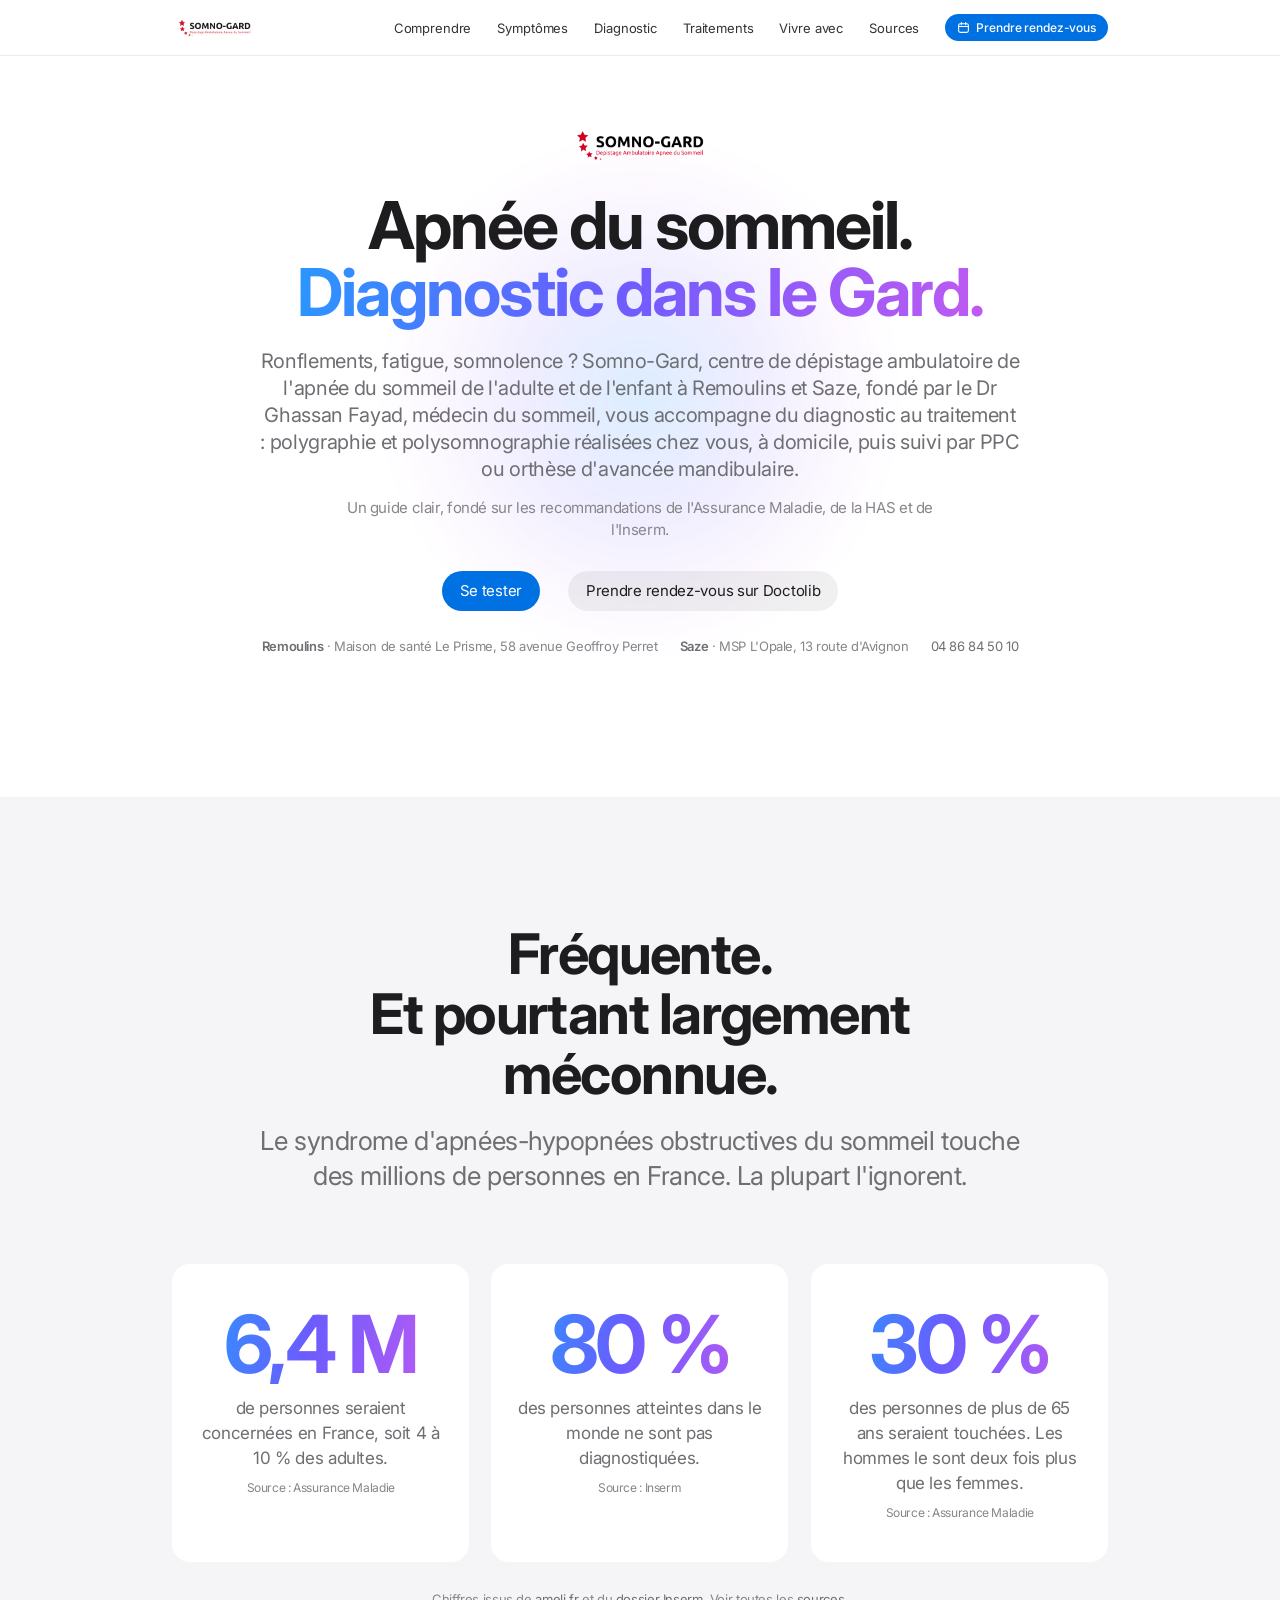
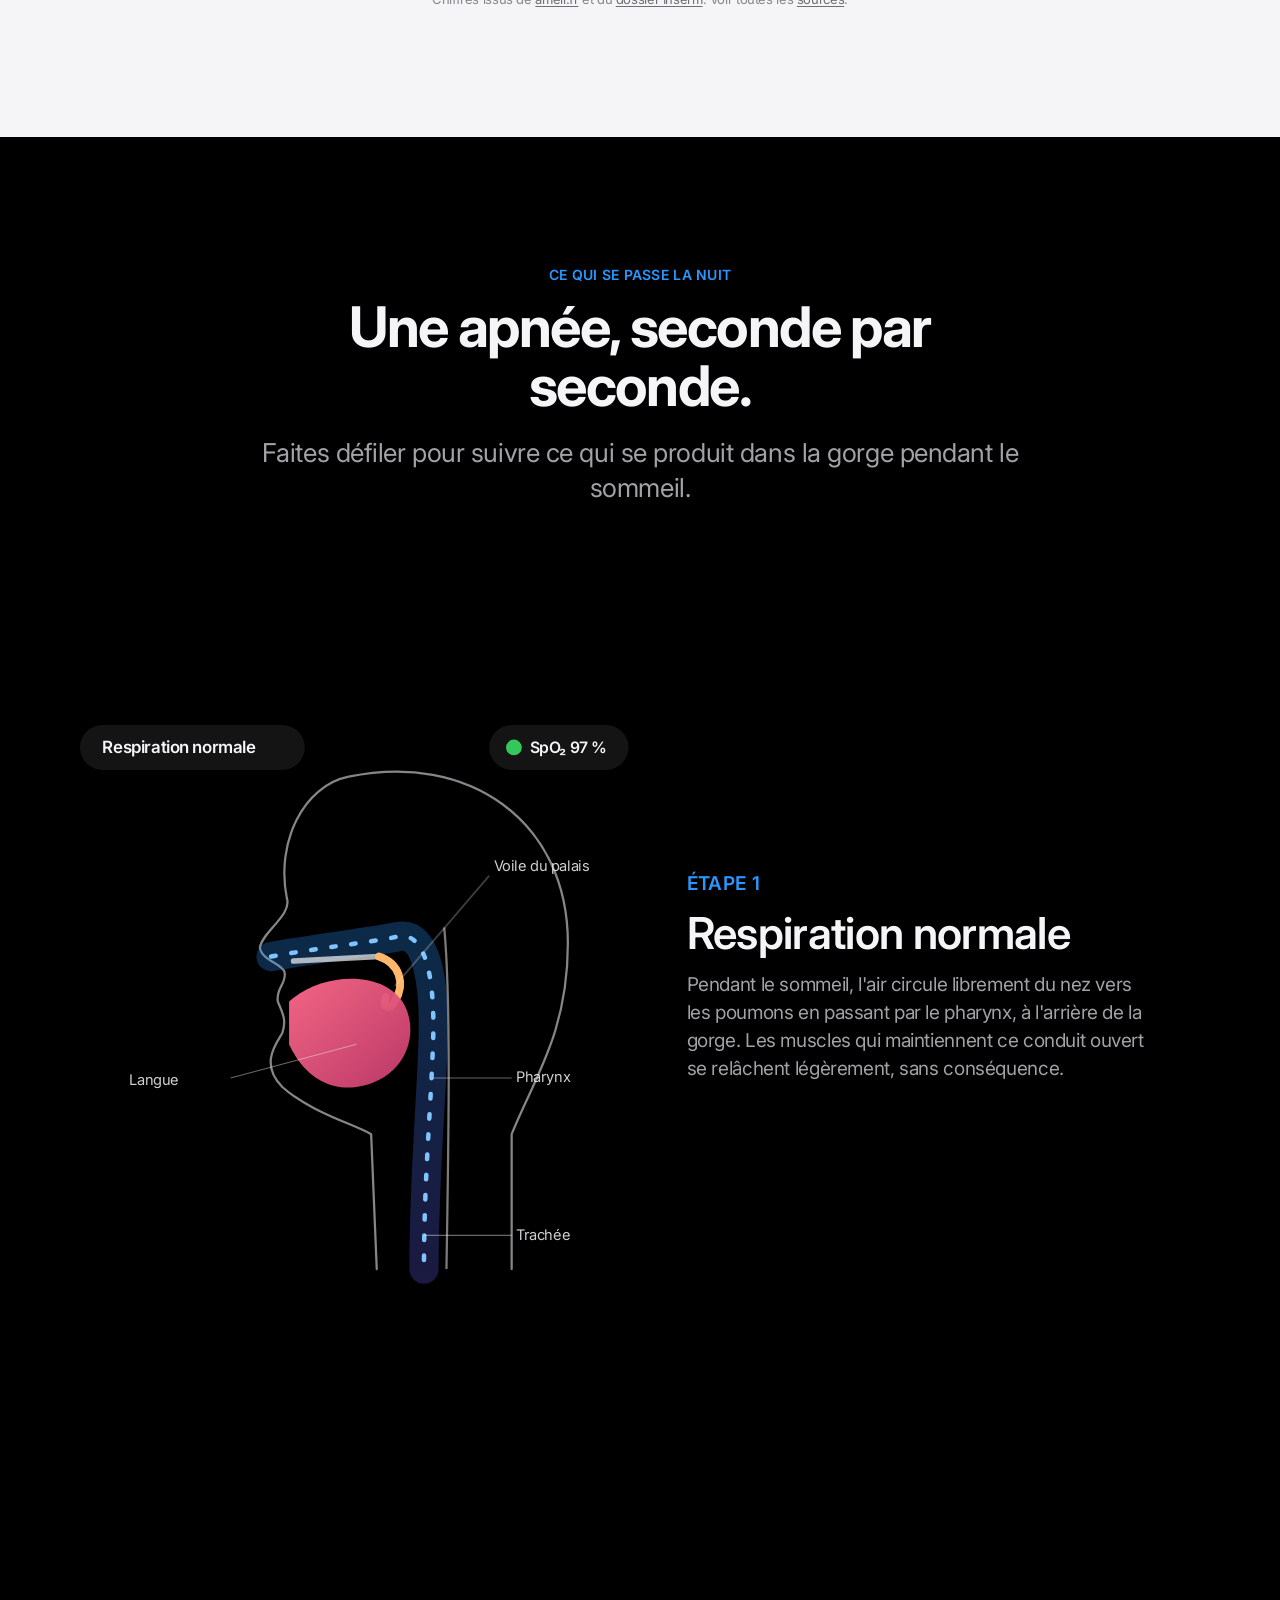
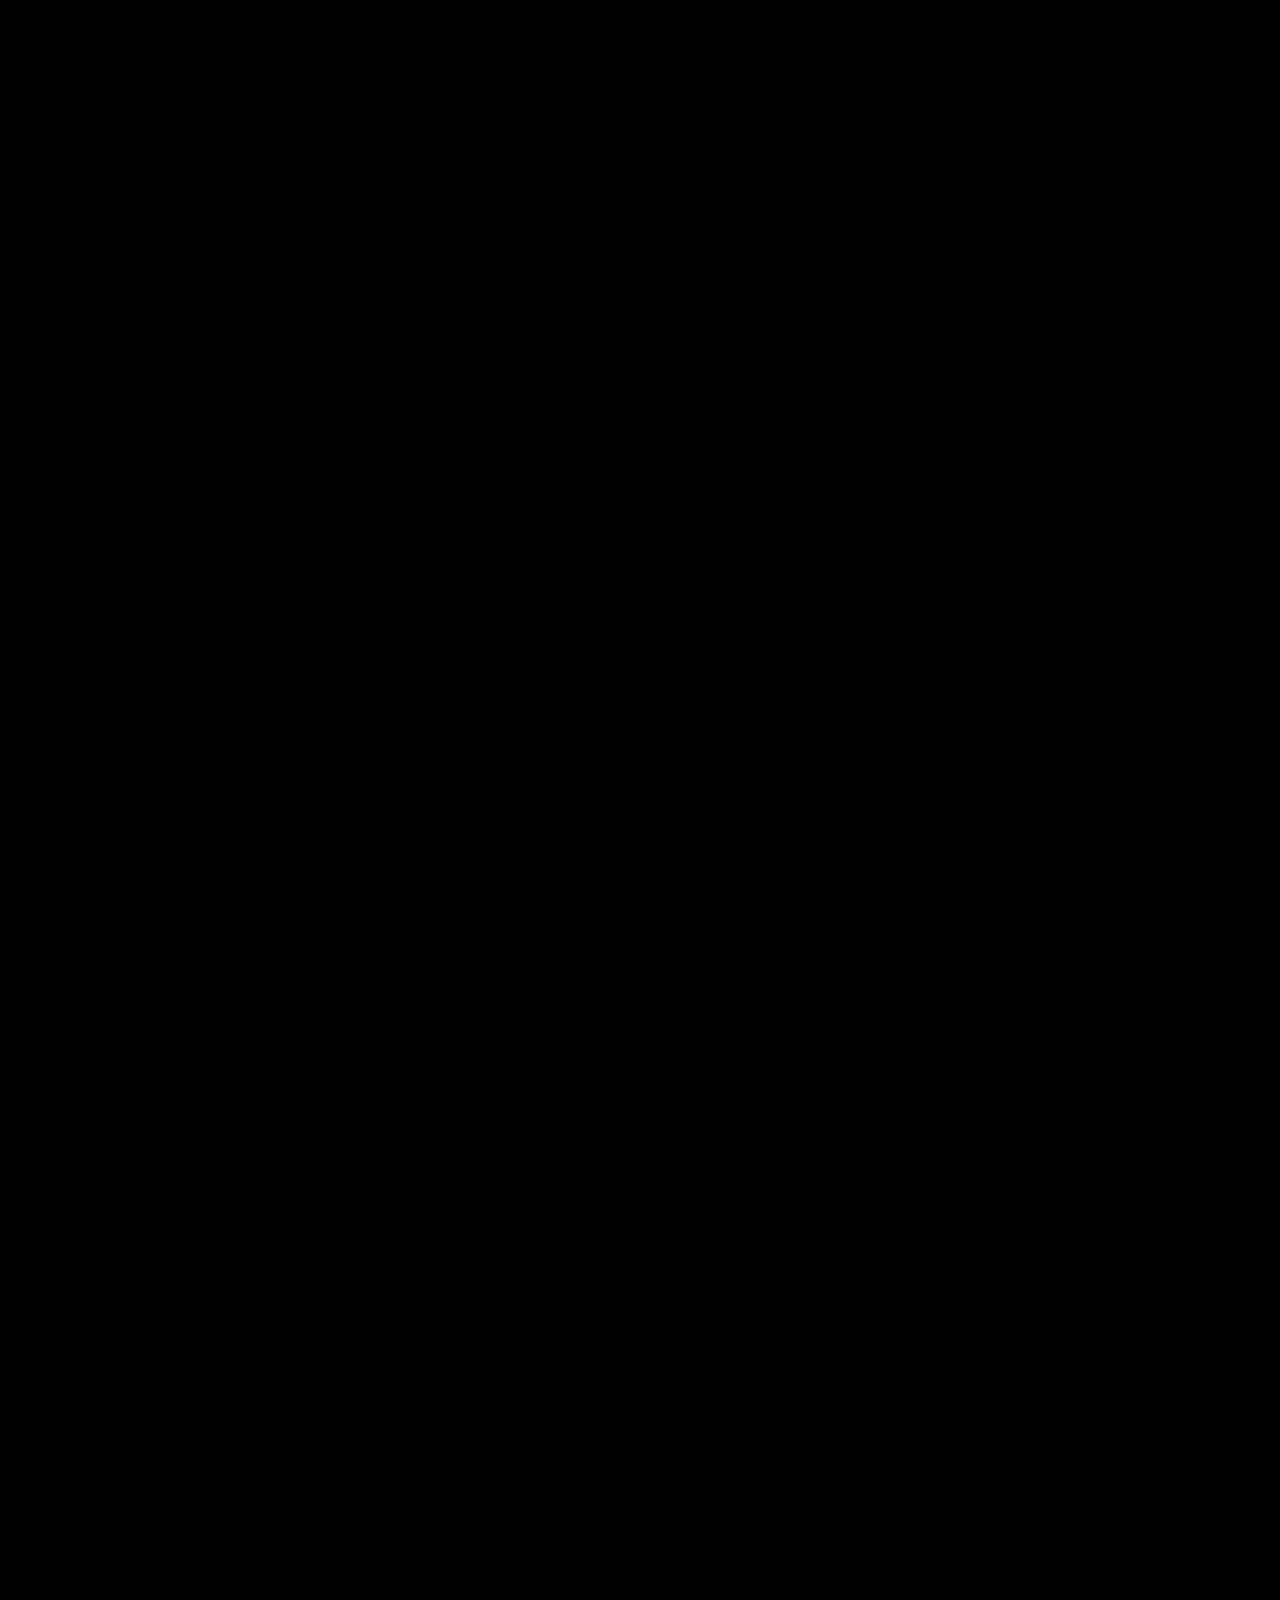
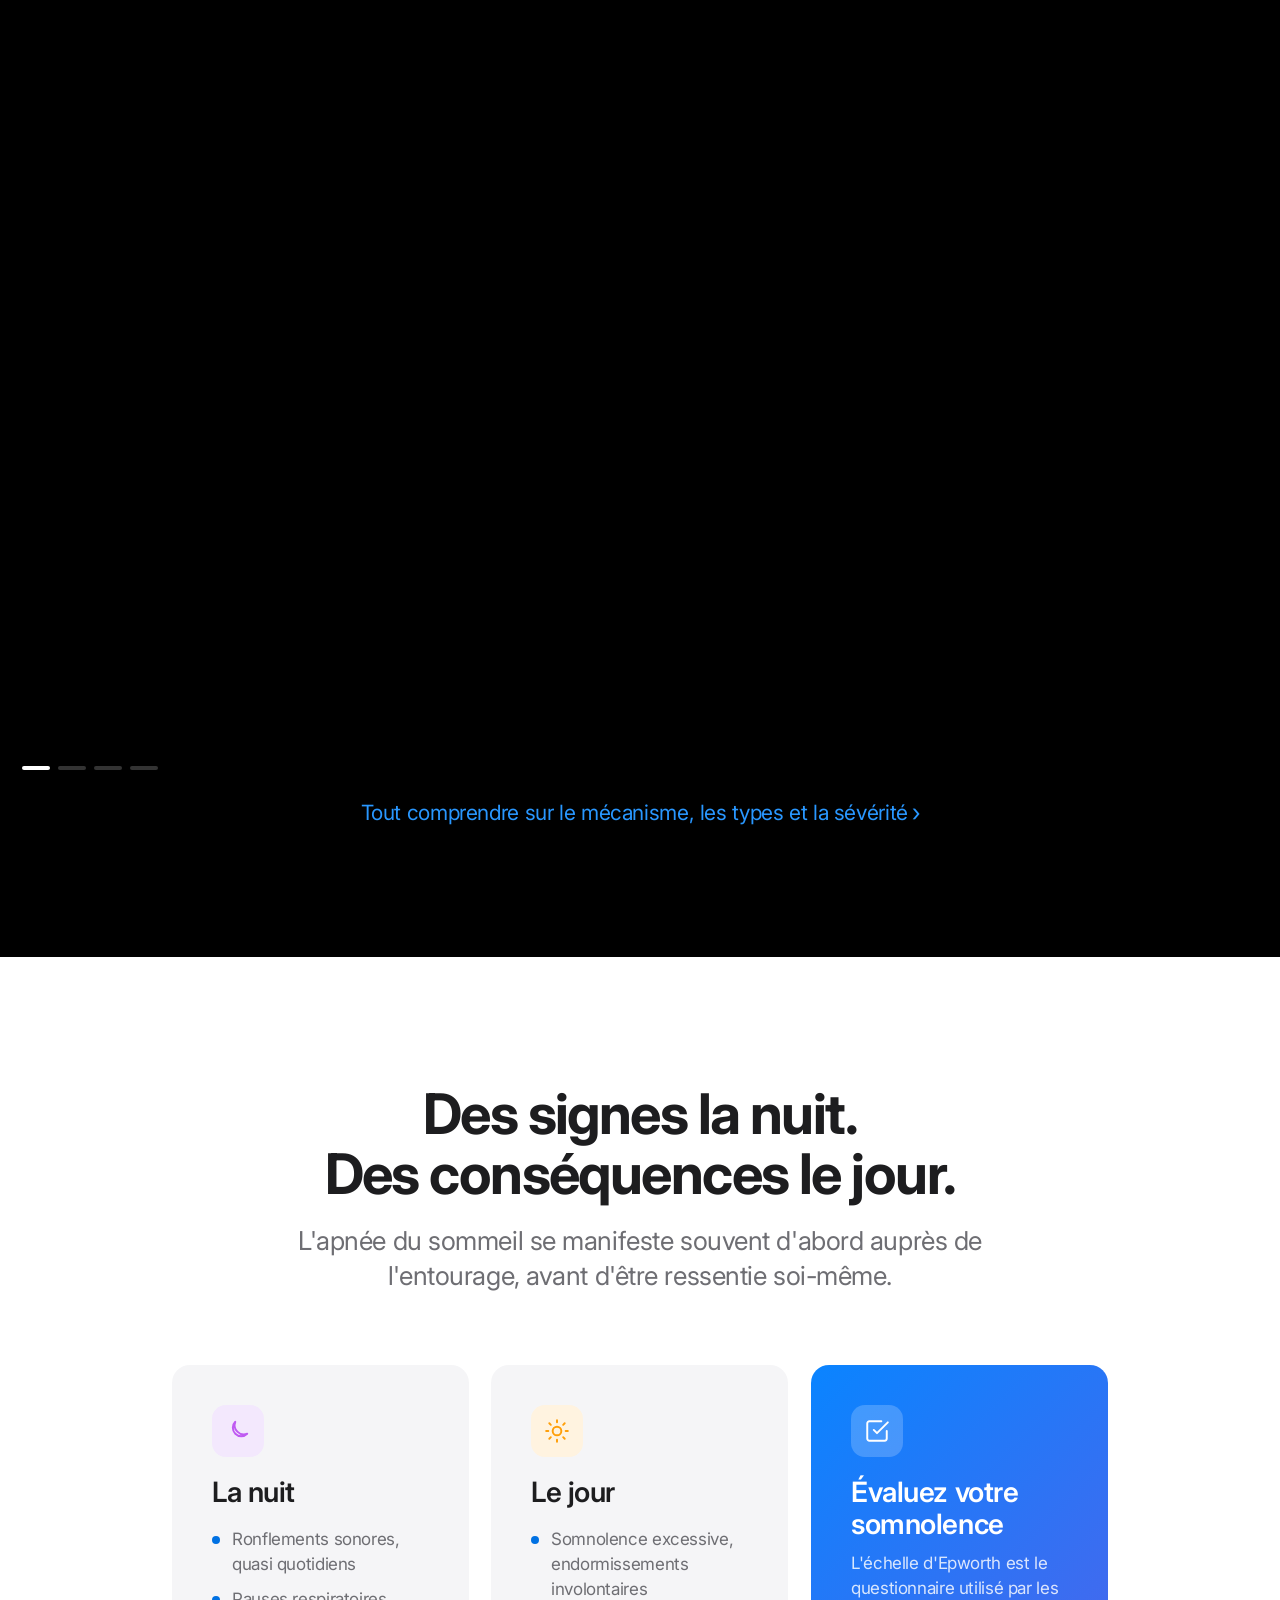
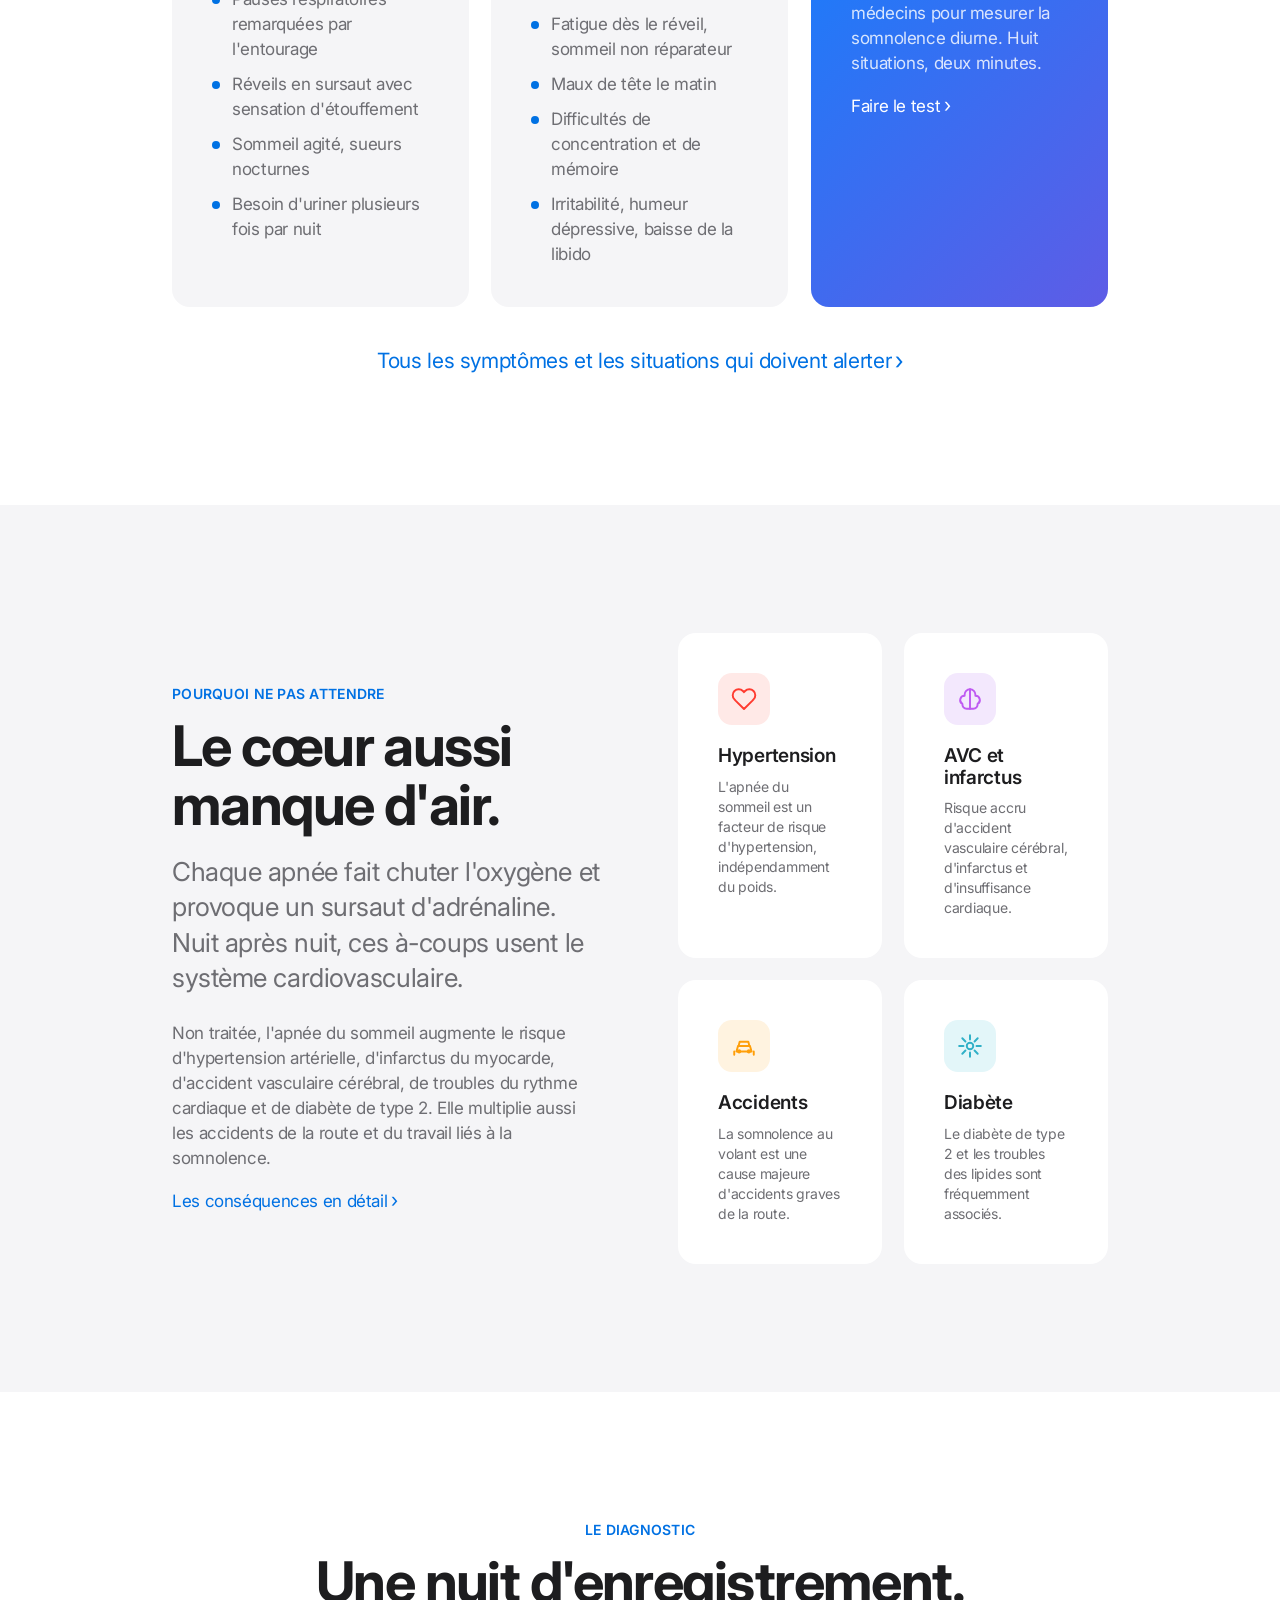
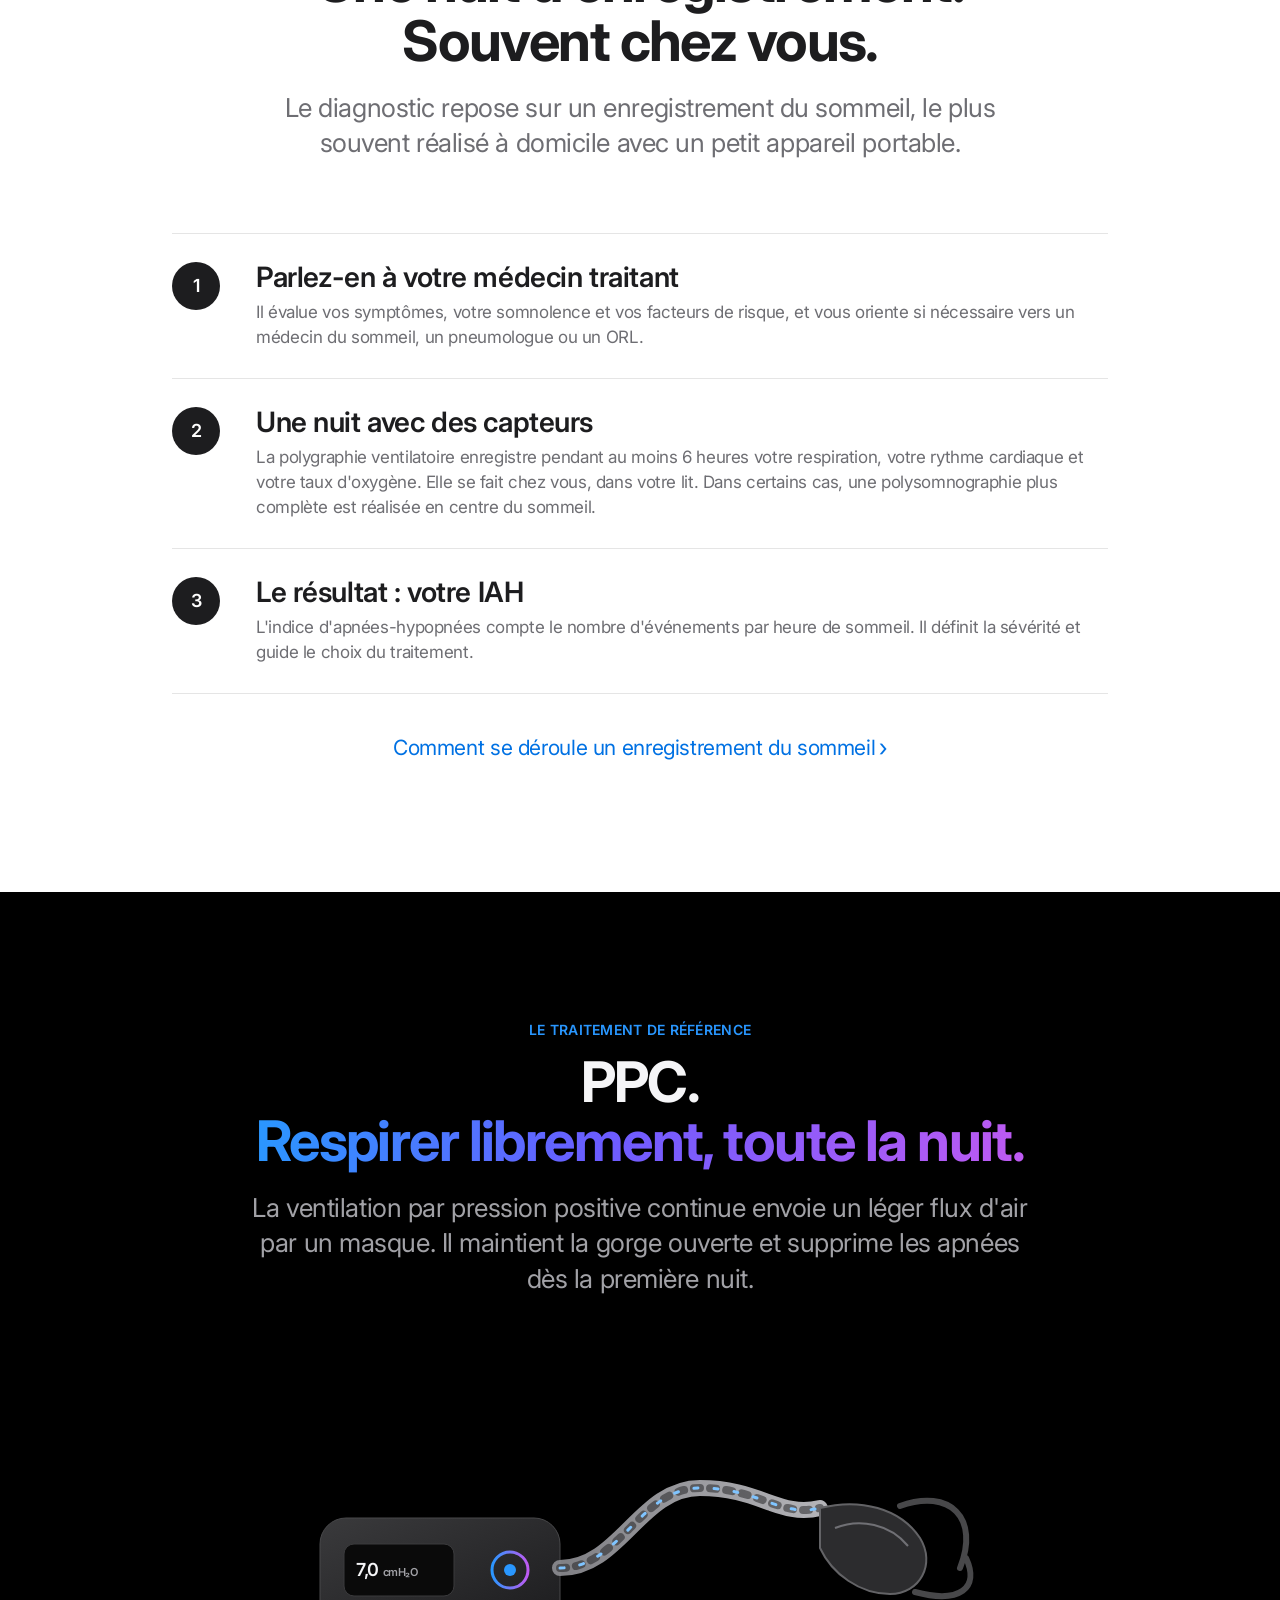
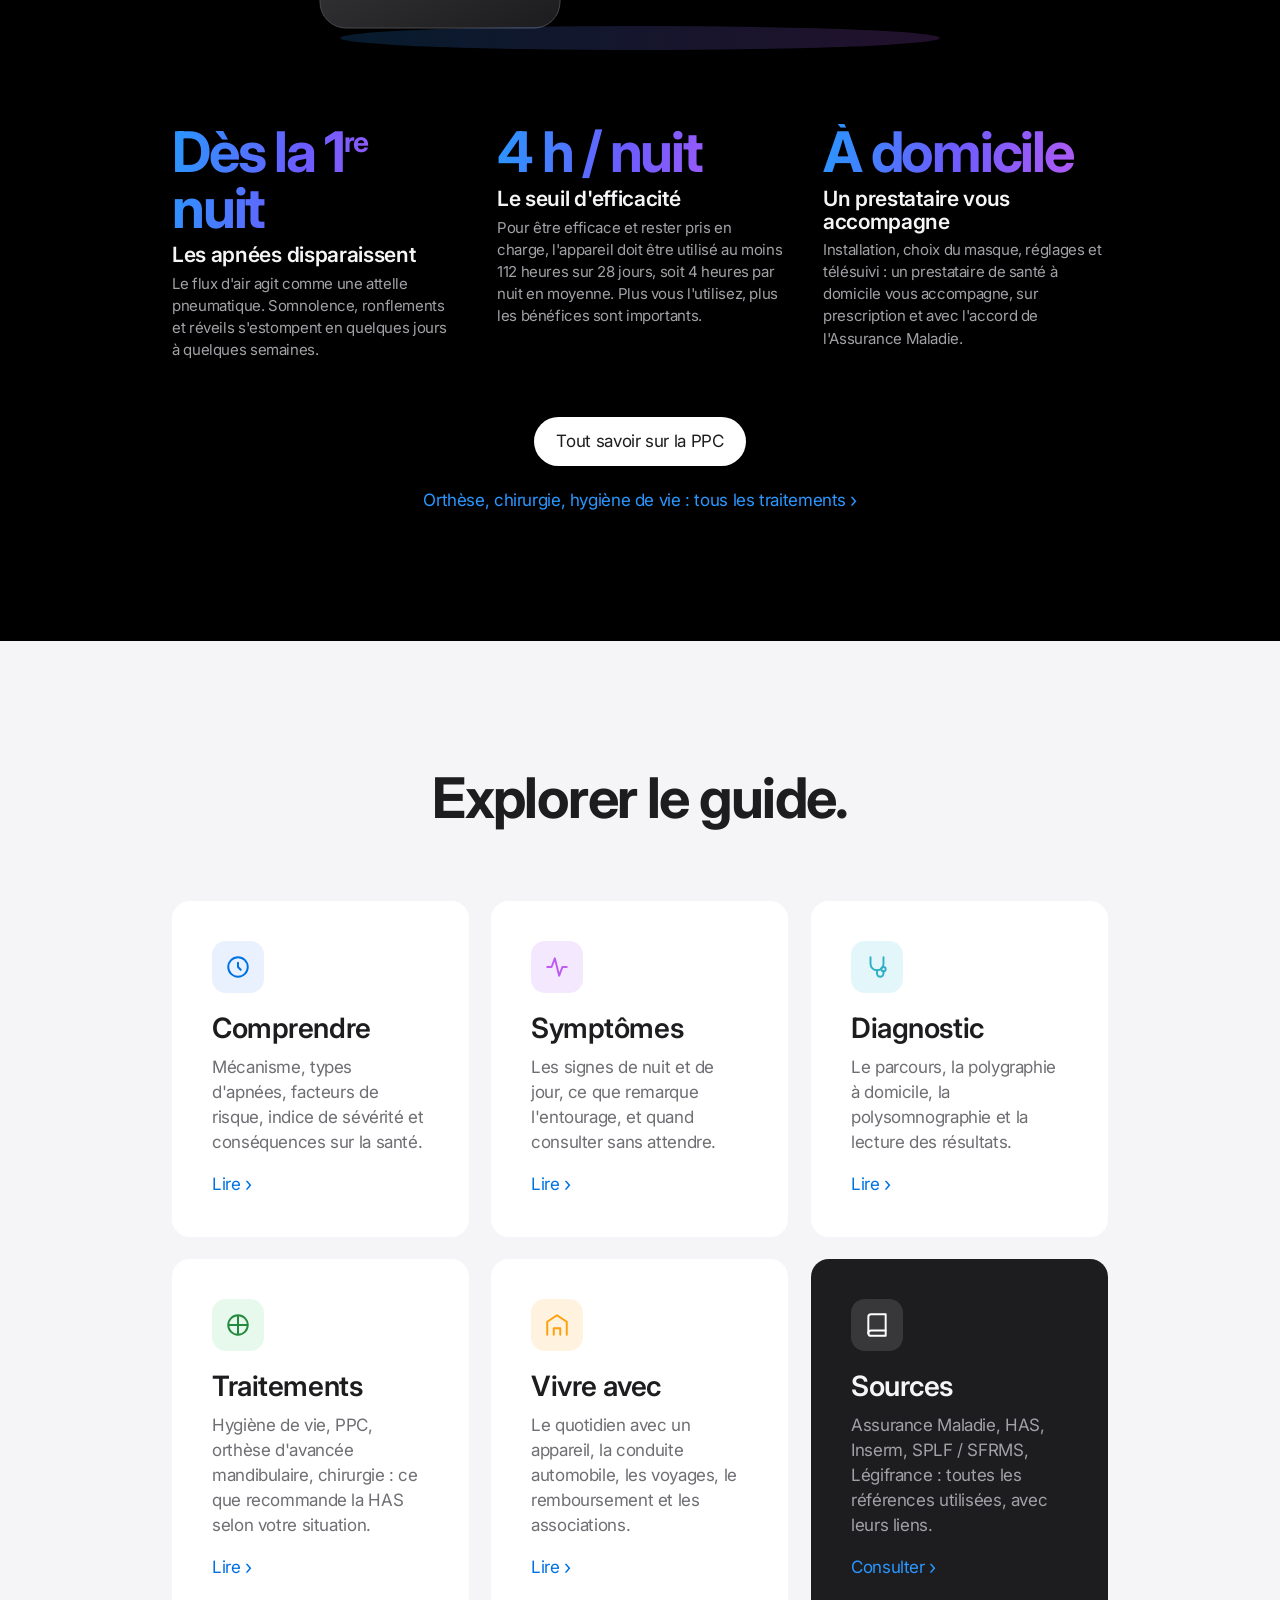
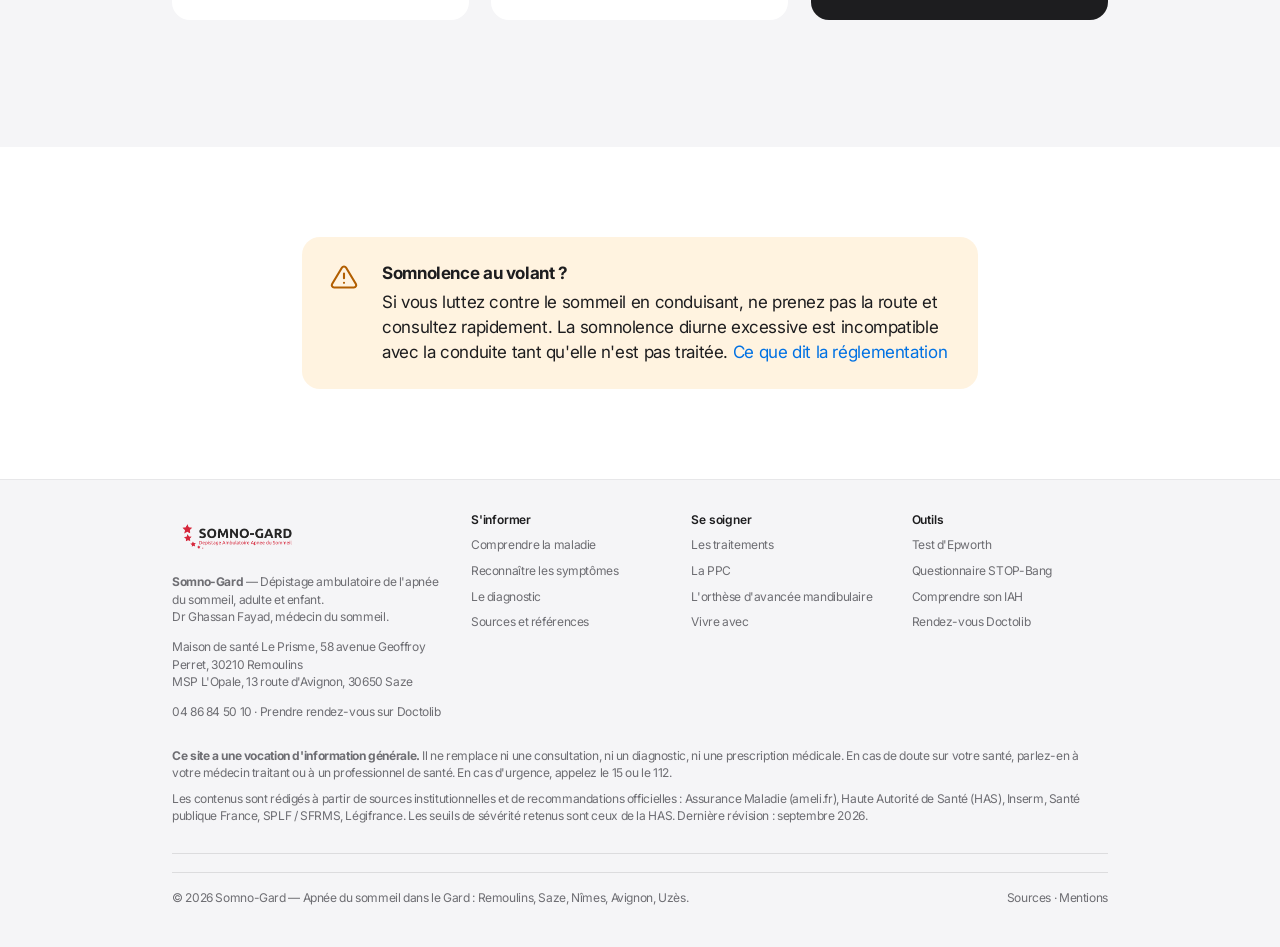
<file: index.html>
<!DOCTYPE html>
<html lang="fr">
<head>
  <meta charset="utf-8">
  <meta name="viewport" content="width=device-width, initial-scale=1">
  <title>Apnée du sommeil : diagnostic dans le Gard | Somno-Gard</title>
  <meta name="description" content="Ronflements, fatigue, somnolence ? Somno-Gard, centre de dépistage ambulatoire de l&#x27;apnée du sommeil à Remoulins et Saze (Gard), près de Nîmes, Avignon et Uzès. Polygraphie à domicile, PPC, orthèse. Dr Ghassan Fayad, médecin du sommeil. Rendez-vous sur Doctolib.">
  <meta name="theme-color" content="#ffffff">
  <link rel="preconnect" href="https://fonts.googleapis.com">
  <link rel="preconnect" href="https://fonts.gstatic.com" crossorigin>
  <link rel="stylesheet" href="https://fonts.googleapis.com/css2?family=Inter:wght@400;500;600;700&display=swap">
  <link rel="stylesheet" href="assets/css/style.css">
  <link rel="canonical" href="https://92cwv6fymm-cmd.github.io/Info/">
  <meta name="robots" content="index, follow, max-image-preview:large">
  <meta name="author" content="Somno-Gard – Dr Ghassan Fayad">
  <meta name="geo.region" content="FR-30">
  <meta name="geo.placename" content="Remoulins, Gard">
  <meta property="og:type" content="website">
  <meta property="og:site_name" content="Somno-Gard – Apnée du sommeil">
  <meta property="og:locale" content="fr_FR">
  <meta property="og:title" content="Apnée du sommeil : diagnostic dans le Gard | Somno-Gard">
  <meta property="og:description" content="Ronflements, fatigue, somnolence ? Somno-Gard, centre de dépistage ambulatoire de l&#x27;apnée du sommeil à Remoulins et Saze (Gard), près de Nîmes, Avignon et Uzès. Polygraphie à domicile, PPC, orthèse. Dr Ghassan Fayad, médecin du sommeil. Rendez-vous sur Doctolib.">
  <meta property="og:url" content="https://92cwv6fymm-cmd.github.io/Info/">
  <meta property="og:image" content="https://92cwv6fymm-cmd.github.io/Info/assets/img/logo-somno-gard.png">
  <meta property="og:image:alt" content="Logo Somno-Gard, dépistage ambulatoire de l'apnée du sommeil">
  <meta name="twitter:card" content="summary_large_image">
  <meta name="twitter:title" content="Apnée du sommeil : diagnostic dans le Gard | Somno-Gard">
  <meta name="twitter:description" content="Ronflements, fatigue, somnolence ? Somno-Gard, centre de dépistage ambulatoire de l&#x27;apnée du sommeil à Remoulins et Saze (Gard), près de Nîmes, Avignon et Uzès. Polygraphie à domicile, PPC, orthèse. Dr Ghassan Fayad, médecin du sommeil. Rendez-vous sur Doctolib.">
  <meta name="twitter:image" content="https://92cwv6fymm-cmd.github.io/Info/assets/img/logo-somno-gard.png">
  <script type="application/ld+json">{"@context": "https://schema.org", "@graph": [{"@type": "MedicalClinic", "@id": "https://92cwv6fymm-cmd.github.io/Info/#organisation", "name": "Somno-Gard", "alternateName": "Somno-Gard – Dépistage ambulatoire de l'apnée du sommeil", "description": "Centre de dépistage ambulatoire de l'apnée du sommeil de l'adulte et de l'enfant dans le Gard : polygraphie et polysomnographie à domicile, suivi des traitements par PPC et orthèse d'avancée mandibulaire.", "url": "https://92cwv6fymm-cmd.github.io/Info/", "logo": "https://92cwv6fymm-cmd.github.io/Info/assets/img/logo-somno-gard.png", "image": "https://92cwv6fymm-cmd.github.io/Info/assets/img/logo-somno-gard.png", "telephone": "+33486845010", "medicalSpecialty": "Médecine du sommeil", "address": {"@type": "PostalAddress", "streetAddress": "Maison de santé Le Prisme, 58 avenue Geoffroy Perret", "postalCode": "30210", "addressLocality": "Remoulins", "addressRegion": "Gard", "addressCountry": "FR"}, "location": [{"@type": "Place", "name": "Somno-Gard Remoulins", "address": {"@type": "PostalAddress", "streetAddress": "Maison de santé Le Prisme, 58 avenue Geoffroy Perret", "postalCode": "30210", "addressLocality": "Remoulins", "addressRegion": "Gard", "addressCountry": "FR"}}, {"@type": "Place", "name": "Centre du sommeil Somno-Gard Saze", "address": {"@type": "PostalAddress", "streetAddress": "MSP L'Opale, 13 route d'Avignon", "postalCode": "30650", "addressLocality": "Saze", "addressRegion": "Gard", "addressCountry": "FR"}}], "areaServed": ["Gard", "Vaucluse", "Remoulins", "Saze", "Nîmes", "Avignon", "Uzès", "Bagnols-sur-Cèze", "Beaucaire", "Villeneuve-lès-Avignon"], "founder": {"@id": "https://92cwv6fymm-cmd.github.io/Info/#medecin"}, "sameAs": ["https://www.doctolib.fr/cabinet-medical/remoulins/somno-gard-dr-ghassan-fayad", "https://somno-gard.fr/", "https://www.facebook.com/p/Somno-Gard-100092024403790/", "https://fr.linkedin.com/in/ghassan-fayad-somnogard"], "potentialAction": {"@type": "ReserveAction", "name": "Prendre rendez-vous", "target": {"@type": "EntryPoint", "urlTemplate": "https://www.doctolib.fr/cabinet-medical/remoulins/somno-gard-dr-ghassan-fayad", "inLanguage": "fr"}}}, {"@type": "Physician", "@id": "https://92cwv6fymm-cmd.github.io/Info/#medecin", "name": "Dr Ghassan Fayad", "honorificPrefix": "Dr", "medicalSpecialty": "Médecine du sommeil", "description": "Médecin du sommeil, dépistage et traitement des troubles respiratoires du sommeil de l'adulte et de l'enfant.", "worksFor": {"@id": "https://92cwv6fymm-cmd.github.io/Info/#organisation"}, "url": "https://www.doctolib.fr/cabinet-medical/remoulins/somno-gard-dr-ghassan-fayad", "telephone": "+33486845010"}, {"@type": "WebSite", "@id": "https://92cwv6fymm-cmd.github.io/Info/#site", "name": "Somno-Gard – Apnée du sommeil", "url": "https://92cwv6fymm-cmd.github.io/Info/", "inLanguage": "fr-FR", "publisher": {"@id": "https://92cwv6fymm-cmd.github.io/Info/#organisation"}}, {"@type": "MedicalWebPage", "@id": "https://92cwv6fymm-cmd.github.io/Info/#page", "url": "https://92cwv6fymm-cmd.github.io/Info/", "name": "Apnée du sommeil : diagnostic dans le Gard | Somno-Gard", "description": "Ronflements, fatigue, somnolence ? Somno-Gard, centre de dépistage ambulatoire de l'apnée du sommeil à Remoulins et Saze (Gard), près de Nîmes, Avignon et Uzès. Polygraphie à domicile, PPC, orthèse. Dr Ghassan Fayad, médecin du sommeil. Rendez-vous sur Doctolib.", "inLanguage": "fr-FR", "isPartOf": {"@id": "https://92cwv6fymm-cmd.github.io/Info/#site"}, "about": {"@type": "MedicalCondition", "name": "Syndrome d'apnées-hypopnées obstructives du sommeil", "alternateName": ["Apnée du sommeil", "SAHOS", "SAOS"]}, "audience": {"@type": "MedicalAudience", "audienceType": "Patient"}, "lastReviewed": "2026-09-07", "dateModified": "2026-09-07"}, {"@type": "BreadcrumbList", "itemListElement": [{"@type": "ListItem", "position": 1, "name": "Accueil", "item": "https://92cwv6fymm-cmd.github.io/Info/"}]}]}</script>
  <link rel="icon" href="assets/img/favicon.svg" type="image/svg+xml">
  <link rel="apple-touch-icon" href="assets/img/logo-somno-gard.png">
</head>
<body>
<header class="nav">
  <div class="nav__inner">
    <a class="nav__brand" href="index.html" aria-label="Somno-Gard — Accueil"><img src="assets/img/logo-somno-gard.png" alt="Somno-Gard, dépistage ambulatoire de l'apnée du sommeil" width="4096" height="1439"></a>
    <button class="nav__toggle" aria-label="Ouvrir le menu" aria-expanded="false" aria-controls="nav-links"><span></span><span></span><span></span></button>
    <ul class="nav__links" id="nav-links">
      <li><a href="comprendre.html">Comprendre</a></li>
      <li><a href="symptomes.html">Symptômes</a></li>
      <li><a href="diagnostic.html">Diagnostic</a></li>
      <li><a href="traitements.html">Traitements</a></li>
      <li><a href="vivre-avec.html">Vivre avec</a></li>
      <li><a href="sources.html">Sources</a></li>
      <li><a class="nav__cta" href="https://www.doctolib.fr/cabinet-medical/remoulins/somno-gard-dr-ghassan-fayad" target="_blank" rel="noopener"><svg viewBox="0 0 24 24" fill="none" stroke="currentColor" stroke-width="2" stroke-linecap="round" stroke-linejoin="round" aria-hidden="true"><rect x="3" y="5" width="18" height="16" rx="3"/><path d="M3 10h18M8 3v4M16 3v4"/></svg>Prendre rendez-vous</a></li>
    </ul>
  </div>
</header>
<div class="cta-float"><a href="https://www.doctolib.fr/cabinet-medical/remoulins/somno-gard-dr-ghassan-fayad" target="_blank" rel="noopener"><svg viewBox="0 0 24 24" fill="none" stroke="currentColor" stroke-width="2" stroke-linecap="round" stroke-linejoin="round" aria-hidden="true"><rect x="3" y="5" width="18" height="16" rx="3"/><path d="M3 10h18M8 3v4M16 3v4"/></svg>Prendre rendez-vous sur Doctolib</a></div>
<main>

  <!-- ================================================================ Héros -->
  <section class="hero hero--brand" aria-labelledby="hero-title">
    <div class="hero__visual" aria-hidden="true">
      <div class="breath"></div>
      <svg class="trace" viewBox="0 0 1600 160" preserveAspectRatio="none" aria-hidden="true">
        <defs><linearGradient id="traceGradient" x1="0" x2="1"><stop offset="0" stop-color="#2997ff" stop-opacity="0"/><stop offset="0.2" stop-color="#2997ff"/><stop offset="0.8" stop-color="#bf5af2"/><stop offset="1" stop-color="#bf5af2" stop-opacity="0"/></linearGradient></defs>
        <path d="M0,80 C40,80 40,30 80,30 C120,30 120,130 160,130 C200,130 200,30 240,30 C280,30 280,130 320,130 C360,130 360,30 400,30 C440,30 440,130 480,130 C520,130 520,80 560,80 L720,80 C760,80 760,20 800,20 C840,20 840,140 880,140 C920,140 920,30 960,30 C1000,30 1000,130 1040,130 C1080,130 1080,30 1120,30 C1160,30 1160,130 1200,130 C1240,130 1240,80 1280,80 L1600,80"/>
      </svg>
    </div>
    <div class="hero__content">
      <img class="logo logo--hero rise" src="assets/img/logo-somno-gard.png" alt="Somno-Gard, dépistage ambulatoire de l'apnée du sommeil dans le Gard" width="4096" height="1439" fetchpriority="high">
      <h1 id="hero-title" class="display rise" data-delay="1">Apnée du sommeil.<br><span class="gradient-text">Diagnostic dans le Gard.</span></h1>
      <p class="lead rise" data-delay="2">Ronflements, fatigue, somnolence ? Somno-Gard, centre de dépistage ambulatoire de l'apnée du sommeil de l'adulte et de l'enfant à Remoulins et Saze, fondé par le Dr Ghassan Fayad, médecin du sommeil, vous accompagne du diagnostic au traitement : polygraphie et polysomnographie réalisées chez vous, à domicile, puis suivi par PPC ou orthèse d'avancée mandibulaire.</p>
      <p class="hero__note rise" data-delay="2">Un guide clair, fondé sur les recommandations de l'Assurance Maladie, de la HAS et de l'Inserm.</p>
      <div class="cta-row rise" data-delay="3">
        <a class="btn btn--small" href="symptomes.html#epworth">Se tester</a>
        <a class="btn btn--small btn--secondary" href="https://www.doctolib.fr/cabinet-medical/remoulins/somno-gard-dr-ghassan-fayad" target="_blank" rel="noopener">Prendre rendez-vous sur Doctolib</a>
      </div>
      <p class="hero__meta rise" data-delay="4"><span><strong>Remoulins</strong> · Maison de santé Le Prisme, 58 avenue Geoffroy Perret</span><span><strong>Saze</strong> · MSP L'Opale, 13 route d'Avignon</span><span><a href="tel:+33486845010">04 86 84 50 10</a></span></p>
    </div>
      </section>

  <!-- ================================================================ Chiffres clés -->
  <section class="section section--alt" aria-labelledby="stats-title">
    <div class="container">
      <div class="section-head reveal">
        <h2 id="stats-title" class="headline">Fréquente.<br>Et pourtant largement méconnue.</h2>
        <p class="lead">Le syndrome d'apnées-hypopnées obstructives du sommeil touche des millions de personnes en France. La plupart l'ignorent.</p>
      </div>
      <div class="stats">
        <div class="card stat reveal" style="--d:0">
          <div class="stat__value gradient-text"><span data-count="6.4" data-decimals="1" data-suffix=" M">0</span></div>
          <div class="stat__label">de personnes seraient concernées en France, soit 4 à 10 % des adultes.</div>
          <div class="stat__source">Source : Assurance Maladie</div>
        </div>
        <div class="card stat reveal" style="--d:1">
          <div class="stat__value gradient-text"><span data-count="80" data-suffix=" %">0</span></div>
          <div class="stat__label">des personnes atteintes dans le monde ne sont pas diagnostiquées.</div>
          <div class="stat__source">Source : Inserm</div>
        </div>
        <div class="card stat reveal" style="--d:2">
          <div class="stat__value gradient-text"><span data-count="30" data-suffix=" %">0</span></div>
          <div class="stat__label">des personnes de plus de 65 ans seraient touchées. Les hommes le sont deux fois plus que les femmes.</div>
          <div class="stat__source">Source : Assurance Maladie</div>
        </div>
      </div>
      <p class="sources reveal">Chiffres issus de <a href="sources.html#ameli">ameli.fr</a> et du <a href="sources.html#inserm">dossier Inserm</a>. Voir toutes les <a href="sources.html">sources</a>.</p>
    </div>
  </section>


  <!-- ================================================================ Scrollytelling -->
  <section class="section--dark" aria-labelledby="scrolly-title">
    <div class="container" style="padding-top:clamp(80px,10vw,140px)">
      <div class="section-head reveal">
        <p class="eyebrow">Ce qui se passe la nuit</p>
        <h2 id="scrolly-title" class="headline">Une apnée, seconde par seconde.</h2>
        <p class="lead">Faites défiler pour suivre ce qui se produit dans la gorge pendant le sommeil.</p>
      </div>
    </div>
    <div class="scrolly">
      <div class="scrolly__sticky">
        <div class="scrolly__figure">
          <svg id="airway" viewBox="0 0 520 520" role="img" aria-labelledby="airway-title" xmlns="http://www.w3.org/2000/svg">
  <title id="airway-title">Coupe schématique de la tête montrant les voies aériennes supérieures, la langue et le voile du palais</title>
  <defs>
    <linearGradient id="airway-airway" x1="0" y1="0" x2="0" y2="1"><stop offset="0" stop-color="#2997ff"/><stop offset="1" stop-color="#5e5ce6"/></linearGradient>
    <linearGradient id="airway-tongue" x1="0" y1="0" x2="1" y2="1"><stop offset="0" stop-color="#ff6b8b"/><stop offset="1" stop-color="#c43b6d"/></linearGradient>
  </defs>
  <!-- Tête (profil) -->
  <path d="M255,62 C215,70 190,120 200,170 C205,185 178,200 176,214 C178,226 196,228 198,236 C200,246 190,250 192,262 C196,272 200,278 196,290 C190,300 176,318 196,338 C220,360 262,372 275,380 L280,500 M255,62 C360,40 450,100 450,210 C450,290 420,330 400,380 L400,500" fill="none" stroke="#f5f5f7" stroke-width="2" stroke-linecap="round" stroke-linejoin="round" opacity="0.55"/>
  <!-- Paroi postérieure du pharynx -->
  <path d="M340,196 C346,260 344,380 342,500" fill="none" stroke="#f5f5f7" stroke-width="2" opacity="0.5"/>
  <!-- Voies aériennes -->
  <path class="channel" d="M186,222 C230,214 270,210 300,204 C326,200 332,250 330,300 C328,360 322,420 322,500" fill="none" stroke="url(#airway-airway)" stroke-width="26" stroke-linecap="round" opacity="0.28"/>
  <path class="flow" d="M186,222 C230,214 270,210 300,204 C326,200 332,250 330,300 C328,360 322,420 322,500" fill="none" stroke="#7fc4ff" stroke-width="4" stroke-linecap="round"/>
  <!-- Palais osseux -->
  <path d="M206,226 L282,222" stroke="#f5f5f7" stroke-width="5" stroke-linecap="round" opacity="0.7"/>
  <!-- Voile du palais + luette -->
  <path class="palate" d="M282,222 C300,228 306,246 296,262 C292,270 284,268 288,258" fill="none" stroke="#ffb86b" stroke-width="7" stroke-linecap="round"/>
  <!-- Langue -->
  <path class="tongue" d="M202,262 C230,236 290,232 306,268 C318,296 302,332 262,338 C232,342 212,322 202,300 Z" fill="url(#airway-tongue)" opacity="0.95"/>
  <!-- Ronflement -->
  <g class="snore " fill="none" stroke="#ffd60a" stroke-width="3" stroke-linecap="round">
    <path d="M150,206 C142,214 142,230 150,238"/>
    <path d="M136,198 C124,212 124,232 136,246"/>
    <path d="M122,190 C106,210 106,234 122,254"/>
  </g>
  <!-- Légendes -->
  <g font-family="-apple-system, BlinkMacSystemFont, 'SF Pro Text', Inter, Helvetica, Arial, sans-serif" font-size="13" fill="#f5f5f7" opacity="0.85">
    <line x1="262" y1="300" x2="150" y2="330" stroke="#f5f5f7" stroke-width="1" opacity="0.5"/><text x="60" y="336">Langue</text>
    <line x1="296" y1="248" x2="380" y2="150" stroke="#f5f5f7" stroke-width="1" opacity="0.5"/><text x="384" y="146">Voile du palais</text>
    <line x1="330" y1="330" x2="400" y2="330" stroke="#f5f5f7" stroke-width="1" opacity="0.5"/><text x="404" y="334">Pharynx</text>
    <line x1="322" y1="470" x2="400" y2="470" stroke="#f5f5f7" stroke-width="1" opacity="0.5"/><text x="404" y="474">Trachée</text>
  </g>
  <!-- Indicateurs -->
  <g font-family="-apple-system, BlinkMacSystemFont, 'SF Pro Text', Inter, Helvetica, Arial, sans-serif">
    <rect x="16" y="16" width="200" height="40" rx="20" fill="#f5f5f7" opacity="0.08"/>
    <text class="status-text" x="36" y="41" font-size="15" font-weight="600" fill="#f5f5f7">Respiration normale</text>
    <rect x="380" y="16" width="124" height="40" rx="20" fill="#f5f5f7" opacity="0.08"/>
    <circle class="o2" cx="402" cy="36" r="7" fill="#34c759"/>
    <text class="o2-text" x="416" y="41" font-size="14" font-weight="600" fill="#f5f5f7">SpO₂ 97 %</text>
  </g>
</svg>

        </div>
        <div class="scrolly__steps">
          <div class="scrolly__step is-active">
            <p class="eyebrow">Étape 1</p>
            <h3>Respiration normale</h3>
            <p>Pendant le sommeil, l'air circule librement du nez vers les poumons en passant par le pharynx, à l'arrière de la gorge. Les muscles qui maintiennent ce conduit ouvert se relâchent légèrement, sans conséquence.</p>
          </div>
          <div class="scrolly__step">
            <p class="eyebrow">Étape 2</p>
            <h3>Le conduit se rétrécit</h3>
            <p>Chez certaines personnes, la langue et le voile du palais s'affaissent davantage vers l'arrière. L'air passe plus difficilement et fait vibrer les tissus : c'est le ronflement. Quand le débit diminue nettement, on parle d'hypopnée.</p>
          </div>
          <div class="scrolly__step">
            <p class="eyebrow">Étape 3</p>
            <h3>L'apnée</h3>
            <p>Le conduit se ferme complètement pendant au moins 10 secondes, parfois bien plus. Les efforts respiratoires continuent mais l'air ne passe plus : le taux d'oxygène dans le sang baisse.</p>
          </div>
          <div class="scrolly__step">
            <p class="eyebrow">Étape 4</p>
            <h3>Le micro-éveil</h3>
            <p>Le cerveau déclenche un bref éveil, dont vous n'avez pas conscience, pour rouvrir la gorge. La respiration reprend, souvent bruyamment. Répété des dizaines ou des centaines de fois par nuit, ce cycle fragmente le sommeil et fatigue le cœur.</p>
          </div>
        </div>
      </div>
      <div class="scrolly__progress" aria-hidden="true"><span class="is-active"></span><span></span><span></span><span></span></div>
    </div>
    <div class="container" style="padding-bottom:clamp(80px,10vw,140px)">
      <div class="cta reveal">
        <a class="link link--large" href="comprendre.html">Tout comprendre sur le mécanisme, les types et la sévérité</a>
      </div>
    </div>
  </section>

  <!-- ================================================================ Symptômes -->
  <section class="section" aria-labelledby="sym-title">
    <div class="container">
      <div class="section-head reveal">
        <h2 id="sym-title" class="headline">Des signes la nuit.<br>Des conséquences le jour.</h2>
        <p class="lead">L'apnée du sommeil se manifeste souvent d'abord auprès de l'entourage, avant d'être ressentie soi-même.</p>
      </div>
      <div class="grid grid--3">
        <article class="card reveal" style="--d:0">
          <div class="card__icon card__icon--violet"><svg viewBox="0 0 24 24" fill="none" stroke="currentColor" stroke-width="1.8" stroke-linecap="round" stroke-linejoin="round" aria-hidden="true"><path d="M20.5 14.5A8.5 8.5 0 0 1 9.5 3.5a7 7 0 1 0 11 11z"/></svg></div>
          <h3 class="subtitle">La nuit</h3>
          <ul class="card-list">
            <li>Ronflements sonores, quasi quotidiens</li>
            <li>Pauses respiratoires remarquées par l'entourage</li>
            <li>Réveils en sursaut avec sensation d'étouffement</li>
            <li>Sommeil agité, sueurs nocturnes</li>
            <li>Besoin d'uriner plusieurs fois par nuit</li>
          </ul>
        </article>
        <article class="card reveal" style="--d:1">
          <div class="card__icon card__icon--warn"><svg viewBox="0 0 24 24" fill="none" stroke="currentColor" stroke-width="1.8" stroke-linecap="round" stroke-linejoin="round" aria-hidden="true"><circle cx="12" cy="12" r="4"/><path d="M12 2v2M12 20v2M4.9 4.9l1.4 1.4M17.7 17.7l1.4 1.4M2 12h2M20 12h2M4.9 19.1l1.4-1.4M17.7 6.3l1.4-1.4"/></svg></div>
          <h3 class="subtitle">Le jour</h3>
          <ul class="card-list">
            <li>Somnolence excessive, endormissements involontaires</li>
            <li>Fatigue dès le réveil, sommeil non réparateur</li>
            <li>Maux de tête le matin</li>
            <li>Difficultés de concentration et de mémoire</li>
            <li>Irritabilité, humeur dépressive, baisse de la libido</li>
          </ul>
        </article>
        <article class="card card--accent reveal" style="--d:2">
          <div class="card__icon" style="background:rgba(255,255,255,.2);color:#fff"><svg viewBox="0 0 24 24" fill="none" stroke="currentColor" stroke-width="1.8" stroke-linecap="round" stroke-linejoin="round" aria-hidden="true"><path d="M9 11l3 3L22 4"/><path d="M21 12v7a2 2 0 0 1-2 2H5a2 2 0 0 1-2-2V5a2 2 0 0 1 2-2h11"/></svg></div>
          <h3 class="subtitle">Évaluez votre somnolence</h3>
          <p>L'échelle d'Epworth est le questionnaire utilisé par les médecins pour mesurer la somnolence diurne. Huit situations, deux minutes.</p>
          <p style="margin-top:18px"><a class="link" href="symptomes.html#epworth">Faire le test</a></p>
        </article>
      </div>
      <div class="cta reveal" style="margin-top:40px">
        <a class="link link--large" href="symptomes.html">Tous les symptômes et les situations qui doivent alerter</a>
      </div>
    </div>
  </section>

  <!-- ================================================================ Pourquoi traiter -->
  <section class="section section--alt" aria-labelledby="why-title">
    <div class="container">
      <div class="split">
        <div class="reveal reveal--left">
          <p class="eyebrow">Pourquoi ne pas attendre</p>
          <h2 id="why-title" class="headline">Le cœur aussi<br>manque d'air.</h2>
          <p class="lead" style="margin-top:18px">Chaque apnée fait chuter l'oxygène et provoque un sursaut d'adrénaline. Nuit après nuit, ces à-coups usent le système cardiovasculaire.</p>
          <p style="margin-top:18px;color:var(--text-2)">Non traitée, l'apnée du sommeil augmente le risque d'hypertension artérielle, d'infarctus du myocarde, d'accident vasculaire cérébral, de troubles du rythme cardiaque et de diabète de type 2. Elle multiplie aussi les accidents de la route et du travail liés à la somnolence.</p>
          <p style="margin-top:18px"><a class="link" href="comprendre.html#consequences">Les conséquences en détail</a></p>
        </div>
        <div class="reveal reveal--right">
          <div class="grid grid--2">
            <div class="card card--flat">
              <div class="card__icon card__icon--danger"><svg viewBox="0 0 24 24" fill="none" stroke="currentColor" stroke-width="1.8" stroke-linecap="round" stroke-linejoin="round" aria-hidden="true"><path d="M20.8 4.6a5.5 5.5 0 0 0-7.8 0L12 5.7l-1-1.1a5.5 5.5 0 0 0-7.8 7.8l1 1.1L12 21.2l7.8-7.7 1-1.1a5.5 5.5 0 0 0 0-7.8z"/></svg></div>
              <h3 class="subtitle" style="font-size:19px">Hypertension</h3>
              <p class="small">L'apnée du sommeil est un facteur de risque d'hypertension, indépendamment du poids.</p>
            </div>
            <div class="card card--flat">
              <div class="card__icon card__icon--violet"><svg viewBox="0 0 24 24" fill="none" stroke="currentColor" stroke-width="1.8" stroke-linecap="round" stroke-linejoin="round" aria-hidden="true"><path d="M12 3a5 5 0 0 0-5 5v1a4 4 0 0 0-2 7.5A4 4 0 0 0 9 21h6a4 4 0 0 0 4-4.5A4 4 0 0 0 17 9V8a5 5 0 0 0-5-5z"/><path d="M12 3v18"/></svg></div>
              <h3 class="subtitle" style="font-size:19px">AVC et infarctus</h3>
              <p class="small">Risque accru d'accident vasculaire cérébral, d'infarctus et d'insuffisance cardiaque.</p>
            </div>
            <div class="card card--flat">
              <div class="card__icon card__icon--warn"><svg viewBox="0 0 24 24" fill="none" stroke="currentColor" stroke-width="1.8" stroke-linecap="round" stroke-linejoin="round" aria-hidden="true"><path d="M5 17h14l-1.5-5h-11z"/><path d="M3 17v3M21 17v3M7 12l1-4h8l1 4"/><circle cx="7.5" cy="17" r="1"/><circle cx="16.5" cy="17" r="1"/></svg></div>
              <h3 class="subtitle" style="font-size:19px">Accidents</h3>
              <p class="small">La somnolence au volant est une cause majeure d'accidents graves de la route.</p>
            </div>
            <div class="card card--flat">
              <div class="card__icon card__icon--teal"><svg viewBox="0 0 24 24" fill="none" stroke="currentColor" stroke-width="1.8" stroke-linecap="round" stroke-linejoin="round" aria-hidden="true"><path d="M12 2v4M12 18v4M4.9 4.9l2.9 2.9M16.2 16.2l2.9 2.9M2 12h4M18 12h4M4.9 19.1l2.9-2.9M16.2 7.8l2.9-2.9"/><circle cx="12" cy="12" r="3"/></svg></div>
              <h3 class="subtitle" style="font-size:19px">Diabète</h3>
              <p class="small">Le diabète de type 2 et les troubles des lipides sont fréquemment associés.</p>
            </div>
          </div>
        </div>
      </div>
    </div>
  </section>

  <!-- ================================================================ Diagnostic -->
  <section class="section" aria-labelledby="dx-title">
    <div class="container">
      <div class="section-head reveal">
        <p class="eyebrow">Le diagnostic</p>
        <h2 id="dx-title" class="headline">Une nuit d'enregistrement.<br>Souvent chez vous.</h2>
        <p class="lead">Le diagnostic repose sur un enregistrement du sommeil, le plus souvent réalisé à domicile avec un petit appareil portable.</p>
      </div>
      <div class="steps reveal">
        <div class="step"><div class="step__num" aria-hidden="true"></div><div><h3 class="subtitle">Parlez-en à votre médecin traitant</h3><p>Il évalue vos symptômes, votre somnolence et vos facteurs de risque, et vous oriente si nécessaire vers un médecin du sommeil, un pneumologue ou un ORL.</p></div></div>
        <div class="step"><div class="step__num" aria-hidden="true"></div><div><h3 class="subtitle">Une nuit avec des capteurs</h3><p>La polygraphie ventilatoire enregistre pendant au moins 6 heures votre respiration, votre rythme cardiaque et votre taux d'oxygène. Elle se fait chez vous, dans votre lit. Dans certains cas, une polysomnographie plus complète est réalisée en centre du sommeil.</p></div></div>
        <div class="step"><div class="step__num" aria-hidden="true"></div><div><h3 class="subtitle">Le résultat : votre IAH</h3><p>L'indice d'apnées-hypopnées compte le nombre d'événements par heure de sommeil. Il définit la sévérité et guide le choix du traitement.</p></div></div>
      </div>
      <div class="cta reveal" style="margin-top:40px">
        <a class="link link--large" href="diagnostic.html">Comment se déroule un enregistrement du sommeil</a>
      </div>
    </div>
  </section>

  <!-- ================================================================ PPC -->
  <section class="section section--dark product" aria-labelledby="ppc-title" id="ppc">
    <div class="container">
      <div class="section-head reveal">
        <p class="eyebrow">Le traitement de référence</p>
        <h2 id="ppc-title" class="headline">PPC.<br><span class="gradient-text">Respirer librement, toute la nuit.</span></h2>
        <p class="lead">La ventilation par pression positive continue envoie un léger flux d'air par un masque. Il maintient la gorge ouverte et supprime les apnées dès la première nuit.</p>
      </div>
      <div class="product__art reveal reveal--scale" aria-hidden="true">
        <svg viewBox="0 0 760 300" xmlns="http://www.w3.org/2000/svg">
          <defs>
            <linearGradient id="dev" x1="0" y1="0" x2="1" y2="1"><stop offset="0" stop-color="#3a3a3c"/><stop offset="1" stop-color="#1c1c1e"/></linearGradient>
            <linearGradient id="glow" x1="0" x2="1"><stop offset="0" stop-color="#2997ff"/><stop offset="1" stop-color="#bf5af2"/></linearGradient>
            <linearGradient id="tube" x1="0" y1="0" x2="1" y2="0"><stop offset="0" stop-color="#8e8e93"/><stop offset="1" stop-color="#c7c7cc"/></linearGradient>
          </defs>
          <!-- Appareil -->
          <rect x="60" y="150" width="240" height="110" rx="26" fill="url(#dev)" stroke="#48484a"/>
          <rect x="84" y="176" width="110" height="52" rx="10" fill="#0a0a0a" stroke="#3a3a3c"/>
          <text x="96" y="208" font-family="-apple-system, BlinkMacSystemFont, Inter, Helvetica, Arial, sans-serif" font-size="18" font-weight="600" fill="#f5f5f7">7,0 <tspan font-size="11" fill="#a1a1a6">cmH₂O</tspan></text>
          <circle cx="250" cy="202" r="18" fill="none" stroke="url(#glow)" stroke-width="3"/>
          <circle cx="250" cy="202" r="6" fill="#2997ff"/>
          <!-- Tuyau -->
          <path d="M300,200 C360,200 380,120 440,120 C500,120 520,150 560,140" fill="none" stroke="url(#tube)" stroke-width="16" stroke-linecap="round" opacity="0.9"/>
          <path d="M300,200 C360,200 380,120 440,120 C500,120 520,150 560,140" fill="none" stroke="#1c1c1e" stroke-width="8" stroke-linecap="round" stroke-dasharray="6 10" opacity="0.5"/>
          <!-- Flux d'air -->
          <path d="M300,200 C360,200 380,120 440,120 C500,120 520,150 560,140" fill="none" stroke="#7fc4ff" stroke-width="3" stroke-linecap="round" stroke-dasharray="4 16" style="animation: flow 1.2s linear infinite"/>
          <!-- Masque -->
          <path d="M560,140 C600,130 640,140 660,170 C676,196 660,226 630,226 C600,226 572,206 560,180 Z" fill="#2c2c2e" stroke="#636366" stroke-width="2"/>
          <path d="M575,160 C600,150 630,156 648,178" fill="none" stroke="#8e8e93" stroke-width="2" opacity="0.7"/>
          <!-- Sangles -->
          <path d="M640,138 C690,120 720,150 700,200" fill="none" stroke="#48484a" stroke-width="6" stroke-linecap="round"/>
          <path d="M655,224 C700,236 720,220 706,190" fill="none" stroke="#48484a" stroke-width="6" stroke-linecap="round"/>
          <!-- Halo -->
          <ellipse cx="380" cy="270" rx="300" ry="12" fill="url(#glow)" opacity="0.18"/>
        </svg>
      </div>
      <div class="features">
        <div class="feature reveal" style="--d:0"><div class="feature__big gradient-text">Dès la 1<sup style="font-size:.5em">re</sup> nuit</div><h3>Les apnées disparaissent</h3><p>Le flux d'air agit comme une attelle pneumatique. Somnolence, ronflements et réveils s'estompent en quelques jours à quelques semaines.</p></div>
        <div class="feature reveal" style="--d:1"><div class="feature__big gradient-text">4 h / nuit</div><h3>Le seuil d'efficacité</h3><p>Pour être efficace et rester pris en charge, l'appareil doit être utilisé au moins 112 heures sur 28 jours, soit 4 heures par nuit en moyenne. Plus vous l'utilisez, plus les bénéfices sont importants.</p></div>
        <div class="feature reveal" style="--d:2"><div class="feature__big gradient-text">À domicile</div><h3>Un prestataire vous accompagne</h3><p>Installation, choix du masque, réglages et télésuivi : un prestataire de santé à domicile vous accompagne, sur prescription et avec l'accord de l'Assurance Maladie.</p></div>
      </div>
      <div class="cta reveal" style="margin-top:56px">
        <a class="btn btn--light" href="traitements.html#ppc">Tout savoir sur la PPC</a>
        <p style="margin-top:22px"><a class="link" href="traitements.html">Orthèse, chirurgie, hygiène de vie : tous les traitements</a></p>
      </div>
    </div>
  </section>

  <!-- ================================================================ Bento : explorer -->
  <section class="section section--alt" aria-labelledby="explore-title">
    <div class="container">
      <div class="section-head reveal">
        <h2 id="explore-title" class="headline">Explorer le guide.</h2>
      </div>
      <div class="grid grid--3">
        <a class="card reveal" href="comprendre.html" style="--d:0;color:inherit;text-decoration:none">
          <div class="card__icon"><svg viewBox="0 0 24 24" fill="none" stroke="currentColor" stroke-width="1.8" stroke-linecap="round" stroke-linejoin="round" aria-hidden="true"><circle cx="12" cy="12" r="9"/><path d="M12 8v4l2.5 2.5"/></svg></div>
          <h3 class="subtitle">Comprendre</h3>
          <p>Mécanisme, types d'apnées, facteurs de risque, indice de sévérité et conséquences sur la santé.</p>
          <p style="margin-top:14px"><span class="link">Lire</span></p>
        </a>
        <a class="card reveal" href="symptomes.html" style="--d:1;color:inherit;text-decoration:none">
          <div class="card__icon card__icon--violet"><svg viewBox="0 0 24 24" fill="none" stroke="currentColor" stroke-width="1.8" stroke-linecap="round" stroke-linejoin="round" aria-hidden="true"><path d="M3 12h4l3-8 4 16 3-8h4"/></svg></div>
          <h3 class="subtitle">Symptômes</h3>
          <p>Les signes de nuit et de jour, ce que remarque l'entourage, et quand consulter sans attendre.</p>
          <p style="margin-top:14px"><span class="link">Lire</span></p>
        </a>
        <a class="card reveal" href="diagnostic.html" style="--d:2;color:inherit;text-decoration:none">
          <div class="card__icon card__icon--teal"><svg viewBox="0 0 24 24" fill="none" stroke="currentColor" stroke-width="1.8" stroke-linecap="round" stroke-linejoin="round" aria-hidden="true"><path d="M6 3v6a6 6 0 0 0 12 0V3"/><path d="M12 15v3a3 3 0 0 0 6 0v-2"/><circle cx="18" cy="14" r="2"/></svg></div>
          <h3 class="subtitle">Diagnostic</h3>
          <p>Le parcours, la polygraphie à domicile, la polysomnographie et la lecture des résultats.</p>
          <p style="margin-top:14px"><span class="link">Lire</span></p>
        </a>
        <a class="card reveal" href="traitements.html" style="--d:0;color:inherit;text-decoration:none">
          <div class="card__icon card__icon--ok"><svg viewBox="0 0 24 24" fill="none" stroke="currentColor" stroke-width="1.8" stroke-linecap="round" stroke-linejoin="round" aria-hidden="true"><path d="M4 12h16M12 4v16"/><circle cx="12" cy="12" r="9"/></svg></div>
          <h3 class="subtitle">Traitements</h3>
          <p>Hygiène de vie, PPC, orthèse d'avancée mandibulaire, chirurgie : ce que recommande la HAS selon votre situation.</p>
          <p style="margin-top:14px"><span class="link">Lire</span></p>
        </a>
        <a class="card reveal" href="vivre-avec.html" style="--d:1;color:inherit;text-decoration:none">
          <div class="card__icon card__icon--warn"><svg viewBox="0 0 24 24" fill="none" stroke="currentColor" stroke-width="1.8" stroke-linecap="round" stroke-linejoin="round" aria-hidden="true"><path d="M3 21V9l9-6 9 6v12"/><path d="M9 21v-6h6v6"/></svg></div>
          <h3 class="subtitle">Vivre avec</h3>
          <p>Le quotidien avec un appareil, la conduite automobile, les voyages, le remboursement et les associations.</p>
          <p style="margin-top:14px"><span class="link">Lire</span></p>
        </a>
        <a class="card card--dark reveal" href="sources.html" style="--d:2;text-decoration:none">
          <div class="card__icon" style="background:rgba(255,255,255,.12);color:#fff"><svg viewBox="0 0 24 24" fill="none" stroke="currentColor" stroke-width="1.8" stroke-linecap="round" stroke-linejoin="round" aria-hidden="true"><path d="M4 19.5A2.5 2.5 0 0 1 6.5 17H20"/><path d="M6.5 2H20v20H6.5A2.5 2.5 0 0 1 4 19.5v-15A2.5 2.5 0 0 1 6.5 2z"/></svg></div>
          <h3 class="subtitle">Sources</h3>
          <p>Assurance Maladie, HAS, Inserm, SPLF / SFRMS, Légifrance : toutes les références utilisées, avec leurs liens.</p>
          <p style="margin-top:14px"><span class="link" style="color:#2997ff">Consulter</span></p>
        </a>
      </div>
    </div>
  </section>

  <!-- ================================================================ Alerte -->
  <section class="section section--tight" aria-label="Quand consulter">
    <div class="container container--narrow">
      <div class="callout callout--warn reveal">
        <svg viewBox="0 0 24 24" fill="none" stroke="currentColor" stroke-width="1.8" stroke-linecap="round" stroke-linejoin="round" aria-hidden="true"><path d="M10.3 3.9L1.8 18a2 2 0 0 0 1.7 3h17a2 2 0 0 0 1.7-3L13.7 3.9a2 2 0 0 0-3.4 0z"/><path d="M12 9v4M12 17h.01"/></svg>
        <p><strong>Somnolence au volant ?</strong> Si vous luttez contre le sommeil en conduisant, ne prenez pas la route et consultez rapidement. La somnolence diurne excessive est incompatible avec la conduite tant qu'elle n'est pas traitée. <a href="vivre-avec.html#conduite">Ce que dit la réglementation</a></p>
      </div>
    </div>
  </section>

</main>
<footer class="footer">
  <div class="container">
    <div class="footer__cols">
      <div>
        <img class="logo logo--footer" src="assets/img/logo-somno-gard.png" alt="Somno-Gard" width="4096" height="1439" loading="lazy">
        <p><strong>Somno-Gard</strong> — Dépistage ambulatoire de l'apnée du sommeil, adulte et enfant.<br>Dr Ghassan Fayad, médecin du sommeil.</p>
        <p>Maison de santé Le Prisme, 58 avenue Geoffroy Perret, 30210 Remoulins<br>MSP L'Opale, 13 route d'Avignon, 30650 Saze</p>
        <p><a href="tel:+33486845010">04 86 84 50 10</a> · <a href="https://www.doctolib.fr/cabinet-medical/remoulins/somno-gard-dr-ghassan-fayad" target="_blank" rel="noopener">Prendre rendez-vous sur Doctolib</a></p>
      </div>
      <div>
        <h4>S'informer</h4>
        <ul>
          <li><a href="comprendre.html">Comprendre la maladie</a></li>
          <li><a href="symptomes.html">Reconnaître les symptômes</a></li>
          <li><a href="diagnostic.html">Le diagnostic</a></li>
          <li><a href="sources.html">Sources et références</a></li>
        </ul>
      </div>
      <div>
        <h4>Se soigner</h4>
        <ul>
          <li><a href="traitements.html">Les traitements</a></li>
          <li><a href="traitements.html#ppc">La PPC</a></li>
          <li><a href="traitements.html#oam">L'orthèse d'avancée mandibulaire</a></li>
          <li><a href="vivre-avec.html">Vivre avec</a></li>
        </ul>
      </div>
      <div>
        <h4>Outils</h4>
        <ul>
          <li><a href="symptomes.html#epworth">Test d'Epworth</a></li>
          <li><a href="symptomes.html#stopbang">Questionnaire STOP-Bang</a></li>
          <li><a href="comprendre.html#severite">Comprendre son IAH</a></li>
          <li><a href="https://www.doctolib.fr/cabinet-medical/remoulins/somno-gard-dr-ghassan-fayad" target="_blank" rel="noopener">Rendez-vous Doctolib</a></li>
        </ul>
      </div>
    </div>
    <div class="footer__disclaimer">
      <p><strong>Ce site a une vocation d'information générale.</strong> Il ne remplace ni une consultation, ni un diagnostic, ni une prescription médicale. En cas de doute sur votre santé, parlez-en à votre médecin traitant ou à un professionnel de santé. En cas d'urgence, appelez le 15 ou le 112.</p>
      <p>Les contenus sont rédigés à partir de sources institutionnelles et de recommandations officielles : Assurance Maladie (ameli.fr), Haute Autorité de Santé (HAS), Inserm, Santé publique France, SPLF / SFRMS, Légifrance. Les seuils de sévérité retenus sont ceux de la HAS. Dernière révision : septembre 2026.</p>
    </div>
    <div class="footer__bottom">
      <span>© <span data-year>2026</span> Somno-Gard — Apnée du sommeil dans le Gard : Remoulins, Saze, Nîmes, Avignon, Uzès.</span>
      <span><a href="sources.html">Sources</a> · <a href="sources.html#mentions">Mentions</a></span>
    </div>
  </div>
</footer>
<button class="to-top" aria-label="Retour en haut de page"><svg width="18" height="18" viewBox="0 0 24 24" fill="none" stroke="currentColor" stroke-width="2" stroke-linecap="round" stroke-linejoin="round" aria-hidden="true"><path d="M12 19V5M5 12l7-7 7 7"/></svg></button>
<script src="assets/js/main.js" defer></script>
</body>
</html>
</file>
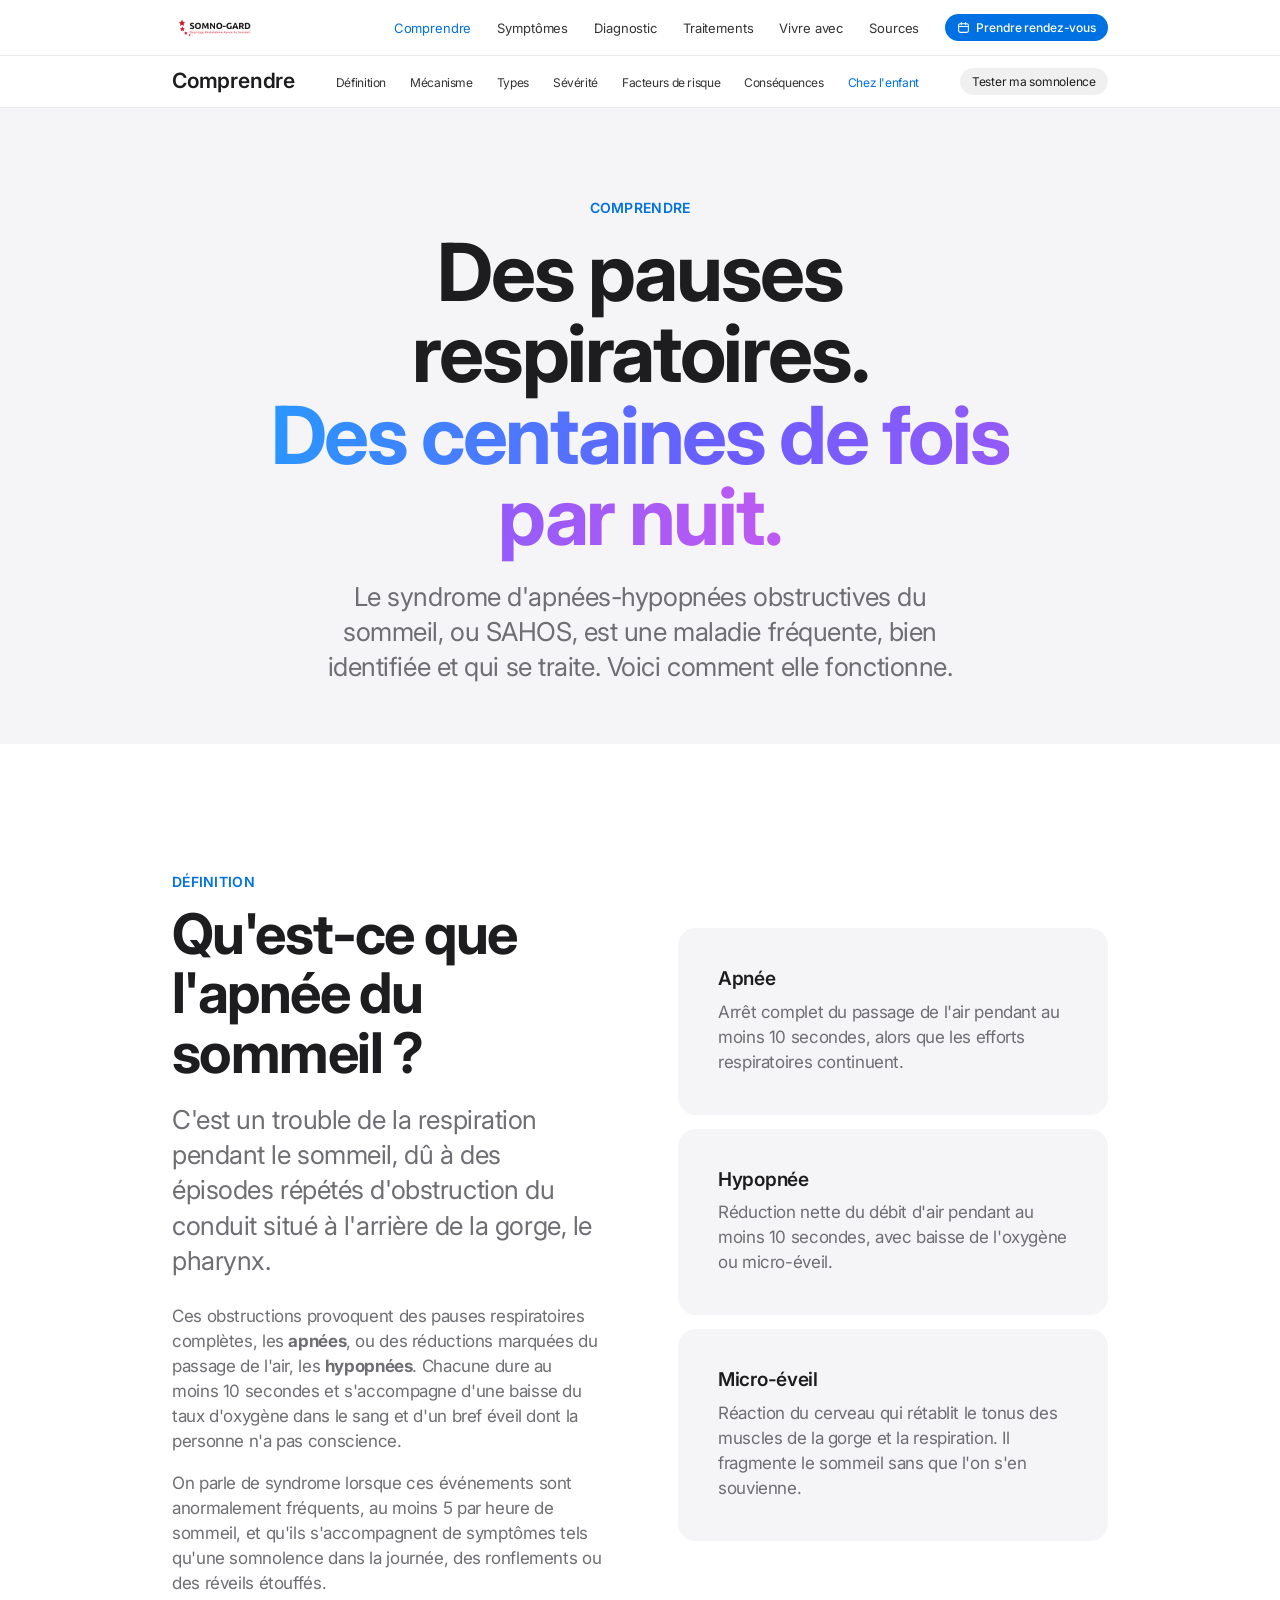
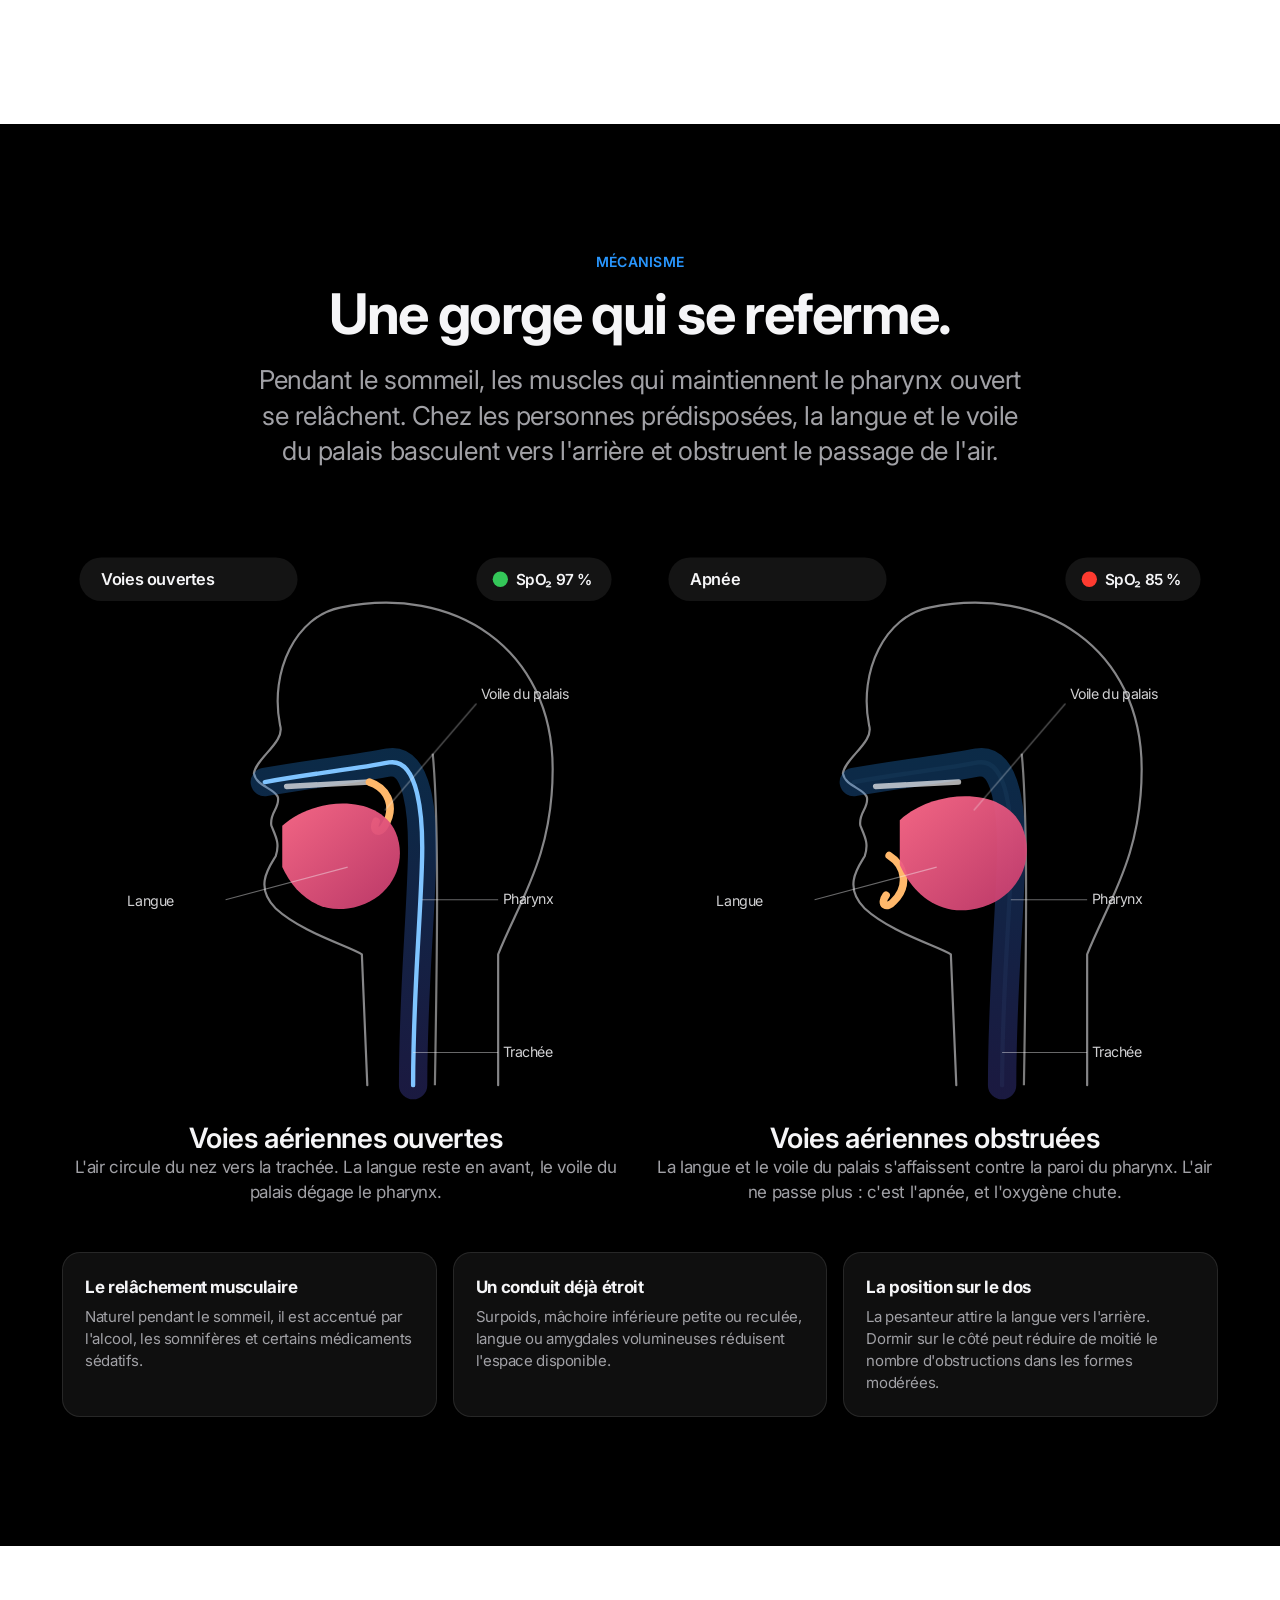
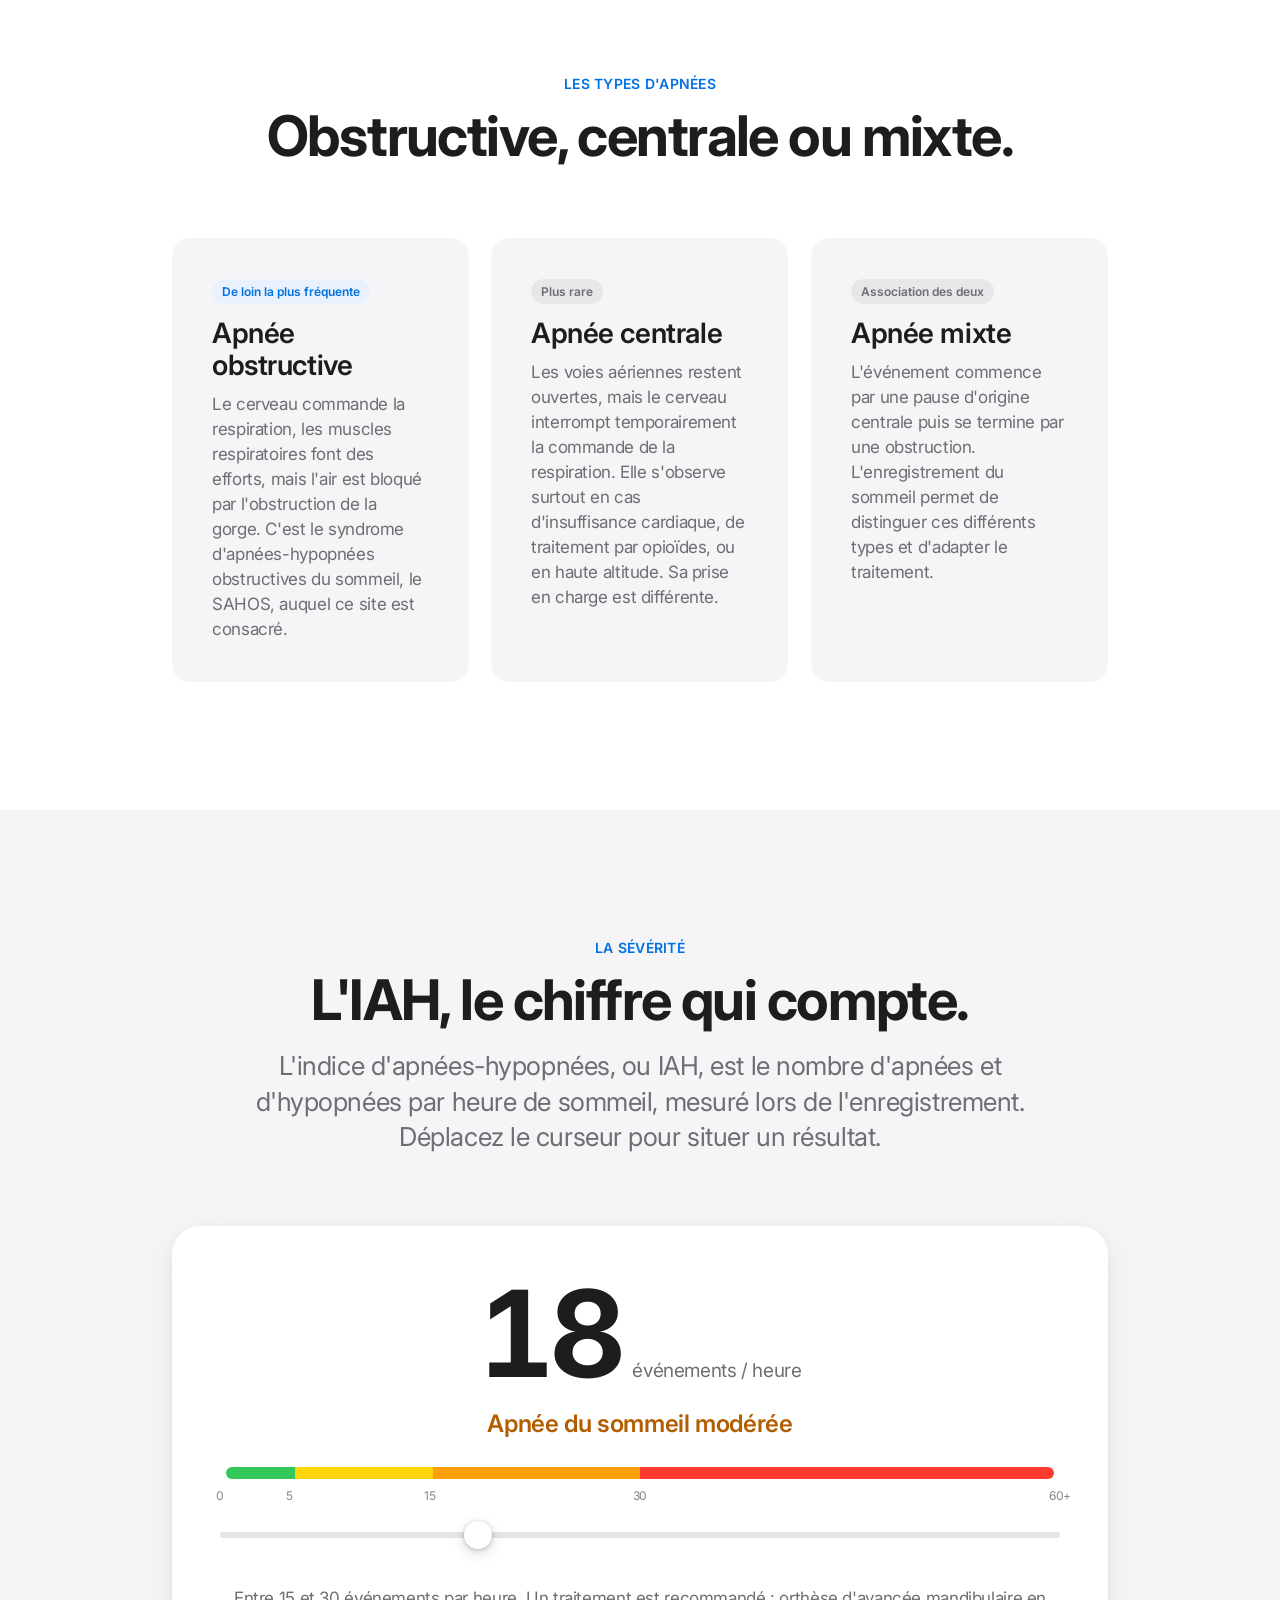
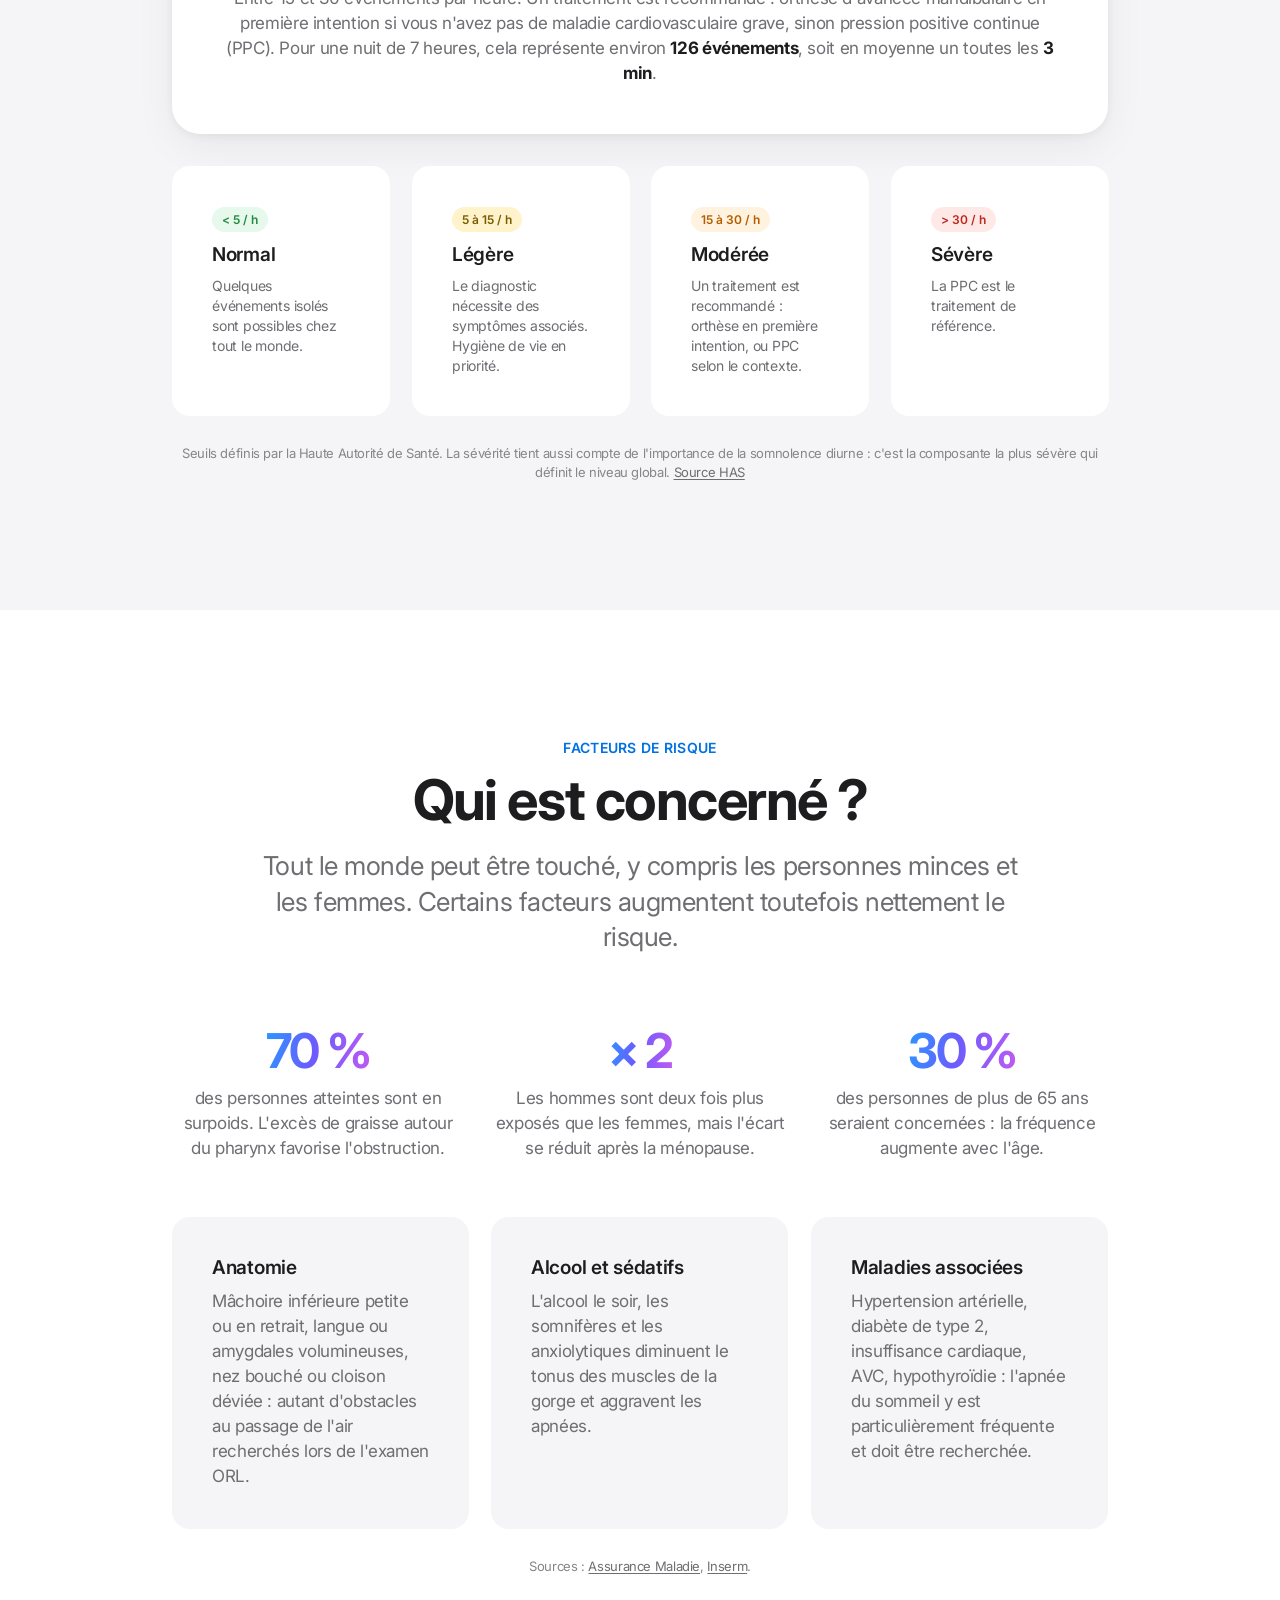
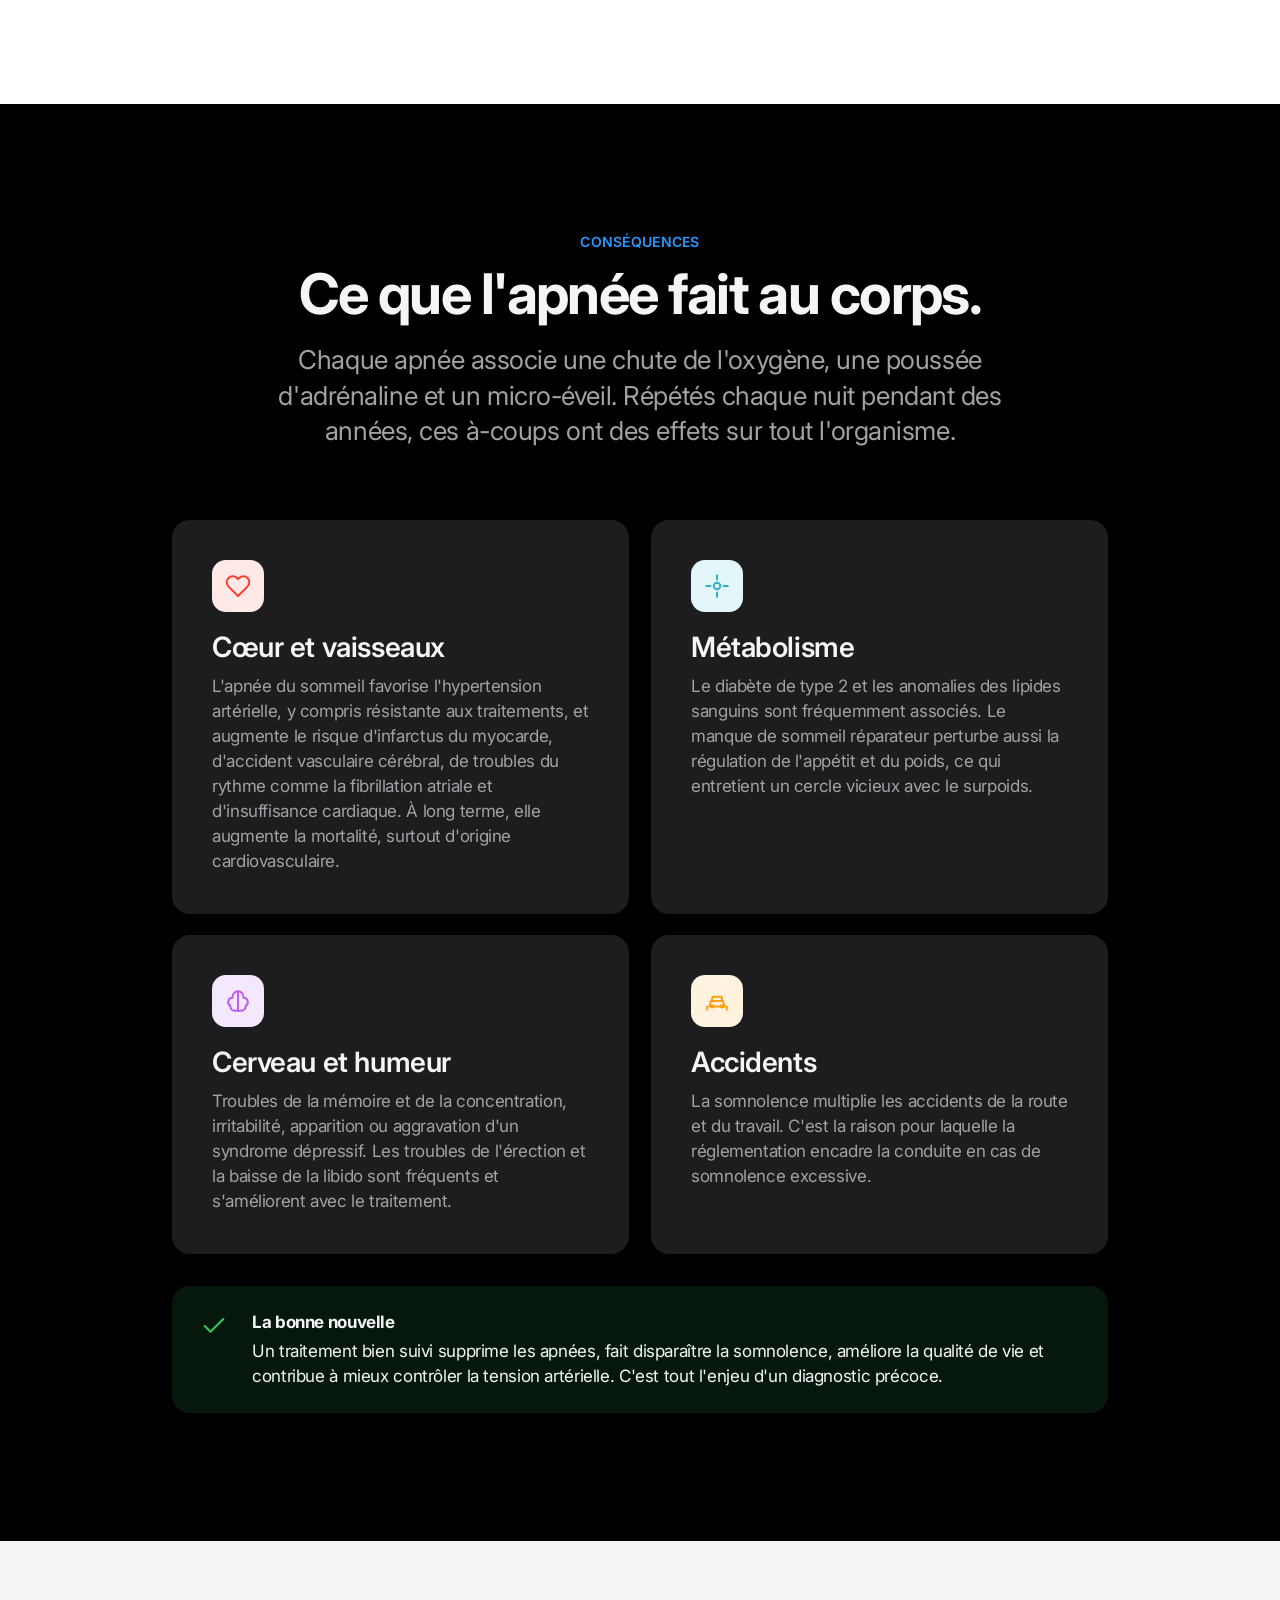
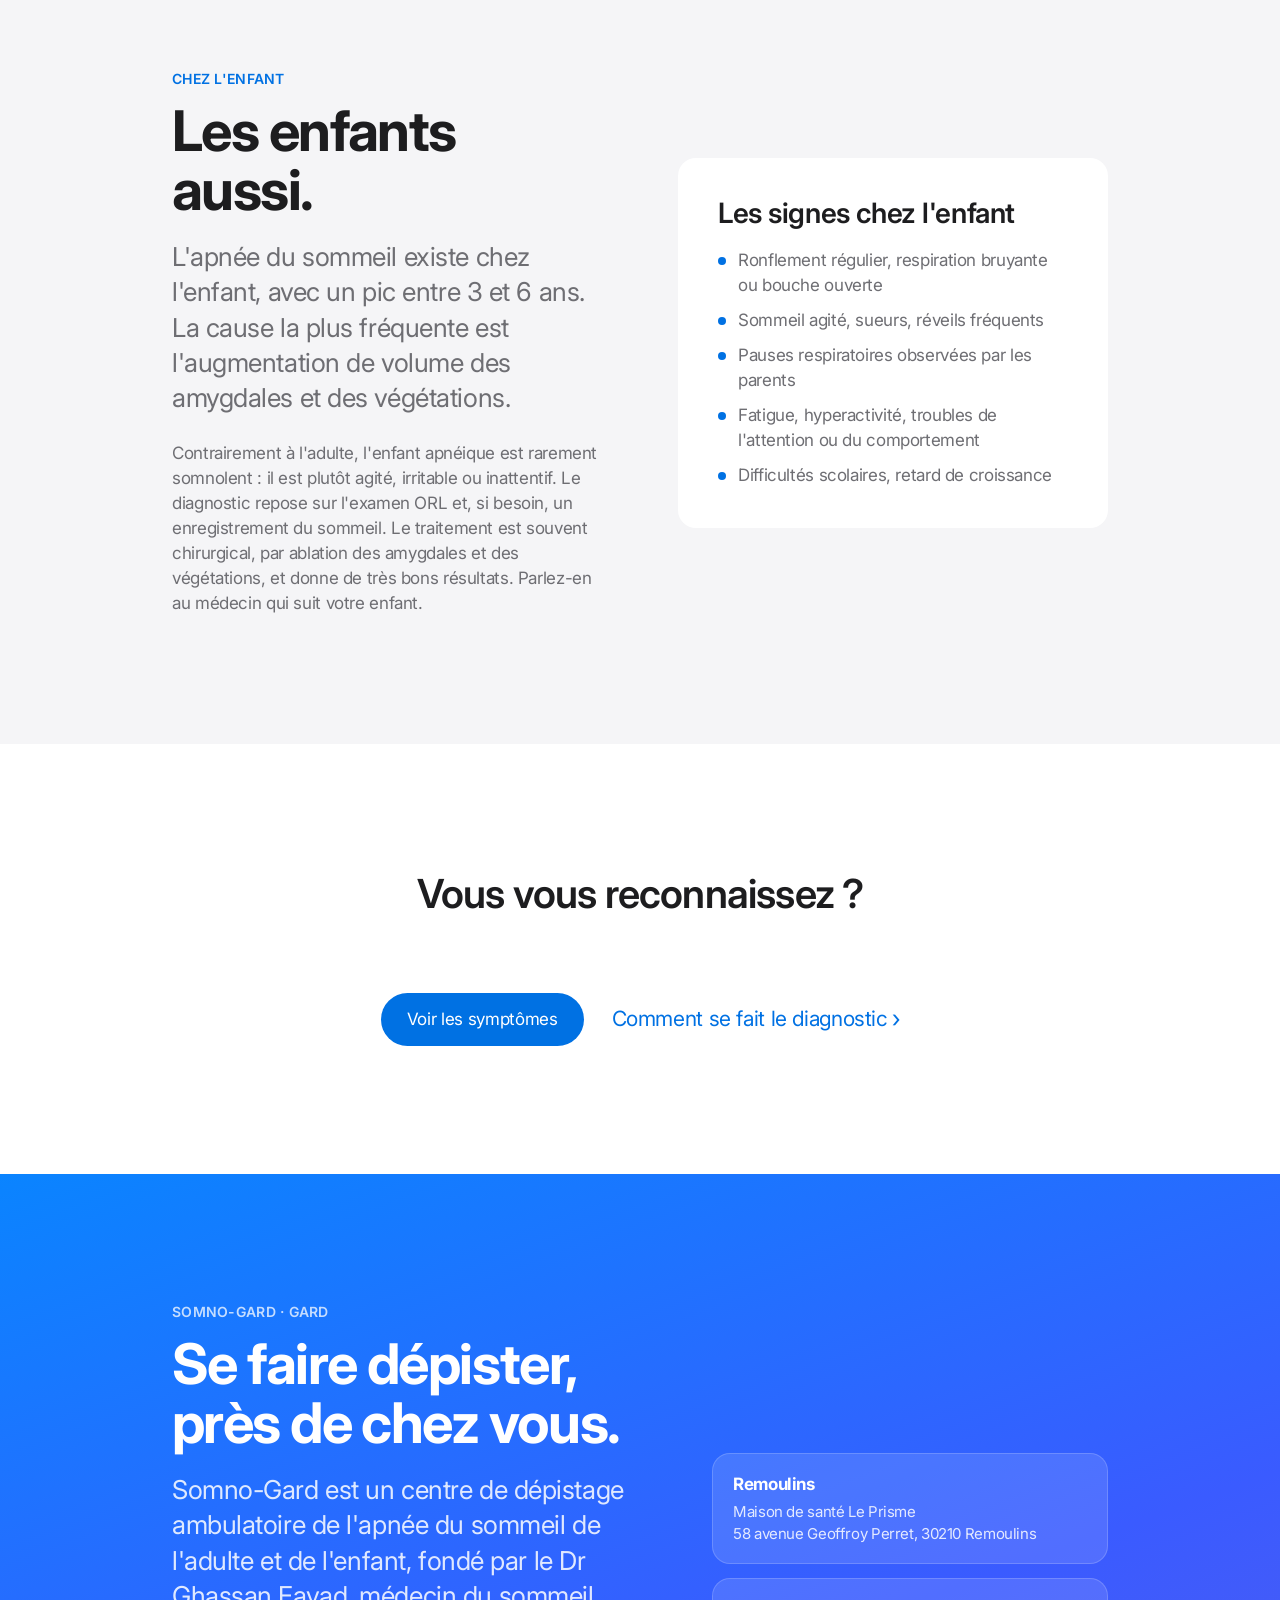
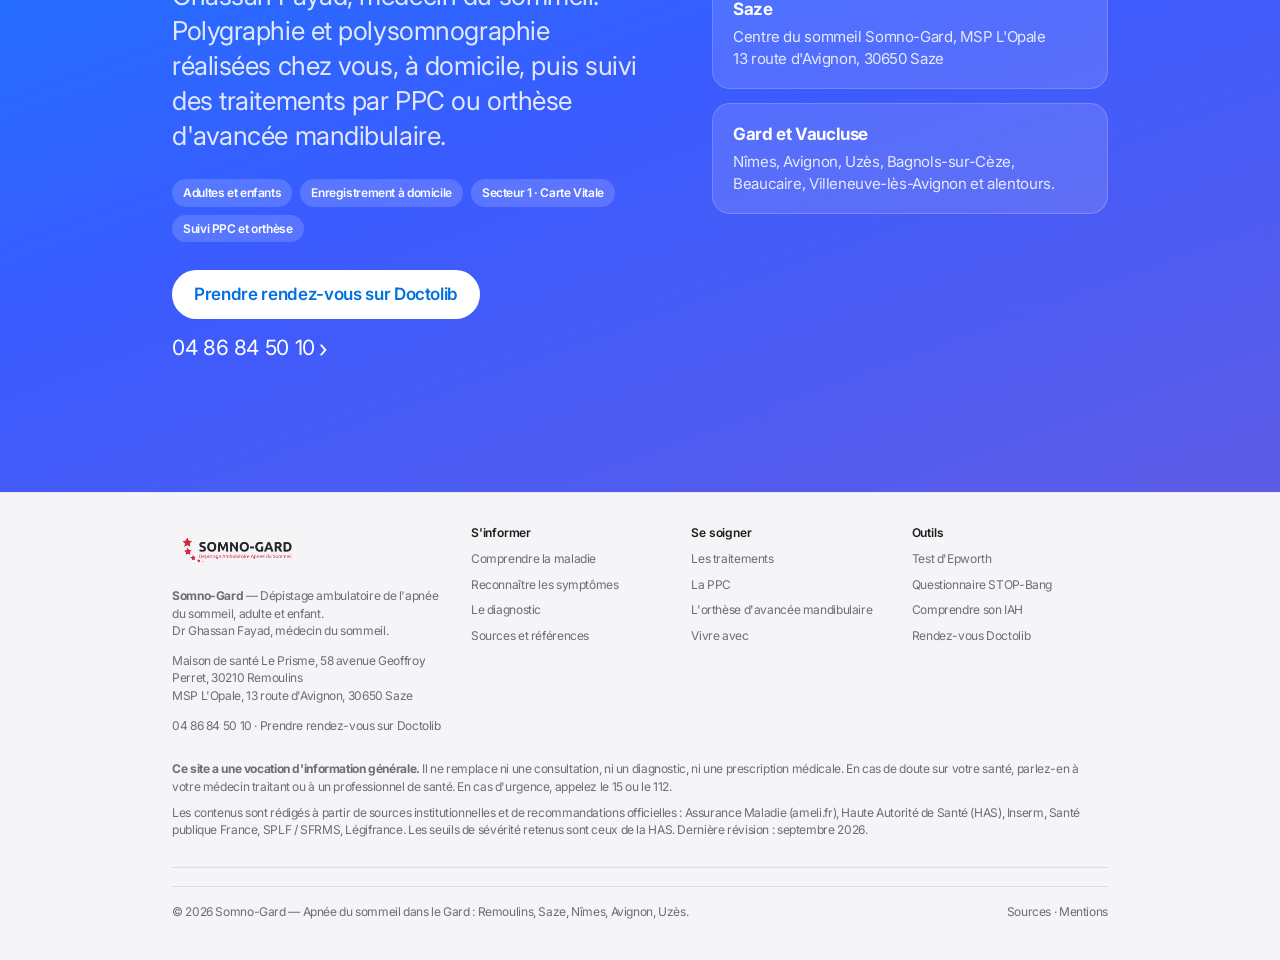
<file: comprendre.html>
<!DOCTYPE html>
<html lang="fr">
<head>
  <meta charset="utf-8">
  <meta name="viewport" content="width=device-width, initial-scale=1">
  <title>Apnée du sommeil : définition, causes, IAH et conséquences | Somno-Gard</title>
  <meta name="description" content="Qu&#x27;est-ce que le syndrome d&#x27;apnées-hypopnées obstructives du sommeil ? Mécanisme, types, indice IAH, facteurs de risque et conséquences cardiovasculaires, expliqués par Somno-Gard, centre du sommeil dans le Gard.">
  <meta name="theme-color" content="#f5f5f7">
  <link rel="preconnect" href="https://fonts.googleapis.com">
  <link rel="preconnect" href="https://fonts.gstatic.com" crossorigin>
  <link rel="stylesheet" href="https://fonts.googleapis.com/css2?family=Inter:wght@400;500;600;700&display=swap">
  <link rel="stylesheet" href="assets/css/style.css">
  <link rel="canonical" href="https://92cwv6fymm-cmd.github.io/Info/comprendre.html">
  <meta name="robots" content="index, follow, max-image-preview:large">
  <meta name="author" content="Somno-Gard – Dr Ghassan Fayad">
  <meta name="geo.region" content="FR-30">
  <meta name="geo.placename" content="Remoulins, Gard">
  <meta property="og:type" content="website">
  <meta property="og:site_name" content="Somno-Gard – Apnée du sommeil">
  <meta property="og:locale" content="fr_FR">
  <meta property="og:title" content="Apnée du sommeil : définition, causes, IAH et conséquences | Somno-Gard">
  <meta property="og:description" content="Qu&#x27;est-ce que le syndrome d&#x27;apnées-hypopnées obstructives du sommeil ? Mécanisme, types, indice IAH, facteurs de risque et conséquences cardiovasculaires, expliqués par Somno-Gard, centre du sommeil dans le Gard.">
  <meta property="og:url" content="https://92cwv6fymm-cmd.github.io/Info/comprendre.html">
  <meta property="og:image" content="https://92cwv6fymm-cmd.github.io/Info/assets/img/logo-somno-gard.png">
  <meta property="og:image:alt" content="Logo Somno-Gard, dépistage ambulatoire de l'apnée du sommeil">
  <meta name="twitter:card" content="summary_large_image">
  <meta name="twitter:title" content="Apnée du sommeil : définition, causes, IAH et conséquences | Somno-Gard">
  <meta name="twitter:description" content="Qu&#x27;est-ce que le syndrome d&#x27;apnées-hypopnées obstructives du sommeil ? Mécanisme, types, indice IAH, facteurs de risque et conséquences cardiovasculaires, expliqués par Somno-Gard, centre du sommeil dans le Gard.">
  <meta name="twitter:image" content="https://92cwv6fymm-cmd.github.io/Info/assets/img/logo-somno-gard.png">
  <script type="application/ld+json">{"@context": "https://schema.org", "@graph": [{"@type": "MedicalClinic", "@id": "https://92cwv6fymm-cmd.github.io/Info/#organisation", "name": "Somno-Gard", "alternateName": "Somno-Gard – Dépistage ambulatoire de l'apnée du sommeil", "description": "Centre de dépistage ambulatoire de l'apnée du sommeil de l'adulte et de l'enfant dans le Gard : polygraphie et polysomnographie à domicile, suivi des traitements par PPC et orthèse d'avancée mandibulaire.", "url": "https://92cwv6fymm-cmd.github.io/Info/", "logo": "https://92cwv6fymm-cmd.github.io/Info/assets/img/logo-somno-gard.png", "image": "https://92cwv6fymm-cmd.github.io/Info/assets/img/logo-somno-gard.png", "telephone": "+33486845010", "medicalSpecialty": "Médecine du sommeil", "address": {"@type": "PostalAddress", "streetAddress": "Maison de santé Le Prisme, 58 avenue Geoffroy Perret", "postalCode": "30210", "addressLocality": "Remoulins", "addressRegion": "Gard", "addressCountry": "FR"}, "location": [{"@type": "Place", "name": "Somno-Gard Remoulins", "address": {"@type": "PostalAddress", "streetAddress": "Maison de santé Le Prisme, 58 avenue Geoffroy Perret", "postalCode": "30210", "addressLocality": "Remoulins", "addressRegion": "Gard", "addressCountry": "FR"}}, {"@type": "Place", "name": "Centre du sommeil Somno-Gard Saze", "address": {"@type": "PostalAddress", "streetAddress": "MSP L'Opale, 13 route d'Avignon", "postalCode": "30650", "addressLocality": "Saze", "addressRegion": "Gard", "addressCountry": "FR"}}], "areaServed": ["Gard", "Vaucluse", "Remoulins", "Saze", "Nîmes", "Avignon", "Uzès", "Bagnols-sur-Cèze", "Beaucaire", "Villeneuve-lès-Avignon"], "founder": {"@id": "https://92cwv6fymm-cmd.github.io/Info/#medecin"}, "sameAs": ["https://www.doctolib.fr/cabinet-medical/remoulins/somno-gard-dr-ghassan-fayad", "https://somno-gard.fr/", "https://www.facebook.com/p/Somno-Gard-100092024403790/", "https://fr.linkedin.com/in/ghassan-fayad-somnogard"], "potentialAction": {"@type": "ReserveAction", "name": "Prendre rendez-vous", "target": {"@type": "EntryPoint", "urlTemplate": "https://www.doctolib.fr/cabinet-medical/remoulins/somno-gard-dr-ghassan-fayad", "inLanguage": "fr"}}}, {"@type": "Physician", "@id": "https://92cwv6fymm-cmd.github.io/Info/#medecin", "name": "Dr Ghassan Fayad", "honorificPrefix": "Dr", "medicalSpecialty": "Médecine du sommeil", "description": "Médecin du sommeil, dépistage et traitement des troubles respiratoires du sommeil de l'adulte et de l'enfant.", "worksFor": {"@id": "https://92cwv6fymm-cmd.github.io/Info/#organisation"}, "url": "https://www.doctolib.fr/cabinet-medical/remoulins/somno-gard-dr-ghassan-fayad", "telephone": "+33486845010"}, {"@type": "WebSite", "@id": "https://92cwv6fymm-cmd.github.io/Info/#site", "name": "Somno-Gard – Apnée du sommeil", "url": "https://92cwv6fymm-cmd.github.io/Info/", "inLanguage": "fr-FR", "publisher": {"@id": "https://92cwv6fymm-cmd.github.io/Info/#organisation"}}, {"@type": "MedicalWebPage", "@id": "https://92cwv6fymm-cmd.github.io/Info/comprendre.html#page", "url": "https://92cwv6fymm-cmd.github.io/Info/comprendre.html", "name": "Apnée du sommeil : définition, causes, IAH et conséquences | Somno-Gard", "description": "Qu'est-ce que le syndrome d'apnées-hypopnées obstructives du sommeil ? Mécanisme, types, indice IAH, facteurs de risque et conséquences cardiovasculaires, expliqués par Somno-Gard, centre du sommeil dans le Gard.", "inLanguage": "fr-FR", "isPartOf": {"@id": "https://92cwv6fymm-cmd.github.io/Info/#site"}, "about": {"@type": "MedicalCondition", "name": "Syndrome d'apnées-hypopnées obstructives du sommeil", "alternateName": ["Apnée du sommeil", "SAHOS", "SAOS"]}, "audience": {"@type": "MedicalAudience", "audienceType": "Patient"}, "lastReviewed": "2026-09-07", "dateModified": "2026-09-07"}, {"@type": "BreadcrumbList", "itemListElement": [{"@type": "ListItem", "position": 1, "name": "Accueil", "item": "https://92cwv6fymm-cmd.github.io/Info/"}, {"@type": "ListItem", "position": 2, "name": "Comprendre", "item": "https://92cwv6fymm-cmd.github.io/Info/comprendre.html"}]}]}</script>
  <link rel="icon" href="assets/img/favicon.svg" type="image/svg+xml">
  <link rel="apple-touch-icon" href="assets/img/logo-somno-gard.png">
</head>
<body>
<header class="nav">
  <div class="nav__inner">
    <a class="nav__brand" href="index.html" aria-label="Somno-Gard — Accueil"><img src="assets/img/logo-somno-gard.png" alt="Somno-Gard, dépistage ambulatoire de l'apnée du sommeil" width="4096" height="1439"></a>
    <button class="nav__toggle" aria-label="Ouvrir le menu" aria-expanded="false" aria-controls="nav-links"><span></span><span></span><span></span></button>
    <ul class="nav__links" id="nav-links">
      <li><a href="comprendre.html" aria-current="page">Comprendre</a></li>
      <li><a href="symptomes.html">Symptômes</a></li>
      <li><a href="diagnostic.html">Diagnostic</a></li>
      <li><a href="traitements.html">Traitements</a></li>
      <li><a href="vivre-avec.html">Vivre avec</a></li>
      <li><a href="sources.html">Sources</a></li>
      <li><a class="nav__cta" href="https://www.doctolib.fr/cabinet-medical/remoulins/somno-gard-dr-ghassan-fayad" target="_blank" rel="noopener"><svg viewBox="0 0 24 24" fill="none" stroke="currentColor" stroke-width="2" stroke-linecap="round" stroke-linejoin="round" aria-hidden="true"><rect x="3" y="5" width="18" height="16" rx="3"/><path d="M3 10h18M8 3v4M16 3v4"/></svg>Prendre rendez-vous</a></li>
    </ul>
  </div>
</header>
<div class="cta-float"><a href="https://www.doctolib.fr/cabinet-medical/remoulins/somno-gard-dr-ghassan-fayad" target="_blank" rel="noopener"><svg viewBox="0 0 24 24" fill="none" stroke="currentColor" stroke-width="2" stroke-linecap="round" stroke-linejoin="round" aria-hidden="true"><rect x="3" y="5" width="18" height="16" rx="3"/><path d="M3 10h18M8 3v4M16 3v4"/></svg>Prendre rendez-vous sur Doctolib</a></div>
<main>
  <nav class="subnav" aria-label="Sommaire de la page">
    <div class="subnav__inner">
      <span class="subnav__title">Comprendre</span>
      <ul class="subnav__links">
        <li><a href="#definition">Définition</a></li>
        <li><a href="#mecanisme">Mécanisme</a></li>
        <li><a href="#types">Types</a></li>
        <li><a href="#severite">Sévérité</a></li>
        <li><a href="#risques">Facteurs de risque</a></li>
        <li><a href="#consequences">Conséquences</a></li>
        <li><a href="#enfant">Chez l'enfant</a></li>
      </ul>
      <a class="btn" href="symptomes.html#epworth">Tester ma somnolence</a>
    </div>
  </nav>

  <section class="hero hero--alt hero--page" aria-labelledby="page-title">
    <div class="hero__content">
      <p class="eyebrow rise">Comprendre</p>
      <h1 id="page-title" class="display rise" data-delay="1">Des pauses respiratoires.<br><span class="gradient-text">Des centaines de fois par nuit.</span></h1>
      <p class="lead rise" data-delay="2">Le syndrome d'apnées-hypopnées obstructives du sommeil, ou SAHOS, est une maladie fréquente, bien identifiée et qui se traite. Voici comment elle fonctionne.</p>
    </div>
  </section>

  <!-- Définition -->
  <section class="section" id="definition" aria-labelledby="def-title">
    <div class="container">
      <div class="split">
        <div class="reveal reveal--left">
          <p class="eyebrow">Définition</p>
          <h2 id="def-title" class="headline">Qu'est-ce que l'apnée du sommeil ?</h2>
          <p class="lead" style="margin-top:18px">C'est un trouble de la respiration pendant le sommeil, dû à des épisodes répétés d'obstruction du conduit situé à l'arrière de la gorge, le pharynx.</p>
          <p style="margin-top:18px;color:var(--text-2)">Ces obstructions provoquent des pauses respiratoires complètes, les <strong>apnées</strong>, ou des réductions marquées du passage de l'air, les <strong>hypopnées</strong>. Chacune dure au moins 10 secondes et s'accompagne d'une baisse du taux d'oxygène dans le sang et d'un bref éveil dont la personne n'a pas conscience.</p>
          <p style="margin-top:14px;color:var(--text-2)">On parle de syndrome lorsque ces événements sont anormalement fréquents, au moins 5 par heure de sommeil, et qu'ils s'accompagnent de symptômes tels qu'une somnolence dans la journée, des ronflements ou des réveils étouffés.</p>
        </div>
        <div class="reveal reveal--right">
          <div class="grid" style="gap:14px">
            <div class="card card--flat"><h3 class="subtitle" style="font-size:19px">Apnée</h3><p>Arrêt complet du passage de l'air pendant au moins 10 secondes, alors que les efforts respiratoires continuent.</p></div>
            <div class="card card--flat"><h3 class="subtitle" style="font-size:19px">Hypopnée</h3><p>Réduction nette du débit d'air pendant au moins 10 secondes, avec baisse de l'oxygène ou micro-éveil.</p></div>
            <div class="card card--flat"><h3 class="subtitle" style="font-size:19px">Micro-éveil</h3><p>Réaction du cerveau qui rétablit le tonus des muscles de la gorge et la respiration. Il fragmente le sommeil sans que l'on s'en souvienne.</p></div>
          </div>
        </div>
      </div>
    </div>
  </section>

  <!-- Mécanisme -->
  <section class="section section--dark" id="mecanisme" aria-labelledby="meca-title">
    <div class="container container--wide">
      <div class="section-head reveal">
        <p class="eyebrow">Mécanisme</p>
        <h2 id="meca-title" class="headline">Une gorge qui se referme.</h2>
        <p class="lead">Pendant le sommeil, les muscles qui maintiennent le pharynx ouvert se relâchent. Chez les personnes prédisposées, la langue et le voile du palais basculent vers l'arrière et obstruent le passage de l'air.</p>
      </div>
      <div class="compare">
        <div class="reveal" style="--d:0">
          <svg id="airway-open" viewBox="0 0 520 520" role="img" aria-labelledby="airway-open-title" xmlns="http://www.w3.org/2000/svg">
  <title id="airway-open-title">Coupe schématique de la tête montrant les voies aériennes supérieures, la langue et le voile du palais</title>
  <defs>
    <linearGradient id="airway-open-airway" x1="0" y1="0" x2="0" y2="1"><stop offset="0" stop-color="#2997ff"/><stop offset="1" stop-color="#5e5ce6"/></linearGradient>
    <linearGradient id="airway-open-tongue" x1="0" y1="0" x2="1" y2="1"><stop offset="0" stop-color="#ff6b8b"/><stop offset="1" stop-color="#c43b6d"/></linearGradient>
  </defs>
  <!-- Tête (profil) -->
  <path d="M255,62 C215,70 190,120 200,170 C205,185 178,200 176,214 C178,226 196,228 198,236 C200,246 190,250 192,262 C196,272 200,278 196,290 C190,300 176,318 196,338 C220,360 262,372 275,380 L280,500 M255,62 C360,40 450,100 450,210 C450,290 420,330 400,380 L400,500" fill="none" stroke="#f5f5f7" stroke-width="2" stroke-linecap="round" stroke-linejoin="round" opacity="0.55"/>
  <!-- Paroi postérieure du pharynx -->
  <path d="M340,196 C346,260 344,380 342,500" fill="none" stroke="#f5f5f7" stroke-width="2" opacity="0.5"/>
  <!-- Voies aériennes -->
  <path class="channel" d="M186,222 C230,214 270,210 300,204 C326,200 332,250 330,300 C328,360 322,420 322,500" fill="none" stroke="url(#airway-open-airway)" stroke-width="26" stroke-linecap="round" opacity="0.28"/>
  <path class="flow" d="M186,222 C230,214 270,210 300,204 C326,200 332,250 330,300 C328,360 322,420 322,500" fill="none" stroke="#7fc4ff" stroke-width="4" stroke-linecap="round"/>
  <!-- Palais osseux -->
  <path d="M206,226 L282,222" stroke="#f5f5f7" stroke-width="5" stroke-linecap="round" opacity="0.7"/>
  <!-- Voile du palais + luette -->
  <path class="palate" d="M282,222 C300,228 306,246 296,262 C292,270 284,268 288,258" fill="none" stroke="#ffb86b" stroke-width="7" stroke-linecap="round"/>
  <!-- Langue -->
  <path class="tongue" d="M202,262 C230,236 290,232 306,268 C318,296 302,332 262,338 C232,342 212,322 202,300 Z" fill="url(#airway-open-tongue)" opacity="0.95"/>
  <!-- Ronflement -->
  <g class="snore " fill="none" stroke="#ffd60a" stroke-width="3" stroke-linecap="round">
    <path d="M150,206 C142,214 142,230 150,238"/>
    <path d="M136,198 C124,212 124,232 136,246"/>
    <path d="M122,190 C106,210 106,234 122,254"/>
  </g>
  <!-- Légendes -->
  <g font-family="-apple-system, BlinkMacSystemFont, 'SF Pro Text', Inter, Helvetica, Arial, sans-serif" font-size="13" fill="#f5f5f7" opacity="0.85">
    <line x1="262" y1="300" x2="150" y2="330" stroke="#f5f5f7" stroke-width="1" opacity="0.5"/><text x="60" y="336">Langue</text>
    <line x1="296" y1="248" x2="380" y2="150" stroke="#f5f5f7" stroke-width="1" opacity="0.5"/><text x="384" y="146">Voile du palais</text>
    <line x1="330" y1="330" x2="400" y2="330" stroke="#f5f5f7" stroke-width="1" opacity="0.5"/><text x="404" y="334">Pharynx</text>
    <line x1="322" y1="470" x2="400" y2="470" stroke="#f5f5f7" stroke-width="1" opacity="0.5"/><text x="404" y="474">Trachée</text>
  </g>
  <!-- Indicateurs -->
  <g font-family="-apple-system, BlinkMacSystemFont, 'SF Pro Text', Inter, Helvetica, Arial, sans-serif">
    <rect x="16" y="16" width="200" height="40" rx="20" fill="#f5f5f7" opacity="0.08"/>
    <text class="status-text" x="36" y="41" font-size="15" font-weight="600" fill="#f5f5f7">Voies ouvertes</text>
    <rect x="380" y="16" width="124" height="40" rx="20" fill="#f5f5f7" opacity="0.08"/>
    <circle class="o2" cx="402" cy="36" r="7" fill="#34c759"/>
    <text class="o2-text" x="416" y="41" font-size="14" font-weight="600" fill="#f5f5f7">SpO₂ 97 %</text>
  </g>
</svg>

          <h3 class="subtitle" style="margin-top:16px;text-align:center">Voies aériennes ouvertes</h3>
          <p class="muted" style="text-align:center">L'air circule du nez vers la trachée. La langue reste en avant, le voile du palais dégage le pharynx.</p>
        </div>
        <div class="reveal" style="--d:1">
          <svg id="airway-closed" viewBox="0 0 520 520" role="img" aria-labelledby="airway-closed-title" xmlns="http://www.w3.org/2000/svg">
  <title id="airway-closed-title">Coupe schématique de la tête montrant les voies aériennes supérieures, la langue et le voile du palais</title>
  <defs>
    <linearGradient id="airway-closed-airway" x1="0" y1="0" x2="0" y2="1"><stop offset="0" stop-color="#2997ff"/><stop offset="1" stop-color="#5e5ce6"/></linearGradient>
    <linearGradient id="airway-closed-tongue" x1="0" y1="0" x2="1" y2="1"><stop offset="0" stop-color="#ff6b8b"/><stop offset="1" stop-color="#c43b6d"/></linearGradient>
  </defs>
  <!-- Tête (profil) -->
  <path d="M255,62 C215,70 190,120 200,170 C205,185 178,200 176,214 C178,226 196,228 198,236 C200,246 190,250 192,262 C196,272 200,278 196,290 C190,300 176,318 196,338 C220,360 262,372 275,380 L280,500 M255,62 C360,40 450,100 450,210 C450,290 420,330 400,380 L400,500" fill="none" stroke="#f5f5f7" stroke-width="2" stroke-linecap="round" stroke-linejoin="round" opacity="0.55"/>
  <!-- Paroi postérieure du pharynx -->
  <path d="M340,196 C346,260 344,380 342,500" fill="none" stroke="#f5f5f7" stroke-width="2" opacity="0.5"/>
  <!-- Voies aériennes -->
  <path class="channel" d="M186,222 C230,214 270,210 300,204 C326,200 332,250 330,300 C328,360 322,420 322,500" fill="none" stroke="url(#airway-closed-airway)" stroke-width="26" stroke-linecap="round" opacity="0.28"/>
  <path class="flow" style="opacity:.05" d="M186,222 C230,214 270,210 300,204 C326,200 332,250 330,300 C328,360 322,420 322,500" fill="none" stroke="#7fc4ff" stroke-width="4" stroke-linecap="round"/>
  <!-- Palais osseux -->
  <path d="M206,226 L282,222" stroke="#f5f5f7" stroke-width="5" stroke-linecap="round" opacity="0.7"/>
  <!-- Voile du palais + luette -->
  <path class="palate" d="M282,222 C300,228 306,246 296,262 C292,270 284,268 288,258" fill="none" stroke="#ffb86b" stroke-width="7" stroke-linecap="round" style="transform:rotate(14deg) translate(0,6px)"/>
  <!-- Langue -->
  <path class="tongue" d="M202,262 C230,236 290,232 306,268 C318,296 302,332 262,338 C232,342 212,322 202,300 Z" fill="url(#airway-closed-tongue)" opacity="0.95" style="transform:translate(10px,-26px) scale(1.08)"/>
  <!-- Ronflement -->
  <g class="snore " fill="none" stroke="#ffd60a" stroke-width="3" stroke-linecap="round">
    <path d="M150,206 C142,214 142,230 150,238"/>
    <path d="M136,198 C124,212 124,232 136,246"/>
    <path d="M122,190 C106,210 106,234 122,254"/>
  </g>
  <!-- Légendes -->
  <g font-family="-apple-system, BlinkMacSystemFont, 'SF Pro Text', Inter, Helvetica, Arial, sans-serif" font-size="13" fill="#f5f5f7" opacity="0.85">
    <line x1="262" y1="300" x2="150" y2="330" stroke="#f5f5f7" stroke-width="1" opacity="0.5"/><text x="60" y="336">Langue</text>
    <line x1="296" y1="248" x2="380" y2="150" stroke="#f5f5f7" stroke-width="1" opacity="0.5"/><text x="384" y="146">Voile du palais</text>
    <line x1="330" y1="330" x2="400" y2="330" stroke="#f5f5f7" stroke-width="1" opacity="0.5"/><text x="404" y="334">Pharynx</text>
    <line x1="322" y1="470" x2="400" y2="470" stroke="#f5f5f7" stroke-width="1" opacity="0.5"/><text x="404" y="474">Trachée</text>
  </g>
  <!-- Indicateurs -->
  <g font-family="-apple-system, BlinkMacSystemFont, 'SF Pro Text', Inter, Helvetica, Arial, sans-serif">
    <rect x="16" y="16" width="200" height="40" rx="20" fill="#f5f5f7" opacity="0.08"/>
    <text class="status-text" x="36" y="41" font-size="15" font-weight="600" fill="#f5f5f7">Apnée</text>
    <rect x="380" y="16" width="124" height="40" rx="20" fill="#f5f5f7" opacity="0.08"/>
    <circle class="o2" cx="402" cy="36" r="7" fill="#ff3b30"/>
    <text class="o2-text" x="416" y="41" font-size="14" font-weight="600" fill="#f5f5f7">SpO₂ 85 %</text>
  </g>
</svg>

          <h3 class="subtitle" style="margin-top:16px;text-align:center">Voies aériennes obstruées</h3>
          <p class="muted" style="text-align:center">La langue et le voile du palais s'affaissent contre la paroi du pharynx. L'air ne passe plus : c'est l'apnée, et l'oxygène chute.</p>
        </div>
      </div>
      <div class="summary reveal" style="margin-top:48px">
        <div><strong>Le relâchement musculaire</strong><p>Naturel pendant le sommeil, il est accentué par l'alcool, les somnifères et certains médicaments sédatifs.</p></div>
        <div><strong>Un conduit déjà étroit</strong><p>Surpoids, mâchoire inférieure petite ou reculée, langue ou amygdales volumineuses réduisent l'espace disponible.</p></div>
        <div><strong>La position sur le dos</strong><p>La pesanteur attire la langue vers l'arrière. Dormir sur le côté peut réduire de moitié le nombre d'obstructions dans les formes modérées.</p></div>
      </div>
    </div>
  </section>

  <!-- Types -->
  <section class="section" id="types" aria-labelledby="types-title">
    <div class="container">
      <div class="section-head reveal">
        <p class="eyebrow">Les types d'apnées</p>
        <h2 id="types-title" class="headline">Obstructive, centrale ou mixte.</h2>
      </div>
      <div class="grid grid--3">
        <article class="card reveal" style="--d:0">
          <span class="tag">De loin la plus fréquente</span>
          <h3 class="subtitle" style="margin-top:14px">Apnée obstructive</h3>
          <p>Le cerveau commande la respiration, les muscles respiratoires font des efforts, mais l'air est bloqué par l'obstruction de la gorge. C'est le syndrome d'apnées-hypopnées obstructives du sommeil, le SAHOS, auquel ce site est consacré.</p>
        </article>
        <article class="card reveal" style="--d:1">
          <span class="tag tag--neutral">Plus rare</span>
          <h3 class="subtitle" style="margin-top:14px">Apnée centrale</h3>
          <p>Les voies aériennes restent ouvertes, mais le cerveau interrompt temporairement la commande de la respiration. Elle s'observe surtout en cas d'insuffisance cardiaque, de traitement par opioïdes, ou en haute altitude. Sa prise en charge est différente.</p>
        </article>
        <article class="card reveal" style="--d:2">
          <span class="tag tag--neutral">Association des deux</span>
          <h3 class="subtitle" style="margin-top:14px">Apnée mixte</h3>
          <p>L'événement commence par une pause d'origine centrale puis se termine par une obstruction. L'enregistrement du sommeil permet de distinguer ces différents types et d'adapter le traitement.</p>
        </article>
      </div>
    </div>
  </section>

  <!-- Sévérité -->
  <section class="section section--alt" id="severite" aria-labelledby="sev-title">
    <div class="container">
      <div class="section-head reveal">
        <p class="eyebrow">La sévérité</p>
        <h2 id="sev-title" class="headline">L'IAH, le chiffre qui compte.</h2>
        <p class="lead">L'indice d'apnées-hypopnées, ou IAH, est le nombre d'apnées et d'hypopnées par heure de sommeil, mesuré lors de l'enregistrement. Déplacez le curseur pour situer un résultat.</p>
      </div>
      <div class="iah reveal reveal--scale">
        <div class="iah__readout"><span class="iah__value" id="iah-value">18</span><span class="iah__unit">événements / heure</span></div>
        <div class="iah__level" id="iah-level" aria-live="polite">Apnée du sommeil modérée</div>
        <div class="iah__scale" aria-hidden="true"></div>
        <div class="iah__ticks" aria-hidden="true"><span style="left:0">0</span><span style="left:8.3%">5</span><span style="left:25%">15</span><span style="left:50%">30</span><span style="left:100%">60+</span></div>
        <label class="visually-hidden" for="iah-input">Indice d'apnées-hypopnées</label>
        <input class="slider" type="range" id="iah-input" min="0" max="60" step="1" value="18">
        <p class="iah__note" id="iah-note"></p>
      </div>
      <div class="grid grid--4" style="margin-top:32px">
        <div class="card card--flat reveal" style="--d:0"><span class="tag tag--ok">&lt; 5 / h</span><h3 class="subtitle" style="font-size:19px;margin-top:12px">Normal</h3><p class="small">Quelques événements isolés sont possibles chez tout le monde.</p></div>
        <div class="card card--flat reveal" style="--d:1"><span class="tag" style="background:#fff3cc;color:#7a5c00">5 à 15 / h</span><h3 class="subtitle" style="font-size:19px;margin-top:12px">Légère</h3><p class="small">Le diagnostic nécessite des symptômes associés. Hygiène de vie en priorité.</p></div>
        <div class="card card--flat reveal" style="--d:2"><span class="tag tag--warn">15 à 30 / h</span><h3 class="subtitle" style="font-size:19px;margin-top:12px">Modérée</h3><p class="small">Un traitement est recommandé : orthèse en première intention, ou PPC selon le contexte.</p></div>
        <div class="card card--flat reveal" style="--d:3"><span class="tag tag--danger">&gt; 30 / h</span><h3 class="subtitle" style="font-size:19px;margin-top:12px">Sévère</h3><p class="small">La PPC est le traitement de référence.</p></div>
      </div>
      <p class="sources reveal">Seuils définis par la Haute Autorité de Santé. La sévérité tient aussi compte de l'importance de la somnolence diurne : c'est la composante la plus sévère qui définit le niveau global. <a href="sources.html#has">Source HAS</a></p>
    </div>
  </section>

  <!-- Facteurs de risque -->
  <section class="section" id="risques" aria-labelledby="risk-title">
    <div class="container">
      <div class="section-head reveal">
        <p class="eyebrow">Facteurs de risque</p>
        <h2 id="risk-title" class="headline">Qui est concerné ?</h2>
        <p class="lead">Tout le monde peut être touché, y compris les personnes minces et les femmes. Certains facteurs augmentent toutefois nettement le risque.</p>
      </div>
      <div class="facts reveal">
        <div class="fact"><div class="fact__big gradient-text">70 %</div><p>des personnes atteintes sont en surpoids. L'excès de graisse autour du pharynx favorise l'obstruction.</p></div>
        <div class="fact"><div class="fact__big gradient-text">× 2</div><p>Les hommes sont deux fois plus exposés que les femmes, mais l'écart se réduit après la ménopause.</p></div>
        <div class="fact"><div class="fact__big gradient-text">30 %</div><p>des personnes de plus de 65 ans seraient concernées : la fréquence augmente avec l'âge.</p></div>
      </div>
      <div class="grid grid--3" style="margin-top:56px">
        <div class="card reveal" style="--d:0"><h3 class="subtitle" style="font-size:19px">Anatomie</h3><p>Mâchoire inférieure petite ou en retrait, langue ou amygdales volumineuses, nez bouché ou cloison déviée : autant d'obstacles au passage de l'air recherchés lors de l'examen ORL.</p></div>
        <div class="card reveal" style="--d:1"><h3 class="subtitle" style="font-size:19px">Alcool et sédatifs</h3><p>L'alcool le soir, les somnifères et les anxiolytiques diminuent le tonus des muscles de la gorge et aggravent les apnées.</p></div>
        <div class="card reveal" style="--d:2"><h3 class="subtitle" style="font-size:19px">Maladies associées</h3><p>Hypertension artérielle, diabète de type 2, insuffisance cardiaque, AVC, hypothyroïdie : l'apnée du sommeil y est particulièrement fréquente et doit être recherchée.</p></div>
      </div>
      <p class="sources reveal">Sources : <a href="sources.html#ameli">Assurance Maladie</a>, <a href="sources.html#inserm">Inserm</a>.</p>
    </div>
  </section>

  <!-- Conséquences -->
  <section class="section section--dark" id="consequences" aria-labelledby="cons-title">
    <div class="container">
      <div class="section-head reveal">
        <p class="eyebrow">Conséquences</p>
        <h2 id="cons-title" class="headline">Ce que l'apnée fait au corps.</h2>
        <p class="lead">Chaque apnée associe une chute de l'oxygène, une poussée d'adrénaline et un micro-éveil. Répétés chaque nuit pendant des années, ces à-coups ont des effets sur tout l'organisme.</p>
      </div>
      <div class="grid grid--2">
        <article class="card card--dark reveal" style="--d:0">
          <div class="card__icon card__icon--danger"><svg viewBox="0 0 24 24" fill="none" stroke="currentColor" stroke-width="1.8" stroke-linecap="round" stroke-linejoin="round" aria-hidden="true"><path d="M20.8 4.6a5.5 5.5 0 0 0-7.8 0L12 5.7l-1-1.1a5.5 5.5 0 0 0-7.8 7.8l1 1.1L12 21.2l7.8-7.7 1-1.1a5.5 5.5 0 0 0 0-7.8z"/></svg></div>
          <h3 class="subtitle">Cœur et vaisseaux</h3>
          <p>L'apnée du sommeil favorise l'hypertension artérielle, y compris résistante aux traitements, et augmente le risque d'infarctus du myocarde, d'accident vasculaire cérébral, de troubles du rythme comme la fibrillation atriale et d'insuffisance cardiaque. À long terme, elle augmente la mortalité, surtout d'origine cardiovasculaire.</p>
        </article>
        <article class="card card--dark reveal" style="--d:1">
          <div class="card__icon card__icon--teal"><svg viewBox="0 0 24 24" fill="none" stroke="currentColor" stroke-width="1.8" stroke-linecap="round" stroke-linejoin="round" aria-hidden="true"><circle cx="12" cy="12" r="3"/><path d="M12 2v4M12 18v4M2 12h4M18 12h4"/></svg></div>
          <h3 class="subtitle">Métabolisme</h3>
          <p>Le diabète de type 2 et les anomalies des lipides sanguins sont fréquemment associés. Le manque de sommeil réparateur perturbe aussi la régulation de l'appétit et du poids, ce qui entretient un cercle vicieux avec le surpoids.</p>
        </article>
        <article class="card card--dark reveal" style="--d:0">
          <div class="card__icon card__icon--violet"><svg viewBox="0 0 24 24" fill="none" stroke="currentColor" stroke-width="1.8" stroke-linecap="round" stroke-linejoin="round" aria-hidden="true"><path d="M12 3a5 5 0 0 0-5 5v1a4 4 0 0 0-2 7.5A4 4 0 0 0 9 21h6a4 4 0 0 0 4-4.5A4 4 0 0 0 17 9V8a5 5 0 0 0-5-5z"/><path d="M12 3v18"/></svg></div>
          <h3 class="subtitle">Cerveau et humeur</h3>
          <p>Troubles de la mémoire et de la concentration, irritabilité, apparition ou aggravation d'un syndrome dépressif. Les troubles de l'érection et la baisse de la libido sont fréquents et s'améliorent avec le traitement.</p>
        </article>
        <article class="card card--dark reveal" style="--d:1">
          <div class="card__icon card__icon--warn"><svg viewBox="0 0 24 24" fill="none" stroke="currentColor" stroke-width="1.8" stroke-linecap="round" stroke-linejoin="round" aria-hidden="true"><path d="M5 17h14l-1.5-5h-11z"/><path d="M3 17v3M21 17v3M7 12l1-4h8l1 4"/><circle cx="7.5" cy="17" r="1"/><circle cx="16.5" cy="17" r="1"/></svg></div>
          <h3 class="subtitle">Accidents</h3>
          <p>La somnolence multiplie les accidents de la route et du travail. C'est la raison pour laquelle la réglementation encadre la conduite en cas de somnolence excessive.</p>
        </article>
      </div>
      <div class="callout callout--ok reveal" style="margin-top:32px;background:rgba(52,199,89,.12);color:#f5f5f7">
        <svg viewBox="0 0 24 24" fill="none" stroke="currentColor" stroke-width="1.8" stroke-linecap="round" stroke-linejoin="round" aria-hidden="true" style="color:#34c759"><path d="M20 6L9 17l-5-5"/></svg>
        <p><strong>La bonne nouvelle</strong>Un traitement bien suivi supprime les apnées, fait disparaître la somnolence, améliore la qualité de vie et contribue à mieux contrôler la tension artérielle. C'est tout l'enjeu d'un diagnostic précoce.</p>
      </div>
    </div>
  </section>

  <!-- Enfant -->
  <section class="section section--alt" id="enfant" aria-labelledby="child-title">
    <div class="container">
      <div class="split split--reverse">
        <div class="reveal reveal--right">
          <div class="card card--flat">
            <h3 class="subtitle">Les signes chez l'enfant</h3>
            <ul class="card-list">
              <li>Ronflement régulier, respiration bruyante ou bouche ouverte</li>
              <li>Sommeil agité, sueurs, réveils fréquents</li>
              <li>Pauses respiratoires observées par les parents</li>
              <li>Fatigue, hyperactivité, troubles de l'attention ou du comportement</li>
              <li>Difficultés scolaires, retard de croissance</li>
            </ul>
          </div>
        </div>
        <div class="reveal reveal--left">
          <p class="eyebrow">Chez l'enfant</p>
          <h2 id="child-title" class="headline">Les enfants aussi.</h2>
          <p class="lead" style="margin-top:18px">L'apnée du sommeil existe chez l'enfant, avec un pic entre 3 et 6 ans. La cause la plus fréquente est l'augmentation de volume des amygdales et des végétations.</p>
          <p style="margin-top:18px;color:var(--text-2)">Contrairement à l'adulte, l'enfant apnéique est rarement somnolent : il est plutôt agité, irritable ou inattentif. Le diagnostic repose sur l'examen ORL et, si besoin, un enregistrement du sommeil. Le traitement est souvent chirurgical, par ablation des amygdales et des végétations, et donne de très bons résultats. Parlez-en au médecin qui suit votre enfant.</p>
        </div>
      </div>
    </div>
  </section>

  <section class="section cta" aria-label="Suite">
    <div class="container">
      <h2 class="title reveal">Vous vous reconnaissez ?</h2>
      <p class="lead reveal">Passez en revue les symptômes et évaluez votre somnolence en deux minutes.</p>
      <div class="cta-row reveal">
        <a class="btn btn--large" href="symptomes.html">Voir les symptômes</a>
        <a class="link link--large" href="diagnostic.html">Comment se fait le diagnostic</a>
      </div>
    </div>
  </section>
  <section class="section rdv" id="rendez-vous" aria-labelledby="rdv-title">
    <div class="container">
      <div class="rdv__grid">
        <div class="reveal reveal--left">
          <p class="eyebrow">Somno-Gard · Gard</p>
          <h2 id="rdv-title" class="headline">Se faire dépister,<br>près de chez vous.</h2>
          <p class="lead" style="margin-top:18px">Somno-Gard est un centre de dépistage ambulatoire de l'apnée du sommeil de l'adulte et de l'enfant, fondé par le Dr Ghassan Fayad, médecin du sommeil. Polygraphie et polysomnographie réalisées chez vous, à domicile, puis suivi des traitements par PPC ou orthèse d'avancée mandibulaire.</p>
          <div class="rdv__badges"><span>Adultes et enfants</span><span>Enregistrement à domicile</span><span>Secteur 1 · Carte Vitale</span><span>Suivi PPC et orthèse</span></div>
          <div class="cta-row" style="justify-content:flex-start">
            <a class="btn btn--light" href="https://www.doctolib.fr/cabinet-medical/remoulins/somno-gard-dr-ghassan-fayad" target="_blank" rel="noopener">Prendre rendez-vous sur Doctolib</a>
            <a class="link link--large" href="tel:+33486845010">04 86 84 50 10</a>
          </div>
        </div>
        <div class="rdv__sites reveal reveal--right">
          <div class="rdv__site"><strong>Remoulins</strong><p>Maison de santé Le Prisme<br>58 avenue Geoffroy Perret, 30210 Remoulins</p></div>
          <div class="rdv__site"><strong>Saze</strong><p>Centre du sommeil Somno-Gard, MSP L'Opale<br>13 route d'Avignon, 30650 Saze</p></div>
          <div class="rdv__site"><strong>Gard et Vaucluse</strong><p>Nîmes, Avignon, Uzès, Bagnols-sur-Cèze, Beaucaire, Villeneuve-lès-Avignon et alentours.</p></div>
        </div>
      </div>
    </div>
  </section>
</main>
<footer class="footer">
  <div class="container">
    <div class="footer__cols">
      <div>
        <img class="logo logo--footer" src="assets/img/logo-somno-gard.png" alt="Somno-Gard" width="4096" height="1439" loading="lazy">
        <p><strong>Somno-Gard</strong> — Dépistage ambulatoire de l'apnée du sommeil, adulte et enfant.<br>Dr Ghassan Fayad, médecin du sommeil.</p>
        <p>Maison de santé Le Prisme, 58 avenue Geoffroy Perret, 30210 Remoulins<br>MSP L'Opale, 13 route d'Avignon, 30650 Saze</p>
        <p><a href="tel:+33486845010">04 86 84 50 10</a> · <a href="https://www.doctolib.fr/cabinet-medical/remoulins/somno-gard-dr-ghassan-fayad" target="_blank" rel="noopener">Prendre rendez-vous sur Doctolib</a></p>
      </div>
      <div>
        <h4>S'informer</h4>
        <ul>
          <li><a href="comprendre.html">Comprendre la maladie</a></li>
          <li><a href="symptomes.html">Reconnaître les symptômes</a></li>
          <li><a href="diagnostic.html">Le diagnostic</a></li>
          <li><a href="sources.html">Sources et références</a></li>
        </ul>
      </div>
      <div>
        <h4>Se soigner</h4>
        <ul>
          <li><a href="traitements.html">Les traitements</a></li>
          <li><a href="traitements.html#ppc">La PPC</a></li>
          <li><a href="traitements.html#oam">L'orthèse d'avancée mandibulaire</a></li>
          <li><a href="vivre-avec.html">Vivre avec</a></li>
        </ul>
      </div>
      <div>
        <h4>Outils</h4>
        <ul>
          <li><a href="symptomes.html#epworth">Test d'Epworth</a></li>
          <li><a href="symptomes.html#stopbang">Questionnaire STOP-Bang</a></li>
          <li><a href="comprendre.html#severite">Comprendre son IAH</a></li>
          <li><a href="https://www.doctolib.fr/cabinet-medical/remoulins/somno-gard-dr-ghassan-fayad" target="_blank" rel="noopener">Rendez-vous Doctolib</a></li>
        </ul>
      </div>
    </div>
    <div class="footer__disclaimer">
      <p><strong>Ce site a une vocation d'information générale.</strong> Il ne remplace ni une consultation, ni un diagnostic, ni une prescription médicale. En cas de doute sur votre santé, parlez-en à votre médecin traitant ou à un professionnel de santé. En cas d'urgence, appelez le 15 ou le 112.</p>
      <p>Les contenus sont rédigés à partir de sources institutionnelles et de recommandations officielles : Assurance Maladie (ameli.fr), Haute Autorité de Santé (HAS), Inserm, Santé publique France, SPLF / SFRMS, Légifrance. Les seuils de sévérité retenus sont ceux de la HAS. Dernière révision : septembre 2026.</p>
    </div>
    <div class="footer__bottom">
      <span>© <span data-year>2026</span> Somno-Gard — Apnée du sommeil dans le Gard : Remoulins, Saze, Nîmes, Avignon, Uzès.</span>
      <span><a href="sources.html">Sources</a> · <a href="sources.html#mentions">Mentions</a></span>
    </div>
  </div>
</footer>
<button class="to-top" aria-label="Retour en haut de page"><svg width="18" height="18" viewBox="0 0 24 24" fill="none" stroke="currentColor" stroke-width="2" stroke-linecap="round" stroke-linejoin="round" aria-hidden="true"><path d="M12 19V5M5 12l7-7 7 7"/></svg></button>
<script src="assets/js/main.js" defer></script>
</body>
</html>
</file>
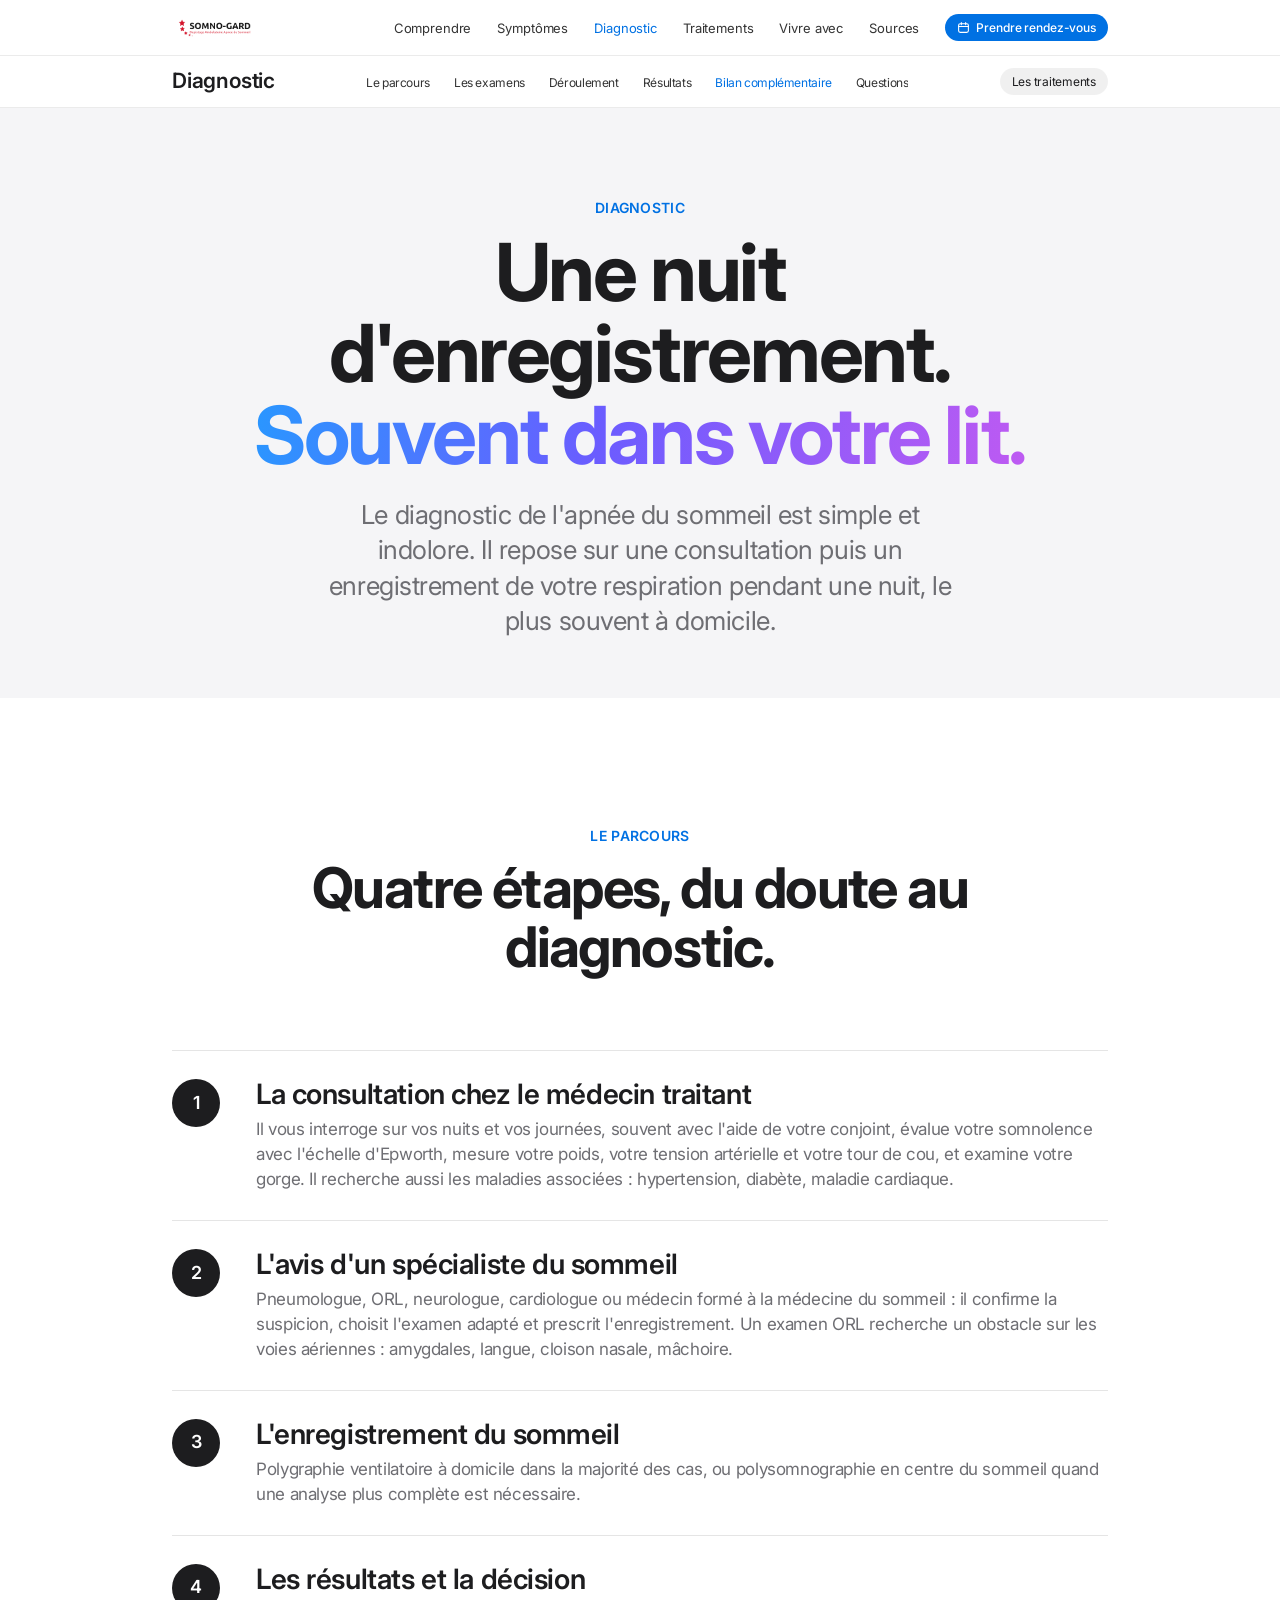
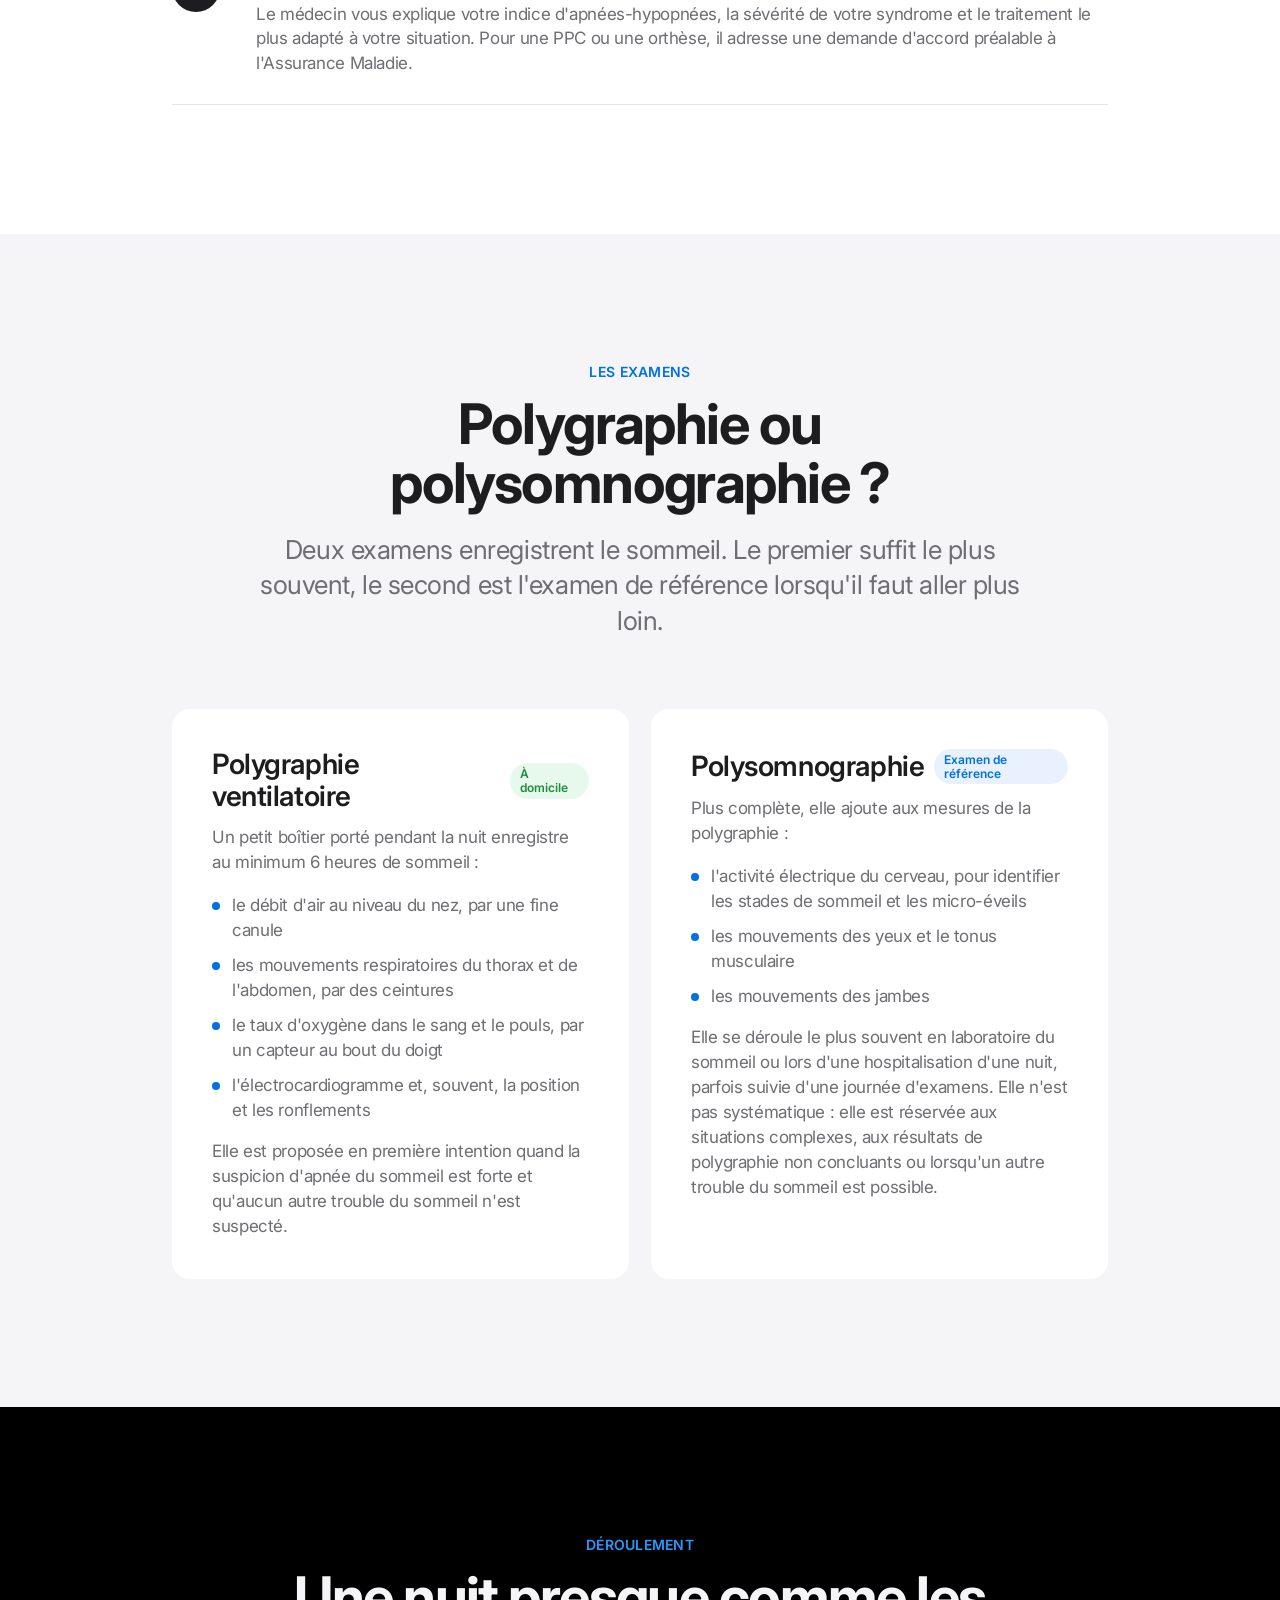
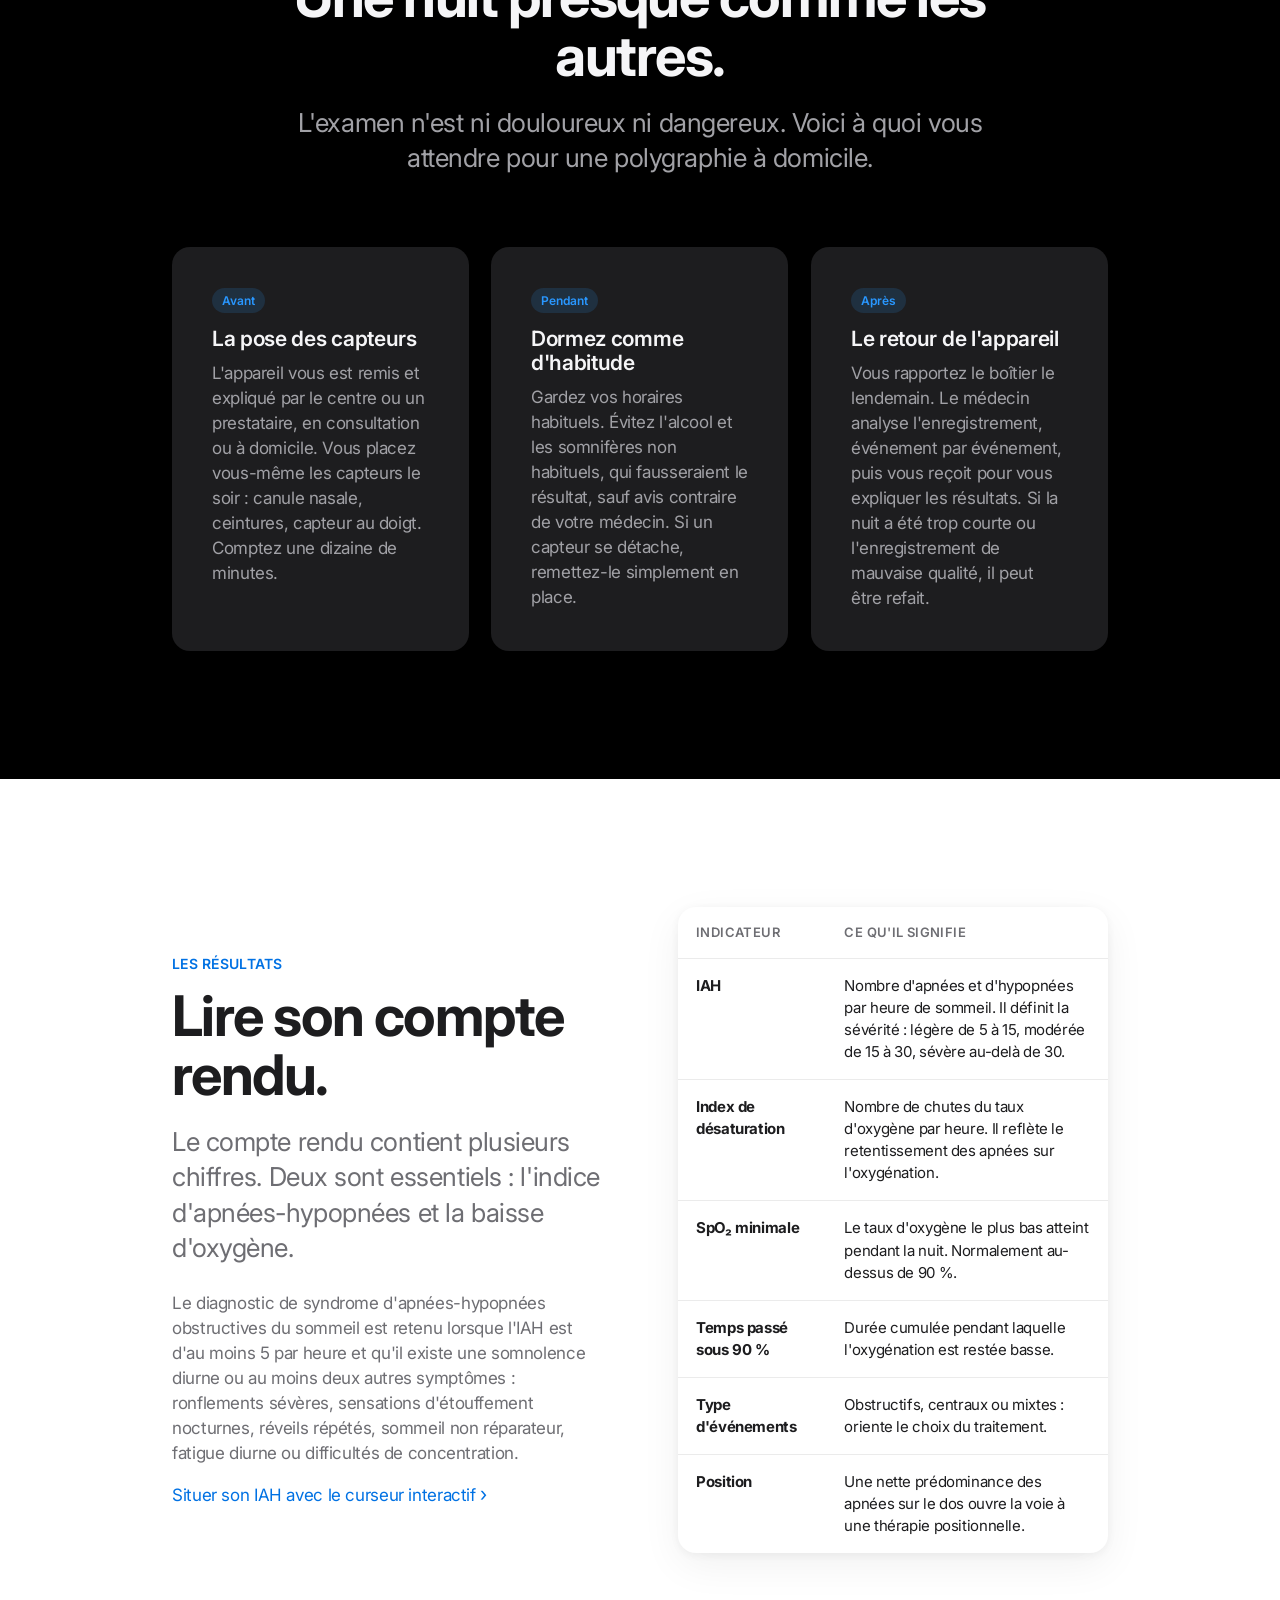
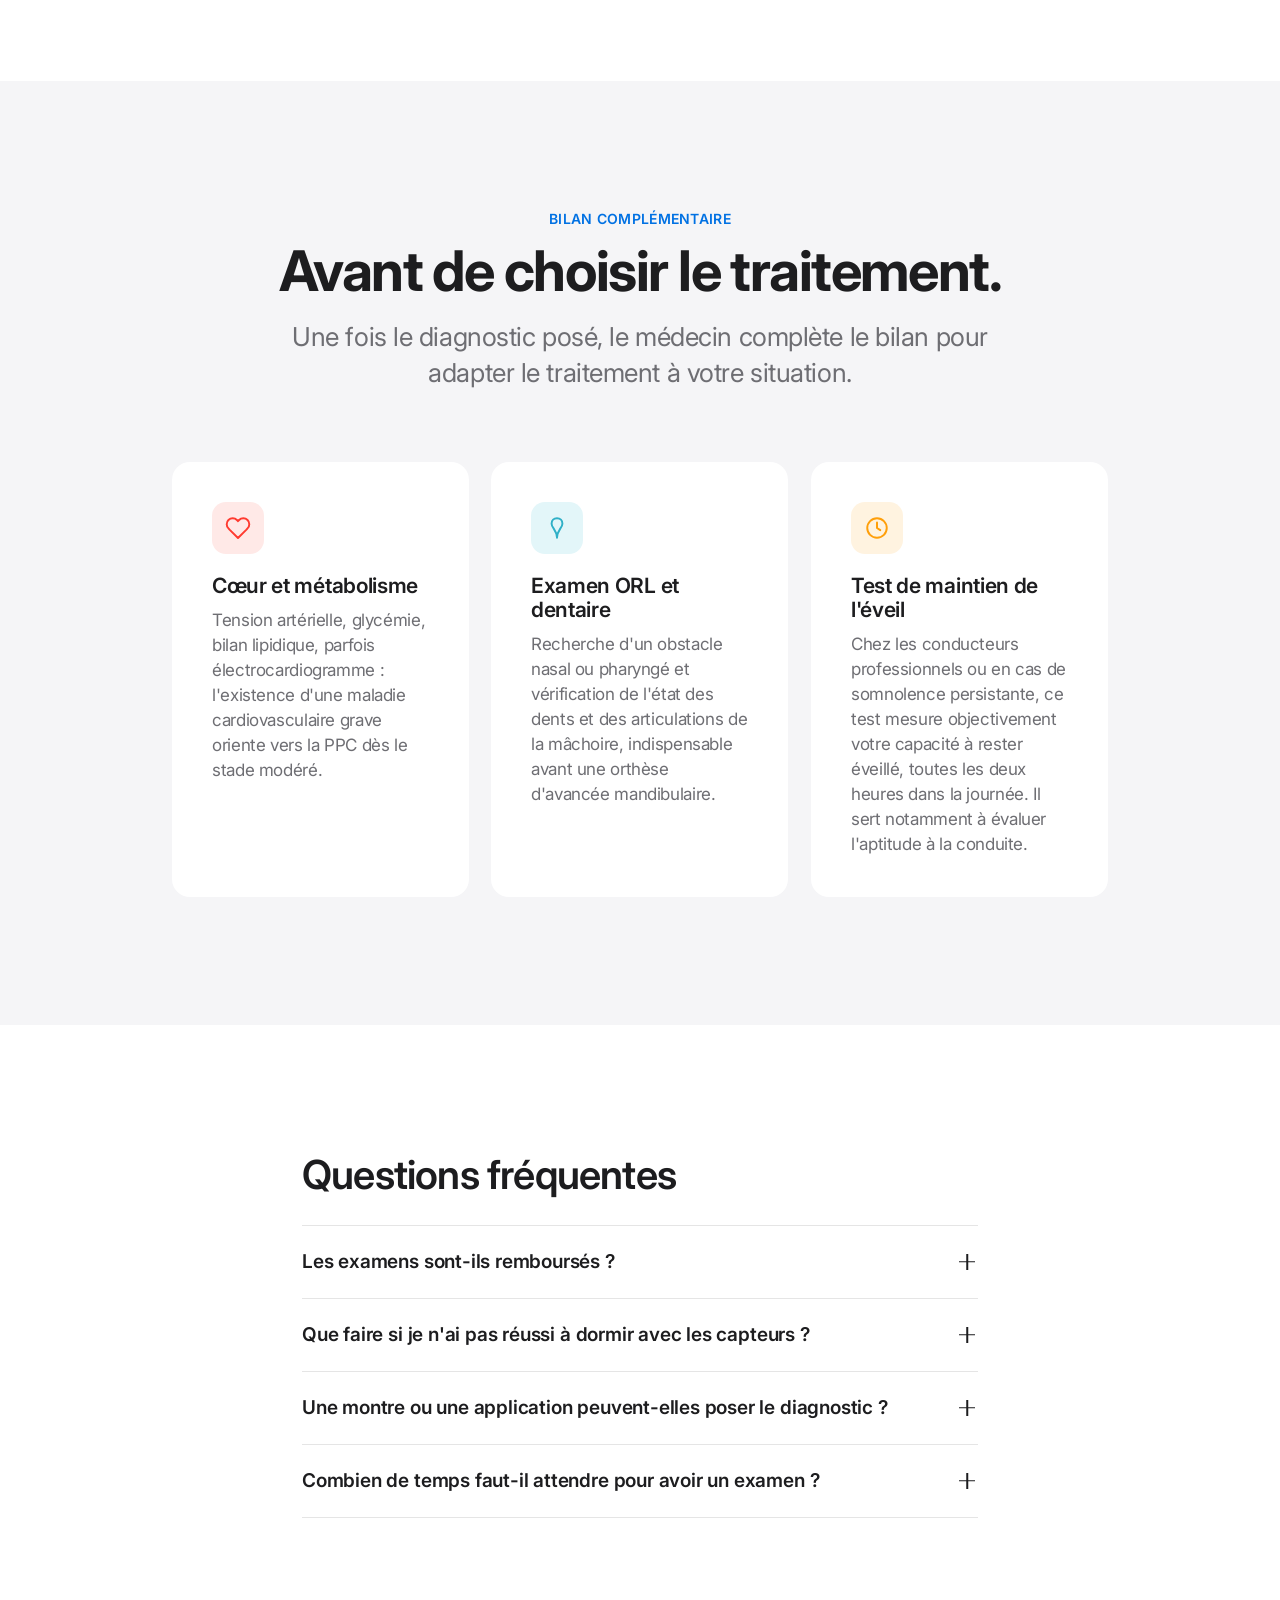
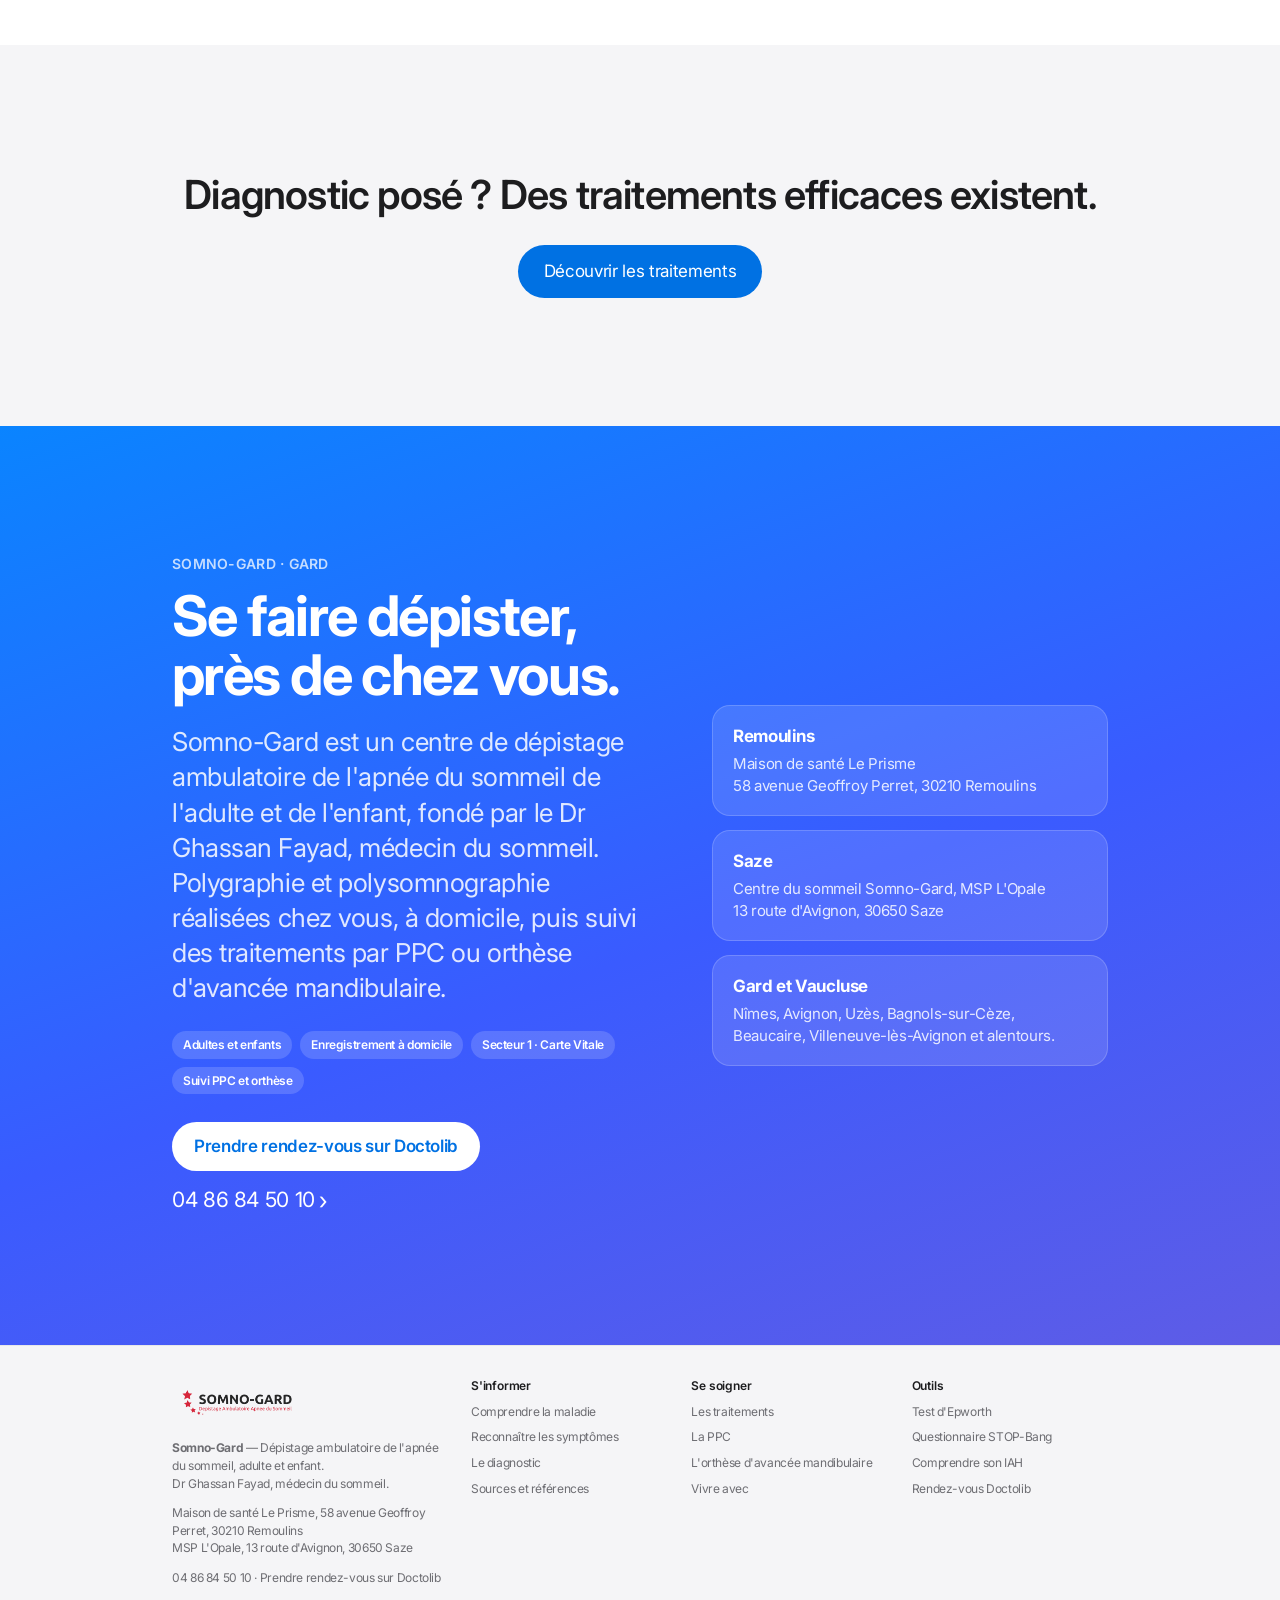
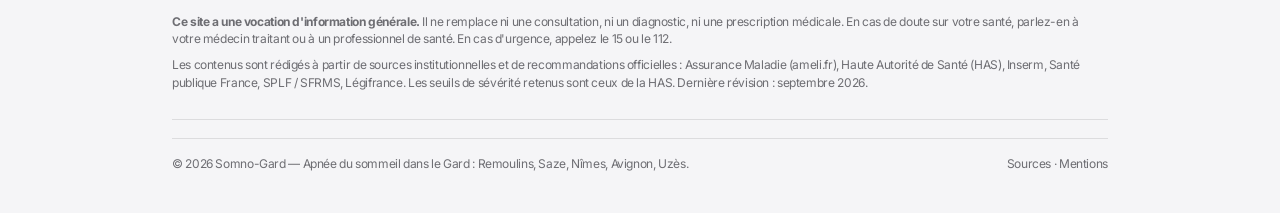
<file: diagnostic.html>
<!DOCTYPE html>
<html lang="fr">
<head>
  <meta charset="utf-8">
  <meta name="viewport" content="width=device-width, initial-scale=1">
  <title>Diagnostic de l&#x27;apnée du sommeil : polygraphie à domicile dans le Gard | Somno-Gard</title>
  <meta name="description" content="Comment se fait le diagnostic de l&#x27;apnée du sommeil : consultation, polygraphie ventilatoire à domicile, polysomnographie, lecture de l&#x27;IAH. Somno-Gard réalise le dépistage ambulatoire à Remoulins et Saze, près de Nîmes et Avignon.">
  <meta name="theme-color" content="#f5f5f7">
  <link rel="preconnect" href="https://fonts.googleapis.com">
  <link rel="preconnect" href="https://fonts.gstatic.com" crossorigin>
  <link rel="stylesheet" href="https://fonts.googleapis.com/css2?family=Inter:wght@400;500;600;700&display=swap">
  <link rel="stylesheet" href="assets/css/style.css">
  <link rel="canonical" href="https://92cwv6fymm-cmd.github.io/Info/diagnostic.html">
  <meta name="robots" content="index, follow, max-image-preview:large">
  <meta name="author" content="Somno-Gard – Dr Ghassan Fayad">
  <meta name="geo.region" content="FR-30">
  <meta name="geo.placename" content="Remoulins, Gard">
  <meta property="og:type" content="website">
  <meta property="og:site_name" content="Somno-Gard – Apnée du sommeil">
  <meta property="og:locale" content="fr_FR">
  <meta property="og:title" content="Diagnostic de l&#x27;apnée du sommeil : polygraphie à domicile dans le Gard | Somno-Gard">
  <meta property="og:description" content="Comment se fait le diagnostic de l&#x27;apnée du sommeil : consultation, polygraphie ventilatoire à domicile, polysomnographie, lecture de l&#x27;IAH. Somno-Gard réalise le dépistage ambulatoire à Remoulins et Saze, près de Nîmes et Avignon.">
  <meta property="og:url" content="https://92cwv6fymm-cmd.github.io/Info/diagnostic.html">
  <meta property="og:image" content="https://92cwv6fymm-cmd.github.io/Info/assets/img/logo-somno-gard.png">
  <meta property="og:image:alt" content="Logo Somno-Gard, dépistage ambulatoire de l'apnée du sommeil">
  <meta name="twitter:card" content="summary_large_image">
  <meta name="twitter:title" content="Diagnostic de l&#x27;apnée du sommeil : polygraphie à domicile dans le Gard | Somno-Gard">
  <meta name="twitter:description" content="Comment se fait le diagnostic de l&#x27;apnée du sommeil : consultation, polygraphie ventilatoire à domicile, polysomnographie, lecture de l&#x27;IAH. Somno-Gard réalise le dépistage ambulatoire à Remoulins et Saze, près de Nîmes et Avignon.">
  <meta name="twitter:image" content="https://92cwv6fymm-cmd.github.io/Info/assets/img/logo-somno-gard.png">
  <script type="application/ld+json">{"@context": "https://schema.org", "@graph": [{"@type": "MedicalClinic", "@id": "https://92cwv6fymm-cmd.github.io/Info/#organisation", "name": "Somno-Gard", "alternateName": "Somno-Gard – Dépistage ambulatoire de l'apnée du sommeil", "description": "Centre de dépistage ambulatoire de l'apnée du sommeil de l'adulte et de l'enfant dans le Gard : polygraphie et polysomnographie à domicile, suivi des traitements par PPC et orthèse d'avancée mandibulaire.", "url": "https://92cwv6fymm-cmd.github.io/Info/", "logo": "https://92cwv6fymm-cmd.github.io/Info/assets/img/logo-somno-gard.png", "image": "https://92cwv6fymm-cmd.github.io/Info/assets/img/logo-somno-gard.png", "telephone": "+33486845010", "medicalSpecialty": "Médecine du sommeil", "address": {"@type": "PostalAddress", "streetAddress": "Maison de santé Le Prisme, 58 avenue Geoffroy Perret", "postalCode": "30210", "addressLocality": "Remoulins", "addressRegion": "Gard", "addressCountry": "FR"}, "location": [{"@type": "Place", "name": "Somno-Gard Remoulins", "address": {"@type": "PostalAddress", "streetAddress": "Maison de santé Le Prisme, 58 avenue Geoffroy Perret", "postalCode": "30210", "addressLocality": "Remoulins", "addressRegion": "Gard", "addressCountry": "FR"}}, {"@type": "Place", "name": "Centre du sommeil Somno-Gard Saze", "address": {"@type": "PostalAddress", "streetAddress": "MSP L'Opale, 13 route d'Avignon", "postalCode": "30650", "addressLocality": "Saze", "addressRegion": "Gard", "addressCountry": "FR"}}], "areaServed": ["Gard", "Vaucluse", "Remoulins", "Saze", "Nîmes", "Avignon", "Uzès", "Bagnols-sur-Cèze", "Beaucaire", "Villeneuve-lès-Avignon"], "founder": {"@id": "https://92cwv6fymm-cmd.github.io/Info/#medecin"}, "sameAs": ["https://www.doctolib.fr/cabinet-medical/remoulins/somno-gard-dr-ghassan-fayad", "https://somno-gard.fr/", "https://www.facebook.com/p/Somno-Gard-100092024403790/", "https://fr.linkedin.com/in/ghassan-fayad-somnogard"], "potentialAction": {"@type": "ReserveAction", "name": "Prendre rendez-vous", "target": {"@type": "EntryPoint", "urlTemplate": "https://www.doctolib.fr/cabinet-medical/remoulins/somno-gard-dr-ghassan-fayad", "inLanguage": "fr"}}}, {"@type": "Physician", "@id": "https://92cwv6fymm-cmd.github.io/Info/#medecin", "name": "Dr Ghassan Fayad", "honorificPrefix": "Dr", "medicalSpecialty": "Médecine du sommeil", "description": "Médecin du sommeil, dépistage et traitement des troubles respiratoires du sommeil de l'adulte et de l'enfant.", "worksFor": {"@id": "https://92cwv6fymm-cmd.github.io/Info/#organisation"}, "url": "https://www.doctolib.fr/cabinet-medical/remoulins/somno-gard-dr-ghassan-fayad", "telephone": "+33486845010"}, {"@type": "WebSite", "@id": "https://92cwv6fymm-cmd.github.io/Info/#site", "name": "Somno-Gard – Apnée du sommeil", "url": "https://92cwv6fymm-cmd.github.io/Info/", "inLanguage": "fr-FR", "publisher": {"@id": "https://92cwv6fymm-cmd.github.io/Info/#organisation"}}, {"@type": "MedicalWebPage", "@id": "https://92cwv6fymm-cmd.github.io/Info/diagnostic.html#page", "url": "https://92cwv6fymm-cmd.github.io/Info/diagnostic.html", "name": "Diagnostic de l'apnée du sommeil : polygraphie à domicile dans le Gard | Somno-Gard", "description": "Comment se fait le diagnostic de l'apnée du sommeil : consultation, polygraphie ventilatoire à domicile, polysomnographie, lecture de l'IAH. Somno-Gard réalise le dépistage ambulatoire à Remoulins et Saze, près de Nîmes et Avignon.", "inLanguage": "fr-FR", "isPartOf": {"@id": "https://92cwv6fymm-cmd.github.io/Info/#site"}, "about": {"@type": "MedicalCondition", "name": "Syndrome d'apnées-hypopnées obstructives du sommeil", "alternateName": ["Apnée du sommeil", "SAHOS", "SAOS"]}, "audience": {"@type": "MedicalAudience", "audienceType": "Patient"}, "lastReviewed": "2026-09-07", "dateModified": "2026-09-07"}, {"@type": "BreadcrumbList", "itemListElement": [{"@type": "ListItem", "position": 1, "name": "Accueil", "item": "https://92cwv6fymm-cmd.github.io/Info/"}, {"@type": "ListItem", "position": 2, "name": "Diagnostic", "item": "https://92cwv6fymm-cmd.github.io/Info/diagnostic.html"}]}, {"@type": "FAQPage", "mainEntity": [{"@type": "Question", "name": "Les examens sont-ils remboursés ?", "acceptedAnswer": {"@type": "Answer", "text": "Oui. La polygraphie et la polysomnographie sont des actes pris en charge par l'Assurance Maladie sur prescription médicale, selon les conditions habituelles de remboursement. Votre complémentaire santé peut couvrir le reste à charge éventuel."}}, {"@type": "Question", "name": "Que faire si je n'ai pas réussi à dormir avec les capteurs ?", "acceptedAnswer": {"@type": "Answer", "text": "C'est fréquent la première nuit. L'analyse reste souvent possible si au moins quelques heures de sommeil ont été enregistrées. Sinon, l'examen est simplement refait."}}, {"@type": "Question", "name": "Une montre ou une application peuvent-elles poser le diagnostic ?", "acceptedAnswer": {"@type": "Answer", "text": "Non. Les objets connectés peuvent repérer des ronflements ou des variations d'oxygène et vous inciter à consulter, mais ils ne remplacent pas un enregistrement médical validé. Seuls la polygraphie et la polysomnographie, interprétées par un médecin, permettent de poser le diagnostic et d'obtenir la prise en charge d'un traitement."}}, {"@type": "Question", "name": "Combien de temps faut-il attendre pour avoir un examen ?", "acceptedAnswer": {"@type": "Answer", "text": "Les délais varient selon les régions et le type d'examen, de quelques semaines pour une polygraphie à plusieurs mois pour une polysomnographie en centre du sommeil. En cas de somnolence sévère, notamment au volant, signalez-le : la situation peut justifier une prise en charge plus rapide."}}]}]}</script>
  <link rel="icon" href="assets/img/favicon.svg" type="image/svg+xml">
  <link rel="apple-touch-icon" href="assets/img/logo-somno-gard.png">
</head>
<body>
<header class="nav">
  <div class="nav__inner">
    <a class="nav__brand" href="index.html" aria-label="Somno-Gard — Accueil"><img src="assets/img/logo-somno-gard.png" alt="Somno-Gard, dépistage ambulatoire de l'apnée du sommeil" width="4096" height="1439"></a>
    <button class="nav__toggle" aria-label="Ouvrir le menu" aria-expanded="false" aria-controls="nav-links"><span></span><span></span><span></span></button>
    <ul class="nav__links" id="nav-links">
      <li><a href="comprendre.html">Comprendre</a></li>
      <li><a href="symptomes.html">Symptômes</a></li>
      <li><a href="diagnostic.html" aria-current="page">Diagnostic</a></li>
      <li><a href="traitements.html">Traitements</a></li>
      <li><a href="vivre-avec.html">Vivre avec</a></li>
      <li><a href="sources.html">Sources</a></li>
      <li><a class="nav__cta" href="https://www.doctolib.fr/cabinet-medical/remoulins/somno-gard-dr-ghassan-fayad" target="_blank" rel="noopener"><svg viewBox="0 0 24 24" fill="none" stroke="currentColor" stroke-width="2" stroke-linecap="round" stroke-linejoin="round" aria-hidden="true"><rect x="3" y="5" width="18" height="16" rx="3"/><path d="M3 10h18M8 3v4M16 3v4"/></svg>Prendre rendez-vous</a></li>
    </ul>
  </div>
</header>
<div class="cta-float"><a href="https://www.doctolib.fr/cabinet-medical/remoulins/somno-gard-dr-ghassan-fayad" target="_blank" rel="noopener"><svg viewBox="0 0 24 24" fill="none" stroke="currentColor" stroke-width="2" stroke-linecap="round" stroke-linejoin="round" aria-hidden="true"><rect x="3" y="5" width="18" height="16" rx="3"/><path d="M3 10h18M8 3v4M16 3v4"/></svg>Prendre rendez-vous sur Doctolib</a></div>
<main>
  <nav class="subnav" aria-label="Sommaire de la page">
    <div class="subnav__inner">
      <span class="subnav__title">Diagnostic</span>
      <ul class="subnav__links">
        <li><a href="#parcours">Le parcours</a></li>
        <li><a href="#examens">Les examens</a></li>
        <li><a href="#deroulement">Déroulement</a></li>
        <li><a href="#resultats">Résultats</a></li>
        <li><a href="#bilan">Bilan complémentaire</a></li>
        <li><a href="#faq">Questions</a></li>
      </ul>
      <a class="btn" href="traitements.html">Les traitements</a>
    </div>
  </nav>

  <section class="hero hero--alt hero--page" aria-labelledby="page-title">
    <div class="hero__content">
      <p class="eyebrow rise">Diagnostic</p>
      <h1 id="page-title" class="display rise" data-delay="1">Une nuit d'enregistrement.<br><span class="gradient-text">Souvent dans votre lit.</span></h1>
      <p class="lead rise" data-delay="2">Le diagnostic de l'apnée du sommeil est simple et indolore. Il repose sur une consultation puis un enregistrement de votre respiration pendant une nuit, le plus souvent à domicile.</p>
    </div>
  </section>

  <!-- Parcours -->
  <section class="section" id="parcours" aria-labelledby="path-title">
    <div class="container">
      <div class="section-head reveal">
        <p class="eyebrow">Le parcours</p>
        <h2 id="path-title" class="headline">Quatre étapes, du doute au diagnostic.</h2>
      </div>
      <div class="steps reveal">
        <div class="step"><div class="step__num" aria-hidden="true"></div><div><h3 class="subtitle">La consultation chez le médecin traitant</h3><p>Il vous interroge sur vos nuits et vos journées, souvent avec l'aide de votre conjoint, évalue votre somnolence avec l'échelle d'Epworth, mesure votre poids, votre tension artérielle et votre tour de cou, et examine votre gorge. Il recherche aussi les maladies associées : hypertension, diabète, maladie cardiaque.</p></div></div>
        <div class="step"><div class="step__num" aria-hidden="true"></div><div><h3 class="subtitle">L'avis d'un spécialiste du sommeil</h3><p>Pneumologue, ORL, neurologue, cardiologue ou médecin formé à la médecine du sommeil : il confirme la suspicion, choisit l'examen adapté et prescrit l'enregistrement. Un examen ORL recherche un obstacle sur les voies aériennes : amygdales, langue, cloison nasale, mâchoire.</p></div></div>
        <div class="step"><div class="step__num" aria-hidden="true"></div><div><h3 class="subtitle">L'enregistrement du sommeil</h3><p>Polygraphie ventilatoire à domicile dans la majorité des cas, ou polysomnographie en centre du sommeil quand une analyse plus complète est nécessaire.</p></div></div>
        <div class="step"><div class="step__num" aria-hidden="true"></div><div><h3 class="subtitle">Les résultats et la décision</h3><p>Le médecin vous explique votre indice d'apnées-hypopnées, la sévérité de votre syndrome et le traitement le plus adapté à votre situation. Pour une PPC ou une orthèse, il adresse une demande d'accord préalable à l'Assurance Maladie.</p></div></div>
      </div>
    </div>
  </section>

  <!-- Examens -->
  <section class="section section--alt" id="examens" aria-labelledby="exam-title">
    <div class="container">
      <div class="section-head reveal">
        <p class="eyebrow">Les examens</p>
        <h2 id="exam-title" class="headline">Polygraphie ou polysomnographie ?</h2>
        <p class="lead">Deux examens enregistrent le sommeil. Le premier suffit le plus souvent, le second est l'examen de référence lorsqu'il faut aller plus loin.</p>
      </div>
      <div class="compare">
        <article class="card reveal" style="--d:0">
          <h3 class="subtitle">Polygraphie ventilatoire <span class="tag tag--ok">À domicile</span></h3>
          <p style="margin-top:12px">Un petit boîtier porté pendant la nuit enregistre au minimum 6 heures de sommeil :</p>
          <ul class="card-list">
            <li>le débit d'air au niveau du nez, par une fine canule</li>
            <li>les mouvements respiratoires du thorax et de l'abdomen, par des ceintures</li>
            <li>le taux d'oxygène dans le sang et le pouls, par un capteur au bout du doigt</li>
            <li>l'électrocardiogramme et, souvent, la position et les ronflements</li>
          </ul>
          <p style="margin-top:16px">Elle est proposée en première intention quand la suspicion d'apnée du sommeil est forte et qu'aucun autre trouble du sommeil n'est suspecté.</p>
        </article>
        <article class="card reveal" style="--d:1">
          <h3 class="subtitle">Polysomnographie <span class="tag">Examen de référence</span></h3>
          <p style="margin-top:12px">Plus complète, elle ajoute aux mesures de la polygraphie :</p>
          <ul class="card-list">
            <li>l'activité électrique du cerveau, pour identifier les stades de sommeil et les micro-éveils</li>
            <li>les mouvements des yeux et le tonus musculaire</li>
            <li>les mouvements des jambes</li>
          </ul>
          <p style="margin-top:16px">Elle se déroule le plus souvent en laboratoire du sommeil ou lors d'une hospitalisation d'une nuit, parfois suivie d'une journée d'examens. Elle n'est pas systématique : elle est réservée aux situations complexes, aux résultats de polygraphie non concluants ou lorsqu'un autre trouble du sommeil est possible.</p>
        </article>
      </div>
    </div>
  </section>

  <!-- Déroulement -->
  <section class="section section--dark" id="deroulement" aria-labelledby="run-title">
    <div class="container">
      <div class="section-head reveal">
        <p class="eyebrow">Déroulement</p>
        <h2 id="run-title" class="headline">Une nuit presque comme les autres.</h2>
        <p class="lead">L'examen n'est ni douloureux ni dangereux. Voici à quoi vous attendre pour une polygraphie à domicile.</p>
      </div>
      <div class="grid grid--3">
        <div class="card card--dark reveal" style="--d:0"><span class="tag" style="background:rgba(41,151,255,.15);color:#2997ff">Avant</span><h3 class="subtitle" style="margin-top:14px;font-size:21px">La pose des capteurs</h3><p>L'appareil vous est remis et expliqué par le centre ou un prestataire, en consultation ou à domicile. Vous placez vous-même les capteurs le soir : canule nasale, ceintures, capteur au doigt. Comptez une dizaine de minutes.</p></div>
        <div class="card card--dark reveal" style="--d:1"><span class="tag" style="background:rgba(41,151,255,.15);color:#2997ff">Pendant</span><h3 class="subtitle" style="margin-top:14px;font-size:21px">Dormez comme d'habitude</h3><p>Gardez vos horaires habituels. Évitez l'alcool et les somnifères non habituels, qui fausseraient le résultat, sauf avis contraire de votre médecin. Si un capteur se détache, remettez-le simplement en place.</p></div>
        <div class="card card--dark reveal" style="--d:2"><span class="tag" style="background:rgba(41,151,255,.15);color:#2997ff">Après</span><h3 class="subtitle" style="margin-top:14px;font-size:21px">Le retour de l'appareil</h3><p>Vous rapportez le boîtier le lendemain. Le médecin analyse l'enregistrement, événement par événement, puis vous reçoit pour vous expliquer les résultats. Si la nuit a été trop courte ou l'enregistrement de mauvaise qualité, il peut être refait.</p></div>
      </div>
    </div>
  </section>

  <!-- Résultats -->
  <section class="section" id="resultats" aria-labelledby="res-title">
    <div class="container">
      <div class="split">
        <div class="reveal reveal--left">
          <p class="eyebrow">Les résultats</p>
          <h2 id="res-title" class="headline">Lire son compte rendu.</h2>
          <p class="lead" style="margin-top:18px">Le compte rendu contient plusieurs chiffres. Deux sont essentiels : l'indice d'apnées-hypopnées et la baisse d'oxygène.</p>
          <p style="margin-top:18px;color:var(--text-2)">Le diagnostic de syndrome d'apnées-hypopnées obstructives du sommeil est retenu lorsque l'IAH est d'au moins 5 par heure et qu'il existe une somnolence diurne ou au moins deux autres symptômes : ronflements sévères, sensations d'étouffement nocturnes, réveils répétés, sommeil non réparateur, fatigue diurne ou difficultés de concentration.</p>
          <p style="margin-top:14px"><a class="link" href="comprendre.html#severite">Situer son IAH avec le curseur interactif</a></p>
        </div>
        <div class="reveal reveal--right">
          <div class="table-wrap">
            <table>
              <thead><tr><th>Indicateur</th><th>Ce qu'il signifie</th></tr></thead>
              <tbody>
                <tr><td><strong>IAH</strong></td><td>Nombre d'apnées et d'hypopnées par heure de sommeil. Il définit la sévérité : légère de 5 à 15, modérée de 15 à 30, sévère au-delà de 30.</td></tr>
                <tr><td><strong>Index de désaturation</strong></td><td>Nombre de chutes du taux d'oxygène par heure. Il reflète le retentissement des apnées sur l'oxygénation.</td></tr>
                <tr><td><strong>SpO₂ minimale</strong></td><td>Le taux d'oxygène le plus bas atteint pendant la nuit. Normalement au-dessus de 90 %.</td></tr>
                <tr><td><strong>Temps passé sous 90 %</strong></td><td>Durée cumulée pendant laquelle l'oxygénation est restée basse.</td></tr>
                <tr><td><strong>Type d'événements</strong></td><td>Obstructifs, centraux ou mixtes : oriente le choix du traitement.</td></tr>
                <tr><td><strong>Position</strong></td><td>Une nette prédominance des apnées sur le dos ouvre la voie à une thérapie positionnelle.</td></tr>
              </tbody>
            </table>
          </div>
        </div>
      </div>
    </div>
  </section>

  <!-- Bilan complémentaire -->
  <section class="section section--alt" id="bilan" aria-labelledby="bilan-title">
    <div class="container">
      <div class="section-head reveal">
        <p class="eyebrow">Bilan complémentaire</p>
        <h2 id="bilan-title" class="headline">Avant de choisir le traitement.</h2>
        <p class="lead">Une fois le diagnostic posé, le médecin complète le bilan pour adapter le traitement à votre situation.</p>
      </div>
      <div class="grid grid--3">
        <div class="card reveal" style="--d:0"><div class="card__icon card__icon--danger"><svg viewBox="0 0 24 24" fill="none" stroke="currentColor" stroke-width="1.8" stroke-linecap="round" stroke-linejoin="round" aria-hidden="true"><path d="M20.8 4.6a5.5 5.5 0 0 0-7.8 0L12 5.7l-1-1.1a5.5 5.5 0 0 0-7.8 7.8l1 1.1L12 21.2l7.8-7.7 1-1.1a5.5 5.5 0 0 0 0-7.8z"/></svg></div><h3 class="subtitle" style="font-size:21px">Cœur et métabolisme</h3><p>Tension artérielle, glycémie, bilan lipidique, parfois électrocardiogramme : l'existence d'une maladie cardiovasculaire grave oriente vers la PPC dès le stade modéré.</p></div>
        <div class="card reveal" style="--d:1"><div class="card__icon card__icon--teal"><svg viewBox="0 0 24 24" fill="none" stroke="currentColor" stroke-width="1.8" stroke-linecap="round" stroke-linejoin="round" aria-hidden="true"><path d="M12 3c-3 0-5 2-5 5 0 4 5 6 5 13 0-7 5-9 5-13 0-3-2-5-5-5z"/></svg></div><h3 class="subtitle" style="font-size:21px">Examen ORL et dentaire</h3><p>Recherche d'un obstacle nasal ou pharyngé et vérification de l'état des dents et des articulations de la mâchoire, indispensable avant une orthèse d'avancée mandibulaire.</p></div>
        <div class="card reveal" style="--d:2"><div class="card__icon card__icon--warn"><svg viewBox="0 0 24 24" fill="none" stroke="currentColor" stroke-width="1.8" stroke-linecap="round" stroke-linejoin="round" aria-hidden="true"><circle cx="12" cy="12" r="9"/><path d="M12 7v5l3 2"/></svg></div><h3 class="subtitle" style="font-size:21px">Test de maintien de l'éveil</h3><p>Chez les conducteurs professionnels ou en cas de somnolence persistante, ce test mesure objectivement votre capacité à rester éveillé, toutes les deux heures dans la journée. Il sert notamment à évaluer l'aptitude à la conduite.</p></div>
      </div>
    </div>
  </section>

  <!-- FAQ -->
  <section class="section" id="faq" aria-labelledby="faq-title">
    <div class="container container--narrow">
      <h2 id="faq-title" class="title reveal" style="margin-bottom:28px">Questions fréquentes</h2>
      <div class="faq reveal">
        <details><summary>Les examens sont-ils remboursés ?<span class="plus"></span></summary><div class="faq__body"><p>Oui. La polygraphie et la polysomnographie sont des actes pris en charge par l'Assurance Maladie sur prescription médicale, selon les conditions habituelles de remboursement. Votre complémentaire santé peut couvrir le reste à charge éventuel.</p></div></details>
        <details><summary>Que faire si je n'ai pas réussi à dormir avec les capteurs ?<span class="plus"></span></summary><div class="faq__body"><p>C'est fréquent la première nuit. L'analyse reste souvent possible si au moins quelques heures de sommeil ont été enregistrées. Sinon, l'examen est simplement refait.</p></div></details>
        <details><summary>Une montre ou une application peuvent-elles poser le diagnostic ?<span class="plus"></span></summary><div class="faq__body"><p>Non. Les objets connectés peuvent repérer des ronflements ou des variations d'oxygène et vous inciter à consulter, mais ils ne remplacent pas un enregistrement médical validé. Seuls la polygraphie et la polysomnographie, interprétées par un médecin, permettent de poser le diagnostic et d'obtenir la prise en charge d'un traitement.</p></div></details>
        <details><summary>Combien de temps faut-il attendre pour avoir un examen ?<span class="plus"></span></summary><div class="faq__body"><p>Les délais varient selon les régions et le type d'examen, de quelques semaines pour une polygraphie à plusieurs mois pour une polysomnographie en centre du sommeil. En cas de somnolence sévère, notamment au volant, signalez-le : la situation peut justifier une prise en charge plus rapide.</p></div></details>
      </div>
    </div>
  </section>

  <section class="section section--alt cta" aria-label="Suite">
    <div class="container">
      <h2 class="title reveal">Diagnostic posé ? Des traitements efficaces existent.</h2>
      <div class="cta-row reveal">
        <a class="btn btn--large" href="traitements.html">Découvrir les traitements</a>
      </div>
    </div>
  </section>
  <section class="section rdv" id="rendez-vous" aria-labelledby="rdv-title">
    <div class="container">
      <div class="rdv__grid">
        <div class="reveal reveal--left">
          <p class="eyebrow">Somno-Gard · Gard</p>
          <h2 id="rdv-title" class="headline">Se faire dépister,<br>près de chez vous.</h2>
          <p class="lead" style="margin-top:18px">Somno-Gard est un centre de dépistage ambulatoire de l'apnée du sommeil de l'adulte et de l'enfant, fondé par le Dr Ghassan Fayad, médecin du sommeil. Polygraphie et polysomnographie réalisées chez vous, à domicile, puis suivi des traitements par PPC ou orthèse d'avancée mandibulaire.</p>
          <div class="rdv__badges"><span>Adultes et enfants</span><span>Enregistrement à domicile</span><span>Secteur 1 · Carte Vitale</span><span>Suivi PPC et orthèse</span></div>
          <div class="cta-row" style="justify-content:flex-start">
            <a class="btn btn--light" href="https://www.doctolib.fr/cabinet-medical/remoulins/somno-gard-dr-ghassan-fayad" target="_blank" rel="noopener">Prendre rendez-vous sur Doctolib</a>
            <a class="link link--large" href="tel:+33486845010">04 86 84 50 10</a>
          </div>
        </div>
        <div class="rdv__sites reveal reveal--right">
          <div class="rdv__site"><strong>Remoulins</strong><p>Maison de santé Le Prisme<br>58 avenue Geoffroy Perret, 30210 Remoulins</p></div>
          <div class="rdv__site"><strong>Saze</strong><p>Centre du sommeil Somno-Gard, MSP L'Opale<br>13 route d'Avignon, 30650 Saze</p></div>
          <div class="rdv__site"><strong>Gard et Vaucluse</strong><p>Nîmes, Avignon, Uzès, Bagnols-sur-Cèze, Beaucaire, Villeneuve-lès-Avignon et alentours.</p></div>
        </div>
      </div>
    </div>
  </section>
</main>
<footer class="footer">
  <div class="container">
    <div class="footer__cols">
      <div>
        <img class="logo logo--footer" src="assets/img/logo-somno-gard.png" alt="Somno-Gard" width="4096" height="1439" loading="lazy">
        <p><strong>Somno-Gard</strong> — Dépistage ambulatoire de l'apnée du sommeil, adulte et enfant.<br>Dr Ghassan Fayad, médecin du sommeil.</p>
        <p>Maison de santé Le Prisme, 58 avenue Geoffroy Perret, 30210 Remoulins<br>MSP L'Opale, 13 route d'Avignon, 30650 Saze</p>
        <p><a href="tel:+33486845010">04 86 84 50 10</a> · <a href="https://www.doctolib.fr/cabinet-medical/remoulins/somno-gard-dr-ghassan-fayad" target="_blank" rel="noopener">Prendre rendez-vous sur Doctolib</a></p>
      </div>
      <div>
        <h4>S'informer</h4>
        <ul>
          <li><a href="comprendre.html">Comprendre la maladie</a></li>
          <li><a href="symptomes.html">Reconnaître les symptômes</a></li>
          <li><a href="diagnostic.html">Le diagnostic</a></li>
          <li><a href="sources.html">Sources et références</a></li>
        </ul>
      </div>
      <div>
        <h4>Se soigner</h4>
        <ul>
          <li><a href="traitements.html">Les traitements</a></li>
          <li><a href="traitements.html#ppc">La PPC</a></li>
          <li><a href="traitements.html#oam">L'orthèse d'avancée mandibulaire</a></li>
          <li><a href="vivre-avec.html">Vivre avec</a></li>
        </ul>
      </div>
      <div>
        <h4>Outils</h4>
        <ul>
          <li><a href="symptomes.html#epworth">Test d'Epworth</a></li>
          <li><a href="symptomes.html#stopbang">Questionnaire STOP-Bang</a></li>
          <li><a href="comprendre.html#severite">Comprendre son IAH</a></li>
          <li><a href="https://www.doctolib.fr/cabinet-medical/remoulins/somno-gard-dr-ghassan-fayad" target="_blank" rel="noopener">Rendez-vous Doctolib</a></li>
        </ul>
      </div>
    </div>
    <div class="footer__disclaimer">
      <p><strong>Ce site a une vocation d'information générale.</strong> Il ne remplace ni une consultation, ni un diagnostic, ni une prescription médicale. En cas de doute sur votre santé, parlez-en à votre médecin traitant ou à un professionnel de santé. En cas d'urgence, appelez le 15 ou le 112.</p>
      <p>Les contenus sont rédigés à partir de sources institutionnelles et de recommandations officielles : Assurance Maladie (ameli.fr), Haute Autorité de Santé (HAS), Inserm, Santé publique France, SPLF / SFRMS, Légifrance. Les seuils de sévérité retenus sont ceux de la HAS. Dernière révision : septembre 2026.</p>
    </div>
    <div class="footer__bottom">
      <span>© <span data-year>2026</span> Somno-Gard — Apnée du sommeil dans le Gard : Remoulins, Saze, Nîmes, Avignon, Uzès.</span>
      <span><a href="sources.html">Sources</a> · <a href="sources.html#mentions">Mentions</a></span>
    </div>
  </div>
</footer>
<button class="to-top" aria-label="Retour en haut de page"><svg width="18" height="18" viewBox="0 0 24 24" fill="none" stroke="currentColor" stroke-width="2" stroke-linecap="round" stroke-linejoin="round" aria-hidden="true"><path d="M12 19V5M5 12l7-7 7 7"/></svg></button>
<script src="assets/js/main.js" defer></script>
</body>
</html>
</file>
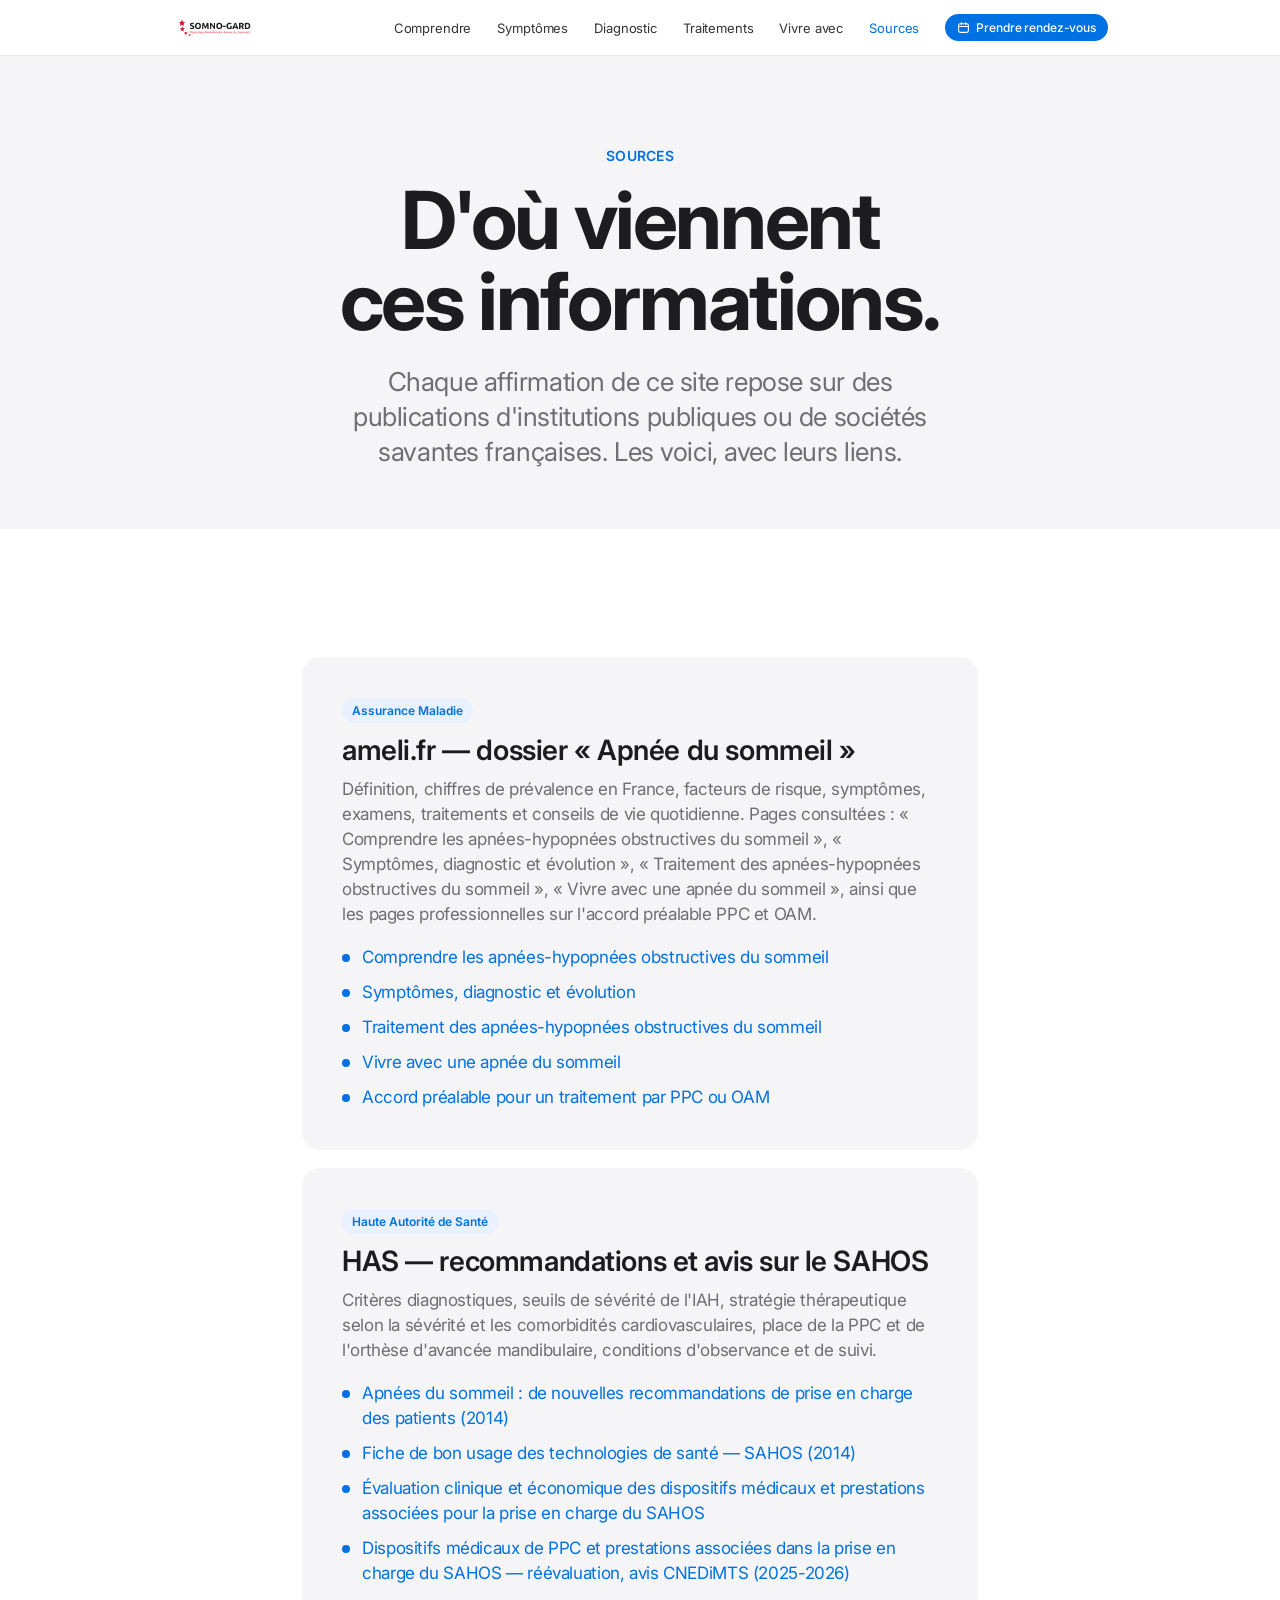
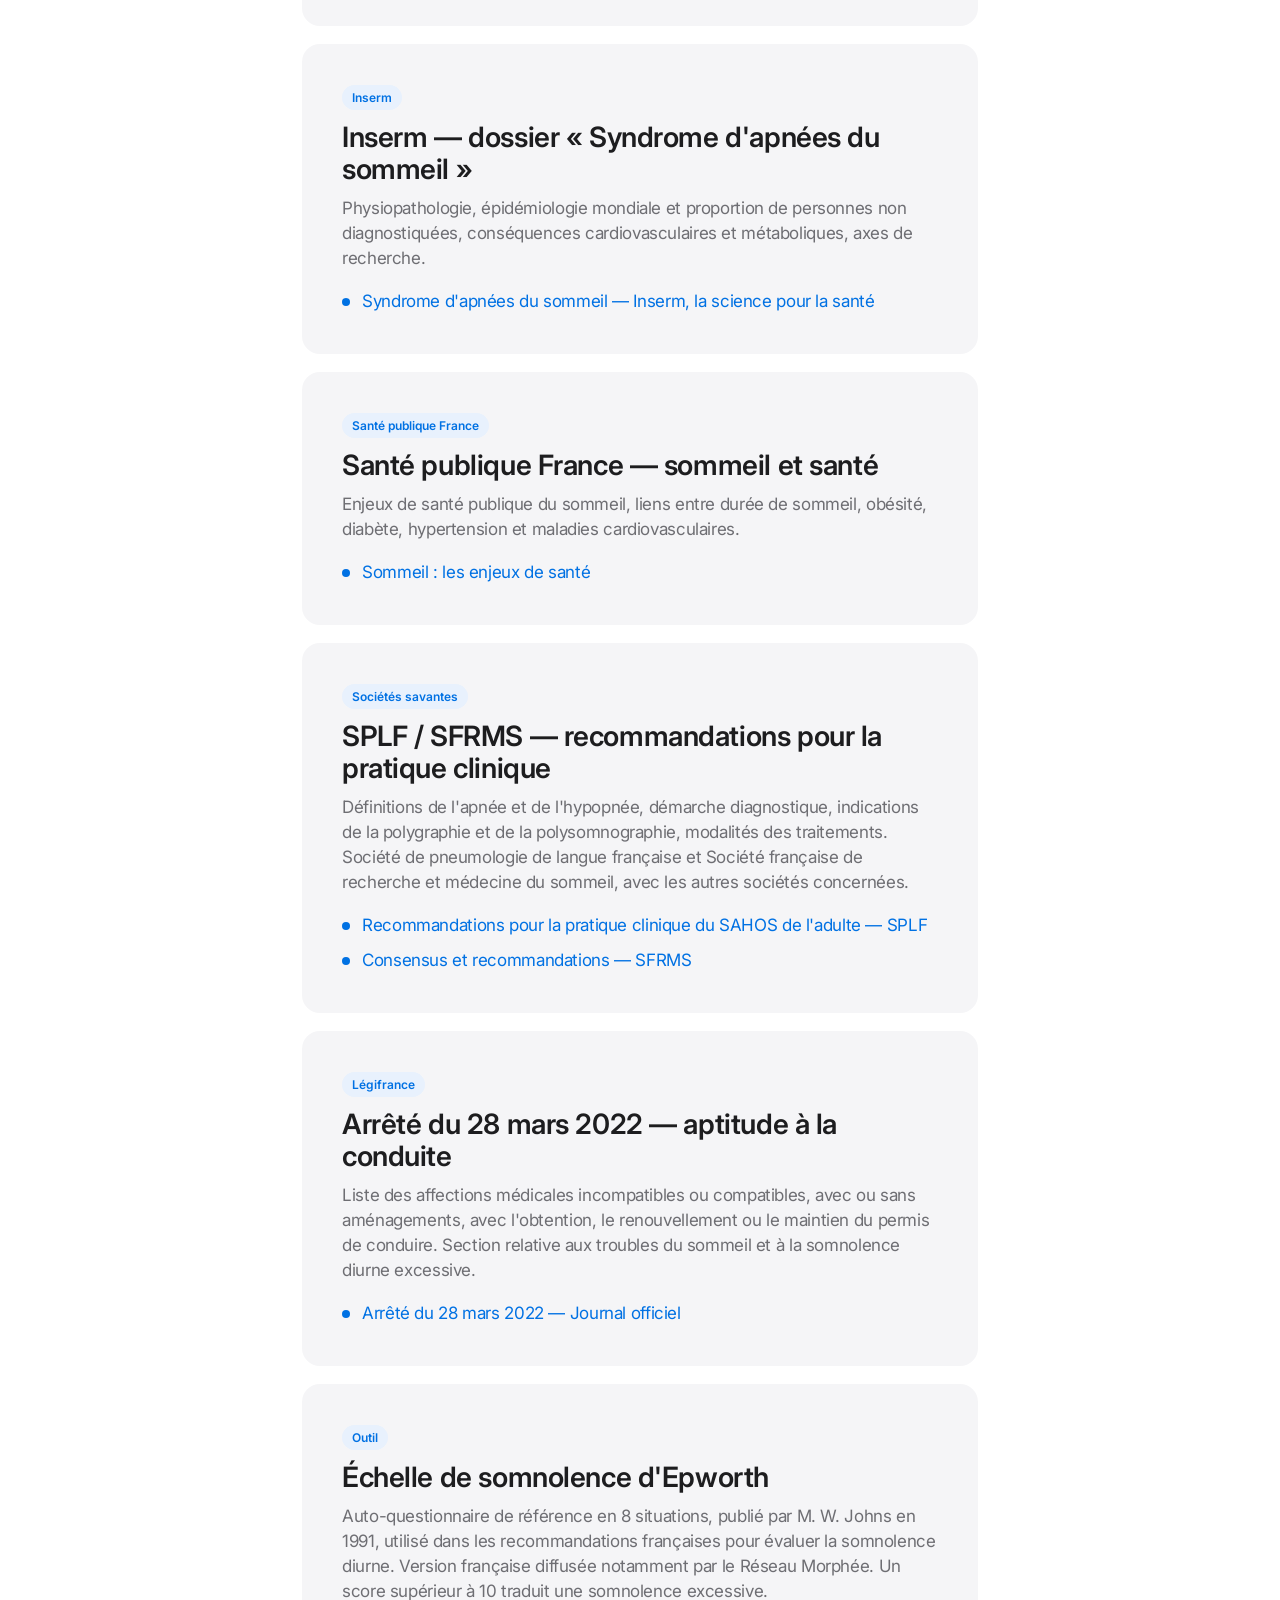
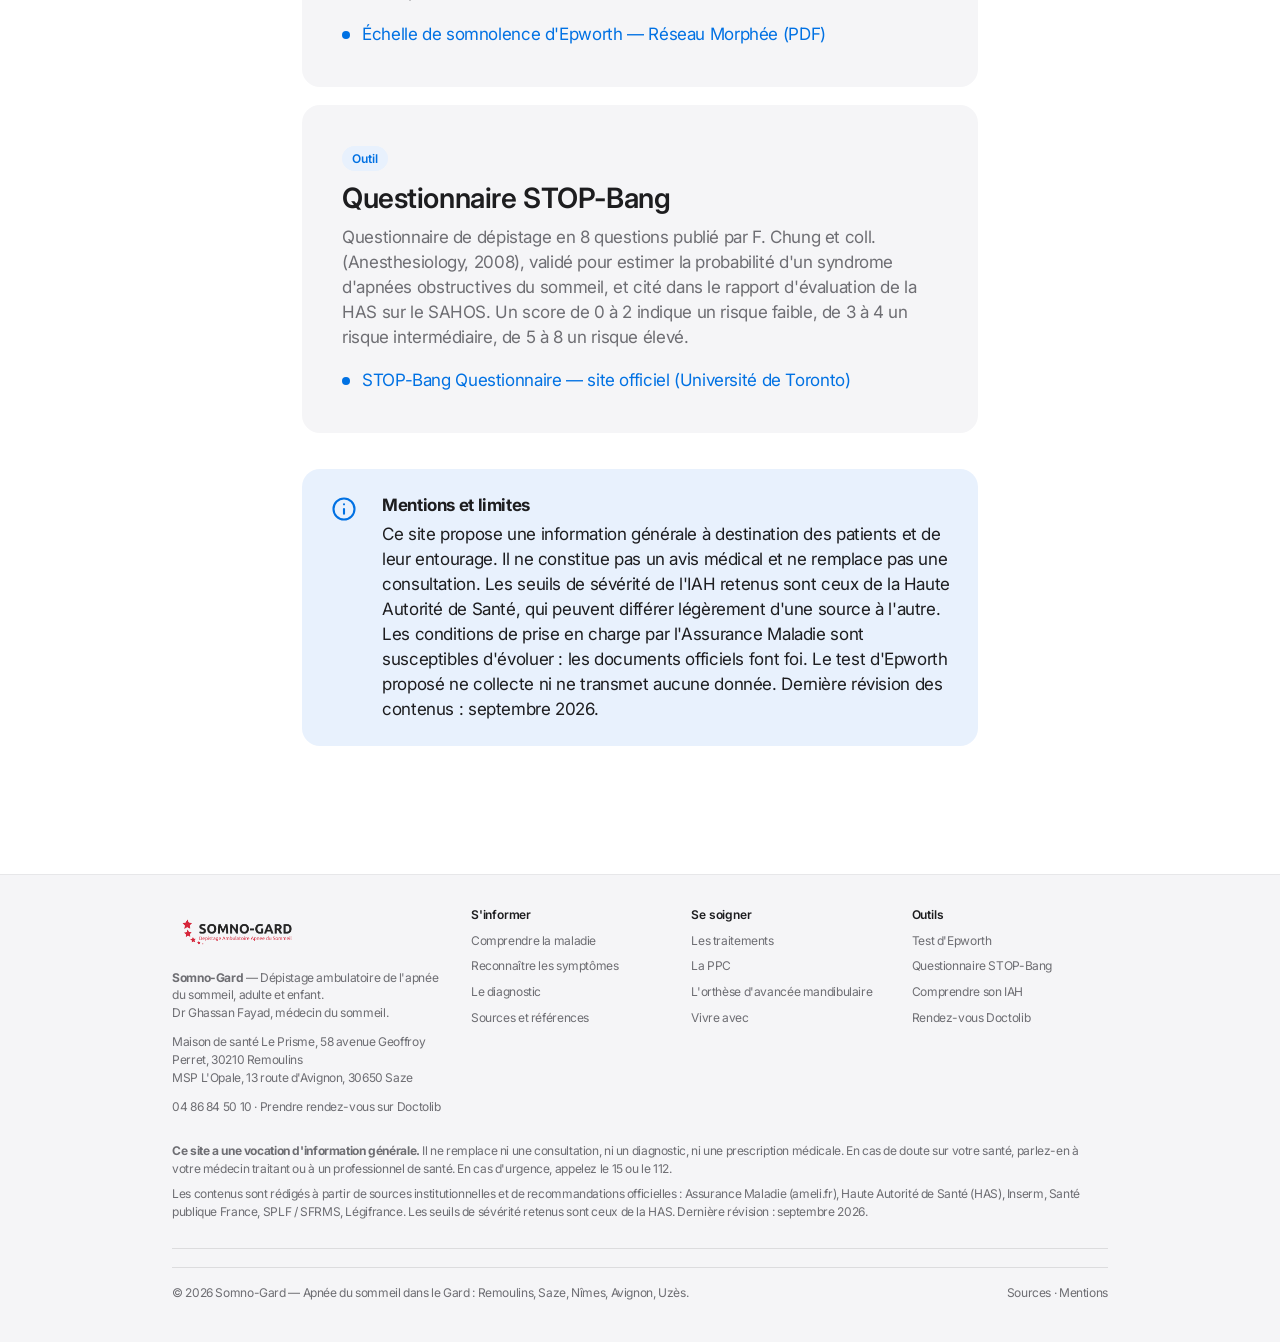
<file: sources.html>
<!DOCTYPE html>
<html lang="fr">
<head>
  <meta charset="utf-8">
  <meta name="viewport" content="width=device-width, initial-scale=1">
  <title>Sources et références médicales sur l&#x27;apnée du sommeil | Somno-Gard</title>
  <meta name="description" content="Toutes les sources institutionnelles utilisées par Somno-Gard : Assurance Maladie, HAS, Inserm, Santé publique France, SPLF / SFRMS, Légifrance, échelles d&#x27;Epworth et STOP-Bang.">
  <meta name="theme-color" content="#f5f5f7">
  <link rel="preconnect" href="https://fonts.googleapis.com">
  <link rel="preconnect" href="https://fonts.gstatic.com" crossorigin>
  <link rel="stylesheet" href="https://fonts.googleapis.com/css2?family=Inter:wght@400;500;600;700&display=swap">
  <link rel="stylesheet" href="assets/css/style.css">
  <link rel="canonical" href="https://92cwv6fymm-cmd.github.io/Info/sources.html">
  <meta name="robots" content="index, follow, max-image-preview:large">
  <meta name="author" content="Somno-Gard – Dr Ghassan Fayad">
  <meta name="geo.region" content="FR-30">
  <meta name="geo.placename" content="Remoulins, Gard">
  <meta property="og:type" content="website">
  <meta property="og:site_name" content="Somno-Gard – Apnée du sommeil">
  <meta property="og:locale" content="fr_FR">
  <meta property="og:title" content="Sources et références médicales sur l&#x27;apnée du sommeil | Somno-Gard">
  <meta property="og:description" content="Toutes les sources institutionnelles utilisées par Somno-Gard : Assurance Maladie, HAS, Inserm, Santé publique France, SPLF / SFRMS, Légifrance, échelles d&#x27;Epworth et STOP-Bang.">
  <meta property="og:url" content="https://92cwv6fymm-cmd.github.io/Info/sources.html">
  <meta property="og:image" content="https://92cwv6fymm-cmd.github.io/Info/assets/img/logo-somno-gard.png">
  <meta property="og:image:alt" content="Logo Somno-Gard, dépistage ambulatoire de l'apnée du sommeil">
  <meta name="twitter:card" content="summary_large_image">
  <meta name="twitter:title" content="Sources et références médicales sur l&#x27;apnée du sommeil | Somno-Gard">
  <meta name="twitter:description" content="Toutes les sources institutionnelles utilisées par Somno-Gard : Assurance Maladie, HAS, Inserm, Santé publique France, SPLF / SFRMS, Légifrance, échelles d&#x27;Epworth et STOP-Bang.">
  <meta name="twitter:image" content="https://92cwv6fymm-cmd.github.io/Info/assets/img/logo-somno-gard.png">
  <script type="application/ld+json">{"@context": "https://schema.org", "@graph": [{"@type": "MedicalClinic", "@id": "https://92cwv6fymm-cmd.github.io/Info/#organisation", "name": "Somno-Gard", "alternateName": "Somno-Gard – Dépistage ambulatoire de l'apnée du sommeil", "description": "Centre de dépistage ambulatoire de l'apnée du sommeil de l'adulte et de l'enfant dans le Gard : polygraphie et polysomnographie à domicile, suivi des traitements par PPC et orthèse d'avancée mandibulaire.", "url": "https://92cwv6fymm-cmd.github.io/Info/", "logo": "https://92cwv6fymm-cmd.github.io/Info/assets/img/logo-somno-gard.png", "image": "https://92cwv6fymm-cmd.github.io/Info/assets/img/logo-somno-gard.png", "telephone": "+33486845010", "medicalSpecialty": "Médecine du sommeil", "address": {"@type": "PostalAddress", "streetAddress": "Maison de santé Le Prisme, 58 avenue Geoffroy Perret", "postalCode": "30210", "addressLocality": "Remoulins", "addressRegion": "Gard", "addressCountry": "FR"}, "location": [{"@type": "Place", "name": "Somno-Gard Remoulins", "address": {"@type": "PostalAddress", "streetAddress": "Maison de santé Le Prisme, 58 avenue Geoffroy Perret", "postalCode": "30210", "addressLocality": "Remoulins", "addressRegion": "Gard", "addressCountry": "FR"}}, {"@type": "Place", "name": "Centre du sommeil Somno-Gard Saze", "address": {"@type": "PostalAddress", "streetAddress": "MSP L'Opale, 13 route d'Avignon", "postalCode": "30650", "addressLocality": "Saze", "addressRegion": "Gard", "addressCountry": "FR"}}], "areaServed": ["Gard", "Vaucluse", "Remoulins", "Saze", "Nîmes", "Avignon", "Uzès", "Bagnols-sur-Cèze", "Beaucaire", "Villeneuve-lès-Avignon"], "founder": {"@id": "https://92cwv6fymm-cmd.github.io/Info/#medecin"}, "sameAs": ["https://www.doctolib.fr/cabinet-medical/remoulins/somno-gard-dr-ghassan-fayad", "https://somno-gard.fr/", "https://www.facebook.com/p/Somno-Gard-100092024403790/", "https://fr.linkedin.com/in/ghassan-fayad-somnogard"], "potentialAction": {"@type": "ReserveAction", "name": "Prendre rendez-vous", "target": {"@type": "EntryPoint", "urlTemplate": "https://www.doctolib.fr/cabinet-medical/remoulins/somno-gard-dr-ghassan-fayad", "inLanguage": "fr"}}}, {"@type": "Physician", "@id": "https://92cwv6fymm-cmd.github.io/Info/#medecin", "name": "Dr Ghassan Fayad", "honorificPrefix": "Dr", "medicalSpecialty": "Médecine du sommeil", "description": "Médecin du sommeil, dépistage et traitement des troubles respiratoires du sommeil de l'adulte et de l'enfant.", "worksFor": {"@id": "https://92cwv6fymm-cmd.github.io/Info/#organisation"}, "url": "https://www.doctolib.fr/cabinet-medical/remoulins/somno-gard-dr-ghassan-fayad", "telephone": "+33486845010"}, {"@type": "WebSite", "@id": "https://92cwv6fymm-cmd.github.io/Info/#site", "name": "Somno-Gard – Apnée du sommeil", "url": "https://92cwv6fymm-cmd.github.io/Info/", "inLanguage": "fr-FR", "publisher": {"@id": "https://92cwv6fymm-cmd.github.io/Info/#organisation"}}, {"@type": "MedicalWebPage", "@id": "https://92cwv6fymm-cmd.github.io/Info/sources.html#page", "url": "https://92cwv6fymm-cmd.github.io/Info/sources.html", "name": "Sources et références médicales sur l'apnée du sommeil | Somno-Gard", "description": "Toutes les sources institutionnelles utilisées par Somno-Gard : Assurance Maladie, HAS, Inserm, Santé publique France, SPLF / SFRMS, Légifrance, échelles d'Epworth et STOP-Bang.", "inLanguage": "fr-FR", "isPartOf": {"@id": "https://92cwv6fymm-cmd.github.io/Info/#site"}, "about": {"@type": "MedicalCondition", "name": "Syndrome d'apnées-hypopnées obstructives du sommeil", "alternateName": ["Apnée du sommeil", "SAHOS", "SAOS"]}, "audience": {"@type": "MedicalAudience", "audienceType": "Patient"}, "lastReviewed": "2026-09-07", "dateModified": "2026-09-07"}, {"@type": "BreadcrumbList", "itemListElement": [{"@type": "ListItem", "position": 1, "name": "Accueil", "item": "https://92cwv6fymm-cmd.github.io/Info/"}, {"@type": "ListItem", "position": 2, "name": "Sources", "item": "https://92cwv6fymm-cmd.github.io/Info/sources.html"}]}]}</script>
  <link rel="icon" href="assets/img/favicon.svg" type="image/svg+xml">
  <link rel="apple-touch-icon" href="assets/img/logo-somno-gard.png">
</head>
<body>
<header class="nav">
  <div class="nav__inner">
    <a class="nav__brand" href="index.html" aria-label="Somno-Gard — Accueil"><img src="assets/img/logo-somno-gard.png" alt="Somno-Gard, dépistage ambulatoire de l'apnée du sommeil" width="4096" height="1439"></a>
    <button class="nav__toggle" aria-label="Ouvrir le menu" aria-expanded="false" aria-controls="nav-links"><span></span><span></span><span></span></button>
    <ul class="nav__links" id="nav-links">
      <li><a href="comprendre.html">Comprendre</a></li>
      <li><a href="symptomes.html">Symptômes</a></li>
      <li><a href="diagnostic.html">Diagnostic</a></li>
      <li><a href="traitements.html">Traitements</a></li>
      <li><a href="vivre-avec.html">Vivre avec</a></li>
      <li><a href="sources.html" aria-current="page">Sources</a></li>
      <li><a class="nav__cta" href="https://www.doctolib.fr/cabinet-medical/remoulins/somno-gard-dr-ghassan-fayad" target="_blank" rel="noopener"><svg viewBox="0 0 24 24" fill="none" stroke="currentColor" stroke-width="2" stroke-linecap="round" stroke-linejoin="round" aria-hidden="true"><rect x="3" y="5" width="18" height="16" rx="3"/><path d="M3 10h18M8 3v4M16 3v4"/></svg>Prendre rendez-vous</a></li>
    </ul>
  </div>
</header>
<div class="cta-float"><a href="https://www.doctolib.fr/cabinet-medical/remoulins/somno-gard-dr-ghassan-fayad" target="_blank" rel="noopener"><svg viewBox="0 0 24 24" fill="none" stroke="currentColor" stroke-width="2" stroke-linecap="round" stroke-linejoin="round" aria-hidden="true"><rect x="3" y="5" width="18" height="16" rx="3"/><path d="M3 10h18M8 3v4M16 3v4"/></svg>Prendre rendez-vous sur Doctolib</a></div>
<main>
  <section class="hero hero--alt hero--page" style="min-height:44vh" aria-labelledby="page-title">
    <div class="hero__content">
      <p class="eyebrow rise">Sources</p>
      <h1 id="page-title" class="display rise" data-delay="1">D'où viennent<br>ces informations.</h1>
      <p class="lead rise" data-delay="2">Chaque affirmation de ce site repose sur des publications d'institutions publiques ou de sociétés savantes françaises. Les voici, avec leurs liens.</p>
    </div>
  </section>

  <section class="section" aria-labelledby="src-title">
    <div class="container container--narrow">
      <h2 id="src-title" class="visually-hidden">Liste des sources</h2>

      <div class="card card--flat reveal" id="ameli" style="margin-bottom:18px">
        <span class="tag">Assurance Maladie</span>
        <h3 class="subtitle" style="margin-top:12px">ameli.fr — dossier « Apnée du sommeil »</h3>
        <p>Définition, chiffres de prévalence en France, facteurs de risque, symptômes, examens, traitements et conseils de vie quotidienne. Pages consultées : « Comprendre les apnées-hypopnées obstructives du sommeil », « Symptômes, diagnostic et évolution », « Traitement des apnées-hypopnées obstructives du sommeil », « Vivre avec une apnée du sommeil », ainsi que les pages professionnelles sur l'accord préalable PPC et OAM.</p>
        <ul class="card-list">
          <li><a href="https://www.ameli.fr/assure/sante/themes/apnee-du-sommeil/comprendre-apnee-sommeil" target="_blank" rel="noopener">Comprendre les apnées-hypopnées obstructives du sommeil</a></li>
          <li><a href="https://www.ameli.fr/assure/sante/themes/apnee-du-sommeil/symptomes-diagnostic-evolution" target="_blank" rel="noopener">Symptômes, diagnostic et évolution</a></li>
          <li><a href="https://www.ameli.fr/assure/sante/themes/apnee-du-sommeil/traitement-apnee-sommeil" target="_blank" rel="noopener">Traitement des apnées-hypopnées obstructives du sommeil</a></li>
          <li><a href="https://www.ameli.fr/assure/sante/themes/apnee-du-sommeil/vivre-apnee-sommeil" target="_blank" rel="noopener">Vivre avec une apnée du sommeil</a></li>
          <li><a href="https://www.ameli.fr/medecin/exercice-liberal/accord-prealable/accord-prealable-apnee-sommeil-ppc-oam" target="_blank" rel="noopener">Accord préalable pour un traitement par PPC ou OAM</a></li>
        </ul>
      </div>

      <div class="card card--flat reveal" id="has" style="margin-bottom:18px">
        <span class="tag">Haute Autorité de Santé</span>
        <h3 class="subtitle" style="margin-top:12px">HAS — recommandations et avis sur le SAHOS</h3>
        <p>Critères diagnostiques, seuils de sévérité de l'IAH, stratégie thérapeutique selon la sévérité et les comorbidités cardiovasculaires, place de la PPC et de l'orthèse d'avancée mandibulaire, conditions d'observance et de suivi.</p>
        <ul class="card-list">
          <li><a href="https://www.has-sante.fr/jcms/c_1761160/fr/apnees-du-sommeil-de-nouvelles-recommandations-de-prise-en-charge-des-patients" target="_blank" rel="noopener">Apnées du sommeil : de nouvelles recommandations de prise en charge des patients (2014)</a></li>
          <li><a href="https://www.has-sante.fr/upload/docs/application/pdf/2014-11/sahos_-_fiche_de_bon_usage.pdf" target="_blank" rel="noopener">Fiche de bon usage des technologies de santé — SAHOS (2014)</a></li>
          <li><a href="https://www.has-sante.fr/jcms/c_1761818/fr/" target="_blank" rel="noopener">Évaluation clinique et économique des dispositifs médicaux et prestations associées pour la prise en charge du SAHOS</a></li>
          <li><a href="https://www.has-sante.fr/jcms/p_3597587/fr/" target="_blank" rel="noopener">Dispositifs médicaux de PPC et prestations associées dans la prise en charge du SAHOS — réévaluation, avis CNEDiMTS (2025-2026)</a></li>
        </ul>
      </div>

      <div class="card card--flat reveal" id="inserm" style="margin-bottom:18px">
        <span class="tag">Inserm</span>
        <h3 class="subtitle" style="margin-top:12px">Inserm — dossier « Syndrome d'apnées du sommeil »</h3>
        <p>Physiopathologie, épidémiologie mondiale et proportion de personnes non diagnostiquées, conséquences cardiovasculaires et métaboliques, axes de recherche.</p>
        <ul class="card-list">
          <li><a href="https://www.inserm.fr/dossier/apnee-sommeil/" target="_blank" rel="noopener">Syndrome d'apnées du sommeil — Inserm, la science pour la santé</a></li>
        </ul>
      </div>

      <div class="card card--flat reveal" id="spf" style="margin-bottom:18px">
        <span class="tag">Santé publique France</span>
        <h3 class="subtitle" style="margin-top:12px">Santé publique France — sommeil et santé</h3>
        <p>Enjeux de santé publique du sommeil, liens entre durée de sommeil, obésité, diabète, hypertension et maladies cardiovasculaires.</p>
        <ul class="card-list">
          <li><a href="https://www.santepubliquefrance.fr/determinants-de-sante/sommeil/les-enjeux-de-sante/" target="_blank" rel="noopener">Sommeil : les enjeux de santé</a></li>
        </ul>
      </div>

      <div class="card card--flat reveal" id="splf" style="margin-bottom:18px">
        <span class="tag">Sociétés savantes</span>
        <h3 class="subtitle" style="margin-top:12px">SPLF / SFRMS — recommandations pour la pratique clinique</h3>
        <p>Définitions de l'apnée et de l'hypopnée, démarche diagnostique, indications de la polygraphie et de la polysomnographie, modalités des traitements. Société de pneumologie de langue française et Société française de recherche et médecine du sommeil, avec les autres sociétés concernées.</p>
        <ul class="card-list">
          <li><a href="https://splf.fr/sahos/" target="_blank" rel="noopener">Recommandations pour la pratique clinique du SAHOS de l'adulte — SPLF</a></li>
          <li><a href="https://www.sfrms-sommeil.org/la-sfrms/consensus-et-recommandations/" target="_blank" rel="noopener">Consensus et recommandations — SFRMS</a></li>
        </ul>
      </div>

      <div class="card card--flat reveal" id="legifrance" style="margin-bottom:18px">
        <span class="tag">Légifrance</span>
        <h3 class="subtitle" style="margin-top:12px">Arrêté du 28 mars 2022 — aptitude à la conduite</h3>
        <p>Liste des affections médicales incompatibles ou compatibles, avec ou sans aménagements, avec l'obtention, le renouvellement ou le maintien du permis de conduire. Section relative aux troubles du sommeil et à la somnolence diurne excessive.</p>
        <ul class="card-list">
          <li><a href="https://www.legifrance.gouv.fr/jorf/id/JORFTEXT000045464094" target="_blank" rel="noopener">Arrêté du 28 mars 2022 — Journal officiel</a></li>
        </ul>
      </div>

      <div class="card card--flat reveal" id="epworth" style="margin-bottom:18px">
        <span class="tag">Outil</span>
        <h3 class="subtitle" style="margin-top:12px">Échelle de somnolence d'Epworth</h3>
        <p>Auto-questionnaire de référence en 8 situations, publié par M. W. Johns en 1991, utilisé dans les recommandations françaises pour évaluer la somnolence diurne. Version française diffusée notamment par le Réseau Morphée. Un score supérieur à 10 traduit une somnolence excessive.</p>
        <ul class="card-list">
          <li><a href="https://reseau-morphee.fr/wp-content/uploads/dlm_uploads/2016/11/Epworth.pdf" target="_blank" rel="noopener">Échelle de somnolence d'Epworth — Réseau Morphée (PDF)</a></li>
        </ul>
      </div>

      <div class="card card--flat reveal" id="stopbang" style="margin-bottom:18px">
        <span class="tag">Outil</span>
        <h3 class="subtitle" style="margin-top:12px">Questionnaire STOP-Bang</h3>
        <p>Questionnaire de dépistage en 8 questions publié par F. Chung et coll. (Anesthesiology, 2008), validé pour estimer la probabilité d'un syndrome d'apnées obstructives du sommeil, et cité dans le rapport d'évaluation de la HAS sur le SAHOS. Un score de 0 à 2 indique un risque faible, de 3 à 4 un risque intermédiaire, de 5 à 8 un risque élevé.</p>
        <ul class="card-list">
          <li><a href="https://www.stopbang.ca/osa/screening.php" target="_blank" rel="noopener">STOP-Bang Questionnaire — site officiel (Université de Toronto)</a></li>
        </ul>
      </div>

      <div class="callout reveal" id="mentions" style="margin-top:36px">
        <svg viewBox="0 0 24 24" fill="none" stroke="currentColor" stroke-width="1.8" stroke-linecap="round" stroke-linejoin="round" aria-hidden="true"><circle cx="12" cy="12" r="9"/><path d="M12 16v-4M12 8h.01"/></svg>
        <p><strong>Mentions et limites</strong>Ce site propose une information générale à destination des patients et de leur entourage. Il ne constitue pas un avis médical et ne remplace pas une consultation. Les seuils de sévérité de l'IAH retenus sont ceux de la Haute Autorité de Santé, qui peuvent différer légèrement d'une source à l'autre. Les conditions de prise en charge par l'Assurance Maladie sont susceptibles d'évoluer : les documents officiels font foi. Le test d'Epworth proposé ne collecte ni ne transmet aucune donnée. Dernière révision des contenus : septembre 2026.</p>
      </div>
    </div>
  </section>
</main>
<footer class="footer">
  <div class="container">
    <div class="footer__cols">
      <div>
        <img class="logo logo--footer" src="assets/img/logo-somno-gard.png" alt="Somno-Gard" width="4096" height="1439" loading="lazy">
        <p><strong>Somno-Gard</strong> — Dépistage ambulatoire de l'apnée du sommeil, adulte et enfant.<br>Dr Ghassan Fayad, médecin du sommeil.</p>
        <p>Maison de santé Le Prisme, 58 avenue Geoffroy Perret, 30210 Remoulins<br>MSP L'Opale, 13 route d'Avignon, 30650 Saze</p>
        <p><a href="tel:+33486845010">04 86 84 50 10</a> · <a href="https://www.doctolib.fr/cabinet-medical/remoulins/somno-gard-dr-ghassan-fayad" target="_blank" rel="noopener">Prendre rendez-vous sur Doctolib</a></p>
      </div>
      <div>
        <h4>S'informer</h4>
        <ul>
          <li><a href="comprendre.html">Comprendre la maladie</a></li>
          <li><a href="symptomes.html">Reconnaître les symptômes</a></li>
          <li><a href="diagnostic.html">Le diagnostic</a></li>
          <li><a href="sources.html">Sources et références</a></li>
        </ul>
      </div>
      <div>
        <h4>Se soigner</h4>
        <ul>
          <li><a href="traitements.html">Les traitements</a></li>
          <li><a href="traitements.html#ppc">La PPC</a></li>
          <li><a href="traitements.html#oam">L'orthèse d'avancée mandibulaire</a></li>
          <li><a href="vivre-avec.html">Vivre avec</a></li>
        </ul>
      </div>
      <div>
        <h4>Outils</h4>
        <ul>
          <li><a href="symptomes.html#epworth">Test d'Epworth</a></li>
          <li><a href="symptomes.html#stopbang">Questionnaire STOP-Bang</a></li>
          <li><a href="comprendre.html#severite">Comprendre son IAH</a></li>
          <li><a href="https://www.doctolib.fr/cabinet-medical/remoulins/somno-gard-dr-ghassan-fayad" target="_blank" rel="noopener">Rendez-vous Doctolib</a></li>
        </ul>
      </div>
    </div>
    <div class="footer__disclaimer">
      <p><strong>Ce site a une vocation d'information générale.</strong> Il ne remplace ni une consultation, ni un diagnostic, ni une prescription médicale. En cas de doute sur votre santé, parlez-en à votre médecin traitant ou à un professionnel de santé. En cas d'urgence, appelez le 15 ou le 112.</p>
      <p>Les contenus sont rédigés à partir de sources institutionnelles et de recommandations officielles : Assurance Maladie (ameli.fr), Haute Autorité de Santé (HAS), Inserm, Santé publique France, SPLF / SFRMS, Légifrance. Les seuils de sévérité retenus sont ceux de la HAS. Dernière révision : septembre 2026.</p>
    </div>
    <div class="footer__bottom">
      <span>© <span data-year>2026</span> Somno-Gard — Apnée du sommeil dans le Gard : Remoulins, Saze, Nîmes, Avignon, Uzès.</span>
      <span><a href="sources.html">Sources</a> · <a href="sources.html#mentions">Mentions</a></span>
    </div>
  </div>
</footer>
<button class="to-top" aria-label="Retour en haut de page"><svg width="18" height="18" viewBox="0 0 24 24" fill="none" stroke="currentColor" stroke-width="2" stroke-linecap="round" stroke-linejoin="round" aria-hidden="true"><path d="M12 19V5M5 12l7-7 7 7"/></svg></button>
<script src="assets/js/main.js" defer></script>
</body>
</html>
</file>
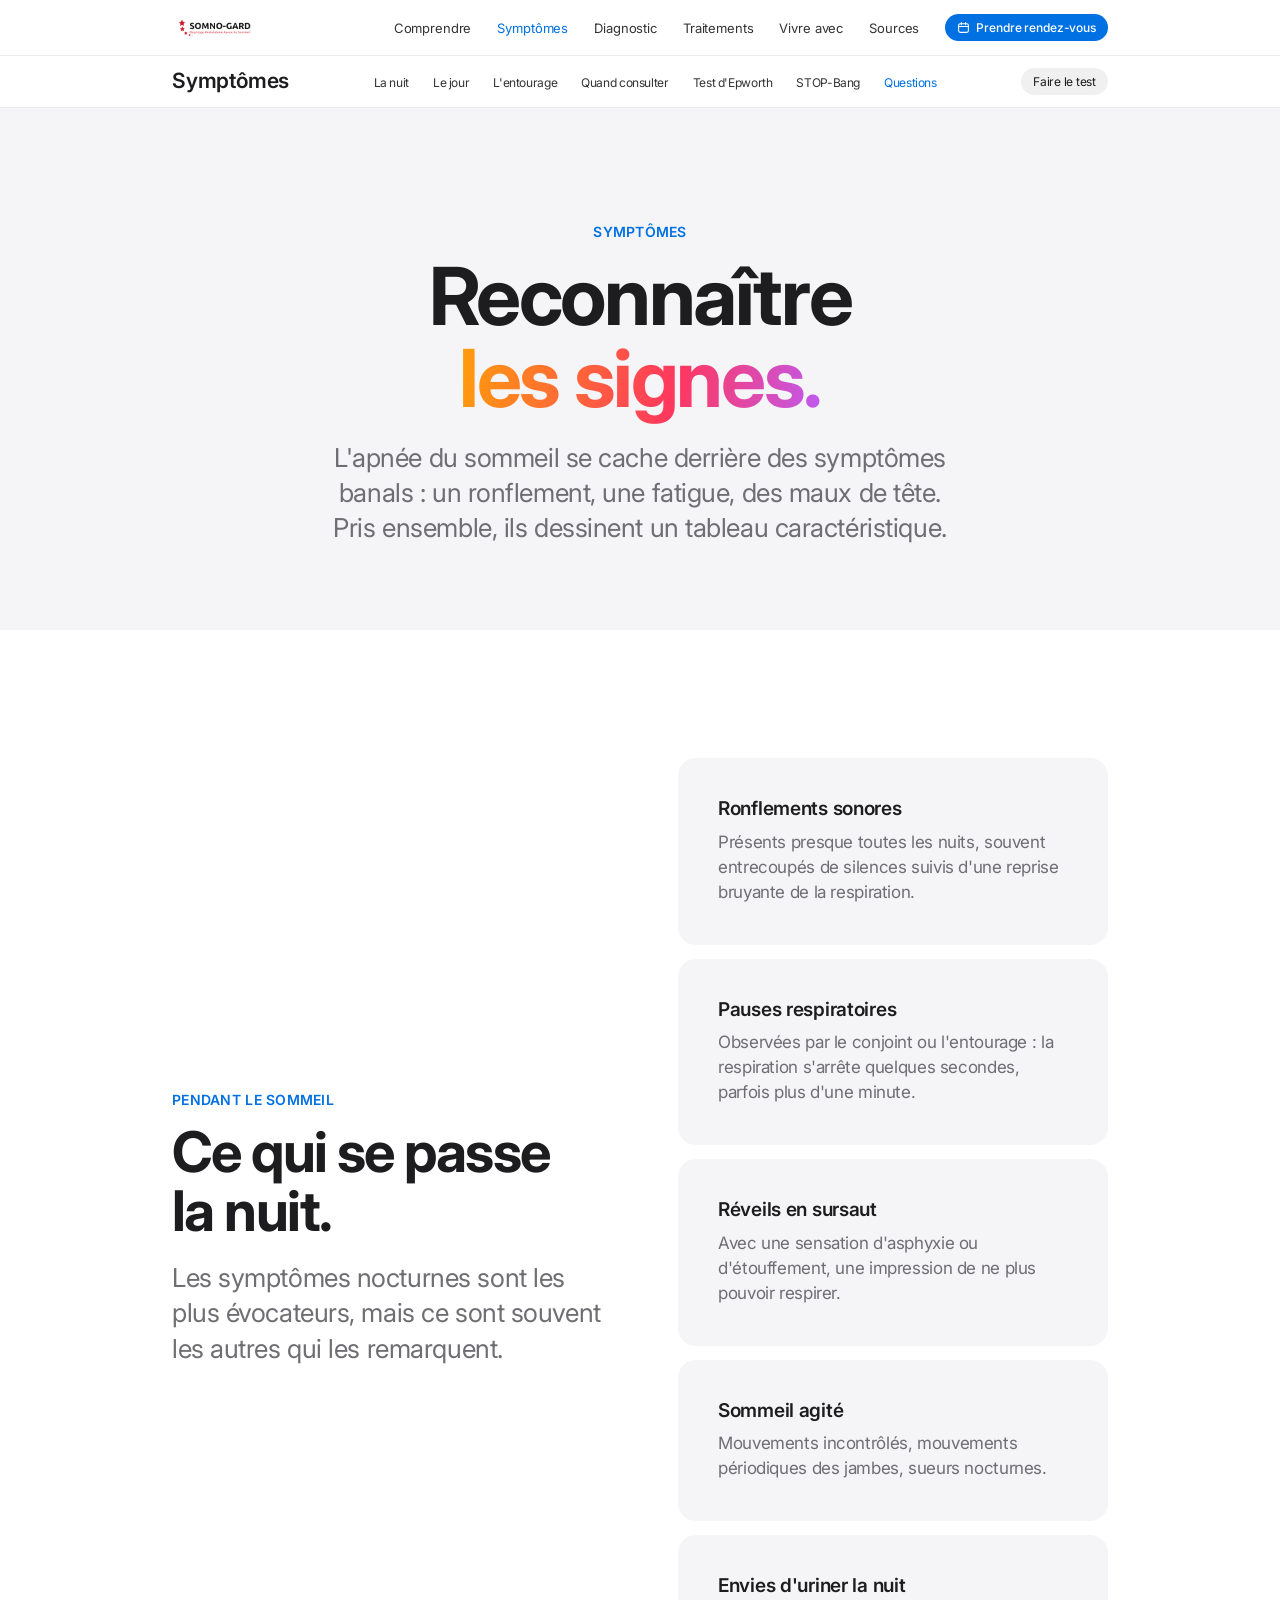
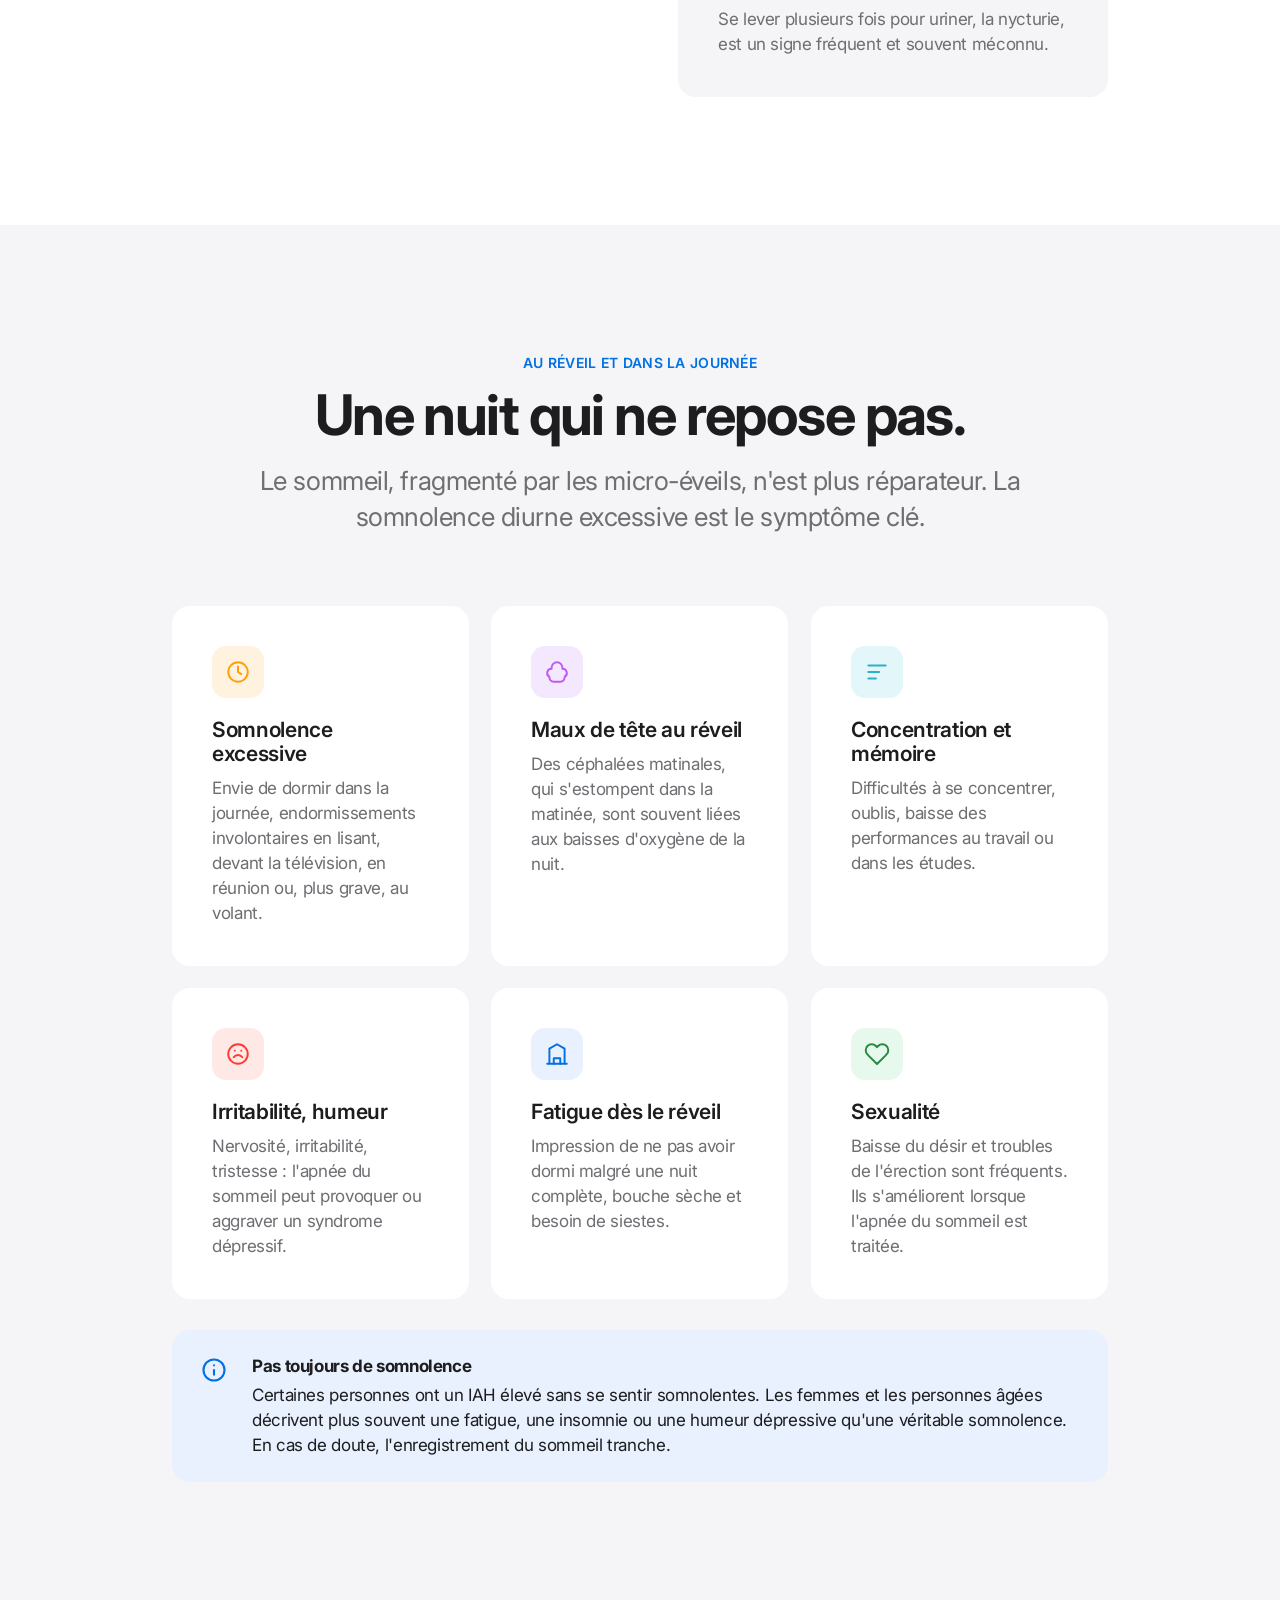
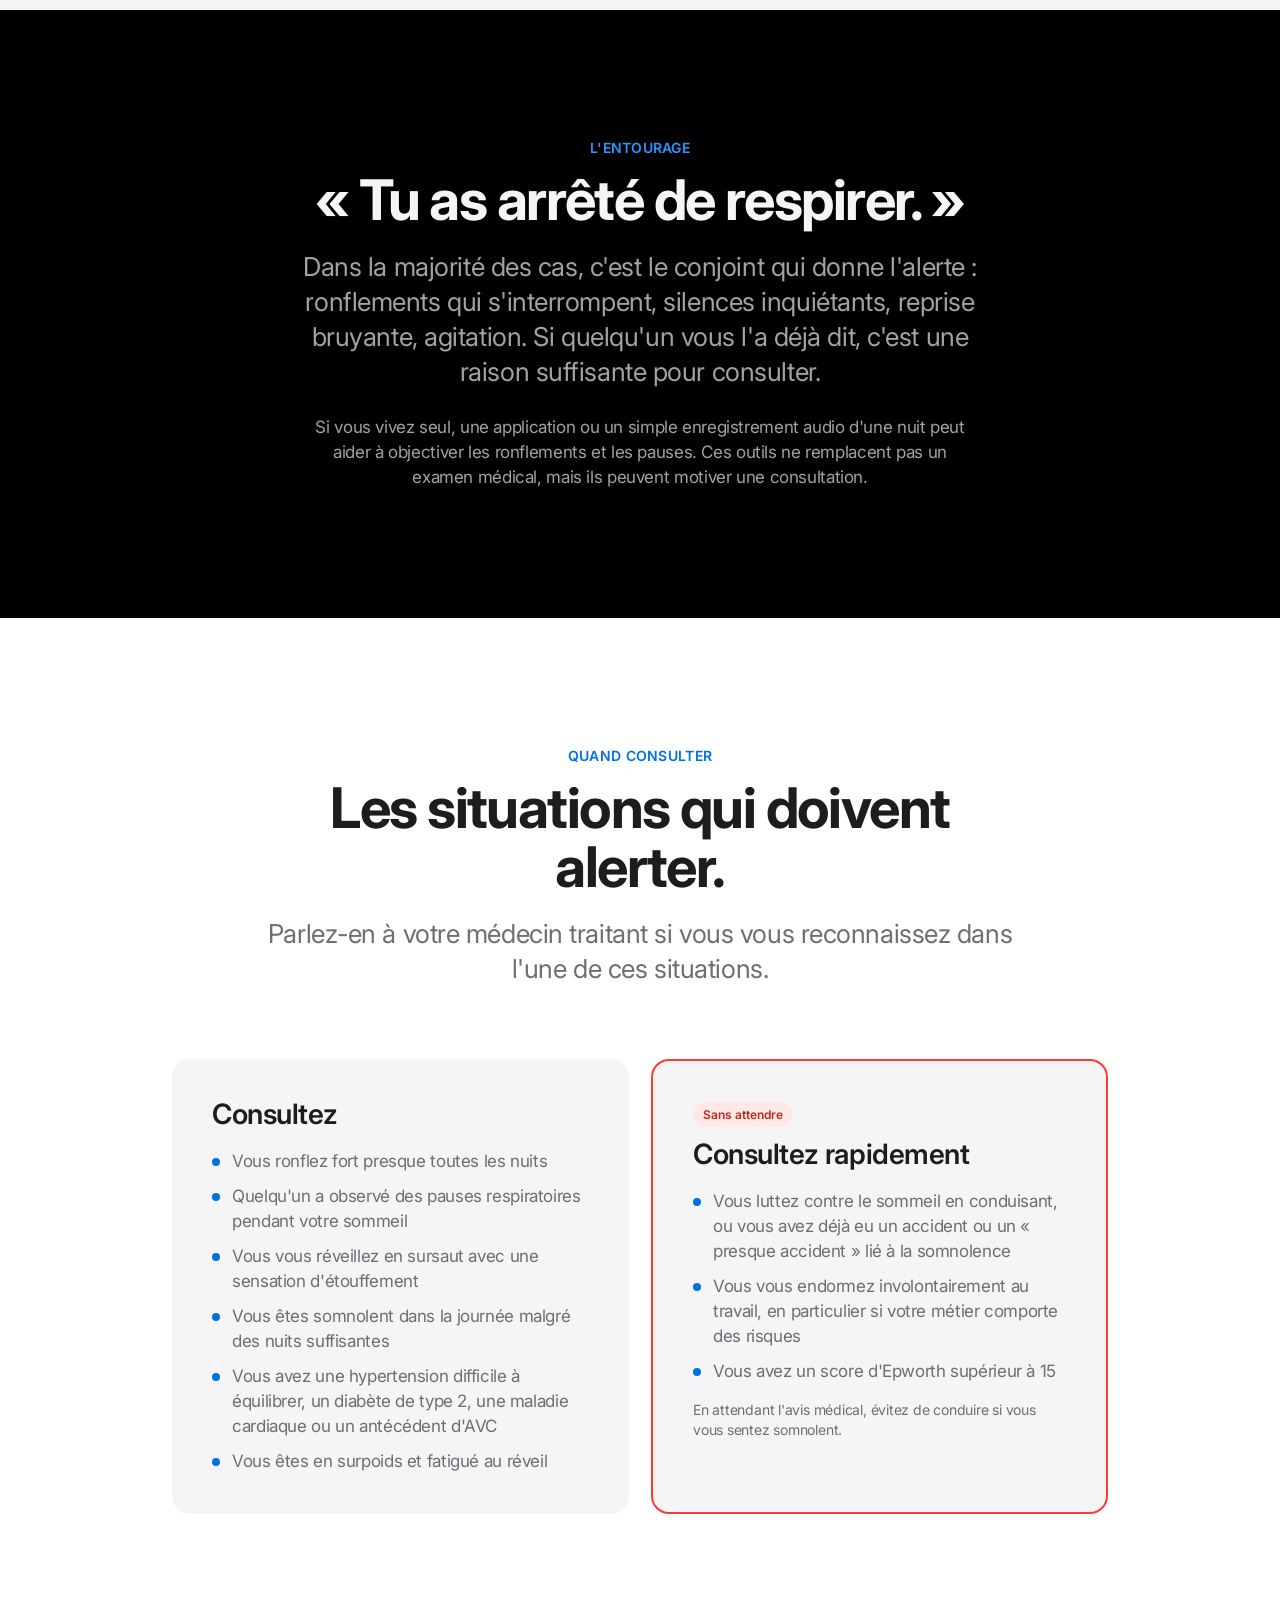
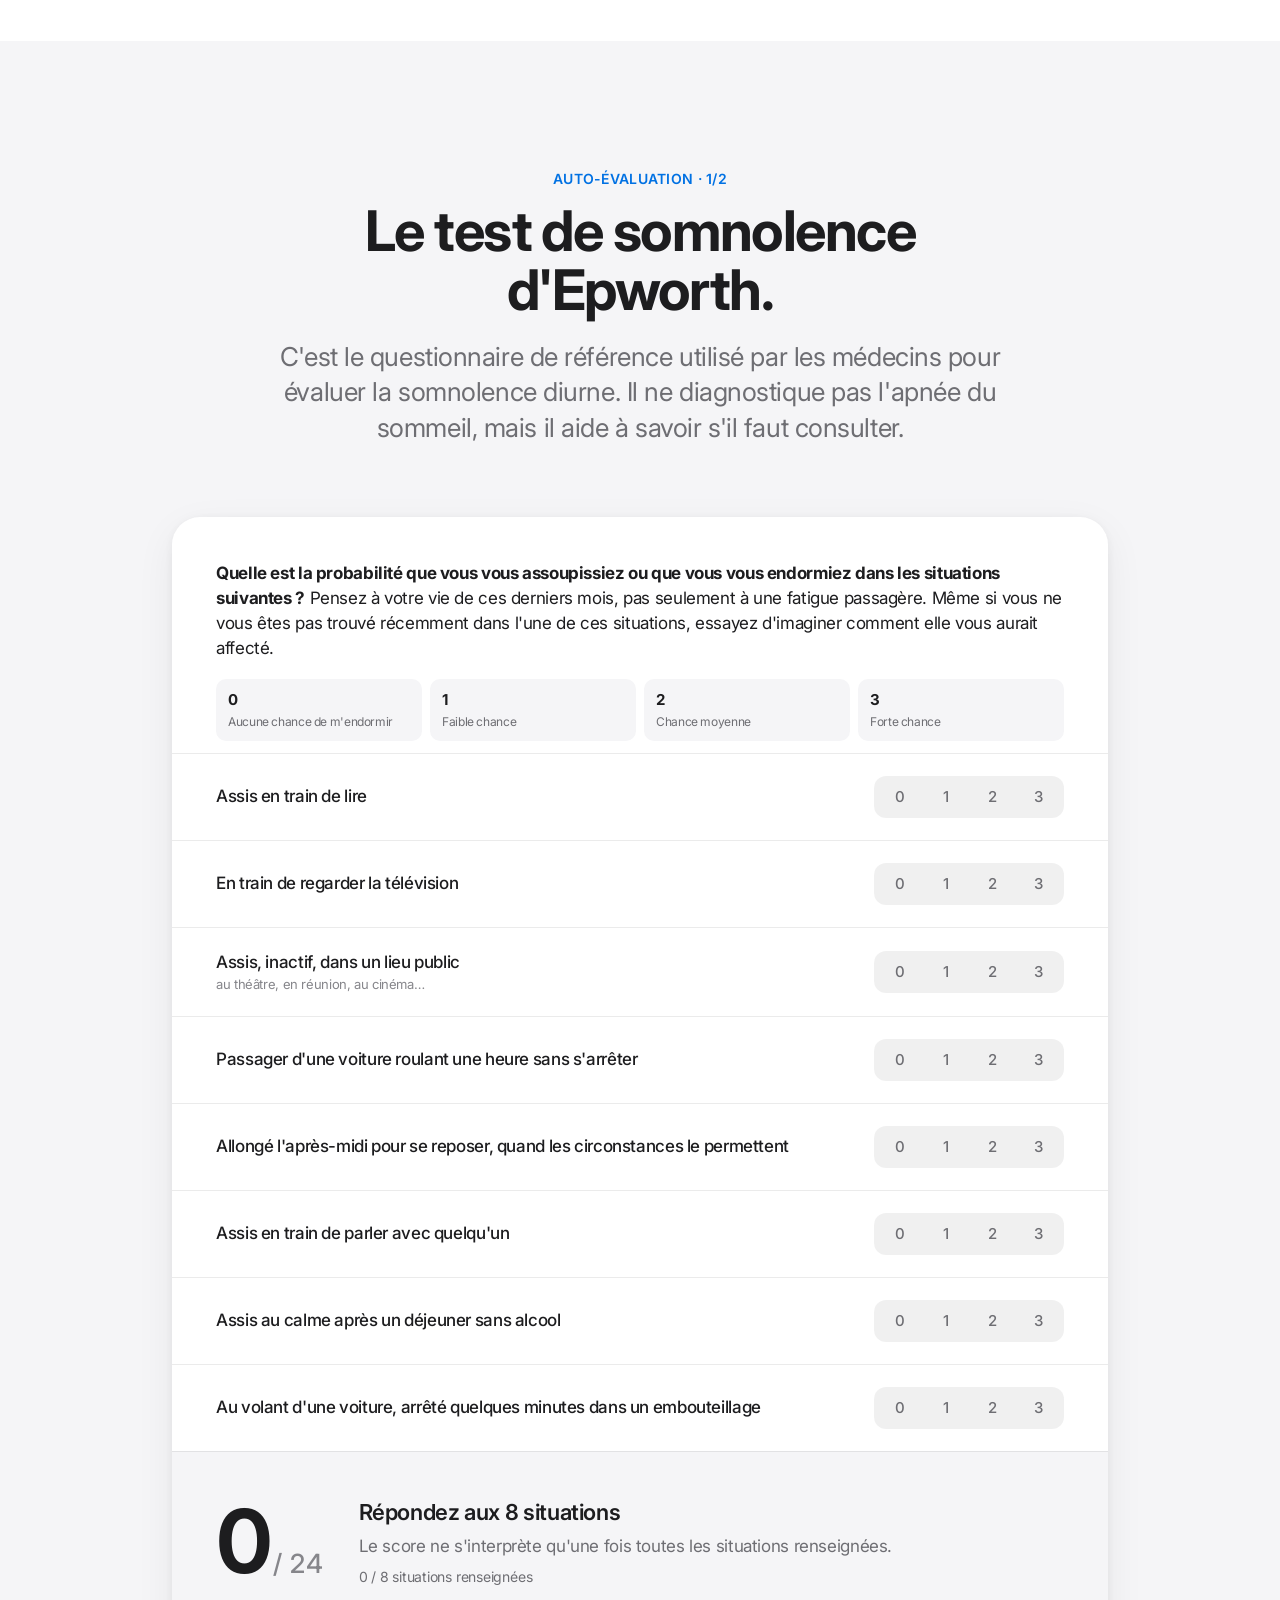
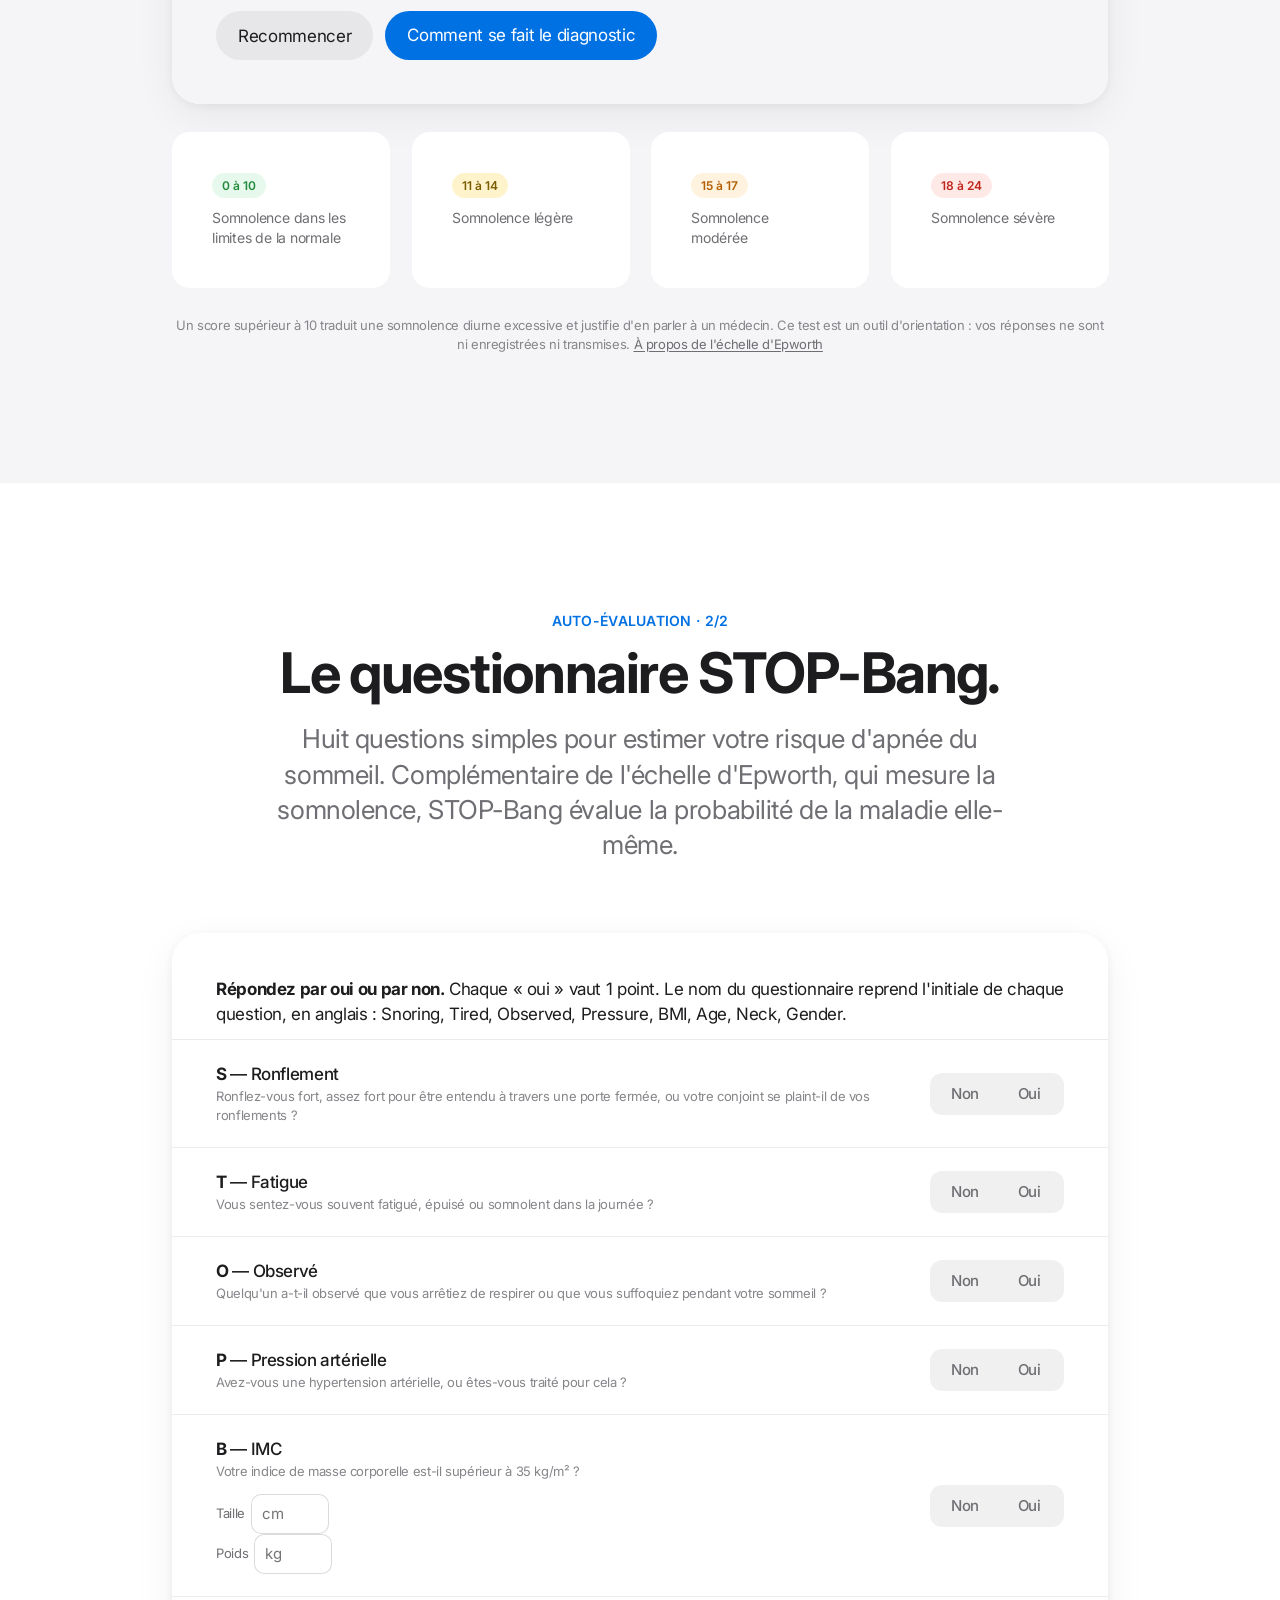
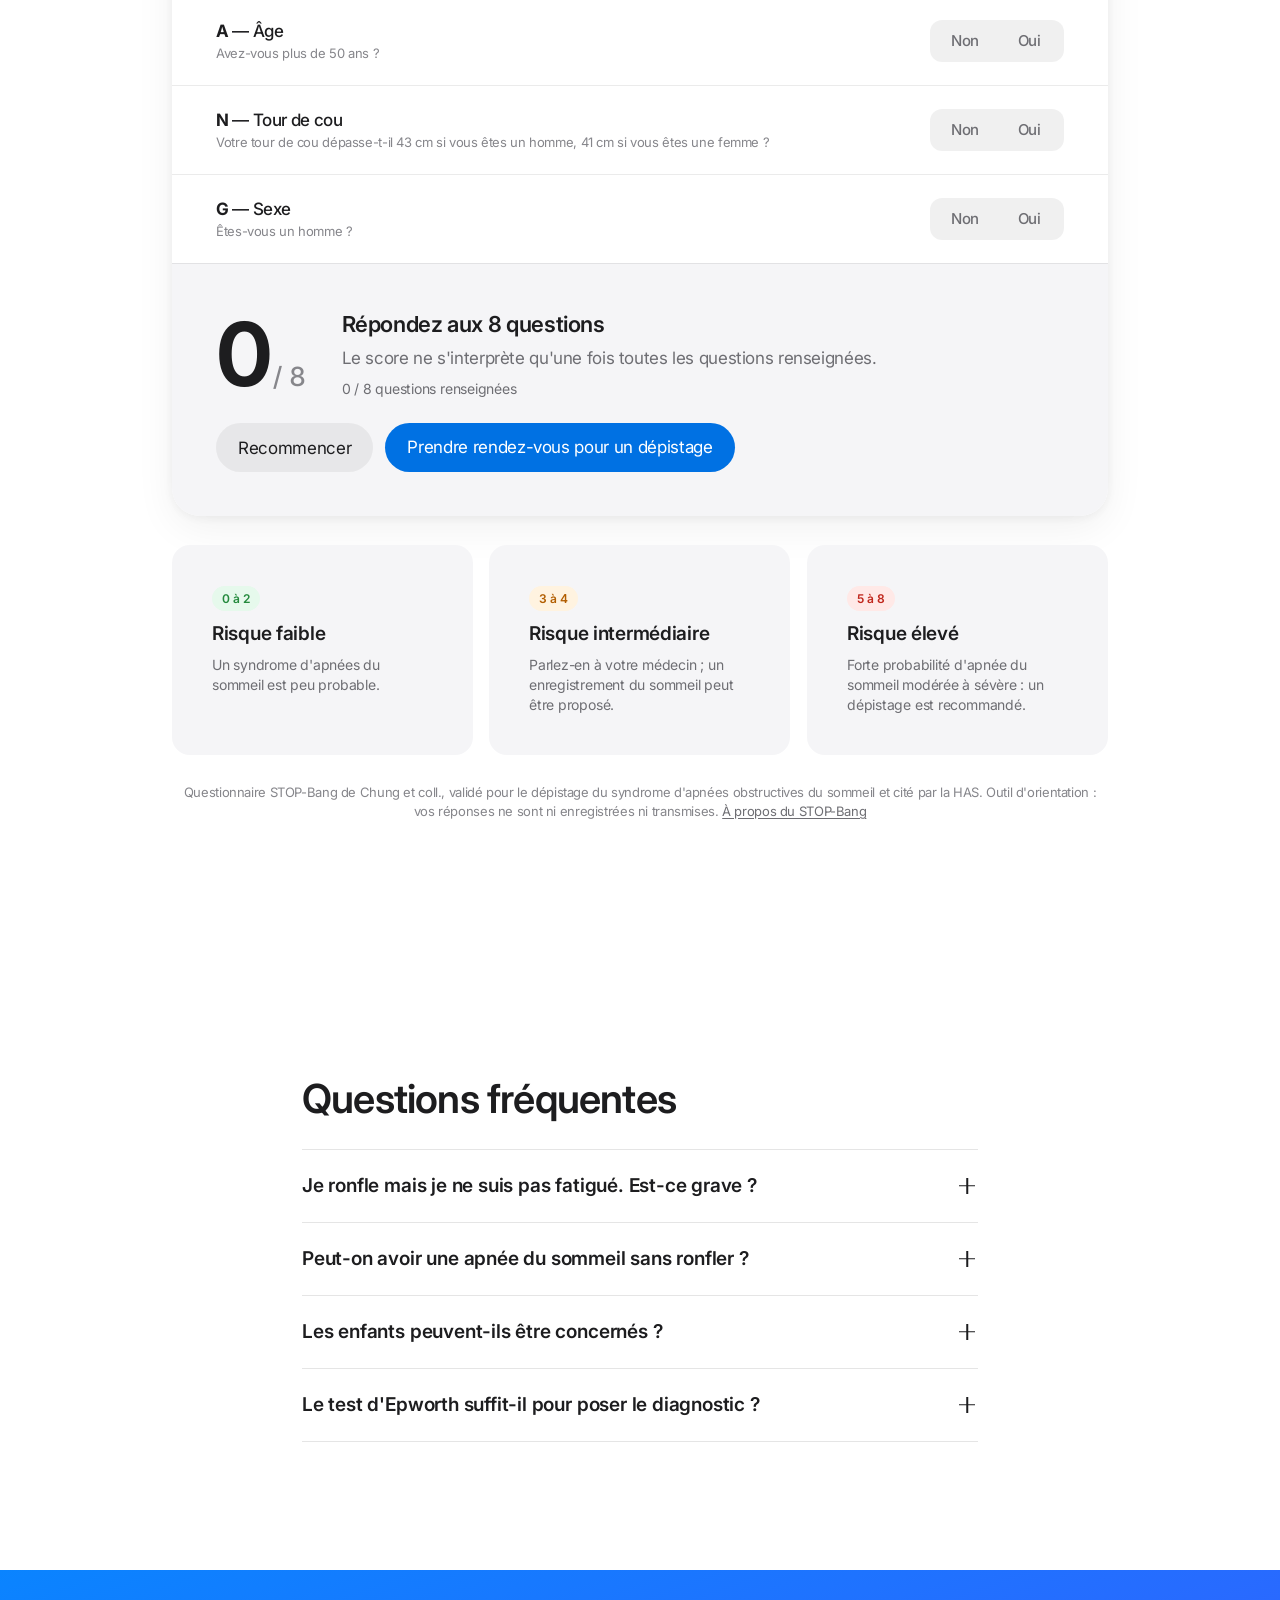
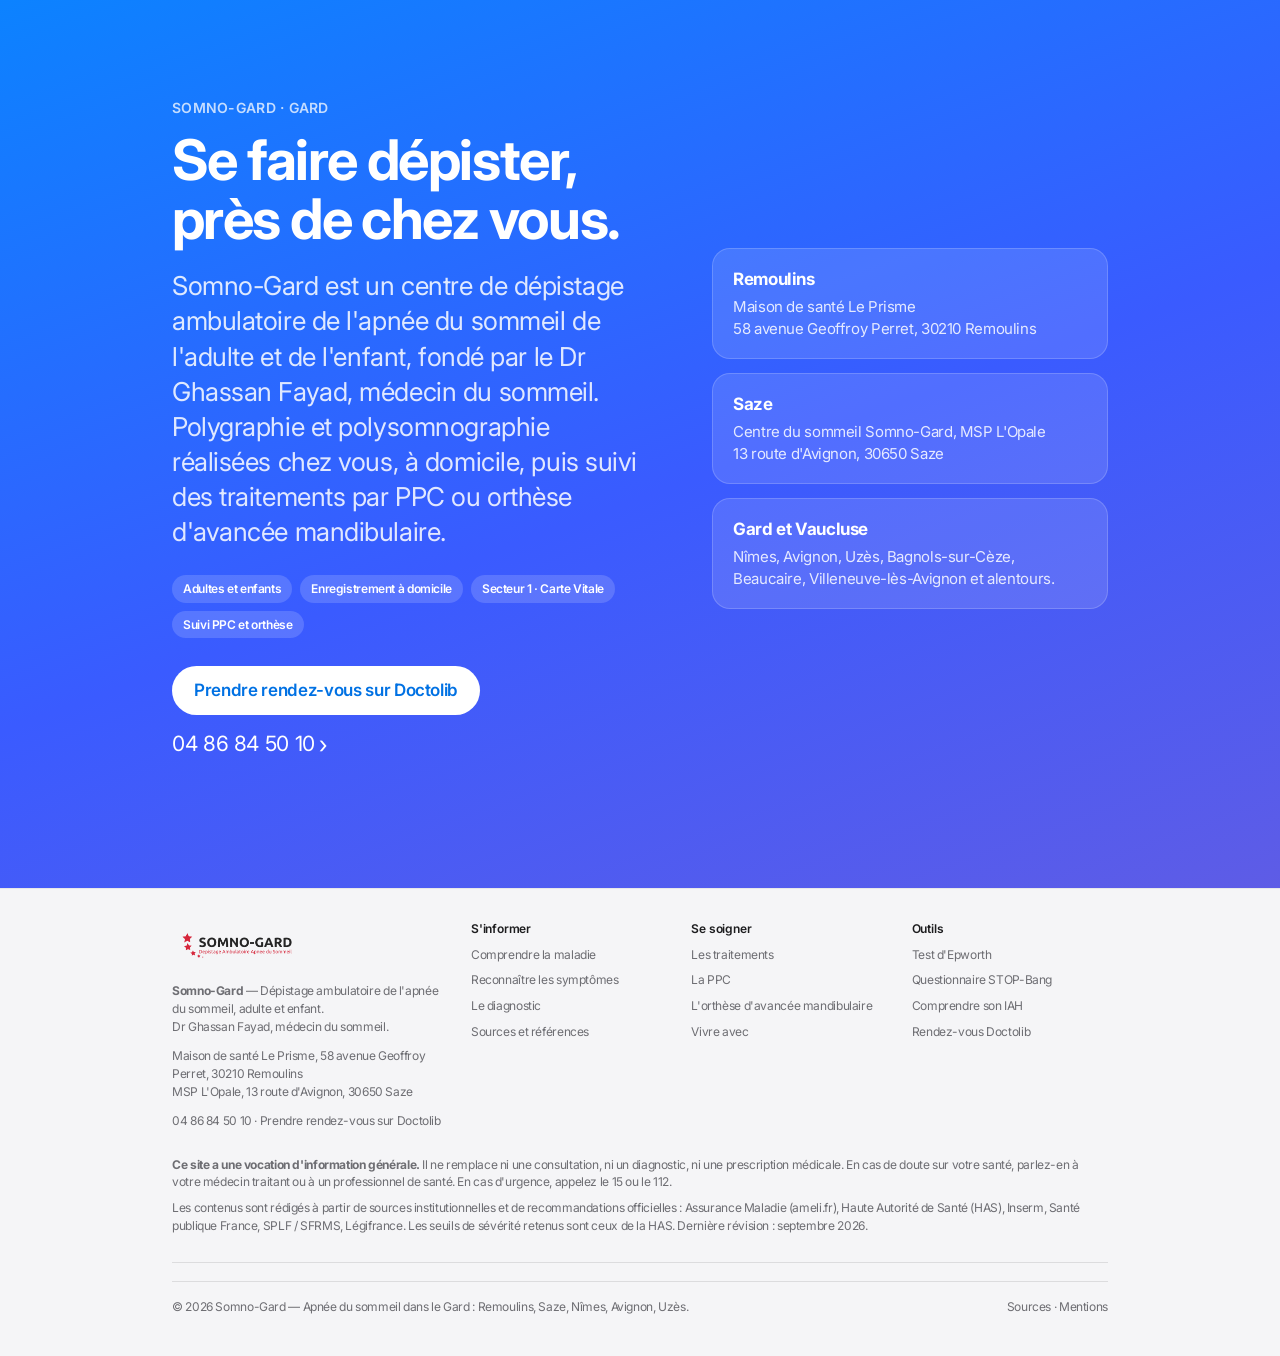
<file: symptomes.html>
<!DOCTYPE html>
<html lang="fr">
<head>
  <meta charset="utf-8">
  <meta name="viewport" content="width=device-width, initial-scale=1">
  <title>Symptômes de l&#x27;apnée du sommeil : tests Epworth et STOP-Bang en ligne | Somno-Gard</title>
  <meta name="description" content="Ronflements, pauses respiratoires, somnolence, maux de tête matinaux : reconnaître les symptômes de l&#x27;apnée du sommeil et évaluer votre risque avec les questionnaires d&#x27;Epworth et STOP-Bang. Dépistage à Remoulins et Saze (Gard).">
  <meta name="theme-color" content="#f5f5f7">
  <link rel="preconnect" href="https://fonts.googleapis.com">
  <link rel="preconnect" href="https://fonts.gstatic.com" crossorigin>
  <link rel="stylesheet" href="https://fonts.googleapis.com/css2?family=Inter:wght@400;500;600;700&display=swap">
  <link rel="stylesheet" href="assets/css/style.css">
  <link rel="canonical" href="https://92cwv6fymm-cmd.github.io/Info/symptomes.html">
  <meta name="robots" content="index, follow, max-image-preview:large">
  <meta name="author" content="Somno-Gard – Dr Ghassan Fayad">
  <meta name="geo.region" content="FR-30">
  <meta name="geo.placename" content="Remoulins, Gard">
  <meta property="og:type" content="website">
  <meta property="og:site_name" content="Somno-Gard – Apnée du sommeil">
  <meta property="og:locale" content="fr_FR">
  <meta property="og:title" content="Symptômes de l&#x27;apnée du sommeil : tests Epworth et STOP-Bang en ligne | Somno-Gard">
  <meta property="og:description" content="Ronflements, pauses respiratoires, somnolence, maux de tête matinaux : reconnaître les symptômes de l&#x27;apnée du sommeil et évaluer votre risque avec les questionnaires d&#x27;Epworth et STOP-Bang. Dépistage à Remoulins et Saze (Gard).">
  <meta property="og:url" content="https://92cwv6fymm-cmd.github.io/Info/symptomes.html">
  <meta property="og:image" content="https://92cwv6fymm-cmd.github.io/Info/assets/img/logo-somno-gard.png">
  <meta property="og:image:alt" content="Logo Somno-Gard, dépistage ambulatoire de l'apnée du sommeil">
  <meta name="twitter:card" content="summary_large_image">
  <meta name="twitter:title" content="Symptômes de l&#x27;apnée du sommeil : tests Epworth et STOP-Bang en ligne | Somno-Gard">
  <meta name="twitter:description" content="Ronflements, pauses respiratoires, somnolence, maux de tête matinaux : reconnaître les symptômes de l&#x27;apnée du sommeil et évaluer votre risque avec les questionnaires d&#x27;Epworth et STOP-Bang. Dépistage à Remoulins et Saze (Gard).">
  <meta name="twitter:image" content="https://92cwv6fymm-cmd.github.io/Info/assets/img/logo-somno-gard.png">
  <script type="application/ld+json">{"@context": "https://schema.org", "@graph": [{"@type": "MedicalClinic", "@id": "https://92cwv6fymm-cmd.github.io/Info/#organisation", "name": "Somno-Gard", "alternateName": "Somno-Gard – Dépistage ambulatoire de l'apnée du sommeil", "description": "Centre de dépistage ambulatoire de l'apnée du sommeil de l'adulte et de l'enfant dans le Gard : polygraphie et polysomnographie à domicile, suivi des traitements par PPC et orthèse d'avancée mandibulaire.", "url": "https://92cwv6fymm-cmd.github.io/Info/", "logo": "https://92cwv6fymm-cmd.github.io/Info/assets/img/logo-somno-gard.png", "image": "https://92cwv6fymm-cmd.github.io/Info/assets/img/logo-somno-gard.png", "telephone": "+33486845010", "medicalSpecialty": "Médecine du sommeil", "address": {"@type": "PostalAddress", "streetAddress": "Maison de santé Le Prisme, 58 avenue Geoffroy Perret", "postalCode": "30210", "addressLocality": "Remoulins", "addressRegion": "Gard", "addressCountry": "FR"}, "location": [{"@type": "Place", "name": "Somno-Gard Remoulins", "address": {"@type": "PostalAddress", "streetAddress": "Maison de santé Le Prisme, 58 avenue Geoffroy Perret", "postalCode": "30210", "addressLocality": "Remoulins", "addressRegion": "Gard", "addressCountry": "FR"}}, {"@type": "Place", "name": "Centre du sommeil Somno-Gard Saze", "address": {"@type": "PostalAddress", "streetAddress": "MSP L'Opale, 13 route d'Avignon", "postalCode": "30650", "addressLocality": "Saze", "addressRegion": "Gard", "addressCountry": "FR"}}], "areaServed": ["Gard", "Vaucluse", "Remoulins", "Saze", "Nîmes", "Avignon", "Uzès", "Bagnols-sur-Cèze", "Beaucaire", "Villeneuve-lès-Avignon"], "founder": {"@id": "https://92cwv6fymm-cmd.github.io/Info/#medecin"}, "sameAs": ["https://www.doctolib.fr/cabinet-medical/remoulins/somno-gard-dr-ghassan-fayad", "https://somno-gard.fr/", "https://www.facebook.com/p/Somno-Gard-100092024403790/", "https://fr.linkedin.com/in/ghassan-fayad-somnogard"], "potentialAction": {"@type": "ReserveAction", "name": "Prendre rendez-vous", "target": {"@type": "EntryPoint", "urlTemplate": "https://www.doctolib.fr/cabinet-medical/remoulins/somno-gard-dr-ghassan-fayad", "inLanguage": "fr"}}}, {"@type": "Physician", "@id": "https://92cwv6fymm-cmd.github.io/Info/#medecin", "name": "Dr Ghassan Fayad", "honorificPrefix": "Dr", "medicalSpecialty": "Médecine du sommeil", "description": "Médecin du sommeil, dépistage et traitement des troubles respiratoires du sommeil de l'adulte et de l'enfant.", "worksFor": {"@id": "https://92cwv6fymm-cmd.github.io/Info/#organisation"}, "url": "https://www.doctolib.fr/cabinet-medical/remoulins/somno-gard-dr-ghassan-fayad", "telephone": "+33486845010"}, {"@type": "WebSite", "@id": "https://92cwv6fymm-cmd.github.io/Info/#site", "name": "Somno-Gard – Apnée du sommeil", "url": "https://92cwv6fymm-cmd.github.io/Info/", "inLanguage": "fr-FR", "publisher": {"@id": "https://92cwv6fymm-cmd.github.io/Info/#organisation"}}, {"@type": "MedicalWebPage", "@id": "https://92cwv6fymm-cmd.github.io/Info/symptomes.html#page", "url": "https://92cwv6fymm-cmd.github.io/Info/symptomes.html", "name": "Symptômes de l'apnée du sommeil : tests Epworth et STOP-Bang en ligne | Somno-Gard", "description": "Ronflements, pauses respiratoires, somnolence, maux de tête matinaux : reconnaître les symptômes de l'apnée du sommeil et évaluer votre risque avec les questionnaires d'Epworth et STOP-Bang. Dépistage à Remoulins et Saze (Gard).", "inLanguage": "fr-FR", "isPartOf": {"@id": "https://92cwv6fymm-cmd.github.io/Info/#site"}, "about": {"@type": "MedicalCondition", "name": "Syndrome d'apnées-hypopnées obstructives du sommeil", "alternateName": ["Apnée du sommeil", "SAHOS", "SAOS"]}, "audience": {"@type": "MedicalAudience", "audienceType": "Patient"}, "lastReviewed": "2026-09-07", "dateModified": "2026-09-07"}, {"@type": "BreadcrumbList", "itemListElement": [{"@type": "ListItem", "position": 1, "name": "Accueil", "item": "https://92cwv6fymm-cmd.github.io/Info/"}, {"@type": "ListItem", "position": 2, "name": "Symptômes", "item": "https://92cwv6fymm-cmd.github.io/Info/symptomes.html"}]}, {"@type": "FAQPage", "mainEntity": [{"@type": "Question", "name": "Je ronfle mais je ne suis pas fatigué. Est-ce grave ?", "acceptedAnswer": {"@type": "Answer", "text": "Le ronflement simple, sans apnées, est fréquent et sans danger pour la santé. Mais un ronflement fort et quotidien, surtout s'il est entrecoupé de pauses, est le premier signe de l'apnée du sommeil. L'absence de fatigue ne l'exclut pas : parlez-en à votre médecin, en particulier si vous avez de l'hypertension, un surpoids ou un diabète."}}, {"@type": "Question", "name": "Peut-on avoir une apnée du sommeil sans ronfler ?", "acceptedAnswer": {"@type": "Answer", "text": "Oui, c'est moins fréquent mais possible, notamment chez les femmes et les personnes minces. La somnolence, les réveils en sursaut, les maux de tête matinaux ou les envies d'uriner la nuit doivent alors faire évoquer le diagnostic."}}, {"@type": "Question", "name": "Les enfants peuvent-ils être concernés ?", "acceptedAnswer": {"@type": "Answer", "text": "Oui. Chez l'enfant, la cause principale est le volume des amygdales et des végétations. Les signes sont un ronflement régulier, une respiration bouche ouverte, un sommeil agité, et dans la journée plutôt une agitation ou des troubles de l'attention qu'une somnolence. En savoir plus"}}, {"@type": "Question", "name": "Le test d'Epworth suffit-il pour poser le diagnostic ?", "acceptedAnswer": {"@type": "Answer", "text": "Non. Il mesure la somnolence, pas les apnées. Seul un enregistrement du sommeil, polygraphie ou polysomnographie, permet de confirmer le diagnostic et d'en évaluer la sévérité. Un score normal ne permet pas non plus d'écarter une apnée du sommeil."}}]}]}</script>
  <link rel="icon" href="assets/img/favicon.svg" type="image/svg+xml">
  <link rel="apple-touch-icon" href="assets/img/logo-somno-gard.png">
</head>
<body>
<header class="nav">
  <div class="nav__inner">
    <a class="nav__brand" href="index.html" aria-label="Somno-Gard — Accueil"><img src="assets/img/logo-somno-gard.png" alt="Somno-Gard, dépistage ambulatoire de l'apnée du sommeil" width="4096" height="1439"></a>
    <button class="nav__toggle" aria-label="Ouvrir le menu" aria-expanded="false" aria-controls="nav-links"><span></span><span></span><span></span></button>
    <ul class="nav__links" id="nav-links">
      <li><a href="comprendre.html">Comprendre</a></li>
      <li><a href="symptomes.html" aria-current="page">Symptômes</a></li>
      <li><a href="diagnostic.html">Diagnostic</a></li>
      <li><a href="traitements.html">Traitements</a></li>
      <li><a href="vivre-avec.html">Vivre avec</a></li>
      <li><a href="sources.html">Sources</a></li>
      <li><a class="nav__cta" href="https://www.doctolib.fr/cabinet-medical/remoulins/somno-gard-dr-ghassan-fayad" target="_blank" rel="noopener"><svg viewBox="0 0 24 24" fill="none" stroke="currentColor" stroke-width="2" stroke-linecap="round" stroke-linejoin="round" aria-hidden="true"><rect x="3" y="5" width="18" height="16" rx="3"/><path d="M3 10h18M8 3v4M16 3v4"/></svg>Prendre rendez-vous</a></li>
    </ul>
  </div>
</header>
<div class="cta-float"><a href="https://www.doctolib.fr/cabinet-medical/remoulins/somno-gard-dr-ghassan-fayad" target="_blank" rel="noopener"><svg viewBox="0 0 24 24" fill="none" stroke="currentColor" stroke-width="2" stroke-linecap="round" stroke-linejoin="round" aria-hidden="true"><rect x="3" y="5" width="18" height="16" rx="3"/><path d="M3 10h18M8 3v4M16 3v4"/></svg>Prendre rendez-vous sur Doctolib</a></div>
<main>
  <nav class="subnav" aria-label="Sommaire de la page">
    <div class="subnav__inner">
      <span class="subnav__title">Symptômes</span>
      <ul class="subnav__links">
        <li><a href="#nuit">La nuit</a></li>
        <li><a href="#jour">Le jour</a></li>
        <li><a href="#entourage">L'entourage</a></li>
        <li><a href="#consulter">Quand consulter</a></li>
        <li><a href="#epworth">Test d'Epworth</a></li>
        <li><a href="#stopbang">STOP-Bang</a></li>
        <li><a href="#faq">Questions</a></li>
      </ul>
      <a class="btn" href="#epworth">Faire le test</a>
    </div>
  </nav>

  <section class="hero hero--alt hero--page" aria-labelledby="page-title">
    <div class="hero__content">
      <p class="eyebrow rise">Symptômes</p>
      <h1 id="page-title" class="display rise" data-delay="1">Reconnaître<br><span class="gradient-text--warm">les signes.</span></h1>
      <p class="lead rise" data-delay="2">L'apnée du sommeil se cache derrière des symptômes banals : un ronflement, une fatigue, des maux de tête. Pris ensemble, ils dessinent un tableau caractéristique.</p>
    </div>
  </section>

  <!-- La nuit -->
  <section class="section" id="nuit" aria-labelledby="night-title">
    <div class="container">
      <div class="split">
        <div class="reveal reveal--left">
          <p class="eyebrow">Pendant le sommeil</p>
          <h2 id="night-title" class="headline">Ce qui se passe la nuit.</h2>
          <p class="lead" style="margin-top:18px">Les symptômes nocturnes sont les plus évocateurs, mais ce sont souvent les autres qui les remarquent.</p>
        </div>
        <div class="reveal reveal--right">
          <div class="grid" style="gap:14px">
            <div class="card card--flat"><h3 class="subtitle" style="font-size:19px">Ronflements sonores</h3><p>Présents presque toutes les nuits, souvent entrecoupés de silences suivis d'une reprise bruyante de la respiration.</p></div>
            <div class="card card--flat"><h3 class="subtitle" style="font-size:19px">Pauses respiratoires</h3><p>Observées par le conjoint ou l'entourage : la respiration s'arrête quelques secondes, parfois plus d'une minute.</p></div>
            <div class="card card--flat"><h3 class="subtitle" style="font-size:19px">Réveils en sursaut</h3><p>Avec une sensation d'asphyxie ou d'étouffement, une impression de ne plus pouvoir respirer.</p></div>
            <div class="card card--flat"><h3 class="subtitle" style="font-size:19px">Sommeil agité</h3><p>Mouvements incontrôlés, mouvements périodiques des jambes, sueurs nocturnes.</p></div>
            <div class="card card--flat"><h3 class="subtitle" style="font-size:19px">Envies d'uriner la nuit</h3><p>Se lever plusieurs fois pour uriner, la nycturie, est un signe fréquent et souvent méconnu.</p></div>
          </div>
        </div>
      </div>
    </div>
  </section>

  <!-- Le jour -->
  <section class="section section--alt" id="jour" aria-labelledby="day-title">
    <div class="container">
      <div class="section-head reveal">
        <p class="eyebrow">Au réveil et dans la journée</p>
        <h2 id="day-title" class="headline">Une nuit qui ne repose pas.</h2>
        <p class="lead">Le sommeil, fragmenté par les micro-éveils, n'est plus réparateur. La somnolence diurne excessive est le symptôme clé.</p>
      </div>
      <div class="grid grid--3">
        <div class="card reveal" style="--d:0">
          <div class="card__icon card__icon--warn"><svg viewBox="0 0 24 24" fill="none" stroke="currentColor" stroke-width="1.8" stroke-linecap="round" stroke-linejoin="round" aria-hidden="true"><circle cx="12" cy="12" r="9"/><path d="M12 7v5l3 2"/></svg></div>
          <h3 class="subtitle" style="font-size:21px">Somnolence excessive</h3>
          <p>Envie de dormir dans la journée, endormissements involontaires en lisant, devant la télévision, en réunion ou, plus grave, au volant.</p>
        </div>
        <div class="card reveal" style="--d:1">
          <div class="card__icon card__icon--violet"><svg viewBox="0 0 24 24" fill="none" stroke="currentColor" stroke-width="1.8" stroke-linecap="round" stroke-linejoin="round" aria-hidden="true"><path d="M12 3a5 5 0 0 0-5 5v1a4 4 0 0 0-2 7.5A4 4 0 0 0 9 21h6a4 4 0 0 0 4-4.5A4 4 0 0 0 17 9V8a5 5 0 0 0-5-5z"/></svg></div>
          <h3 class="subtitle" style="font-size:21px">Maux de tête au réveil</h3>
          <p>Des céphalées matinales, qui s'estompent dans la matinée, sont souvent liées aux baisses d'oxygène de la nuit.</p>
        </div>
        <div class="card reveal" style="--d:2">
          <div class="card__icon card__icon--teal"><svg viewBox="0 0 24 24" fill="none" stroke="currentColor" stroke-width="1.8" stroke-linecap="round" stroke-linejoin="round" aria-hidden="true"><path d="M4 6h16M4 12h10M4 18h7"/></svg></div>
          <h3 class="subtitle" style="font-size:21px">Concentration et mémoire</h3>
          <p>Difficultés à se concentrer, oublis, baisse des performances au travail ou dans les études.</p>
        </div>
        <div class="card reveal" style="--d:0">
          <div class="card__icon card__icon--danger"><svg viewBox="0 0 24 24" fill="none" stroke="currentColor" stroke-width="1.8" stroke-linecap="round" stroke-linejoin="round" aria-hidden="true"><circle cx="12" cy="12" r="9"/><path d="M8 15s1.5-2 4-2 4 2 4 2M9 9h.01M15 9h.01"/></svg></div>
          <h3 class="subtitle" style="font-size:21px">Irritabilité, humeur</h3>
          <p>Nervosité, irritabilité, tristesse : l'apnée du sommeil peut provoquer ou aggraver un syndrome dépressif.</p>
        </div>
        <div class="card reveal" style="--d:1">
          <div class="card__icon"><svg viewBox="0 0 24 24" fill="none" stroke="currentColor" stroke-width="1.8" stroke-linecap="round" stroke-linejoin="round" aria-hidden="true"><path d="M3 21h18M5 21V7l7-4 7 4v14"/><path d="M9 21v-5h6v5"/></svg></div>
          <h3 class="subtitle" style="font-size:21px">Fatigue dès le réveil</h3>
          <p>Impression de ne pas avoir dormi malgré une nuit complète, bouche sèche et besoin de siestes.</p>
        </div>
        <div class="card reveal" style="--d:2">
          <div class="card__icon card__icon--ok"><svg viewBox="0 0 24 24" fill="none" stroke="currentColor" stroke-width="1.8" stroke-linecap="round" stroke-linejoin="round" aria-hidden="true"><path d="M20.8 4.6a5.5 5.5 0 0 0-7.8 0L12 5.7l-1-1.1a5.5 5.5 0 0 0-7.8 7.8l1 1.1L12 21.2l7.8-7.7 1-1.1a5.5 5.5 0 0 0 0-7.8z"/></svg></div>
          <h3 class="subtitle" style="font-size:21px">Sexualité</h3>
          <p>Baisse du désir et troubles de l'érection sont fréquents. Ils s'améliorent lorsque l'apnée du sommeil est traitée.</p>
        </div>
      </div>
      <div class="callout reveal" style="margin-top:32px">
        <svg viewBox="0 0 24 24" fill="none" stroke="currentColor" stroke-width="1.8" stroke-linecap="round" stroke-linejoin="round" aria-hidden="true"><circle cx="12" cy="12" r="9"/><path d="M12 16v-4M12 8h.01"/></svg>
        <p><strong>Pas toujours de somnolence</strong>Certaines personnes ont un IAH élevé sans se sentir somnolentes. Les femmes et les personnes âgées décrivent plus souvent une fatigue, une insomnie ou une humeur dépressive qu'une véritable somnolence. En cas de doute, l'enregistrement du sommeil tranche.</p>
      </div>
    </div>
  </section>

  <!-- Entourage -->
  <section class="section section--dark" id="entourage" aria-labelledby="ent-title">
    <div class="container container--narrow" style="text-align:center">
      <p class="eyebrow reveal">L'entourage</p>
      <h2 id="ent-title" class="headline reveal">« Tu as arrêté de respirer. »</h2>
      <p class="lead reveal" style="margin-top:18px">Dans la majorité des cas, c'est le conjoint qui donne l'alerte : ronflements qui s'interrompent, silences inquiétants, reprise bruyante, agitation. Si quelqu'un vous l'a déjà dit, c'est une raison suffisante pour consulter.</p>
      <p class="reveal" style="margin-top:18px;color:var(--text-on-dark-2)">Si vous vivez seul, une application ou un simple enregistrement audio d'une nuit peut aider à objectiver les ronflements et les pauses. Ces outils ne remplacent pas un examen médical, mais ils peuvent motiver une consultation.</p>
    </div>
  </section>

  <!-- Quand consulter -->
  <section class="section" id="consulter" aria-labelledby="consult-title">
    <div class="container">
      <div class="section-head reveal">
        <p class="eyebrow">Quand consulter</p>
        <h2 id="consult-title" class="headline">Les situations qui doivent alerter.</h2>
        <p class="lead">Parlez-en à votre médecin traitant si vous vous reconnaissez dans l'une de ces situations.</p>
      </div>
      <div class="grid grid--2">
        <div class="card reveal" style="--d:0">
          <h3 class="subtitle">Consultez</h3>
          <ul class="card-list">
            <li>Vous ronflez fort presque toutes les nuits</li>
            <li>Quelqu'un a observé des pauses respiratoires pendant votre sommeil</li>
            <li>Vous vous réveillez en sursaut avec une sensation d'étouffement</li>
            <li>Vous êtes somnolent dans la journée malgré des nuits suffisantes</li>
            <li>Vous avez une hypertension difficile à équilibrer, un diabète de type 2, une maladie cardiaque ou un antécédent d'AVC</li>
            <li>Vous êtes en surpoids et fatigué au réveil</li>
          </ul>
        </div>
        <div class="card reveal" style="--d:1;border:2px solid var(--danger)">
          <span class="tag tag--danger">Sans attendre</span>
          <h3 class="subtitle" style="margin-top:12px">Consultez rapidement</h3>
          <ul class="card-list">
            <li>Vous luttez contre le sommeil en conduisant, ou vous avez déjà eu un accident ou un « presque accident » lié à la somnolence</li>
            <li>Vous vous endormez involontairement au travail, en particulier si votre métier comporte des risques</li>
            <li>Vous avez un score d'Epworth supérieur à 15</li>
          </ul>
          <p class="small" style="margin-top:16px">En attendant l'avis médical, évitez de conduire si vous vous sentez somnolent.</p>
        </div>
      </div>
    </div>
  </section>

  <!-- Epworth -->
  <section class="section section--alt" id="epworth" aria-labelledby="ep-title">
    <div class="container">
      <div class="section-head reveal">
        <p class="eyebrow">Auto-évaluation · 1/2</p>
        <h2 id="ep-title" class="headline">Le test de somnolence d'Epworth.</h2>
        <p class="lead">C'est le questionnaire de référence utilisé par les médecins pour évaluer la somnolence diurne. Il ne diagnostique pas l'apnée du sommeil, mais il aide à savoir s'il faut consulter.</p>
      </div>
      <form class="epworth reveal reveal--scale" id="epworth-form" novalidate>
        <div class="epworth__intro">
          <p><strong>Quelle est la probabilité que vous vous assoupissiez ou que vous vous endormiez dans les situations suivantes ?</strong> Pensez à votre vie de ces derniers mois, pas seulement à une fatigue passagère. Même si vous ne vous êtes pas trouvé récemment dans l'une de ces situations, essayez d'imaginer comment elle vous aurait affecté.</p>
          <div class="epworth__scale" aria-hidden="true">
            <div><strong>0</strong>Aucune chance de m'endormir</div>
            <div><strong>1</strong>Faible chance</div>
            <div><strong>2</strong>Chance moyenne</div>
            <div><strong>3</strong>Forte chance</div>
          </div>
        </div>
        <div class="epworth__q"><p>Assis en train de lire</p><div class="seg" role="radiogroup" aria-label="Assis en train de lire"><label><input type="radio" name="q1" value="0"><span>0</span></label><label><input type="radio" name="q1" value="1"><span>1</span></label><label><input type="radio" name="q1" value="2"><span>2</span></label><label><input type="radio" name="q1" value="3"><span>3</span></label></div></div>
        <div class="epworth__q"><p>En train de regarder la télévision</p><div class="seg" role="radiogroup" aria-label="En train de regarder la télévision"><label><input type="radio" name="q2" value="0"><span>0</span></label><label><input type="radio" name="q2" value="1"><span>1</span></label><label><input type="radio" name="q2" value="2"><span>2</span></label><label><input type="radio" name="q2" value="3"><span>3</span></label></div></div>
        <div class="epworth__q"><p>Assis, inactif, dans un lieu public <span>au théâtre, en réunion, au cinéma…</span></p><div class="seg" role="radiogroup" aria-label="Assis inactif dans un lieu public"><label><input type="radio" name="q3" value="0"><span>0</span></label><label><input type="radio" name="q3" value="1"><span>1</span></label><label><input type="radio" name="q3" value="2"><span>2</span></label><label><input type="radio" name="q3" value="3"><span>3</span></label></div></div>
        <div class="epworth__q"><p>Passager d'une voiture roulant une heure sans s'arrêter</p><div class="seg" role="radiogroup" aria-label="Passager d'une voiture pendant une heure"><label><input type="radio" name="q4" value="0"><span>0</span></label><label><input type="radio" name="q4" value="1"><span>1</span></label><label><input type="radio" name="q4" value="2"><span>2</span></label><label><input type="radio" name="q4" value="3"><span>3</span></label></div></div>
        <div class="epworth__q"><p>Allongé l'après-midi pour se reposer, quand les circonstances le permettent</p><div class="seg" role="radiogroup" aria-label="Allongé l'après-midi"><label><input type="radio" name="q5" value="0"><span>0</span></label><label><input type="radio" name="q5" value="1"><span>1</span></label><label><input type="radio" name="q5" value="2"><span>2</span></label><label><input type="radio" name="q5" value="3"><span>3</span></label></div></div>
        <div class="epworth__q"><p>Assis en train de parler avec quelqu'un</p><div class="seg" role="radiogroup" aria-label="Assis en train de parler"><label><input type="radio" name="q6" value="0"><span>0</span></label><label><input type="radio" name="q6" value="1"><span>1</span></label><label><input type="radio" name="q6" value="2"><span>2</span></label><label><input type="radio" name="q6" value="3"><span>3</span></label></div></div>
        <div class="epworth__q"><p>Assis au calme après un déjeuner sans alcool</p><div class="seg" role="radiogroup" aria-label="Assis après un déjeuner sans alcool"><label><input type="radio" name="q7" value="0"><span>0</span></label><label><input type="radio" name="q7" value="1"><span>1</span></label><label><input type="radio" name="q7" value="2"><span>2</span></label><label><input type="radio" name="q7" value="3"><span>3</span></label></div></div>
        <div class="epworth__q"><p>Au volant d'une voiture, arrêté quelques minutes dans un embouteillage</p><div class="seg" role="radiogroup" aria-label="Au volant arrêté dans un embouteillage"><label><input type="radio" name="q8" value="0"><span>0</span></label><label><input type="radio" name="q8" value="1"><span>1</span></label><label><input type="radio" name="q8" value="2"><span>2</span></label><label><input type="radio" name="q8" value="3"><span>3</span></label></div></div>
        <div class="epworth__result" aria-live="polite">
          <div class="epworth__score" id="epworth-score">0<small>/ 24</small></div>
          <div>
            <div class="epworth__verdict" id="epworth-verdict">Répondez aux 8 situations</div>
            <div class="epworth__text" id="epworth-text"></div>
            <div class="small muted" id="epworth-count" style="margin-top:8px"></div>
          </div>
          <div class="epworth__actions">
            <button type="button" class="btn btn--secondary" id="epworth-reset">Recommencer</button>
            <a class="btn" href="diagnostic.html">Comment se fait le diagnostic</a>
          </div>
        </div>
      </form>
      <div class="grid grid--4" style="margin-top:28px">
        <div class="card card--flat reveal" style="--d:0"><span class="tag tag--ok">0 à 10</span><p class="small" style="margin-top:10px">Somnolence dans les limites de la normale</p></div>
        <div class="card card--flat reveal" style="--d:1"><span class="tag" style="background:#fff3cc;color:#7a5c00">11 à 14</span><p class="small" style="margin-top:10px">Somnolence légère</p></div>
        <div class="card card--flat reveal" style="--d:2"><span class="tag tag--warn">15 à 17</span><p class="small" style="margin-top:10px">Somnolence modérée</p></div>
        <div class="card card--flat reveal" style="--d:3"><span class="tag tag--danger">18 à 24</span><p class="small" style="margin-top:10px">Somnolence sévère</p></div>
      </div>
      <p class="sources reveal">Un score supérieur à 10 traduit une somnolence diurne excessive et justifie d'en parler à un médecin. Ce test est un outil d'orientation : vos réponses ne sont ni enregistrées ni transmises. <a href="sources.html#epworth">À propos de l'échelle d'Epworth</a></p>
    </div>
  </section>

<!-- STOP-Bang -->
  <section class="section" id="stopbang" aria-labelledby="sb-title">
    <div class="container">
      <div class="section-head reveal">
        <p class="eyebrow">Auto-évaluation · 2/2</p>
        <h2 id="sb-title" class="headline">Le questionnaire STOP-Bang.</h2>
        <p class="lead">Huit questions simples pour estimer votre risque d'apnée du sommeil. Complémentaire de l'échelle d'Epworth, qui mesure la somnolence, STOP-Bang évalue la probabilité de la maladie elle-même.</p>
      </div>
      <form class="epworth stopbang reveal reveal--scale" id="stopbang-form" novalidate>
        <div class="epworth__intro">
          <p><strong>Répondez par oui ou par non.</strong> Chaque « oui » vaut 1 point. Le nom du questionnaire reprend l'initiale de chaque question, en anglais : Snoring, Tired, Observed, Pressure, BMI, Age, Neck, Gender.</p>
        </div>
        <div class="epworth__q"><p><strong>S</strong> — Ronflement<span>Ronflez-vous fort, assez fort pour être entendu à travers une porte fermée, ou votre conjoint se plaint-il de vos ronflements ?</span></p><div class="seg seg--yn" role="radiogroup" aria-label="Ronflement"><label><input type="radio" name="s" value="0"><span>Non</span></label><label><input type="radio" name="s" value="1"><span>Oui</span></label></div></div>
        <div class="epworth__q"><p><strong>T</strong> — Fatigue<span>Vous sentez-vous souvent fatigué, épuisé ou somnolent dans la journée ?</span></p><div class="seg seg--yn" role="radiogroup" aria-label="Fatigue"><label><input type="radio" name="t" value="0"><span>Non</span></label><label><input type="radio" name="t" value="1"><span>Oui</span></label></div></div>
        <div class="epworth__q"><p><strong>O</strong> — Observé<span>Quelqu'un a-t-il observé que vous arrêtiez de respirer ou que vous suffoquiez pendant votre sommeil ?</span></p><div class="seg seg--yn" role="radiogroup" aria-label="Apnées observées"><label><input type="radio" name="o" value="0"><span>Non</span></label><label><input type="radio" name="o" value="1"><span>Oui</span></label></div></div>
        <div class="epworth__q"><p><strong>P</strong> — Pression artérielle<span>Avez-vous une hypertension artérielle, ou êtes-vous traité pour cela ?</span></p><div class="seg seg--yn" role="radiogroup" aria-label="Pression artérielle"><label><input type="radio" name="p" value="0"><span>Non</span></label><label><input type="radio" name="p" value="1"><span>Oui</span></label></div></div>
        <div class="epworth__q"><p><strong>B</strong> — IMC<span>Votre indice de masse corporelle est-il supérieur à 35 kg/m² ?</span>
            <span class="bmi"><label>Taille <input type="number" id="sb-height" inputmode="numeric" min="100" max="250" placeholder="cm" aria-label="Taille en centimètres"></label><label>Poids <input type="number" id="sb-weight" inputmode="numeric" min="30" max="300" placeholder="kg" aria-label="Poids en kilogrammes"></label><output id="sb-bmi" aria-live="polite"></output></span></p><div class="seg seg--yn" role="radiogroup" aria-label="IMC supérieur à 35"><label><input type="radio" name="b" value="0"><span>Non</span></label><label><input type="radio" name="b" value="1"><span>Oui</span></label></div></div>
        <div class="epworth__q"><p><strong>A</strong> — Âge<span>Avez-vous plus de 50 ans ?</span></p><div class="seg seg--yn" role="radiogroup" aria-label="Âge supérieur à 50 ans"><label><input type="radio" name="a" value="0"><span>Non</span></label><label><input type="radio" name="a" value="1"><span>Oui</span></label></div></div>
        <div class="epworth__q"><p><strong>N</strong> — Tour de cou<span>Votre tour de cou dépasse-t-il 43 cm si vous êtes un homme, 41 cm si vous êtes une femme ?</span></p><div class="seg seg--yn" role="radiogroup" aria-label="Tour de cou"><label><input type="radio" name="n" value="0"><span>Non</span></label><label><input type="radio" name="n" value="1"><span>Oui</span></label></div></div>
        <div class="epworth__q"><p><strong>G</strong> — Sexe<span>Êtes-vous un homme ?</span></p><div class="seg seg--yn" role="radiogroup" aria-label="Sexe masculin"><label><input type="radio" name="g" value="0"><span>Non</span></label><label><input type="radio" name="g" value="1"><span>Oui</span></label></div></div>
        <div class="epworth__result" aria-live="polite">
          <div class="epworth__score" id="sb-score">0<small>/ 8</small></div>
          <div>
            <div class="epworth__verdict" id="sb-verdict">Répondez aux 8 questions</div>
            <div class="epworth__text" id="sb-text"></div>
            <div class="small muted" id="sb-count" style="margin-top:8px"></div>
          </div>
          <div class="epworth__actions">
            <button type="button" class="btn btn--secondary" id="sb-reset">Recommencer</button>
            <a class="btn" href="https://www.doctolib.fr/cabinet-medical/remoulins/somno-gard-dr-ghassan-fayad" target="_blank" rel="noopener">Prendre rendez-vous pour un dépistage</a>
          </div>
        </div>
      </form>
      <div class="risk-scale">
        <div class="card card--flat reveal" style="--d:0"><span class="tag tag--ok">0 à 2</span><h3 class="subtitle" style="font-size:19px;margin-top:12px">Risque faible</h3><p class="small">Un syndrome d'apnées du sommeil est peu probable.</p></div>
        <div class="card card--flat reveal" style="--d:1"><span class="tag tag--warn">3 à 4</span><h3 class="subtitle" style="font-size:19px;margin-top:12px">Risque intermédiaire</h3><p class="small">Parlez-en à votre médecin ; un enregistrement du sommeil peut être proposé.</p></div>
        <div class="card card--flat reveal" style="--d:2"><span class="tag tag--danger">5 à 8</span><h3 class="subtitle" style="font-size:19px;margin-top:12px">Risque élevé</h3><p class="small">Forte probabilité d'apnée du sommeil modérée à sévère : un dépistage est recommandé.</p></div>
      </div>
      <p class="sources reveal">Questionnaire STOP-Bang de Chung et coll., validé pour le dépistage du syndrome d'apnées obstructives du sommeil et cité par la HAS. Outil d'orientation : vos réponses ne sont ni enregistrées ni transmises. <a href="sources.html#stopbang">À propos du STOP-Bang</a></p>
    </div>
  </section>

    <!-- FAQ -->
  <section class="section" id="faq" aria-labelledby="faq-title">
    <div class="container container--narrow">
      <h2 id="faq-title" class="title reveal" style="margin-bottom:28px">Questions fréquentes</h2>
      <div class="faq reveal">
        <details><summary>Je ronfle mais je ne suis pas fatigué. Est-ce grave ?<span class="plus"></span></summary><div class="faq__body"><p>Le ronflement simple, sans apnées, est fréquent et sans danger pour la santé. Mais un ronflement fort et quotidien, surtout s'il est entrecoupé de pauses, est le premier signe de l'apnée du sommeil. L'absence de fatigue ne l'exclut pas : parlez-en à votre médecin, en particulier si vous avez de l'hypertension, un surpoids ou un diabète.</p></div></details>
        <details><summary>Peut-on avoir une apnée du sommeil sans ronfler ?<span class="plus"></span></summary><div class="faq__body"><p>Oui, c'est moins fréquent mais possible, notamment chez les femmes et les personnes minces. La somnolence, les réveils en sursaut, les maux de tête matinaux ou les envies d'uriner la nuit doivent alors faire évoquer le diagnostic.</p></div></details>
        <details><summary>Les enfants peuvent-ils être concernés ?<span class="plus"></span></summary><div class="faq__body"><p>Oui. Chez l'enfant, la cause principale est le volume des amygdales et des végétations. Les signes sont un ronflement régulier, une respiration bouche ouverte, un sommeil agité, et dans la journée plutôt une agitation ou des troubles de l'attention qu'une somnolence. <a href="comprendre.html#enfant">En savoir plus</a></p></div></details>
        <details><summary>Le test d'Epworth suffit-il pour poser le diagnostic ?<span class="plus"></span></summary><div class="faq__body"><p>Non. Il mesure la somnolence, pas les apnées. Seul un enregistrement du sommeil, polygraphie ou polysomnographie, permet de confirmer le diagnostic et d'en évaluer la sévérité. Un score normal ne permet pas non plus d'écarter une apnée du sommeil.</p></div></details>
      </div>
    </div>
  </section>
  <section class="section rdv" id="rendez-vous" aria-labelledby="rdv-title">
    <div class="container">
      <div class="rdv__grid">
        <div class="reveal reveal--left">
          <p class="eyebrow">Somno-Gard · Gard</p>
          <h2 id="rdv-title" class="headline">Se faire dépister,<br>près de chez vous.</h2>
          <p class="lead" style="margin-top:18px">Somno-Gard est un centre de dépistage ambulatoire de l'apnée du sommeil de l'adulte et de l'enfant, fondé par le Dr Ghassan Fayad, médecin du sommeil. Polygraphie et polysomnographie réalisées chez vous, à domicile, puis suivi des traitements par PPC ou orthèse d'avancée mandibulaire.</p>
          <div class="rdv__badges"><span>Adultes et enfants</span><span>Enregistrement à domicile</span><span>Secteur 1 · Carte Vitale</span><span>Suivi PPC et orthèse</span></div>
          <div class="cta-row" style="justify-content:flex-start">
            <a class="btn btn--light" href="https://www.doctolib.fr/cabinet-medical/remoulins/somno-gard-dr-ghassan-fayad" target="_blank" rel="noopener">Prendre rendez-vous sur Doctolib</a>
            <a class="link link--large" href="tel:+33486845010">04 86 84 50 10</a>
          </div>
        </div>
        <div class="rdv__sites reveal reveal--right">
          <div class="rdv__site"><strong>Remoulins</strong><p>Maison de santé Le Prisme<br>58 avenue Geoffroy Perret, 30210 Remoulins</p></div>
          <div class="rdv__site"><strong>Saze</strong><p>Centre du sommeil Somno-Gard, MSP L'Opale<br>13 route d'Avignon, 30650 Saze</p></div>
          <div class="rdv__site"><strong>Gard et Vaucluse</strong><p>Nîmes, Avignon, Uzès, Bagnols-sur-Cèze, Beaucaire, Villeneuve-lès-Avignon et alentours.</p></div>
        </div>
      </div>
    </div>
  </section>
</main>
<footer class="footer">
  <div class="container">
    <div class="footer__cols">
      <div>
        <img class="logo logo--footer" src="assets/img/logo-somno-gard.png" alt="Somno-Gard" width="4096" height="1439" loading="lazy">
        <p><strong>Somno-Gard</strong> — Dépistage ambulatoire de l'apnée du sommeil, adulte et enfant.<br>Dr Ghassan Fayad, médecin du sommeil.</p>
        <p>Maison de santé Le Prisme, 58 avenue Geoffroy Perret, 30210 Remoulins<br>MSP L'Opale, 13 route d'Avignon, 30650 Saze</p>
        <p><a href="tel:+33486845010">04 86 84 50 10</a> · <a href="https://www.doctolib.fr/cabinet-medical/remoulins/somno-gard-dr-ghassan-fayad" target="_blank" rel="noopener">Prendre rendez-vous sur Doctolib</a></p>
      </div>
      <div>
        <h4>S'informer</h4>
        <ul>
          <li><a href="comprendre.html">Comprendre la maladie</a></li>
          <li><a href="symptomes.html">Reconnaître les symptômes</a></li>
          <li><a href="diagnostic.html">Le diagnostic</a></li>
          <li><a href="sources.html">Sources et références</a></li>
        </ul>
      </div>
      <div>
        <h4>Se soigner</h4>
        <ul>
          <li><a href="traitements.html">Les traitements</a></li>
          <li><a href="traitements.html#ppc">La PPC</a></li>
          <li><a href="traitements.html#oam">L'orthèse d'avancée mandibulaire</a></li>
          <li><a href="vivre-avec.html">Vivre avec</a></li>
        </ul>
      </div>
      <div>
        <h4>Outils</h4>
        <ul>
          <li><a href="symptomes.html#epworth">Test d'Epworth</a></li>
          <li><a href="symptomes.html#stopbang">Questionnaire STOP-Bang</a></li>
          <li><a href="comprendre.html#severite">Comprendre son IAH</a></li>
          <li><a href="https://www.doctolib.fr/cabinet-medical/remoulins/somno-gard-dr-ghassan-fayad" target="_blank" rel="noopener">Rendez-vous Doctolib</a></li>
        </ul>
      </div>
    </div>
    <div class="footer__disclaimer">
      <p><strong>Ce site a une vocation d'information générale.</strong> Il ne remplace ni une consultation, ni un diagnostic, ni une prescription médicale. En cas de doute sur votre santé, parlez-en à votre médecin traitant ou à un professionnel de santé. En cas d'urgence, appelez le 15 ou le 112.</p>
      <p>Les contenus sont rédigés à partir de sources institutionnelles et de recommandations officielles : Assurance Maladie (ameli.fr), Haute Autorité de Santé (HAS), Inserm, Santé publique France, SPLF / SFRMS, Légifrance. Les seuils de sévérité retenus sont ceux de la HAS. Dernière révision : septembre 2026.</p>
    </div>
    <div class="footer__bottom">
      <span>© <span data-year>2026</span> Somno-Gard — Apnée du sommeil dans le Gard : Remoulins, Saze, Nîmes, Avignon, Uzès.</span>
      <span><a href="sources.html">Sources</a> · <a href="sources.html#mentions">Mentions</a></span>
    </div>
  </div>
</footer>
<button class="to-top" aria-label="Retour en haut de page"><svg width="18" height="18" viewBox="0 0 24 24" fill="none" stroke="currentColor" stroke-width="2" stroke-linecap="round" stroke-linejoin="round" aria-hidden="true"><path d="M12 19V5M5 12l7-7 7 7"/></svg></button>
<script src="assets/js/main.js" defer></script>
</body>
</html>
</file>
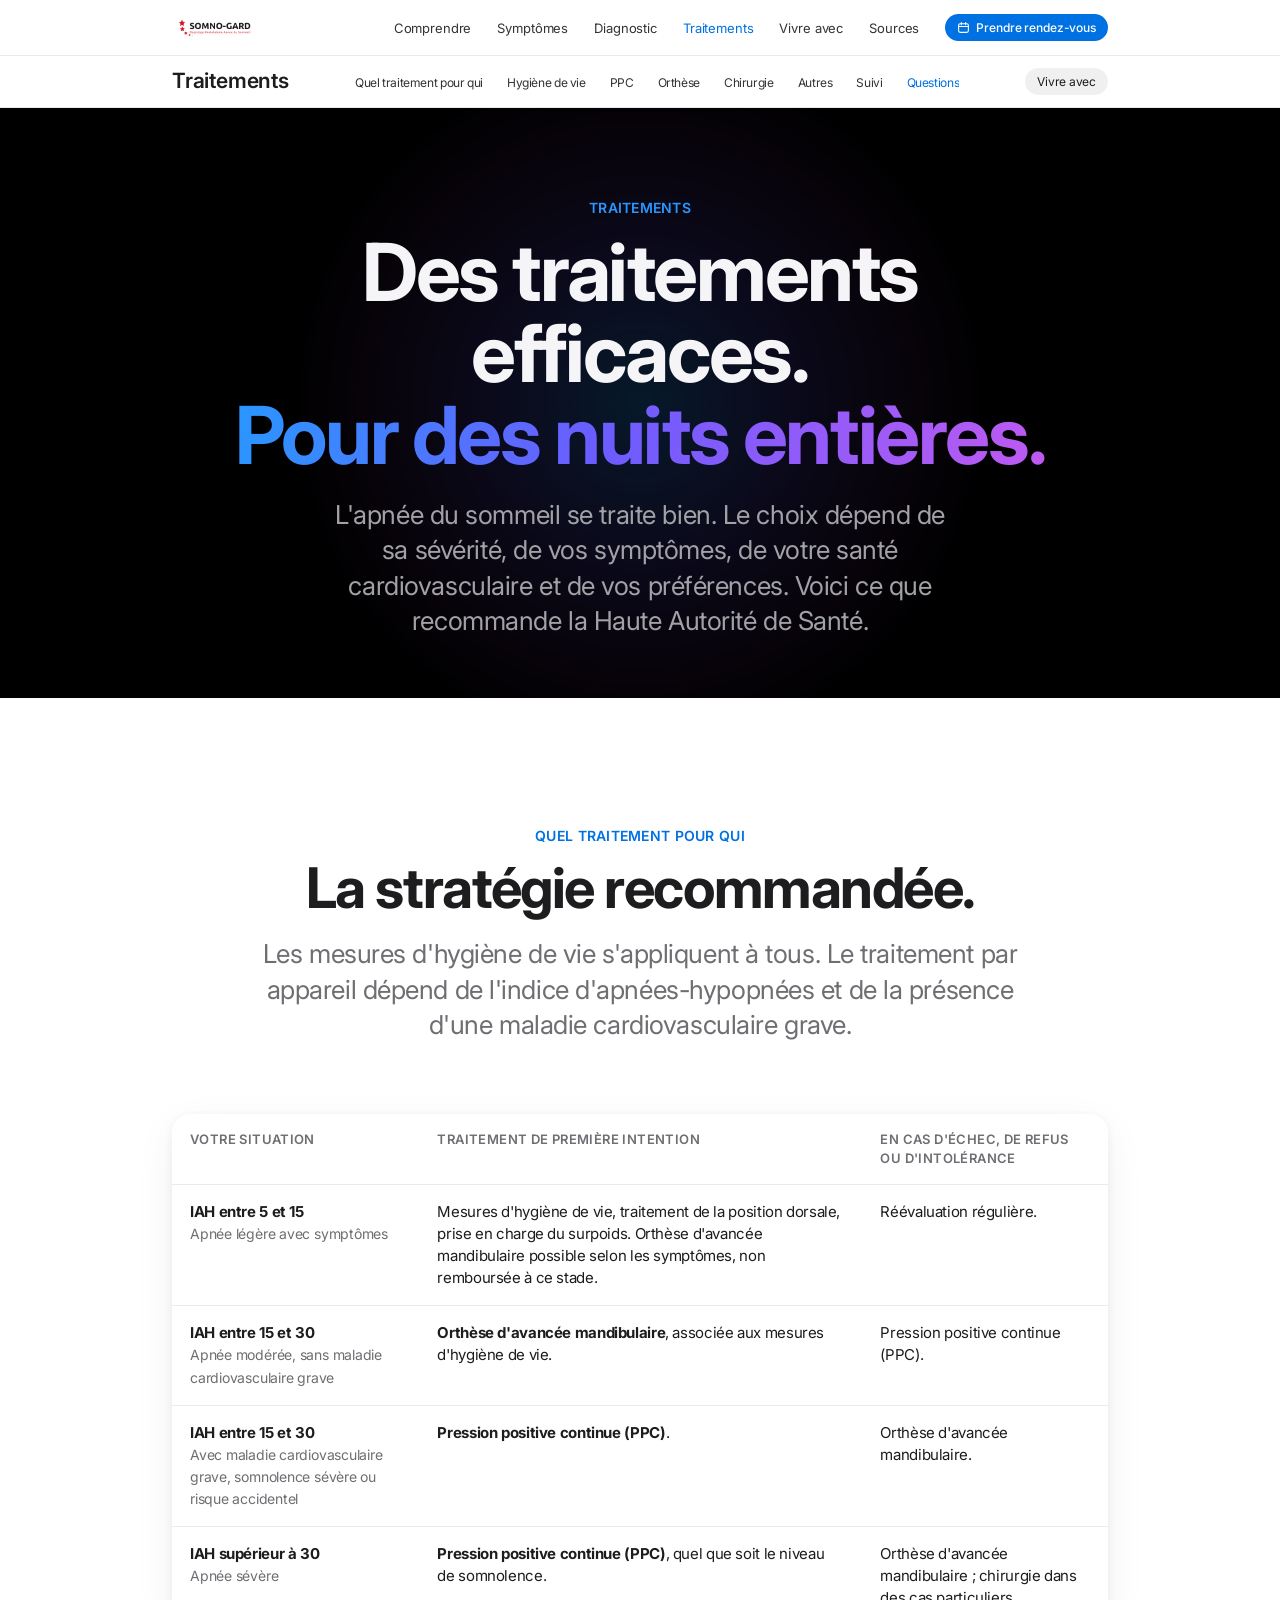
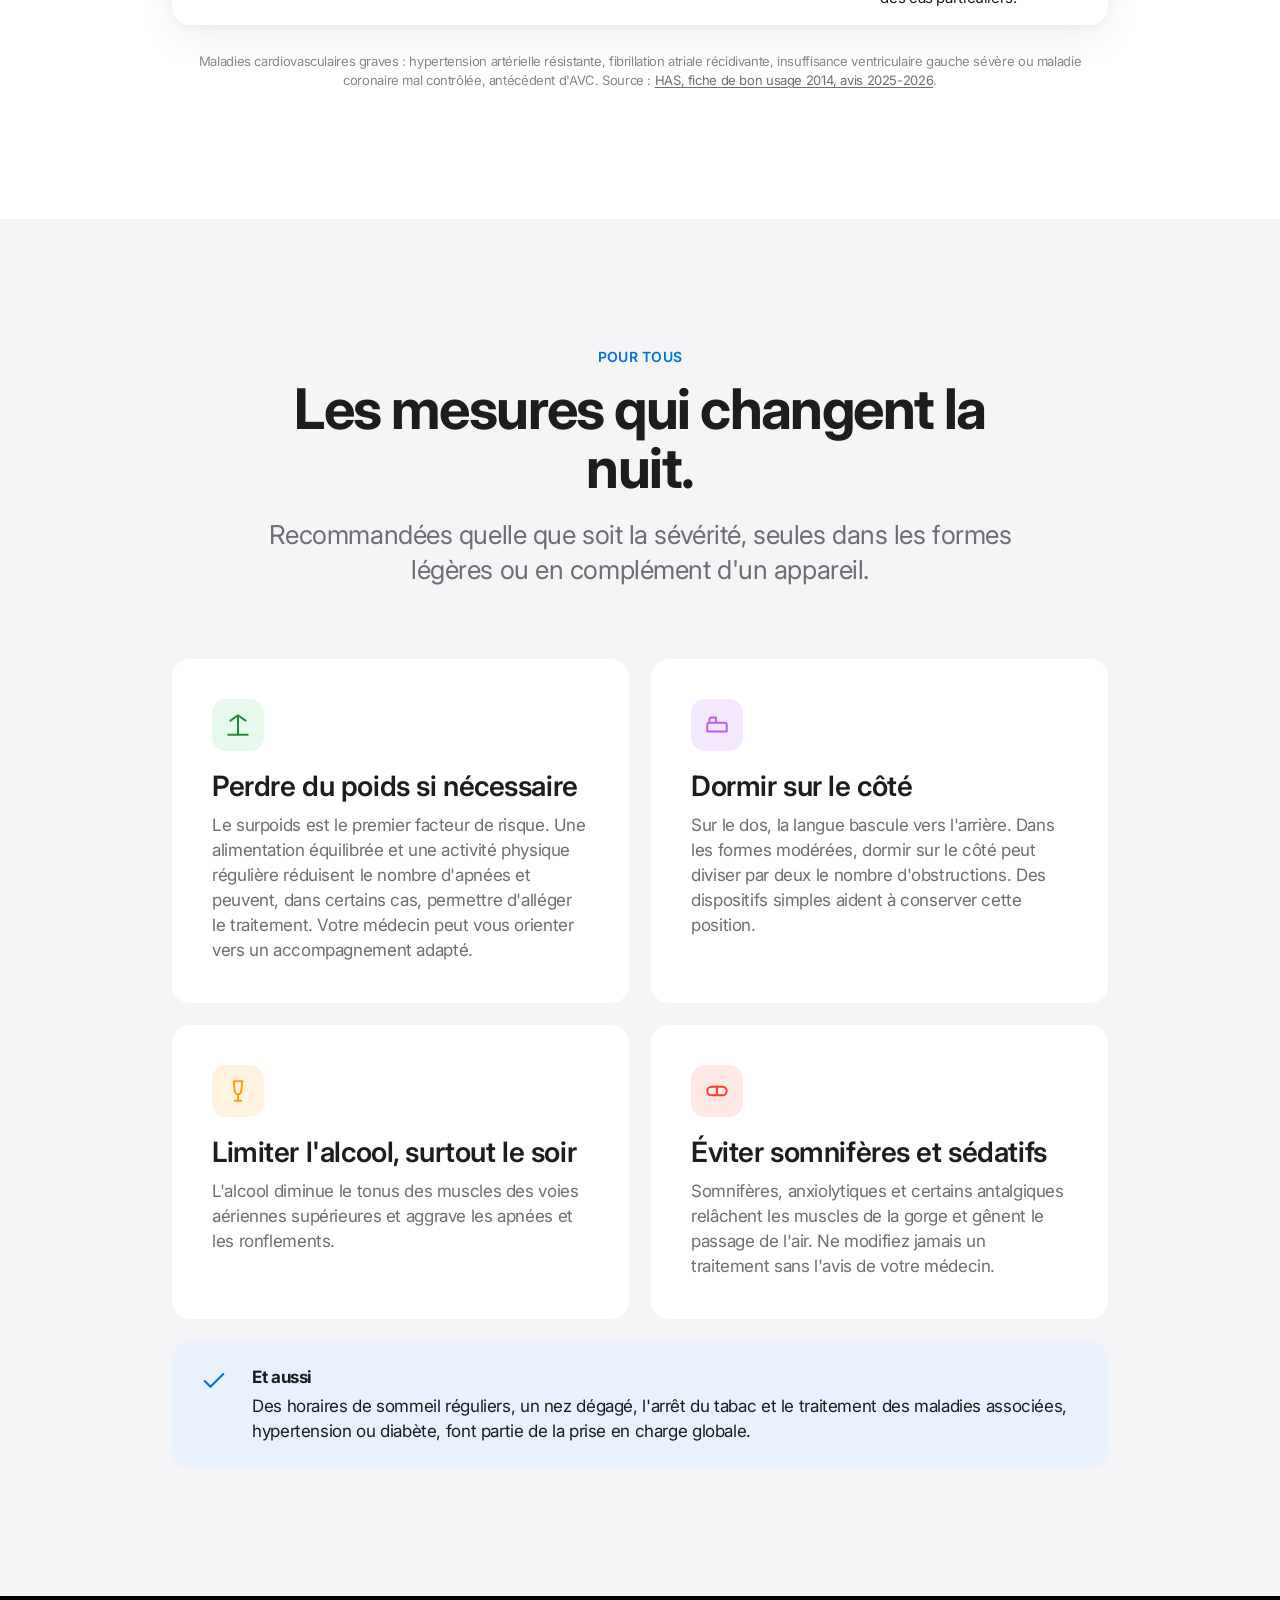
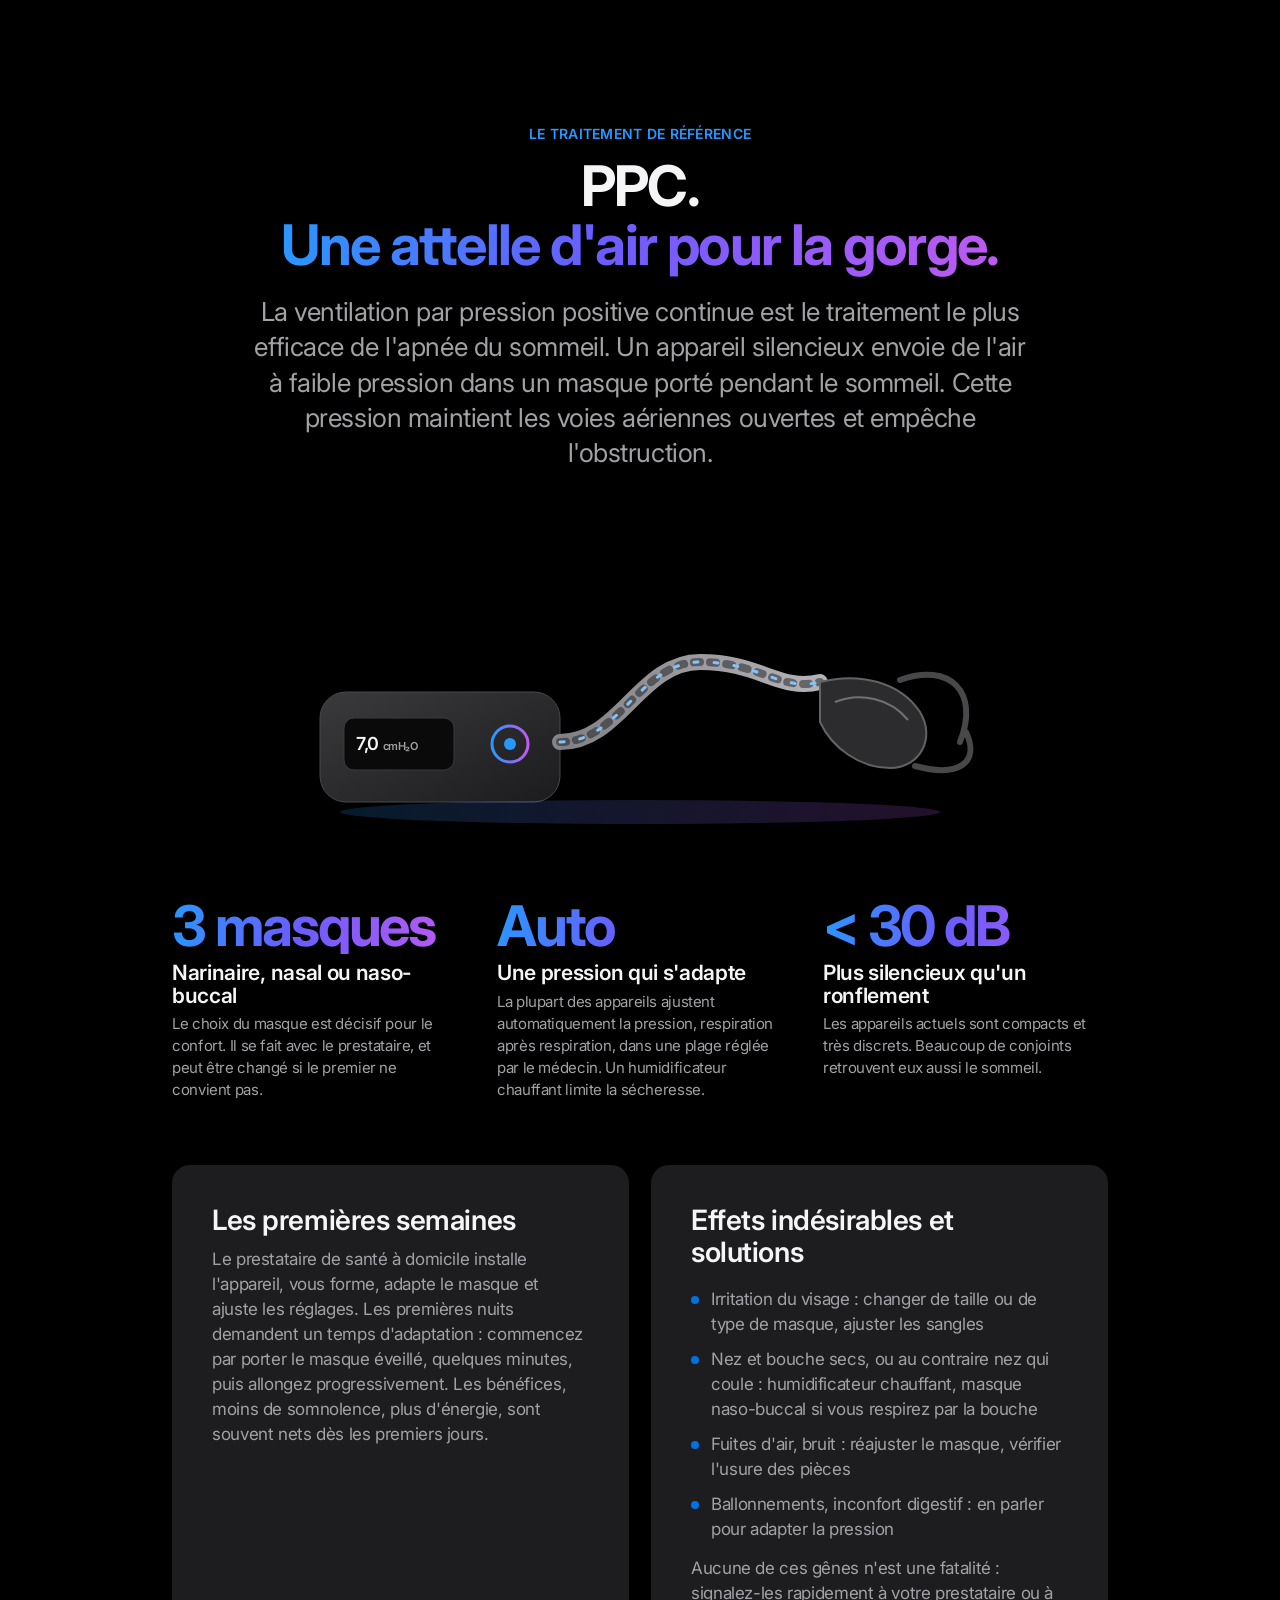
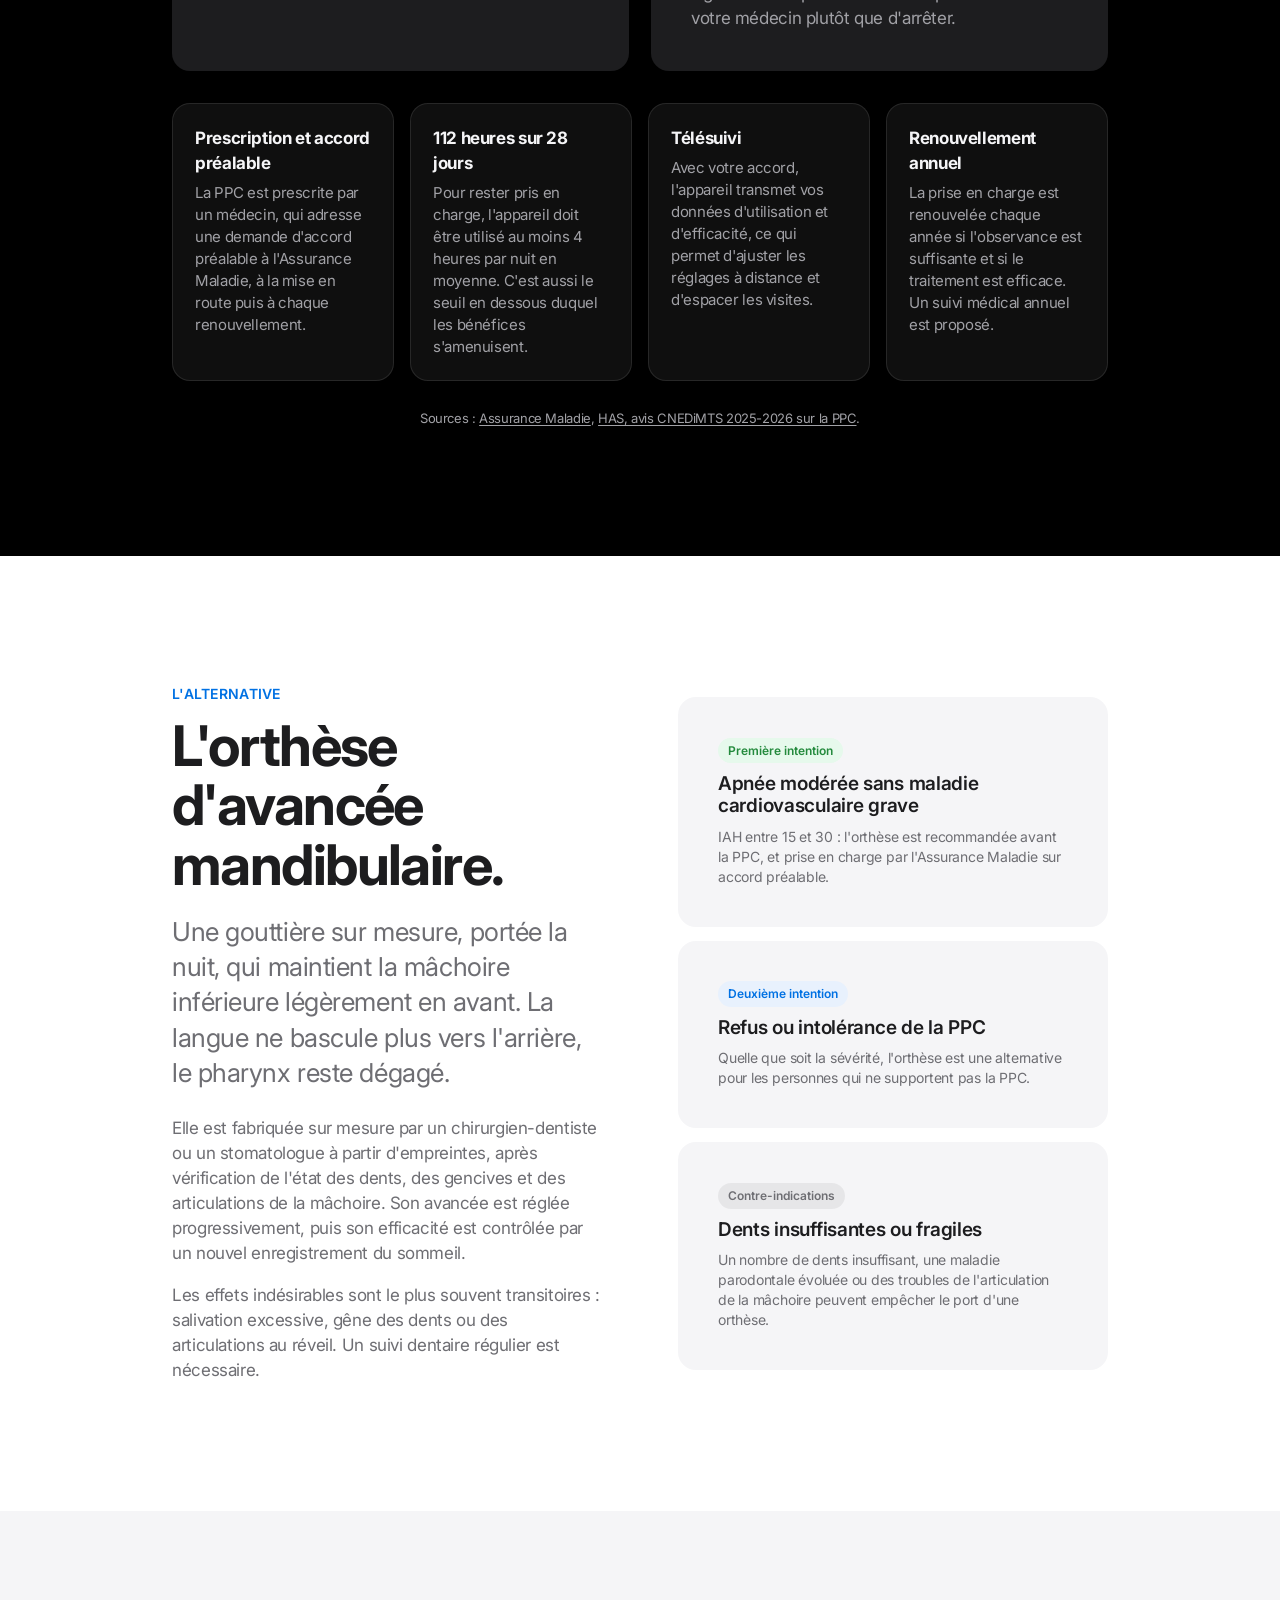
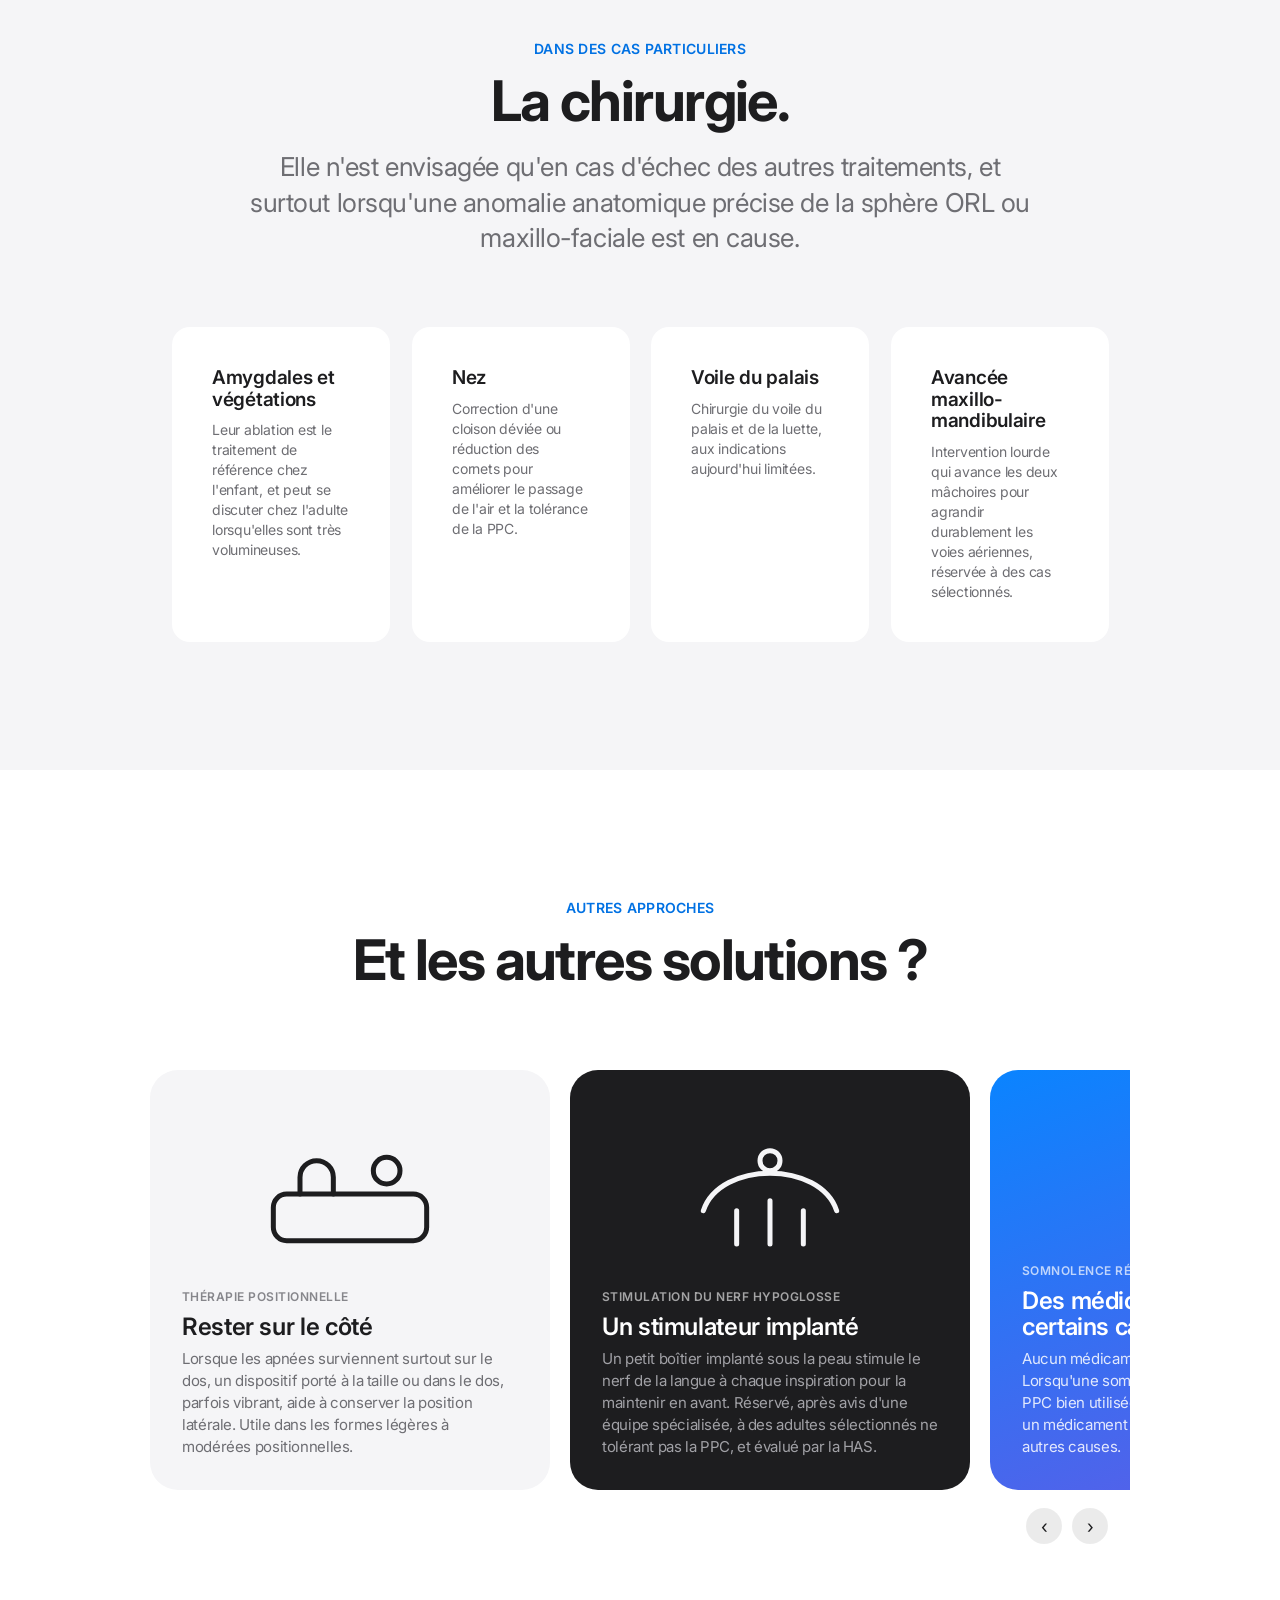
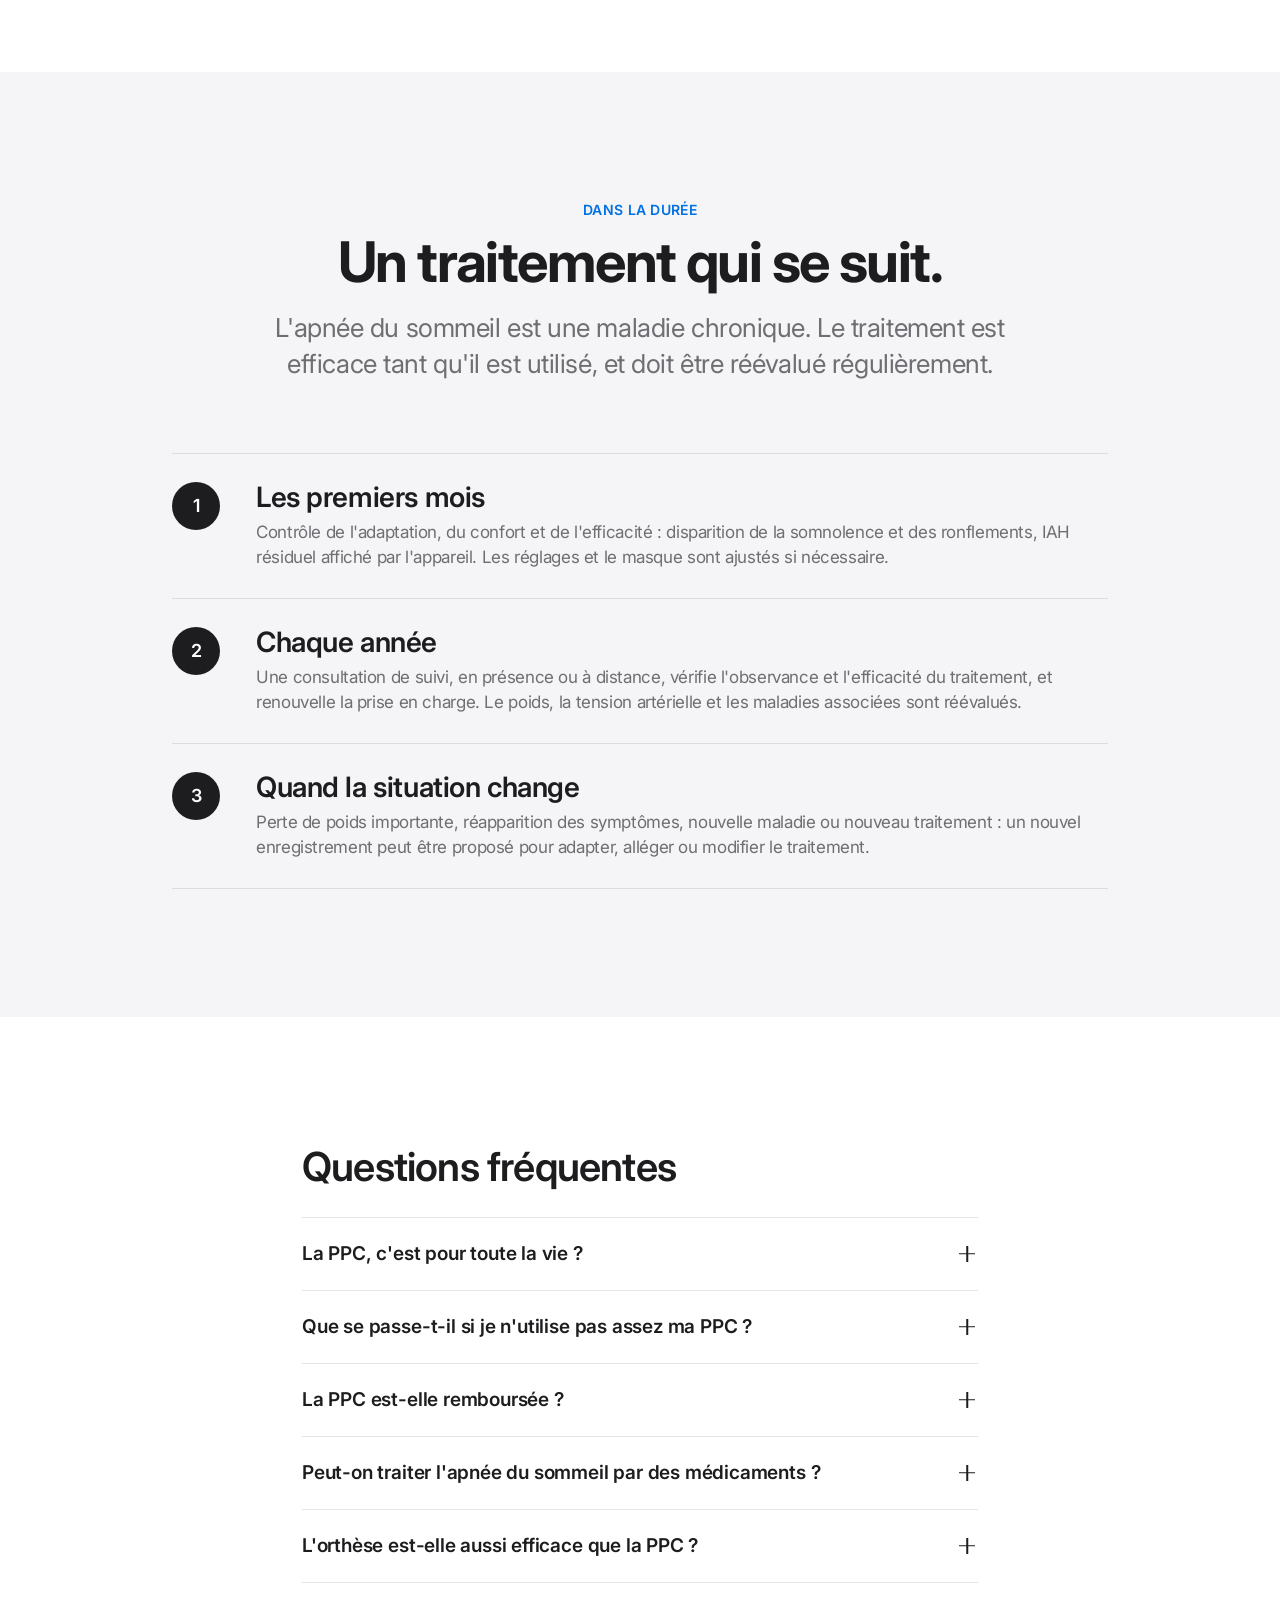
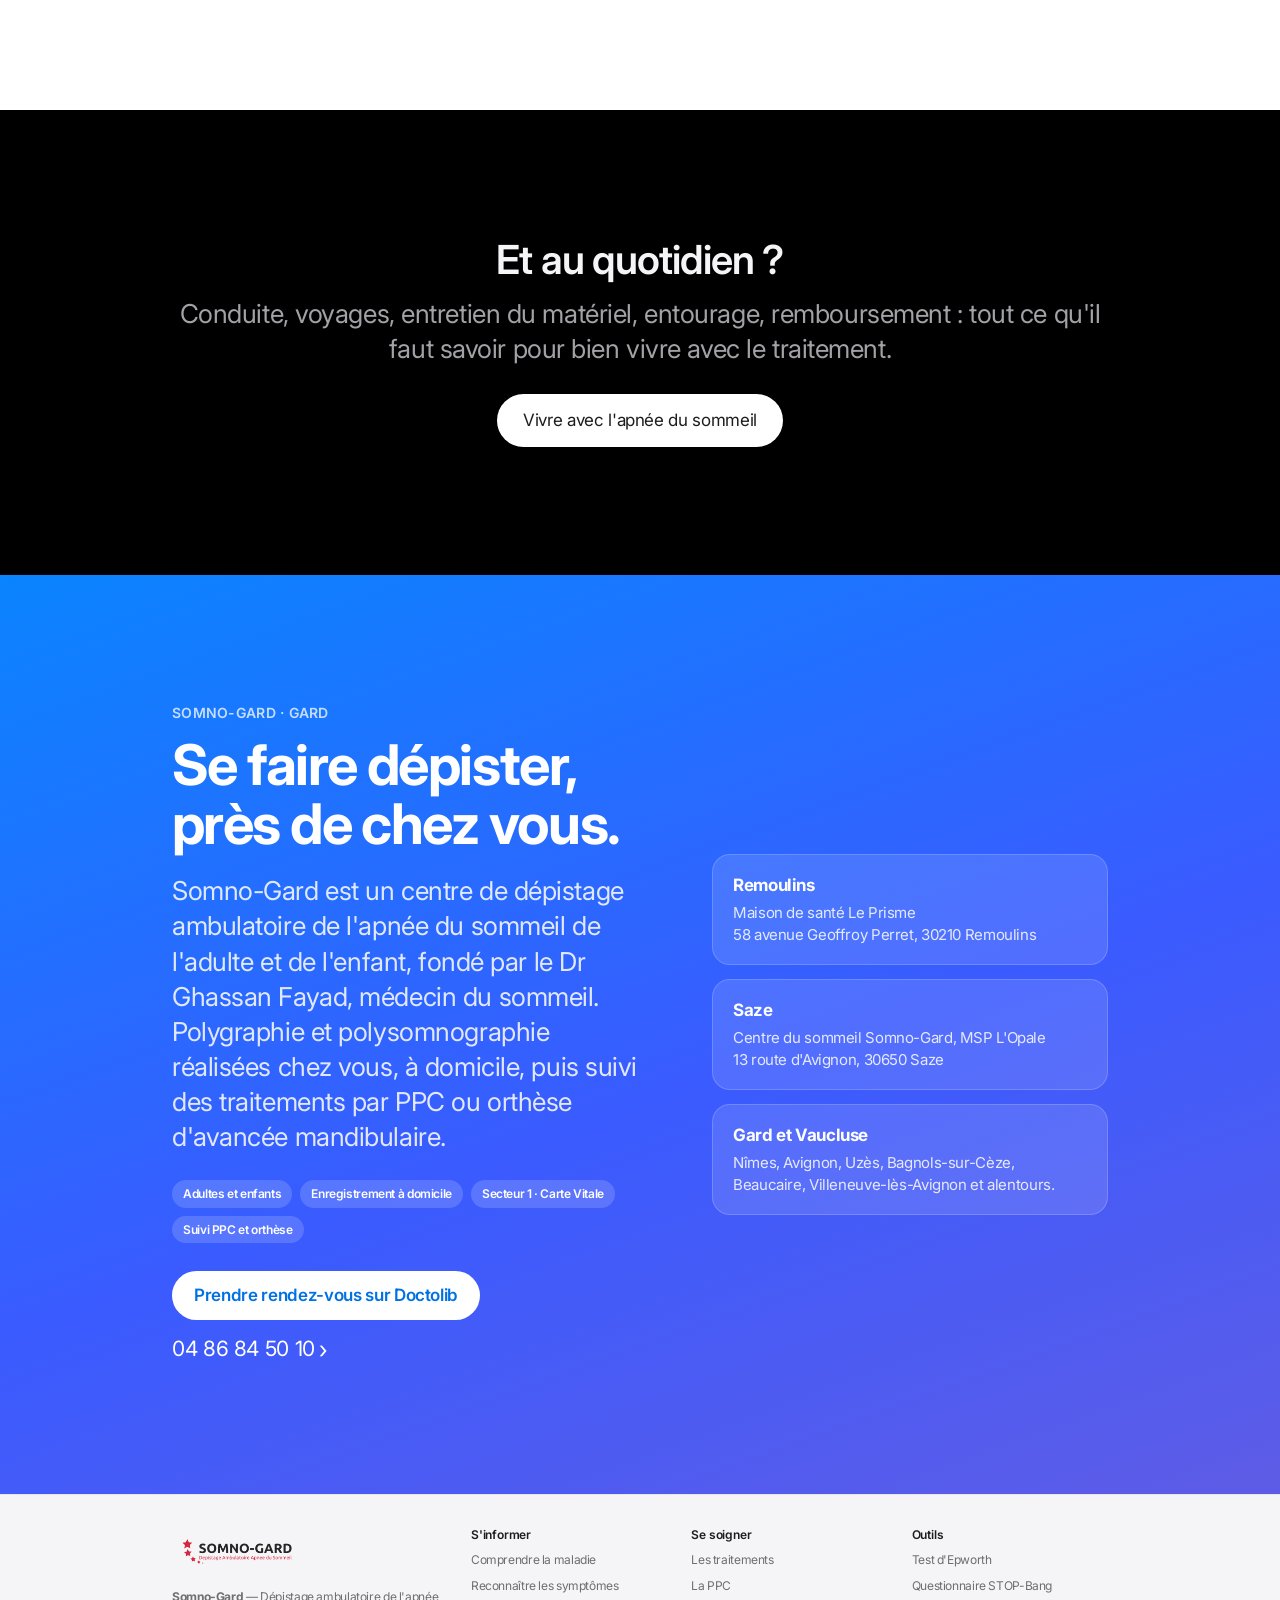
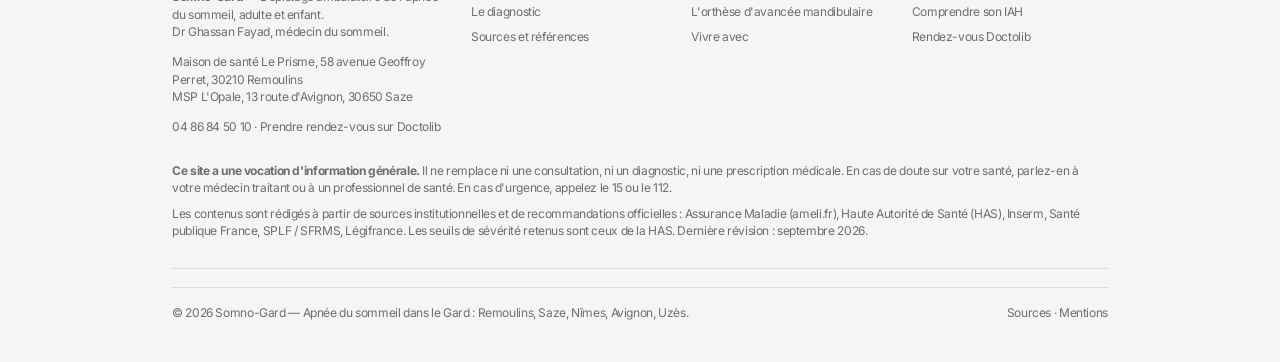
<file: traitements.html>
<!DOCTYPE html>
<html lang="fr">
<head>
  <meta charset="utf-8">
  <meta name="viewport" content="width=device-width, initial-scale=1">
  <title>Traitements de l&#x27;apnée du sommeil : PPC, orthèse, chirurgie | Somno-Gard</title>
  <meta name="description" content="Les traitements de l&#x27;apnée du sommeil recommandés par la HAS : hygiène de vie, pression positive continue (PPC), orthèse d&#x27;avancée mandibulaire, chirurgie, suivi et remboursement. Suivi PPC et orthèse à Somno-Gard, Gard.">
  <meta name="theme-color" content="#000000">
  <link rel="preconnect" href="https://fonts.googleapis.com">
  <link rel="preconnect" href="https://fonts.gstatic.com" crossorigin>
  <link rel="stylesheet" href="https://fonts.googleapis.com/css2?family=Inter:wght@400;500;600;700&display=swap">
  <link rel="stylesheet" href="assets/css/style.css">
  <link rel="canonical" href="https://92cwv6fymm-cmd.github.io/Info/traitements.html">
  <meta name="robots" content="index, follow, max-image-preview:large">
  <meta name="author" content="Somno-Gard – Dr Ghassan Fayad">
  <meta name="geo.region" content="FR-30">
  <meta name="geo.placename" content="Remoulins, Gard">
  <meta property="og:type" content="website">
  <meta property="og:site_name" content="Somno-Gard – Apnée du sommeil">
  <meta property="og:locale" content="fr_FR">
  <meta property="og:title" content="Traitements de l&#x27;apnée du sommeil : PPC, orthèse, chirurgie | Somno-Gard">
  <meta property="og:description" content="Les traitements de l&#x27;apnée du sommeil recommandés par la HAS : hygiène de vie, pression positive continue (PPC), orthèse d&#x27;avancée mandibulaire, chirurgie, suivi et remboursement. Suivi PPC et orthèse à Somno-Gard, Gard.">
  <meta property="og:url" content="https://92cwv6fymm-cmd.github.io/Info/traitements.html">
  <meta property="og:image" content="https://92cwv6fymm-cmd.github.io/Info/assets/img/logo-somno-gard.png">
  <meta property="og:image:alt" content="Logo Somno-Gard, dépistage ambulatoire de l'apnée du sommeil">
  <meta name="twitter:card" content="summary_large_image">
  <meta name="twitter:title" content="Traitements de l&#x27;apnée du sommeil : PPC, orthèse, chirurgie | Somno-Gard">
  <meta name="twitter:description" content="Les traitements de l&#x27;apnée du sommeil recommandés par la HAS : hygiène de vie, pression positive continue (PPC), orthèse d&#x27;avancée mandibulaire, chirurgie, suivi et remboursement. Suivi PPC et orthèse à Somno-Gard, Gard.">
  <meta name="twitter:image" content="https://92cwv6fymm-cmd.github.io/Info/assets/img/logo-somno-gard.png">
  <script type="application/ld+json">{"@context": "https://schema.org", "@graph": [{"@type": "MedicalClinic", "@id": "https://92cwv6fymm-cmd.github.io/Info/#organisation", "name": "Somno-Gard", "alternateName": "Somno-Gard – Dépistage ambulatoire de l'apnée du sommeil", "description": "Centre de dépistage ambulatoire de l'apnée du sommeil de l'adulte et de l'enfant dans le Gard : polygraphie et polysomnographie à domicile, suivi des traitements par PPC et orthèse d'avancée mandibulaire.", "url": "https://92cwv6fymm-cmd.github.io/Info/", "logo": "https://92cwv6fymm-cmd.github.io/Info/assets/img/logo-somno-gard.png", "image": "https://92cwv6fymm-cmd.github.io/Info/assets/img/logo-somno-gard.png", "telephone": "+33486845010", "medicalSpecialty": "Médecine du sommeil", "address": {"@type": "PostalAddress", "streetAddress": "Maison de santé Le Prisme, 58 avenue Geoffroy Perret", "postalCode": "30210", "addressLocality": "Remoulins", "addressRegion": "Gard", "addressCountry": "FR"}, "location": [{"@type": "Place", "name": "Somno-Gard Remoulins", "address": {"@type": "PostalAddress", "streetAddress": "Maison de santé Le Prisme, 58 avenue Geoffroy Perret", "postalCode": "30210", "addressLocality": "Remoulins", "addressRegion": "Gard", "addressCountry": "FR"}}, {"@type": "Place", "name": "Centre du sommeil Somno-Gard Saze", "address": {"@type": "PostalAddress", "streetAddress": "MSP L'Opale, 13 route d'Avignon", "postalCode": "30650", "addressLocality": "Saze", "addressRegion": "Gard", "addressCountry": "FR"}}], "areaServed": ["Gard", "Vaucluse", "Remoulins", "Saze", "Nîmes", "Avignon", "Uzès", "Bagnols-sur-Cèze", "Beaucaire", "Villeneuve-lès-Avignon"], "founder": {"@id": "https://92cwv6fymm-cmd.github.io/Info/#medecin"}, "sameAs": ["https://www.doctolib.fr/cabinet-medical/remoulins/somno-gard-dr-ghassan-fayad", "https://somno-gard.fr/", "https://www.facebook.com/p/Somno-Gard-100092024403790/", "https://fr.linkedin.com/in/ghassan-fayad-somnogard"], "potentialAction": {"@type": "ReserveAction", "name": "Prendre rendez-vous", "target": {"@type": "EntryPoint", "urlTemplate": "https://www.doctolib.fr/cabinet-medical/remoulins/somno-gard-dr-ghassan-fayad", "inLanguage": "fr"}}}, {"@type": "Physician", "@id": "https://92cwv6fymm-cmd.github.io/Info/#medecin", "name": "Dr Ghassan Fayad", "honorificPrefix": "Dr", "medicalSpecialty": "Médecine du sommeil", "description": "Médecin du sommeil, dépistage et traitement des troubles respiratoires du sommeil de l'adulte et de l'enfant.", "worksFor": {"@id": "https://92cwv6fymm-cmd.github.io/Info/#organisation"}, "url": "https://www.doctolib.fr/cabinet-medical/remoulins/somno-gard-dr-ghassan-fayad", "telephone": "+33486845010"}, {"@type": "WebSite", "@id": "https://92cwv6fymm-cmd.github.io/Info/#site", "name": "Somno-Gard – Apnée du sommeil", "url": "https://92cwv6fymm-cmd.github.io/Info/", "inLanguage": "fr-FR", "publisher": {"@id": "https://92cwv6fymm-cmd.github.io/Info/#organisation"}}, {"@type": "MedicalWebPage", "@id": "https://92cwv6fymm-cmd.github.io/Info/traitements.html#page", "url": "https://92cwv6fymm-cmd.github.io/Info/traitements.html", "name": "Traitements de l'apnée du sommeil : PPC, orthèse, chirurgie | Somno-Gard", "description": "Les traitements de l'apnée du sommeil recommandés par la HAS : hygiène de vie, pression positive continue (PPC), orthèse d'avancée mandibulaire, chirurgie, suivi et remboursement. Suivi PPC et orthèse à Somno-Gard, Gard.", "inLanguage": "fr-FR", "isPartOf": {"@id": "https://92cwv6fymm-cmd.github.io/Info/#site"}, "about": {"@type": "MedicalCondition", "name": "Syndrome d'apnées-hypopnées obstructives du sommeil", "alternateName": ["Apnée du sommeil", "SAHOS", "SAOS"]}, "audience": {"@type": "MedicalAudience", "audienceType": "Patient"}, "lastReviewed": "2026-09-07", "dateModified": "2026-09-07"}, {"@type": "BreadcrumbList", "itemListElement": [{"@type": "ListItem", "position": 1, "name": "Accueil", "item": "https://92cwv6fymm-cmd.github.io/Info/"}, {"@type": "ListItem", "position": 2, "name": "Traitements", "item": "https://92cwv6fymm-cmd.github.io/Info/traitements.html"}]}, {"@type": "FAQPage", "mainEntity": [{"@type": "Question", "name": "La PPC, c'est pour toute la vie ?", "acceptedAnswer": {"@type": "Answer", "text": "Tant que les apnées persistent, oui : la PPC ne guérit pas la maladie, elle la neutralise chaque nuit. En revanche, une perte de poids importante ou une chirurgie peuvent réduire les apnées au point de permettre, après un nouvel enregistrement, d'arrêter ou d'alléger le traitement."}}, {"@type": "Question", "name": "Que se passe-t-il si je n'utilise pas assez ma PPC ?", "acceptedAnswer": {"@type": "Answer", "text": "En dessous de 4 heures par nuit en moyenne, les bénéfices diminuent et la prise en charge par l'Assurance Maladie peut être interrompue. Si vous avez du mal à porter l'appareil, ne restez pas seul : le prestataire et le médecin ont des solutions, du changement de masque au passage à une orthèse."}}, {"@type": "Question", "name": "La PPC est-elle remboursée ?", "acceptedAnswer": {"@type": "Answer", "text": "Oui. L'appareil, les consommables et l'accompagnement du prestataire sont pris en charge par l'Assurance Maladie sous forme d'un forfait, sur prescription médicale et après accord préalable, renouvelé chaque année sous condition d'observance et d'efficacité. Le reste à charge éventuel dépend de votre complémentaire santé."}}, {"@type": "Question", "name": "Peut-on traiter l'apnée du sommeil par des médicaments ?", "acceptedAnswer": {"@type": "Answer", "text": "Non. Il n'existe pas de médicament qui supprime les apnées obstructives. Certains médicaments peuvent réduire une somnolence qui persiste malgré un traitement bien conduit, sur prescription spécialisée, mais ils ne remplacent pas la PPC ou l'orthèse."}}, {"@type": "Question", "name": "L'orthèse est-elle aussi efficace que la PPC ?", "acceptedAnswer": {"@type": "Answer", "text": "La PPC réduit davantage le nombre d'apnées, mais l'orthèse est souvent mieux tolérée et donc plus utilisée. Dans les formes modérées sans maladie cardiovasculaire grave, la HAS la recommande en première intention. Dans les formes sévères, la PPC reste la référence."}}]}]}</script>
  <link rel="icon" href="assets/img/favicon.svg" type="image/svg+xml">
  <link rel="apple-touch-icon" href="assets/img/logo-somno-gard.png">
</head>
<body>
<header class="nav">
  <div class="nav__inner">
    <a class="nav__brand" href="index.html" aria-label="Somno-Gard — Accueil"><img src="assets/img/logo-somno-gard.png" alt="Somno-Gard, dépistage ambulatoire de l'apnée du sommeil" width="4096" height="1439"></a>
    <button class="nav__toggle" aria-label="Ouvrir le menu" aria-expanded="false" aria-controls="nav-links"><span></span><span></span><span></span></button>
    <ul class="nav__links" id="nav-links">
      <li><a href="comprendre.html">Comprendre</a></li>
      <li><a href="symptomes.html">Symptômes</a></li>
      <li><a href="diagnostic.html">Diagnostic</a></li>
      <li><a href="traitements.html" aria-current="page">Traitements</a></li>
      <li><a href="vivre-avec.html">Vivre avec</a></li>
      <li><a href="sources.html">Sources</a></li>
      <li><a class="nav__cta" href="https://www.doctolib.fr/cabinet-medical/remoulins/somno-gard-dr-ghassan-fayad" target="_blank" rel="noopener"><svg viewBox="0 0 24 24" fill="none" stroke="currentColor" stroke-width="2" stroke-linecap="round" stroke-linejoin="round" aria-hidden="true"><rect x="3" y="5" width="18" height="16" rx="3"/><path d="M3 10h18M8 3v4M16 3v4"/></svg>Prendre rendez-vous</a></li>
    </ul>
  </div>
</header>
<div class="cta-float"><a href="https://www.doctolib.fr/cabinet-medical/remoulins/somno-gard-dr-ghassan-fayad" target="_blank" rel="noopener"><svg viewBox="0 0 24 24" fill="none" stroke="currentColor" stroke-width="2" stroke-linecap="round" stroke-linejoin="round" aria-hidden="true"><rect x="3" y="5" width="18" height="16" rx="3"/><path d="M3 10h18M8 3v4M16 3v4"/></svg>Prendre rendez-vous sur Doctolib</a></div>
<main>
  <nav class="subnav" aria-label="Sommaire de la page">
    <div class="subnav__inner">
      <span class="subnav__title">Traitements</span>
      <ul class="subnav__links">
        <li><a href="#strategie">Quel traitement pour qui</a></li>
        <li><a href="#hygiene">Hygiène de vie</a></li>
        <li><a href="#ppc">PPC</a></li>
        <li><a href="#oam">Orthèse</a></li>
        <li><a href="#chirurgie">Chirurgie</a></li>
        <li><a href="#autres">Autres</a></li>
        <li><a href="#suivi">Suivi</a></li>
        <li><a href="#faq">Questions</a></li>
      </ul>
      <a class="btn" href="vivre-avec.html">Vivre avec</a>
    </div>
  </nav>

  <section class="hero hero--dark hero--page" aria-labelledby="page-title">
    <div class="hero__visual" aria-hidden="true"><div class="breath" style="opacity:.3"></div></div>
    <div class="hero__content">
      <p class="eyebrow rise" style="color:#2997ff">Traitements</p>
      <h1 id="page-title" class="display rise" data-delay="1">Des traitements efficaces.<br><span class="gradient-text">Pour des nuits entières.</span></h1>
      <p class="lead rise" data-delay="2">L'apnée du sommeil se traite bien. Le choix dépend de sa sévérité, de vos symptômes, de votre santé cardiovasculaire et de vos préférences. Voici ce que recommande la Haute Autorité de Santé.</p>
    </div>
  </section>

  <!-- Stratégie -->
  <section class="section" id="strategie" aria-labelledby="strat-title">
    <div class="container">
      <div class="section-head reveal">
        <p class="eyebrow">Quel traitement pour qui</p>
        <h2 id="strat-title" class="headline">La stratégie recommandée.</h2>
        <p class="lead">Les mesures d'hygiène de vie s'appliquent à tous. Le traitement par appareil dépend de l'indice d'apnées-hypopnées et de la présence d'une maladie cardiovasculaire grave.</p>
      </div>
      <div class="table-wrap reveal reveal--scale">
        <table>
          <thead><tr><th>Votre situation</th><th>Traitement de première intention</th><th>En cas d'échec, de refus ou d'intolérance</th></tr></thead>
          <tbody>
            <tr><td><strong>IAH entre 5 et 15</strong><br><span class="small muted">Apnée légère avec symptômes</span></td><td>Mesures d'hygiène de vie, traitement de la position dorsale, prise en charge du surpoids. Orthèse d'avancée mandibulaire possible selon les symptômes, non remboursée à ce stade.</td><td>Réévaluation régulière.</td></tr>
            <tr><td><strong>IAH entre 15 et 30</strong><br><span class="small muted">Apnée modérée, sans maladie cardiovasculaire grave</span></td><td><strong>Orthèse d'avancée mandibulaire</strong>, associée aux mesures d'hygiène de vie.</td><td>Pression positive continue (PPC).</td></tr>
            <tr><td><strong>IAH entre 15 et 30</strong><br><span class="small muted">Avec maladie cardiovasculaire grave, somnolence sévère ou risque accidentel</span></td><td><strong>Pression positive continue (PPC)</strong>.</td><td>Orthèse d'avancée mandibulaire.</td></tr>
            <tr><td><strong>IAH supérieur à 30</strong><br><span class="small muted">Apnée sévère</span></td><td><strong>Pression positive continue (PPC)</strong>, quel que soit le niveau de somnolence.</td><td>Orthèse d'avancée mandibulaire ; chirurgie dans des cas particuliers.</td></tr>
          </tbody>
        </table>
      </div>
      <p class="sources reveal">Maladies cardiovasculaires graves : hypertension artérielle résistante, fibrillation atriale récidivante, insuffisance ventriculaire gauche sévère ou maladie coronaire mal contrôlée, antécédent d'AVC. Source : <a href="sources.html#has">HAS, fiche de bon usage 2014, avis 2025-2026</a>.</p>
    </div>
  </section>

  <!-- Hygiène de vie -->
  <section class="section section--alt" id="hygiene" aria-labelledby="hyg-title">
    <div class="container">
      <div class="section-head reveal">
        <p class="eyebrow">Pour tous</p>
        <h2 id="hyg-title" class="headline">Les mesures qui changent la nuit.</h2>
        <p class="lead">Recommandées quelle que soit la sévérité, seules dans les formes légères ou en complément d'un appareil.</p>
      </div>
      <div class="grid grid--2">
        <div class="card reveal" style="--d:0"><div class="card__icon card__icon--ok"><svg viewBox="0 0 24 24" fill="none" stroke="currentColor" stroke-width="1.8" stroke-linecap="round" stroke-linejoin="round" aria-hidden="true"><path d="M12 3v18M5 8l7-5 7 5M3 21h18"/></svg></div><h3 class="subtitle">Perdre du poids si nécessaire</h3><p>Le surpoids est le premier facteur de risque. Une alimentation équilibrée et une activité physique régulière réduisent le nombre d'apnées et peuvent, dans certains cas, permettre d'alléger le traitement. Votre médecin peut vous orienter vers un accompagnement adapté.</p></div>
        <div class="card reveal" style="--d:1"><div class="card__icon card__icon--violet"><svg viewBox="0 0 24 24" fill="none" stroke="currentColor" stroke-width="1.8" stroke-linecap="round" stroke-linejoin="round" aria-hidden="true"><path d="M3 18h18M3 18v-6a2 2 0 0 1 2-2h14a2 2 0 0 1 2 2v6M5 10V7a2 2 0 0 1 2-2h4v5"/></svg></div><h3 class="subtitle">Dormir sur le côté</h3><p>Sur le dos, la langue bascule vers l'arrière. Dans les formes modérées, dormir sur le côté peut diviser par deux le nombre d'obstructions. Des dispositifs simples aident à conserver cette position.</p></div>
        <div class="card reveal" style="--d:0"><div class="card__icon card__icon--warn"><svg viewBox="0 0 24 24" fill="none" stroke="currentColor" stroke-width="1.8" stroke-linecap="round" stroke-linejoin="round" aria-hidden="true"><path d="M8 3h8l-1 9a3 3 0 0 1-6 0zM12 15v6M9 21h6"/></svg></div><h3 class="subtitle">Limiter l'alcool, surtout le soir</h3><p>L'alcool diminue le tonus des muscles des voies aériennes supérieures et aggrave les apnées et les ronflements.</p></div>
        <div class="card reveal" style="--d:1"><div class="card__icon card__icon--danger"><svg viewBox="0 0 24 24" fill="none" stroke="currentColor" stroke-width="1.8" stroke-linecap="round" stroke-linejoin="round" aria-hidden="true"><rect x="3" y="8" width="18" height="8" rx="4"/><path d="M12 8v8"/></svg></div><h3 class="subtitle">Éviter somnifères et sédatifs</h3><p>Somnifères, anxiolytiques et certains antalgiques relâchent les muscles de la gorge et gênent le passage de l'air. Ne modifiez jamais un traitement sans l'avis de votre médecin.</p></div>
      </div>
      <div class="callout reveal" style="margin-top:22px">
        <svg viewBox="0 0 24 24" fill="none" stroke="currentColor" stroke-width="1.8" stroke-linecap="round" stroke-linejoin="round" aria-hidden="true"><path d="M20 6L9 17l-5-5"/></svg>
        <p><strong>Et aussi</strong>Des horaires de sommeil réguliers, un nez dégagé, l'arrêt du tabac et le traitement des maladies associées, hypertension ou diabète, font partie de la prise en charge globale.</p>
      </div>
    </div>
  </section>

  <!-- PPC -->
  <section class="section section--dark product" id="ppc" aria-labelledby="ppc-title">
    <div class="container">
      <div class="section-head reveal">
        <p class="eyebrow">Le traitement de référence</p>
        <h2 id="ppc-title" class="headline">PPC.<br><span class="gradient-text">Une attelle d'air pour la gorge.</span></h2>
        <p class="lead">La ventilation par pression positive continue est le traitement le plus efficace de l'apnée du sommeil. Un appareil silencieux envoie de l'air à faible pression dans un masque porté pendant le sommeil. Cette pression maintient les voies aériennes ouvertes et empêche l'obstruction.</p>
      </div>
      <div class="product__art reveal reveal--scale" aria-hidden="true">
        <svg viewBox="0 0 760 300" xmlns="http://www.w3.org/2000/svg">
          <defs>
            <linearGradient id="dev2" x1="0" y1="0" x2="1" y2="1"><stop offset="0" stop-color="#3a3a3c"/><stop offset="1" stop-color="#1c1c1e"/></linearGradient>
            <linearGradient id="glow2" x1="0" x2="1"><stop offset="0" stop-color="#2997ff"/><stop offset="1" stop-color="#bf5af2"/></linearGradient>
            <linearGradient id="tube2" x1="0" y1="0" x2="1" y2="0"><stop offset="0" stop-color="#8e8e93"/><stop offset="1" stop-color="#c7c7cc"/></linearGradient>
          </defs>
          <rect x="60" y="150" width="240" height="110" rx="26" fill="url(#dev2)" stroke="#48484a"/>
          <rect x="84" y="176" width="110" height="52" rx="10" fill="#0a0a0a" stroke="#3a3a3c"/>
          <text x="96" y="208" font-family="-apple-system, BlinkMacSystemFont, Inter, Helvetica, Arial, sans-serif" font-size="18" font-weight="600" fill="#f5f5f7">7,0 <tspan font-size="11" fill="#a1a1a6">cmH₂O</tspan></text>
          <circle cx="250" cy="202" r="18" fill="none" stroke="url(#glow2)" stroke-width="3"/>
          <circle cx="250" cy="202" r="6" fill="#2997ff"/>
          <path d="M300,200 C360,200 380,120 440,120 C500,120 520,150 560,140" fill="none" stroke="url(#tube2)" stroke-width="16" stroke-linecap="round" opacity="0.9"/>
          <path d="M300,200 C360,200 380,120 440,120 C500,120 520,150 560,140" fill="none" stroke="#1c1c1e" stroke-width="8" stroke-linecap="round" stroke-dasharray="6 10" opacity="0.5"/>
          <path d="M300,200 C360,200 380,120 440,120 C500,120 520,150 560,140" fill="none" stroke="#7fc4ff" stroke-width="3" stroke-linecap="round" stroke-dasharray="4 16" style="animation: flow 1.2s linear infinite"/>
          <path d="M560,140 C600,130 640,140 660,170 C676,196 660,226 630,226 C600,226 572,206 560,180 Z" fill="#2c2c2e" stroke="#636366" stroke-width="2"/>
          <path d="M575,160 C600,150 630,156 648,178" fill="none" stroke="#8e8e93" stroke-width="2" opacity="0.7"/>
          <path d="M640,138 C690,120 720,150 700,200" fill="none" stroke="#48484a" stroke-width="6" stroke-linecap="round"/>
          <path d="M655,224 C700,236 720,220 706,190" fill="none" stroke="#48484a" stroke-width="6" stroke-linecap="round"/>
          <ellipse cx="380" cy="270" rx="300" ry="12" fill="url(#glow2)" opacity="0.18"/>
        </svg>
      </div>
      <div class="features">
        <div class="feature reveal" style="--d:0"><div class="feature__big gradient-text">3 masques</div><h3>Narinaire, nasal ou naso-buccal</h3><p>Le choix du masque est décisif pour le confort. Il se fait avec le prestataire, et peut être changé si le premier ne convient pas.</p></div>
        <div class="feature reveal" style="--d:1"><div class="feature__big gradient-text">Auto</div><h3>Une pression qui s'adapte</h3><p>La plupart des appareils ajustent automatiquement la pression, respiration après respiration, dans une plage réglée par le médecin. Un humidificateur chauffant limite la sécheresse.</p></div>
        <div class="feature reveal" style="--d:2"><div class="feature__big gradient-text">&lt; 30 dB</div><h3>Plus silencieux qu'un ronflement</h3><p>Les appareils actuels sont compacts et très discrets. Beaucoup de conjoints retrouvent eux aussi le sommeil.</p></div>
      </div>

      <div class="grid grid--2" style="margin-top:64px">
        <div class="card card--dark reveal" style="--d:0">
          <h3 class="subtitle">Les premières semaines</h3>
          <p>Le prestataire de santé à domicile installe l'appareil, vous forme, adapte le masque et ajuste les réglages. Les premières nuits demandent un temps d'adaptation : commencez par porter le masque éveillé, quelques minutes, puis allongez progressivement. Les bénéfices, moins de somnolence, plus d'énergie, sont souvent nets dès les premiers jours.</p>
        </div>
        <div class="card card--dark reveal" style="--d:1">
          <h3 class="subtitle">Effets indésirables et solutions</h3>
          <ul class="card-list">
            <li>Irritation du visage : changer de taille ou de type de masque, ajuster les sangles</li>
            <li>Nez et bouche secs, ou au contraire nez qui coule : humidificateur chauffant, masque naso-buccal si vous respirez par la bouche</li>
            <li>Fuites d'air, bruit : réajuster le masque, vérifier l'usure des pièces</li>
            <li>Ballonnements, inconfort digestif : en parler pour adapter la pression</li>
          </ul>
          <p style="margin-top:14px">Aucune de ces gênes n'est une fatalité : signalez-les rapidement à votre prestataire ou à votre médecin plutôt que d'arrêter.</p>
        </div>
      </div>

      <div class="summary reveal" style="margin-top:32px">
        <div><strong>Prescription et accord préalable</strong><p>La PPC est prescrite par un médecin, qui adresse une demande d'accord préalable à l'Assurance Maladie, à la mise en route puis à chaque renouvellement.</p></div>
        <div><strong>112 heures sur 28 jours</strong><p>Pour rester pris en charge, l'appareil doit être utilisé au moins 4 heures par nuit en moyenne. C'est aussi le seuil en dessous duquel les bénéfices s'amenuisent.</p></div>
        <div><strong>Télésuivi</strong><p>Avec votre accord, l'appareil transmet vos données d'utilisation et d'efficacité, ce qui permet d'ajuster les réglages à distance et d'espacer les visites.</p></div>
        <div><strong>Renouvellement annuel</strong><p>La prise en charge est renouvelée chaque année si l'observance est suffisante et si le traitement est efficace. Un suivi médical annuel est proposé.</p></div>
      </div>
      <p class="sources reveal" style="color:var(--text-on-dark-2)">Sources : <a href="sources.html#ameli" style="color:var(--text-on-dark-2)">Assurance Maladie</a>, <a href="sources.html#has" style="color:var(--text-on-dark-2)">HAS, avis CNEDiMTS 2025-2026 sur la PPC</a>.</p>
    </div>
  </section>

  <!-- Orthèse -->
  <section class="section" id="oam" aria-labelledby="oam-title">
    <div class="container">
      <div class="split">
        <div class="reveal reveal--left">
          <p class="eyebrow">L'alternative</p>
          <h2 id="oam-title" class="headline">L'orthèse d'avancée mandibulaire.</h2>
          <p class="lead" style="margin-top:18px">Une gouttière sur mesure, portée la nuit, qui maintient la mâchoire inférieure légèrement en avant. La langue ne bascule plus vers l'arrière, le pharynx reste dégagé.</p>
          <p style="margin-top:18px;color:var(--text-2)">Elle est fabriquée sur mesure par un chirurgien-dentiste ou un stomatologue à partir d'empreintes, après vérification de l'état des dents, des gencives et des articulations de la mâchoire. Son avancée est réglée progressivement, puis son efficacité est contrôlée par un nouvel enregistrement du sommeil.</p>
          <p style="margin-top:14px;color:var(--text-2)">Les effets indésirables sont le plus souvent transitoires : salivation excessive, gêne des dents ou des articulations au réveil. Un suivi dentaire régulier est nécessaire.</p>
        </div>
        <div class="reveal reveal--right">
          <div class="grid" style="gap:14px">
            <div class="card card--flat"><span class="tag tag--ok">Première intention</span><h3 class="subtitle" style="font-size:19px;margin-top:10px">Apnée modérée sans maladie cardiovasculaire grave</h3><p class="small">IAH entre 15 et 30 : l'orthèse est recommandée avant la PPC, et prise en charge par l'Assurance Maladie sur accord préalable.</p></div>
            <div class="card card--flat"><span class="tag">Deuxième intention</span><h3 class="subtitle" style="font-size:19px;margin-top:10px">Refus ou intolérance de la PPC</h3><p class="small">Quelle que soit la sévérité, l'orthèse est une alternative pour les personnes qui ne supportent pas la PPC.</p></div>
            <div class="card card--flat"><span class="tag tag--neutral">Contre-indications</span><h3 class="subtitle" style="font-size:19px;margin-top:10px">Dents insuffisantes ou fragiles</h3><p class="small">Un nombre de dents insuffisant, une maladie parodontale évoluée ou des troubles de l'articulation de la mâchoire peuvent empêcher le port d'une orthèse.</p></div>
          </div>
        </div>
      </div>
    </div>
  </section>

  <!-- Chirurgie -->
  <section class="section section--alt" id="chirurgie" aria-labelledby="chir-title">
    <div class="container">
      <div class="section-head reveal">
        <p class="eyebrow">Dans des cas particuliers</p>
        <h2 id="chir-title" class="headline">La chirurgie.</h2>
        <p class="lead">Elle n'est envisagée qu'en cas d'échec des autres traitements, et surtout lorsqu'une anomalie anatomique précise de la sphère ORL ou maxillo-faciale est en cause.</p>
      </div>
      <div class="grid grid--4">
        <div class="card reveal" style="--d:0"><h3 class="subtitle" style="font-size:19px">Amygdales et végétations</h3><p class="small">Leur ablation est le traitement de référence chez l'enfant, et peut se discuter chez l'adulte lorsqu'elles sont très volumineuses.</p></div>
        <div class="card reveal" style="--d:1"><h3 class="subtitle" style="font-size:19px">Nez</h3><p class="small">Correction d'une cloison déviée ou réduction des cornets pour améliorer le passage de l'air et la tolérance de la PPC.</p></div>
        <div class="card reveal" style="--d:2"><h3 class="subtitle" style="font-size:19px">Voile du palais</h3><p class="small">Chirurgie du voile du palais et de la luette, aux indications aujourd'hui limitées.</p></div>
        <div class="card reveal" style="--d:3"><h3 class="subtitle" style="font-size:19px">Avancée maxillo-mandibulaire</h3><p class="small">Intervention lourde qui avance les deux mâchoires pour agrandir durablement les voies aériennes, réservée à des cas sélectionnés.</p></div>
      </div>
    </div>
  </section>

  <!-- Autres -->
  <section class="section" id="autres" aria-labelledby="other-title">
    <div class="container">
      <div class="section-head reveal">
        <p class="eyebrow">Autres approches</p>
        <h2 id="other-title" class="headline">Et les autres solutions ?</h2>
      </div>
      <div data-rail>
        <div class="rail">
          <div class="tile reveal" style="--d:0">
            <div class="tile__art"><svg viewBox="0 0 120 120" fill="none" stroke="#1d1d1f" stroke-width="3" stroke-linecap="round" aria-hidden="true"><rect x="14" y="60" width="92" height="28" rx="8"/><path d="M30 60V50a10 10 0 0 1 20 0v10"/><circle cx="82" cy="46" r="8"/></svg></div>
            <div class="tile__eyebrow">Thérapie positionnelle</div>
            <h3>Rester sur le côté</h3>
            <p>Lorsque les apnées surviennent surtout sur le dos, un dispositif porté à la taille ou dans le dos, parfois vibrant, aide à conserver la position latérale. Utile dans les formes légères à modérées positionnelles.</p>
          </div>
          <div class="tile tile--dark reveal" style="--d:1">
            <div class="tile__art"><svg viewBox="0 0 120 120" fill="none" stroke="#f5f5f7" stroke-width="3" stroke-linecap="round" aria-hidden="true"><path d="M20 70c10-30 70-30 80 0"/><path d="M40 70v20M60 64v26M80 70v20"/><circle cx="60" cy="40" r="6"/></svg></div>
            <div class="tile__eyebrow">Stimulation du nerf hypoglosse</div>
            <h3>Un stimulateur implanté</h3>
            <p>Un petit boîtier implanté sous la peau stimule le nerf de la langue à chaque inspiration pour la maintenir en avant. Réservé, après avis d'une équipe spécialisée, à des adultes sélectionnés ne tolérant pas la PPC, et évalué par la HAS.</p>
          </div>
          <div class="tile tile--blue reveal" style="--d:2">
            <div class="tile__art"><svg viewBox="0 0 120 120" fill="none" stroke="#fff" stroke-width="3" stroke-linecap="round" aria-hidden="true"><rect x="30" y="20" width="60" height="80" rx="14"/><path d="M45 50h30M45 66h30"/></svg></div>
            <div class="tile__eyebrow">Somnolence résiduelle</div>
            <h3>Des médicaments, dans certains cas</h3>
            <p>Aucun médicament ne traite l'apnée elle-même. Lorsqu'une somnolence persiste malgré une PPC bien utilisée, un spécialiste peut proposer un médicament éveillant, après avoir écarté les autres causes.</p>
          </div>
          <div class="tile reveal" style="--d:3">
            <div class="tile__art"><svg viewBox="0 0 120 120" fill="none" stroke="#1d1d1f" stroke-width="3" stroke-linecap="round" aria-hidden="true"><circle cx="60" cy="60" r="34"/><path d="M60 40v20l14 8"/></svg></div>
            <div class="tile__eyebrow">Rééducation</div>
            <h3>Exercices de la gorge</h3>
            <p>Des exercices réguliers de la langue et du pharynx, encadrés par un orthophoniste ou un kinésithérapeute, peuvent réduire les ronflements et les apnées légères, en complément des autres mesures.</p>
          </div>
        </div>
        <div class="rail-nav"><button type="button" data-rail-prev aria-label="Précédent">‹</button><button type="button" data-rail-next aria-label="Suivant">›</button></div>
      </div>
    </div>
  </section>

  <!-- Suivi -->
  <section class="section section--alt" id="suivi" aria-labelledby="suivi-title">
    <div class="container">
      <div class="section-head reveal">
        <p class="eyebrow">Dans la durée</p>
        <h2 id="suivi-title" class="headline">Un traitement qui se suit.</h2>
        <p class="lead">L'apnée du sommeil est une maladie chronique. Le traitement est efficace tant qu'il est utilisé, et doit être réévalué régulièrement.</p>
      </div>
      <div class="steps reveal">
        <div class="step"><div class="step__num" aria-hidden="true"></div><div><h3 class="subtitle">Les premiers mois</h3><p>Contrôle de l'adaptation, du confort et de l'efficacité : disparition de la somnolence et des ronflements, IAH résiduel affiché par l'appareil. Les réglages et le masque sont ajustés si nécessaire.</p></div></div>
        <div class="step"><div class="step__num" aria-hidden="true"></div><div><h3 class="subtitle">Chaque année</h3><p>Une consultation de suivi, en présence ou à distance, vérifie l'observance et l'efficacité du traitement, et renouvelle la prise en charge. Le poids, la tension artérielle et les maladies associées sont réévalués.</p></div></div>
        <div class="step"><div class="step__num" aria-hidden="true"></div><div><h3 class="subtitle">Quand la situation change</h3><p>Perte de poids importante, réapparition des symptômes, nouvelle maladie ou nouveau traitement : un nouvel enregistrement peut être proposé pour adapter, alléger ou modifier le traitement.</p></div></div>
      </div>
    </div>
  </section>

  <!-- FAQ -->
  <section class="section" id="faq" aria-labelledby="faq-title">
    <div class="container container--narrow">
      <h2 id="faq-title" class="title reveal" style="margin-bottom:28px">Questions fréquentes</h2>
      <div class="faq reveal">
        <details><summary>La PPC, c'est pour toute la vie ?<span class="plus"></span></summary><div class="faq__body"><p>Tant que les apnées persistent, oui : la PPC ne guérit pas la maladie, elle la neutralise chaque nuit. En revanche, une perte de poids importante ou une chirurgie peuvent réduire les apnées au point de permettre, après un nouvel enregistrement, d'arrêter ou d'alléger le traitement.</p></div></details>
        <details><summary>Que se passe-t-il si je n'utilise pas assez ma PPC ?<span class="plus"></span></summary><div class="faq__body"><p>En dessous de 4 heures par nuit en moyenne, les bénéfices diminuent et la prise en charge par l'Assurance Maladie peut être interrompue. Si vous avez du mal à porter l'appareil, ne restez pas seul : le prestataire et le médecin ont des solutions, du changement de masque au passage à une orthèse.</p></div></details>
        <details><summary>La PPC est-elle remboursée ?<span class="plus"></span></summary><div class="faq__body"><p>Oui. L'appareil, les consommables et l'accompagnement du prestataire sont pris en charge par l'Assurance Maladie sous forme d'un forfait, sur prescription médicale et après accord préalable, renouvelé chaque année sous condition d'observance et d'efficacité. Le reste à charge éventuel dépend de votre complémentaire santé.</p></div></details>
        <details><summary>Peut-on traiter l'apnée du sommeil par des médicaments ?<span class="plus"></span></summary><div class="faq__body"><p>Non. Il n'existe pas de médicament qui supprime les apnées obstructives. Certains médicaments peuvent réduire une somnolence qui persiste malgré un traitement bien conduit, sur prescription spécialisée, mais ils ne remplacent pas la PPC ou l'orthèse.</p></div></details>
        <details><summary>L'orthèse est-elle aussi efficace que la PPC ?<span class="plus"></span></summary><div class="faq__body"><p>La PPC réduit davantage le nombre d'apnées, mais l'orthèse est souvent mieux tolérée et donc plus utilisée. Dans les formes modérées sans maladie cardiovasculaire grave, la HAS la recommande en première intention. Dans les formes sévères, la PPC reste la référence.</p></div></details>
      </div>
    </div>
  </section>

  <section class="section section--dark cta" aria-label="Suite">
    <div class="container">
      <h2 class="title reveal">Et au quotidien ?</h2>
      <p class="lead reveal">Conduite, voyages, entretien du matériel, entourage, remboursement : tout ce qu'il faut savoir pour bien vivre avec le traitement.</p>
      <div class="cta-row reveal">
        <a class="btn btn--light btn--large" href="vivre-avec.html">Vivre avec l'apnée du sommeil</a>
      </div>
    </div>
  </section>
  <section class="section rdv" id="rendez-vous" aria-labelledby="rdv-title">
    <div class="container">
      <div class="rdv__grid">
        <div class="reveal reveal--left">
          <p class="eyebrow">Somno-Gard · Gard</p>
          <h2 id="rdv-title" class="headline">Se faire dépister,<br>près de chez vous.</h2>
          <p class="lead" style="margin-top:18px">Somno-Gard est un centre de dépistage ambulatoire de l'apnée du sommeil de l'adulte et de l'enfant, fondé par le Dr Ghassan Fayad, médecin du sommeil. Polygraphie et polysomnographie réalisées chez vous, à domicile, puis suivi des traitements par PPC ou orthèse d'avancée mandibulaire.</p>
          <div class="rdv__badges"><span>Adultes et enfants</span><span>Enregistrement à domicile</span><span>Secteur 1 · Carte Vitale</span><span>Suivi PPC et orthèse</span></div>
          <div class="cta-row" style="justify-content:flex-start">
            <a class="btn btn--light" href="https://www.doctolib.fr/cabinet-medical/remoulins/somno-gard-dr-ghassan-fayad" target="_blank" rel="noopener">Prendre rendez-vous sur Doctolib</a>
            <a class="link link--large" href="tel:+33486845010">04 86 84 50 10</a>
          </div>
        </div>
        <div class="rdv__sites reveal reveal--right">
          <div class="rdv__site"><strong>Remoulins</strong><p>Maison de santé Le Prisme<br>58 avenue Geoffroy Perret, 30210 Remoulins</p></div>
          <div class="rdv__site"><strong>Saze</strong><p>Centre du sommeil Somno-Gard, MSP L'Opale<br>13 route d'Avignon, 30650 Saze</p></div>
          <div class="rdv__site"><strong>Gard et Vaucluse</strong><p>Nîmes, Avignon, Uzès, Bagnols-sur-Cèze, Beaucaire, Villeneuve-lès-Avignon et alentours.</p></div>
        </div>
      </div>
    </div>
  </section>
</main>
<footer class="footer">
  <div class="container">
    <div class="footer__cols">
      <div>
        <img class="logo logo--footer" src="assets/img/logo-somno-gard.png" alt="Somno-Gard" width="4096" height="1439" loading="lazy">
        <p><strong>Somno-Gard</strong> — Dépistage ambulatoire de l'apnée du sommeil, adulte et enfant.<br>Dr Ghassan Fayad, médecin du sommeil.</p>
        <p>Maison de santé Le Prisme, 58 avenue Geoffroy Perret, 30210 Remoulins<br>MSP L'Opale, 13 route d'Avignon, 30650 Saze</p>
        <p><a href="tel:+33486845010">04 86 84 50 10</a> · <a href="https://www.doctolib.fr/cabinet-medical/remoulins/somno-gard-dr-ghassan-fayad" target="_blank" rel="noopener">Prendre rendez-vous sur Doctolib</a></p>
      </div>
      <div>
        <h4>S'informer</h4>
        <ul>
          <li><a href="comprendre.html">Comprendre la maladie</a></li>
          <li><a href="symptomes.html">Reconnaître les symptômes</a></li>
          <li><a href="diagnostic.html">Le diagnostic</a></li>
          <li><a href="sources.html">Sources et références</a></li>
        </ul>
      </div>
      <div>
        <h4>Se soigner</h4>
        <ul>
          <li><a href="traitements.html">Les traitements</a></li>
          <li><a href="traitements.html#ppc">La PPC</a></li>
          <li><a href="traitements.html#oam">L'orthèse d'avancée mandibulaire</a></li>
          <li><a href="vivre-avec.html">Vivre avec</a></li>
        </ul>
      </div>
      <div>
        <h4>Outils</h4>
        <ul>
          <li><a href="symptomes.html#epworth">Test d'Epworth</a></li>
          <li><a href="symptomes.html#stopbang">Questionnaire STOP-Bang</a></li>
          <li><a href="comprendre.html#severite">Comprendre son IAH</a></li>
          <li><a href="https://www.doctolib.fr/cabinet-medical/remoulins/somno-gard-dr-ghassan-fayad" target="_blank" rel="noopener">Rendez-vous Doctolib</a></li>
        </ul>
      </div>
    </div>
    <div class="footer__disclaimer">
      <p><strong>Ce site a une vocation d'information générale.</strong> Il ne remplace ni une consultation, ni un diagnostic, ni une prescription médicale. En cas de doute sur votre santé, parlez-en à votre médecin traitant ou à un professionnel de santé. En cas d'urgence, appelez le 15 ou le 112.</p>
      <p>Les contenus sont rédigés à partir de sources institutionnelles et de recommandations officielles : Assurance Maladie (ameli.fr), Haute Autorité de Santé (HAS), Inserm, Santé publique France, SPLF / SFRMS, Légifrance. Les seuils de sévérité retenus sont ceux de la HAS. Dernière révision : septembre 2026.</p>
    </div>
    <div class="footer__bottom">
      <span>© <span data-year>2026</span> Somno-Gard — Apnée du sommeil dans le Gard : Remoulins, Saze, Nîmes, Avignon, Uzès.</span>
      <span><a href="sources.html">Sources</a> · <a href="sources.html#mentions">Mentions</a></span>
    </div>
  </div>
</footer>
<button class="to-top" aria-label="Retour en haut de page"><svg width="18" height="18" viewBox="0 0 24 24" fill="none" stroke="currentColor" stroke-width="2" stroke-linecap="round" stroke-linejoin="round" aria-hidden="true"><path d="M12 19V5M5 12l7-7 7 7"/></svg></button>
<script src="assets/js/main.js" defer></script>
</body>
</html>
</file>
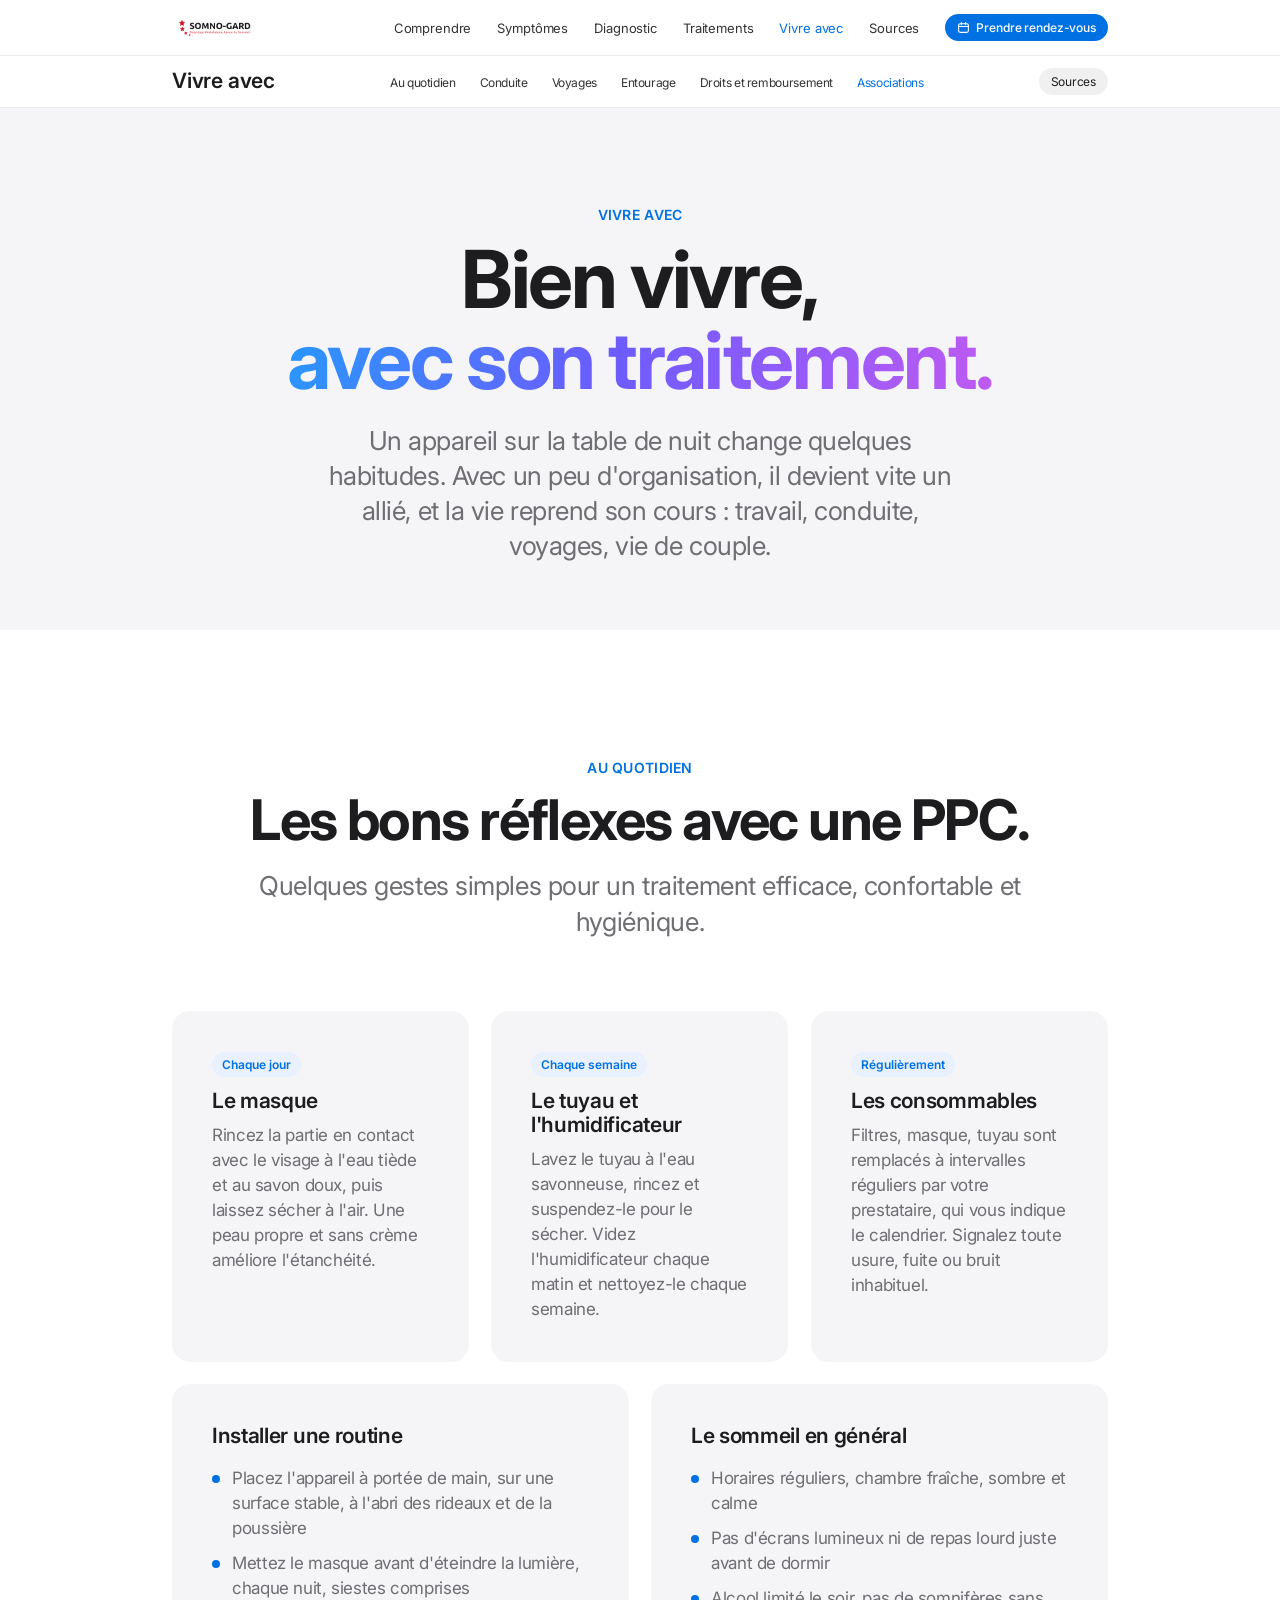
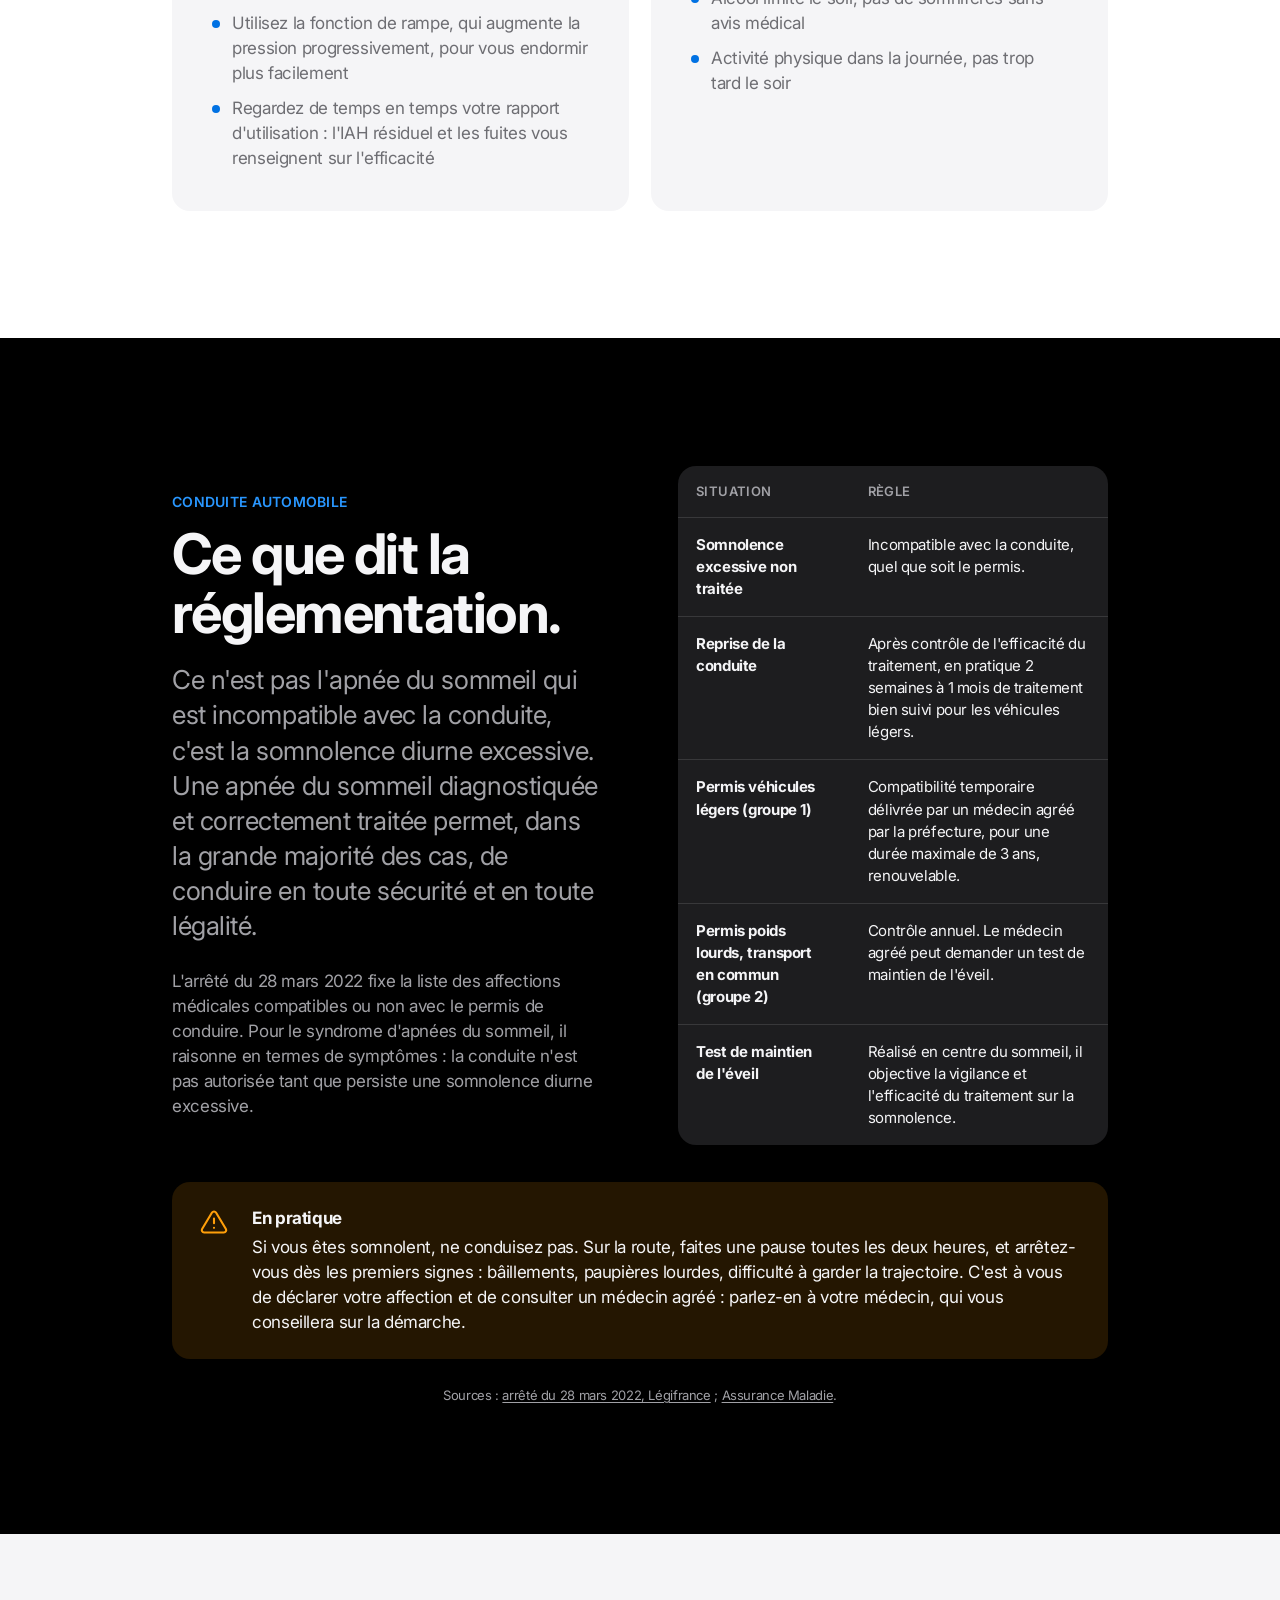
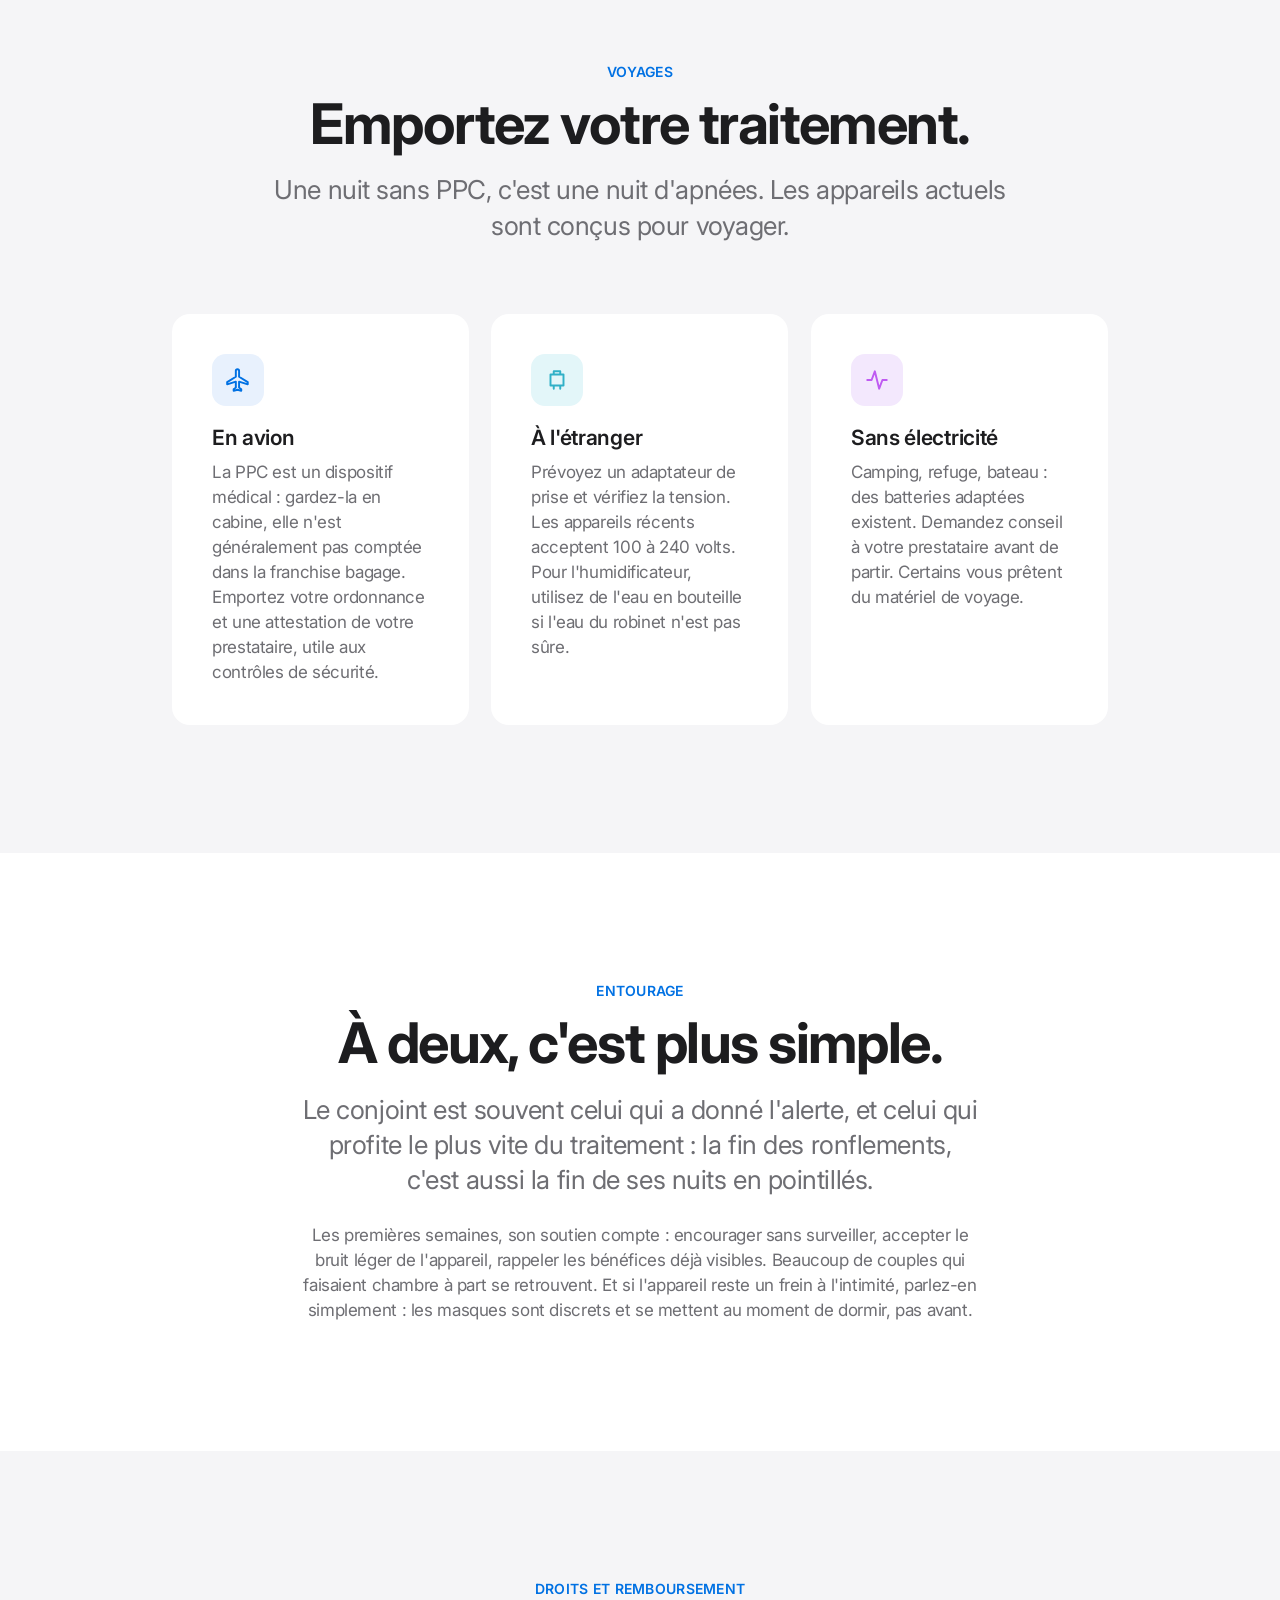
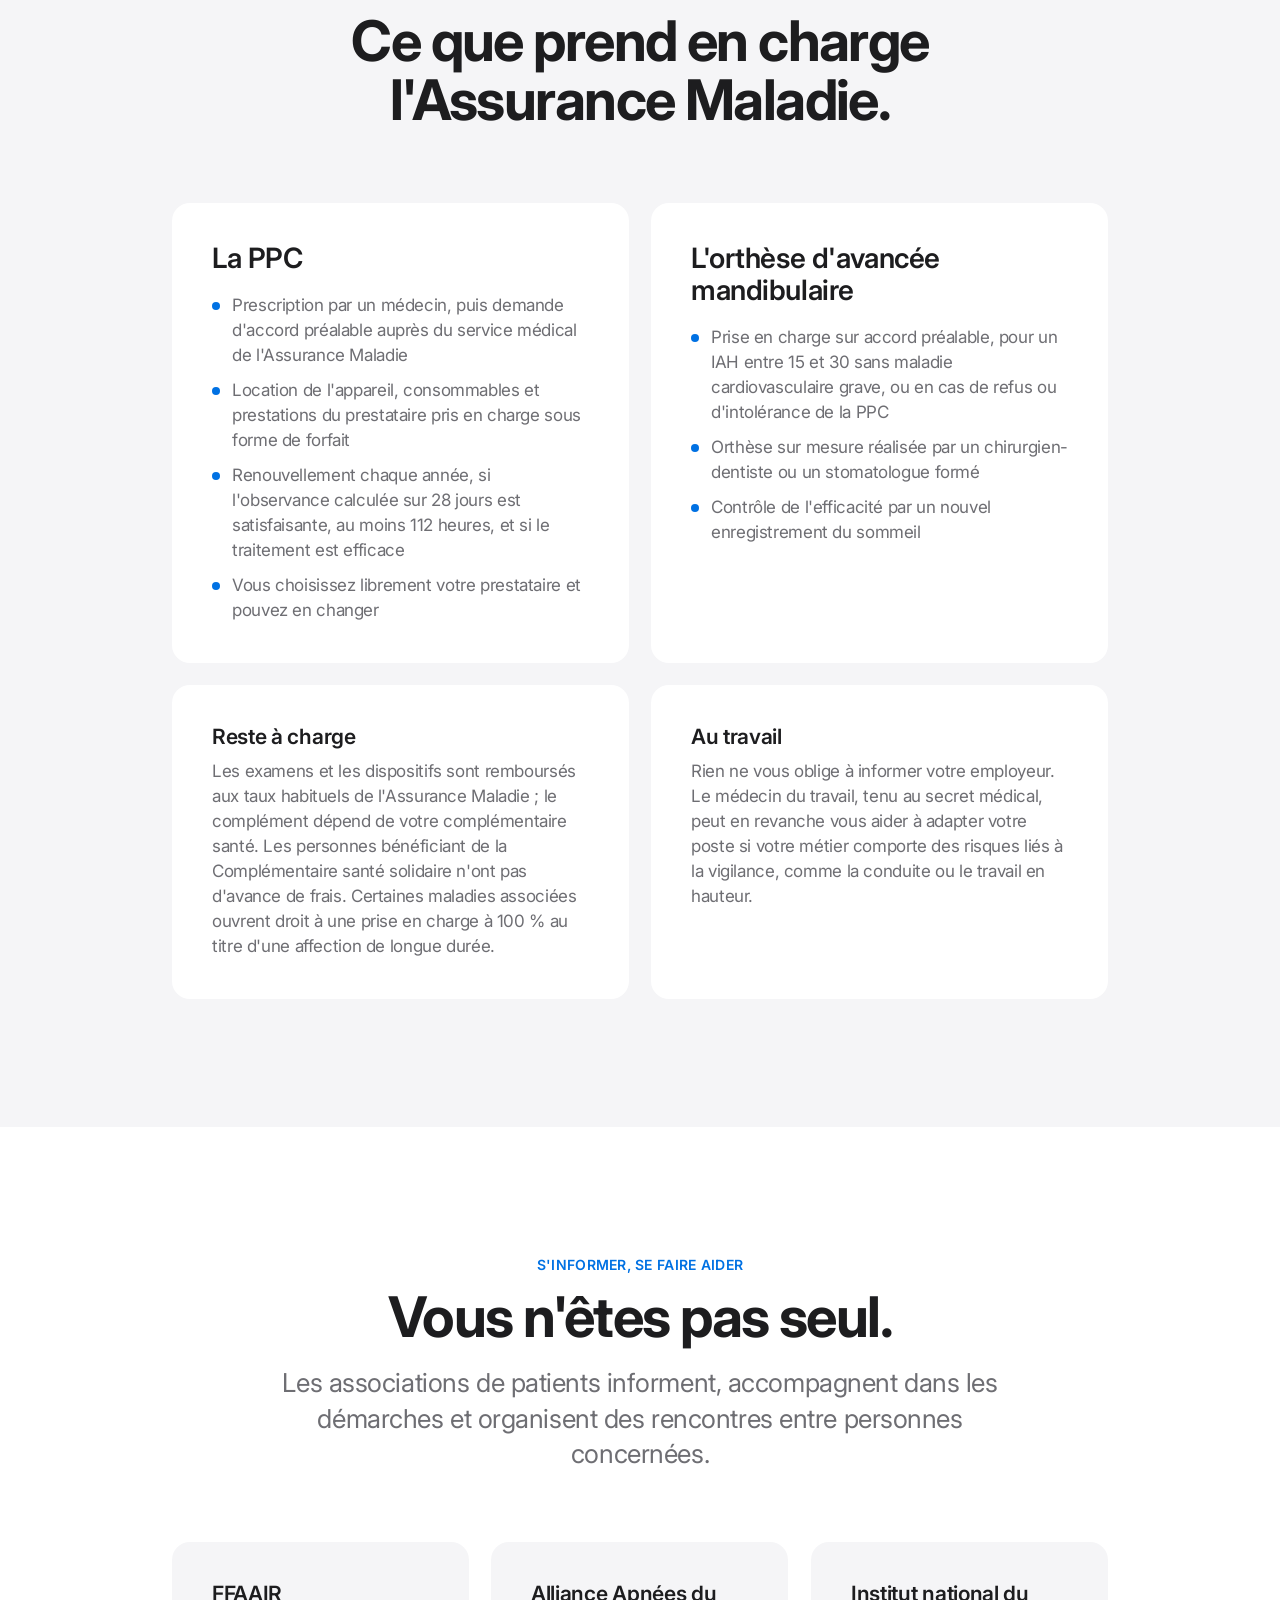
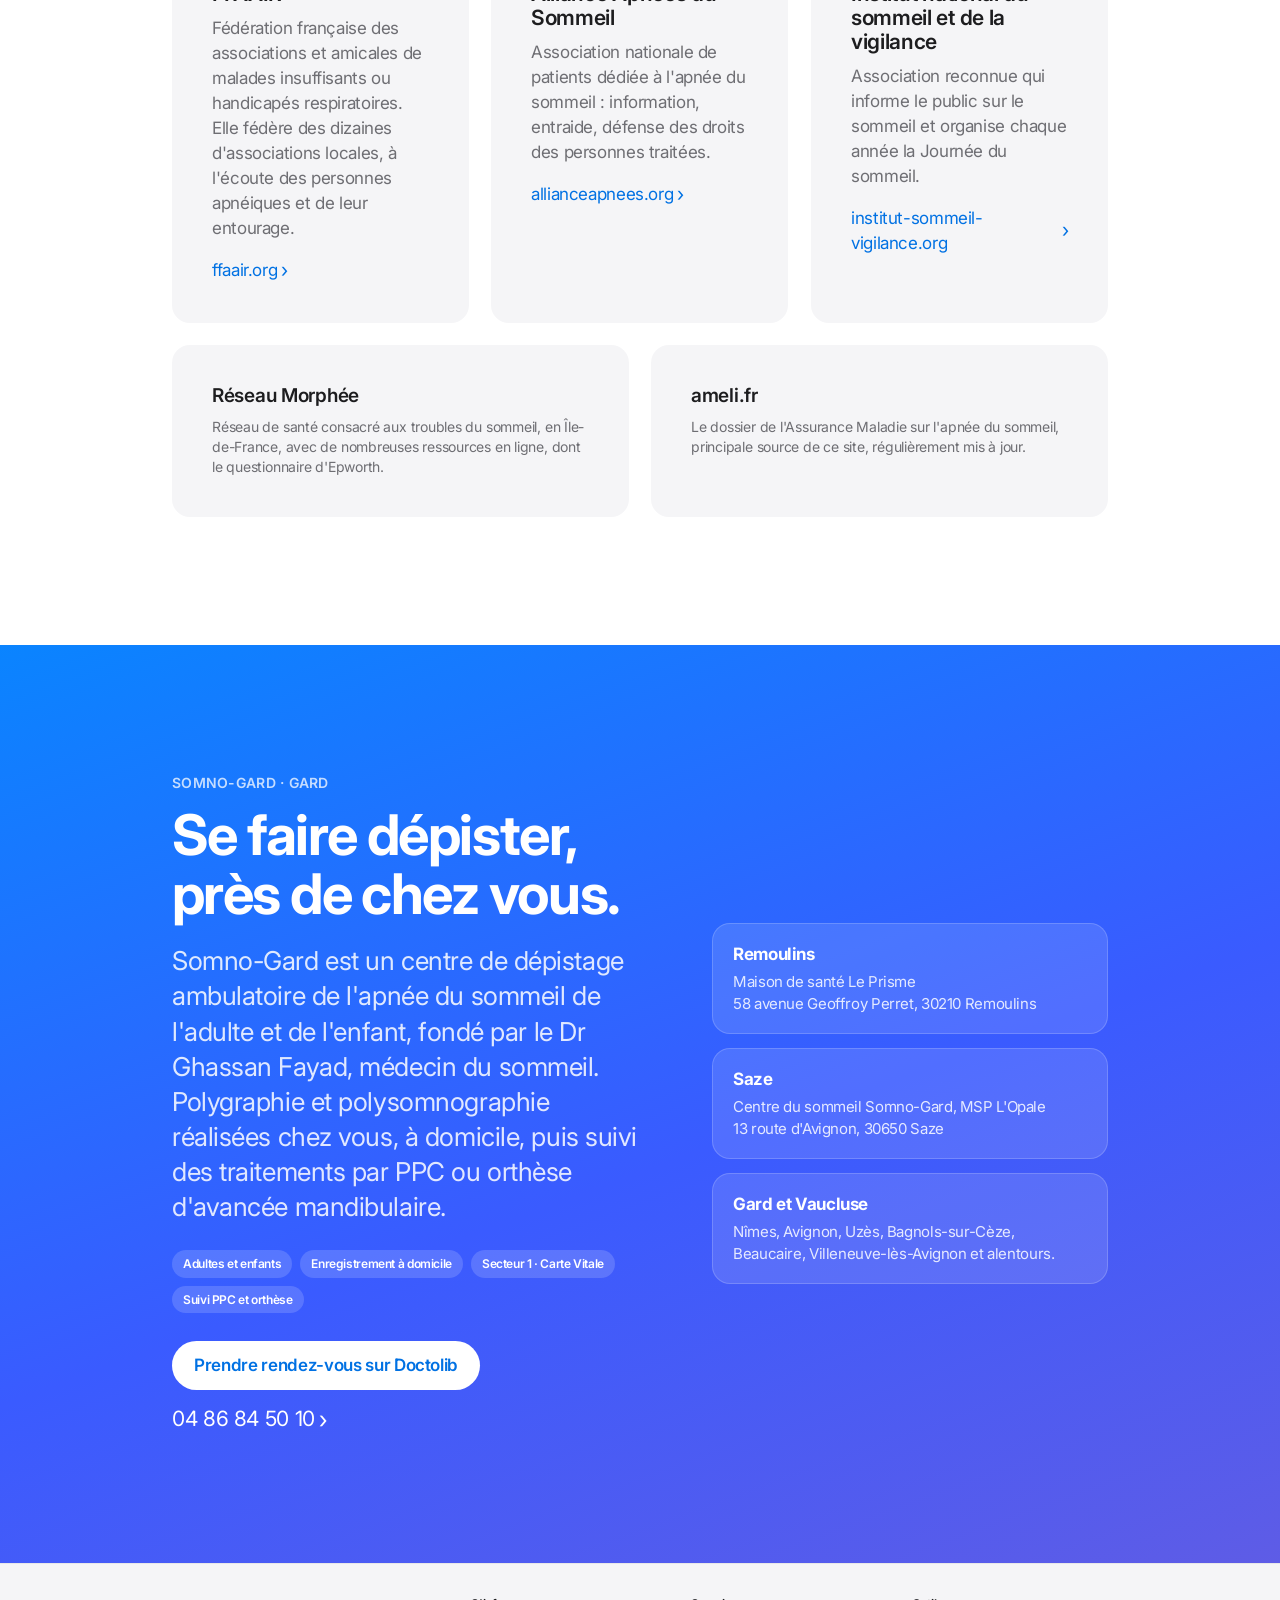
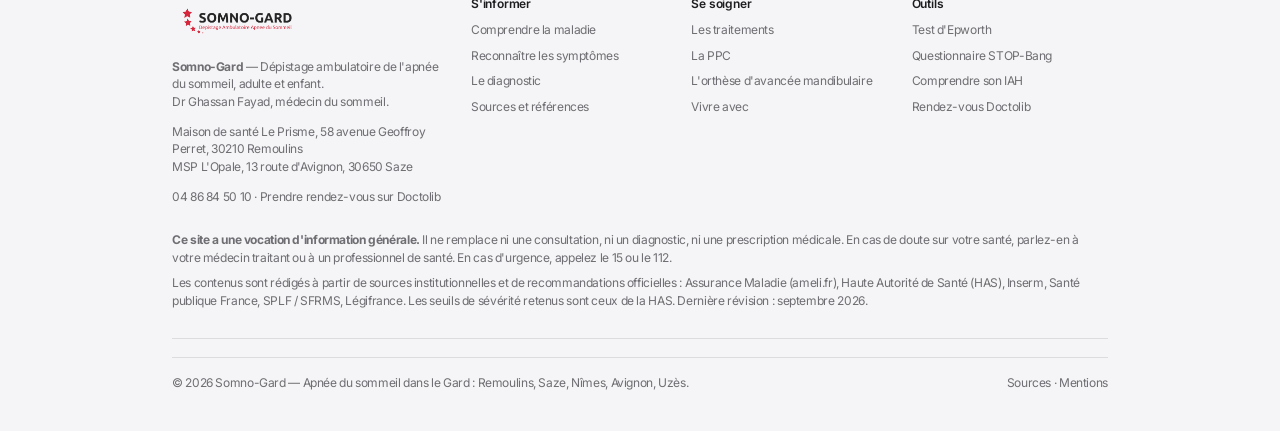
<file: vivre-avec.html>
<!DOCTYPE html>
<html lang="fr">
<head>
  <meta charset="utf-8">
  <meta name="viewport" content="width=device-width, initial-scale=1">
  <title>Vivre avec l&#x27;apnée du sommeil : PPC, conduite, voyages, droits | Somno-Gard</title>
  <meta name="description" content="Vivre avec l&#x27;apnée du sommeil et sa PPC : entretien, conduite automobile et réglementation, voyages, entourage, remboursement et associations de patients. Conseils de Somno-Gard, centre du sommeil dans le Gard.">
  <meta name="theme-color" content="#f5f5f7">
  <link rel="preconnect" href="https://fonts.googleapis.com">
  <link rel="preconnect" href="https://fonts.gstatic.com" crossorigin>
  <link rel="stylesheet" href="https://fonts.googleapis.com/css2?family=Inter:wght@400;500;600;700&display=swap">
  <link rel="stylesheet" href="assets/css/style.css">
  <link rel="canonical" href="https://92cwv6fymm-cmd.github.io/Info/vivre-avec.html">
  <meta name="robots" content="index, follow, max-image-preview:large">
  <meta name="author" content="Somno-Gard – Dr Ghassan Fayad">
  <meta name="geo.region" content="FR-30">
  <meta name="geo.placename" content="Remoulins, Gard">
  <meta property="og:type" content="website">
  <meta property="og:site_name" content="Somno-Gard – Apnée du sommeil">
  <meta property="og:locale" content="fr_FR">
  <meta property="og:title" content="Vivre avec l&#x27;apnée du sommeil : PPC, conduite, voyages, droits | Somno-Gard">
  <meta property="og:description" content="Vivre avec l&#x27;apnée du sommeil et sa PPC : entretien, conduite automobile et réglementation, voyages, entourage, remboursement et associations de patients. Conseils de Somno-Gard, centre du sommeil dans le Gard.">
  <meta property="og:url" content="https://92cwv6fymm-cmd.github.io/Info/vivre-avec.html">
  <meta property="og:image" content="https://92cwv6fymm-cmd.github.io/Info/assets/img/logo-somno-gard.png">
  <meta property="og:image:alt" content="Logo Somno-Gard, dépistage ambulatoire de l'apnée du sommeil">
  <meta name="twitter:card" content="summary_large_image">
  <meta name="twitter:title" content="Vivre avec l&#x27;apnée du sommeil : PPC, conduite, voyages, droits | Somno-Gard">
  <meta name="twitter:description" content="Vivre avec l&#x27;apnée du sommeil et sa PPC : entretien, conduite automobile et réglementation, voyages, entourage, remboursement et associations de patients. Conseils de Somno-Gard, centre du sommeil dans le Gard.">
  <meta name="twitter:image" content="https://92cwv6fymm-cmd.github.io/Info/assets/img/logo-somno-gard.png">
  <script type="application/ld+json">{"@context": "https://schema.org", "@graph": [{"@type": "MedicalClinic", "@id": "https://92cwv6fymm-cmd.github.io/Info/#organisation", "name": "Somno-Gard", "alternateName": "Somno-Gard – Dépistage ambulatoire de l'apnée du sommeil", "description": "Centre de dépistage ambulatoire de l'apnée du sommeil de l'adulte et de l'enfant dans le Gard : polygraphie et polysomnographie à domicile, suivi des traitements par PPC et orthèse d'avancée mandibulaire.", "url": "https://92cwv6fymm-cmd.github.io/Info/", "logo": "https://92cwv6fymm-cmd.github.io/Info/assets/img/logo-somno-gard.png", "image": "https://92cwv6fymm-cmd.github.io/Info/assets/img/logo-somno-gard.png", "telephone": "+33486845010", "medicalSpecialty": "Médecine du sommeil", "address": {"@type": "PostalAddress", "streetAddress": "Maison de santé Le Prisme, 58 avenue Geoffroy Perret", "postalCode": "30210", "addressLocality": "Remoulins", "addressRegion": "Gard", "addressCountry": "FR"}, "location": [{"@type": "Place", "name": "Somno-Gard Remoulins", "address": {"@type": "PostalAddress", "streetAddress": "Maison de santé Le Prisme, 58 avenue Geoffroy Perret", "postalCode": "30210", "addressLocality": "Remoulins", "addressRegion": "Gard", "addressCountry": "FR"}}, {"@type": "Place", "name": "Centre du sommeil Somno-Gard Saze", "address": {"@type": "PostalAddress", "streetAddress": "MSP L'Opale, 13 route d'Avignon", "postalCode": "30650", "addressLocality": "Saze", "addressRegion": "Gard", "addressCountry": "FR"}}], "areaServed": ["Gard", "Vaucluse", "Remoulins", "Saze", "Nîmes", "Avignon", "Uzès", "Bagnols-sur-Cèze", "Beaucaire", "Villeneuve-lès-Avignon"], "founder": {"@id": "https://92cwv6fymm-cmd.github.io/Info/#medecin"}, "sameAs": ["https://www.doctolib.fr/cabinet-medical/remoulins/somno-gard-dr-ghassan-fayad", "https://somno-gard.fr/", "https://www.facebook.com/p/Somno-Gard-100092024403790/", "https://fr.linkedin.com/in/ghassan-fayad-somnogard"], "potentialAction": {"@type": "ReserveAction", "name": "Prendre rendez-vous", "target": {"@type": "EntryPoint", "urlTemplate": "https://www.doctolib.fr/cabinet-medical/remoulins/somno-gard-dr-ghassan-fayad", "inLanguage": "fr"}}}, {"@type": "Physician", "@id": "https://92cwv6fymm-cmd.github.io/Info/#medecin", "name": "Dr Ghassan Fayad", "honorificPrefix": "Dr", "medicalSpecialty": "Médecine du sommeil", "description": "Médecin du sommeil, dépistage et traitement des troubles respiratoires du sommeil de l'adulte et de l'enfant.", "worksFor": {"@id": "https://92cwv6fymm-cmd.github.io/Info/#organisation"}, "url": "https://www.doctolib.fr/cabinet-medical/remoulins/somno-gard-dr-ghassan-fayad", "telephone": "+33486845010"}, {"@type": "WebSite", "@id": "https://92cwv6fymm-cmd.github.io/Info/#site", "name": "Somno-Gard – Apnée du sommeil", "url": "https://92cwv6fymm-cmd.github.io/Info/", "inLanguage": "fr-FR", "publisher": {"@id": "https://92cwv6fymm-cmd.github.io/Info/#organisation"}}, {"@type": "MedicalWebPage", "@id": "https://92cwv6fymm-cmd.github.io/Info/vivre-avec.html#page", "url": "https://92cwv6fymm-cmd.github.io/Info/vivre-avec.html", "name": "Vivre avec l'apnée du sommeil : PPC, conduite, voyages, droits | Somno-Gard", "description": "Vivre avec l'apnée du sommeil et sa PPC : entretien, conduite automobile et réglementation, voyages, entourage, remboursement et associations de patients. Conseils de Somno-Gard, centre du sommeil dans le Gard.", "inLanguage": "fr-FR", "isPartOf": {"@id": "https://92cwv6fymm-cmd.github.io/Info/#site"}, "about": {"@type": "MedicalCondition", "name": "Syndrome d'apnées-hypopnées obstructives du sommeil", "alternateName": ["Apnée du sommeil", "SAHOS", "SAOS"]}, "audience": {"@type": "MedicalAudience", "audienceType": "Patient"}, "lastReviewed": "2026-09-07", "dateModified": "2026-09-07"}, {"@type": "BreadcrumbList", "itemListElement": [{"@type": "ListItem", "position": 1, "name": "Accueil", "item": "https://92cwv6fymm-cmd.github.io/Info/"}, {"@type": "ListItem", "position": 2, "name": "Vivre avec", "item": "https://92cwv6fymm-cmd.github.io/Info/vivre-avec.html"}]}]}</script>
  <link rel="icon" href="assets/img/favicon.svg" type="image/svg+xml">
  <link rel="apple-touch-icon" href="assets/img/logo-somno-gard.png">
</head>
<body>
<header class="nav">
  <div class="nav__inner">
    <a class="nav__brand" href="index.html" aria-label="Somno-Gard — Accueil"><img src="assets/img/logo-somno-gard.png" alt="Somno-Gard, dépistage ambulatoire de l'apnée du sommeil" width="4096" height="1439"></a>
    <button class="nav__toggle" aria-label="Ouvrir le menu" aria-expanded="false" aria-controls="nav-links"><span></span><span></span><span></span></button>
    <ul class="nav__links" id="nav-links">
      <li><a href="comprendre.html">Comprendre</a></li>
      <li><a href="symptomes.html">Symptômes</a></li>
      <li><a href="diagnostic.html">Diagnostic</a></li>
      <li><a href="traitements.html">Traitements</a></li>
      <li><a href="vivre-avec.html" aria-current="page">Vivre avec</a></li>
      <li><a href="sources.html">Sources</a></li>
      <li><a class="nav__cta" href="https://www.doctolib.fr/cabinet-medical/remoulins/somno-gard-dr-ghassan-fayad" target="_blank" rel="noopener"><svg viewBox="0 0 24 24" fill="none" stroke="currentColor" stroke-width="2" stroke-linecap="round" stroke-linejoin="round" aria-hidden="true"><rect x="3" y="5" width="18" height="16" rx="3"/><path d="M3 10h18M8 3v4M16 3v4"/></svg>Prendre rendez-vous</a></li>
    </ul>
  </div>
</header>
<div class="cta-float"><a href="https://www.doctolib.fr/cabinet-medical/remoulins/somno-gard-dr-ghassan-fayad" target="_blank" rel="noopener"><svg viewBox="0 0 24 24" fill="none" stroke="currentColor" stroke-width="2" stroke-linecap="round" stroke-linejoin="round" aria-hidden="true"><rect x="3" y="5" width="18" height="16" rx="3"/><path d="M3 10h18M8 3v4M16 3v4"/></svg>Prendre rendez-vous sur Doctolib</a></div>
<main>
  <nav class="subnav" aria-label="Sommaire de la page">
    <div class="subnav__inner">
      <span class="subnav__title">Vivre avec</span>
      <ul class="subnav__links">
        <li><a href="#quotidien">Au quotidien</a></li>
        <li><a href="#conduite">Conduite</a></li>
        <li><a href="#voyages">Voyages</a></li>
        <li><a href="#entourage">Entourage</a></li>
        <li><a href="#droits">Droits et remboursement</a></li>
        <li><a href="#associations">Associations</a></li>
      </ul>
      <a class="btn" href="sources.html">Sources</a>
    </div>
  </nav>

  <section class="hero hero--alt hero--page" aria-labelledby="page-title">
    <div class="hero__content">
      <p class="eyebrow rise">Vivre avec</p>
      <h1 id="page-title" class="display rise" data-delay="1">Bien vivre,<br><span class="gradient-text">avec son traitement.</span></h1>
      <p class="lead rise" data-delay="2">Un appareil sur la table de nuit change quelques habitudes. Avec un peu d'organisation, il devient vite un allié, et la vie reprend son cours : travail, conduite, voyages, vie de couple.</p>
    </div>
  </section>

  <!-- Quotidien -->
  <section class="section" id="quotidien" aria-labelledby="daily-title">
    <div class="container">
      <div class="section-head reveal">
        <p class="eyebrow">Au quotidien</p>
        <h2 id="daily-title" class="headline">Les bons réflexes avec une PPC.</h2>
        <p class="lead">Quelques gestes simples pour un traitement efficace, confortable et hygiénique.</p>
      </div>
      <div class="grid grid--3">
        <div class="card reveal" style="--d:0"><span class="tag">Chaque jour</span><h3 class="subtitle" style="font-size:21px;margin-top:12px">Le masque</h3><p>Rincez la partie en contact avec le visage à l'eau tiède et au savon doux, puis laissez sécher à l'air. Une peau propre et sans crème améliore l'étanchéité.</p></div>
        <div class="card reveal" style="--d:1"><span class="tag">Chaque semaine</span><h3 class="subtitle" style="font-size:21px;margin-top:12px">Le tuyau et l'humidificateur</h3><p>Lavez le tuyau à l'eau savonneuse, rincez et suspendez-le pour le sécher. Videz l'humidificateur chaque matin et nettoyez-le chaque semaine.</p></div>
        <div class="card reveal" style="--d:2"><span class="tag">Régulièrement</span><h3 class="subtitle" style="font-size:21px;margin-top:12px">Les consommables</h3><p>Filtres, masque, tuyau sont remplacés à intervalles réguliers par votre prestataire, qui vous indique le calendrier. Signalez toute usure, fuite ou bruit inhabituel.</p></div>
      </div>
      <div class="grid grid--2" style="margin-top:22px">
        <div class="card card--flat reveal" style="--d:0"><h3 class="subtitle" style="font-size:21px">Installer une routine</h3><ul class="card-list"><li>Placez l'appareil à portée de main, sur une surface stable, à l'abri des rideaux et de la poussière</li><li>Mettez le masque avant d'éteindre la lumière, chaque nuit, siestes comprises</li><li>Utilisez la fonction de rampe, qui augmente la pression progressivement, pour vous endormir plus facilement</li><li>Regardez de temps en temps votre rapport d'utilisation : l'IAH résiduel et les fuites vous renseignent sur l'efficacité</li></ul></div>
        <div class="card card--flat reveal" style="--d:1"><h3 class="subtitle" style="font-size:21px">Le sommeil en général</h3><ul class="card-list"><li>Horaires réguliers, chambre fraîche, sombre et calme</li><li>Pas d'écrans lumineux ni de repas lourd juste avant de dormir</li><li>Alcool limité le soir, pas de somnifères sans avis médical</li><li>Activité physique dans la journée, pas trop tard le soir</li></ul></div>
      </div>
    </div>
  </section>

  <!-- Conduite -->
  <section class="section section--dark" id="conduite" aria-labelledby="drive-title">
    <div class="container">
      <div class="split">
        <div class="reveal reveal--left">
          <p class="eyebrow">Conduite automobile</p>
          <h2 id="drive-title" class="headline">Ce que dit la réglementation.</h2>
          <p class="lead" style="margin-top:18px">Ce n'est pas l'apnée du sommeil qui est incompatible avec la conduite, c'est la somnolence diurne excessive. Une apnée du sommeil diagnostiquée et correctement traitée permet, dans la grande majorité des cas, de conduire en toute sécurité et en toute légalité.</p>
          <p style="margin-top:18px;color:var(--text-on-dark-2)">L'arrêté du 28 mars 2022 fixe la liste des affections médicales compatibles ou non avec le permis de conduire. Pour le syndrome d'apnées du sommeil, il raisonne en termes de symptômes : la conduite n'est pas autorisée tant que persiste une somnolence diurne excessive.</p>
        </div>
        <div class="reveal reveal--right">
          <div class="table-wrap" style="background:var(--bg-dark-2);box-shadow:none">
            <table style="color:#f5f5f7">
              <thead><tr><th style="color:var(--text-on-dark-2);border-color:rgba(255,255,255,.12)">Situation</th><th style="color:var(--text-on-dark-2);border-color:rgba(255,255,255,.12)">Règle</th></tr></thead>
              <tbody>
                <tr><td style="border-color:rgba(255,255,255,.12)"><strong>Somnolence excessive non traitée</strong></td><td style="border-color:rgba(255,255,255,.12)">Incompatible avec la conduite, quel que soit le permis.</td></tr>
                <tr><td style="border-color:rgba(255,255,255,.12)"><strong>Reprise de la conduite</strong></td><td style="border-color:rgba(255,255,255,.12)">Après contrôle de l'efficacité du traitement, en pratique 2 semaines à 1 mois de traitement bien suivi pour les véhicules légers.</td></tr>
                <tr><td style="border-color:rgba(255,255,255,.12)"><strong>Permis véhicules légers (groupe 1)</strong></td><td style="border-color:rgba(255,255,255,.12)">Compatibilité temporaire délivrée par un médecin agréé par la préfecture, pour une durée maximale de 3 ans, renouvelable.</td></tr>
                <tr><td style="border-color:rgba(255,255,255,.12)"><strong>Permis poids lourds, transport en commun (groupe 2)</strong></td><td style="border-color:rgba(255,255,255,.12)">Contrôle annuel. Le médecin agréé peut demander un test de maintien de l'éveil.</td></tr>
                <tr><td style="border-color:0"><strong>Test de maintien de l'éveil</strong></td><td style="border-color:0">Réalisé en centre du sommeil, il objective la vigilance et l'efficacité du traitement sur la somnolence.</td></tr>
              </tbody>
            </table>
          </div>
        </div>
      </div>
      <div class="callout callout--warn reveal" style="margin-top:36px;background:rgba(255,159,10,.14);color:#f5f5f7">
        <svg viewBox="0 0 24 24" fill="none" stroke="currentColor" stroke-width="1.8" stroke-linecap="round" stroke-linejoin="round" aria-hidden="true" style="color:#ff9f0a"><path d="M10.3 3.9L1.8 18a2 2 0 0 0 1.7 3h17a2 2 0 0 0 1.7-3L13.7 3.9a2 2 0 0 0-3.4 0z"/><path d="M12 9v4M12 17h.01"/></svg>
        <p><strong>En pratique</strong>Si vous êtes somnolent, ne conduisez pas. Sur la route, faites une pause toutes les deux heures, et arrêtez-vous dès les premiers signes : bâillements, paupières lourdes, difficulté à garder la trajectoire. C'est à vous de déclarer votre affection et de consulter un médecin agréé : parlez-en à votre médecin, qui vous conseillera sur la démarche.</p>
      </div>
      <p class="sources reveal" style="color:var(--text-on-dark-2)">Sources : <a href="sources.html#legifrance" style="color:var(--text-on-dark-2)">arrêté du 28 mars 2022, Légifrance</a> ; <a href="sources.html#ameli" style="color:var(--text-on-dark-2)">Assurance Maladie</a>.</p>
    </div>
  </section>

  <!-- Voyages -->
  <section class="section section--alt" id="voyages" aria-labelledby="travel-title">
    <div class="container">
      <div class="section-head reveal">
        <p class="eyebrow">Voyages</p>
        <h2 id="travel-title" class="headline">Emportez votre traitement.</h2>
        <p class="lead">Une nuit sans PPC, c'est une nuit d'apnées. Les appareils actuels sont conçus pour voyager.</p>
      </div>
      <div class="grid grid--3">
        <div class="card reveal" style="--d:0"><div class="card__icon"><svg viewBox="0 0 24 24" fill="none" stroke="currentColor" stroke-width="1.8" stroke-linecap="round" stroke-linejoin="round" aria-hidden="true"><path d="M21 16v-2l-8-5V3.5a1.5 1.5 0 0 0-3 0V9l-8 5v2l8-2.5V19l-2 1.5V22l3.5-1 3.5 1v-1.5L13 19v-5.5z"/></svg></div><h3 class="subtitle" style="font-size:21px">En avion</h3><p>La PPC est un dispositif médical : gardez-la en cabine, elle n'est généralement pas comptée dans la franchise bagage. Emportez votre ordonnance et une attestation de votre prestataire, utile aux contrôles de sécurité.</p></div>
        <div class="card reveal" style="--d:1"><div class="card__icon card__icon--teal"><svg viewBox="0 0 24 24" fill="none" stroke="currentColor" stroke-width="1.8" stroke-linecap="round" stroke-linejoin="round" aria-hidden="true"><path d="M6 7h12v10H6zM9 7V4h6v3M9 17v3M15 17v3"/></svg></div><h3 class="subtitle" style="font-size:21px">À l'étranger</h3><p>Prévoyez un adaptateur de prise et vérifiez la tension. Les appareils récents acceptent 100 à 240 volts. Pour l'humidificateur, utilisez de l'eau en bouteille si l'eau du robinet n'est pas sûre.</p></div>
        <div class="card reveal" style="--d:2"><div class="card__icon card__icon--violet"><svg viewBox="0 0 24 24" fill="none" stroke="currentColor" stroke-width="1.8" stroke-linecap="round" stroke-linejoin="round" aria-hidden="true"><path d="M3 12h4l3-8 4 16 3-8h4"/></svg></div><h3 class="subtitle" style="font-size:21px">Sans électricité</h3><p>Camping, refuge, bateau : des batteries adaptées existent. Demandez conseil à votre prestataire avant de partir. Certains vous prêtent du matériel de voyage.</p></div>
      </div>
    </div>
  </section>

  <!-- Entourage -->
  <section class="section" id="entourage" aria-labelledby="fam-title">
    <div class="container container--narrow" style="text-align:center">
      <p class="eyebrow reveal">Entourage</p>
      <h2 id="fam-title" class="headline reveal">À deux, c'est plus simple.</h2>
      <p class="lead reveal" style="margin-top:18px">Le conjoint est souvent celui qui a donné l'alerte, et celui qui profite le plus vite du traitement : la fin des ronflements, c'est aussi la fin de ses nuits en pointillés.</p>
      <p class="reveal" style="margin-top:18px;color:var(--text-2)">Les premières semaines, son soutien compte : encourager sans surveiller, accepter le bruit léger de l'appareil, rappeler les bénéfices déjà visibles. Beaucoup de couples qui faisaient chambre à part se retrouvent. Et si l'appareil reste un frein à l'intimité, parlez-en simplement : les masques sont discrets et se mettent au moment de dormir, pas avant.</p>
    </div>
  </section>

  <!-- Droits -->
  <section class="section section--alt" id="droits" aria-labelledby="rights-title">
    <div class="container">
      <div class="section-head reveal">
        <p class="eyebrow">Droits et remboursement</p>
        <h2 id="rights-title" class="headline">Ce que prend en charge l'Assurance Maladie.</h2>
      </div>
      <div class="grid grid--2">
        <div class="card reveal" style="--d:0"><h3 class="subtitle">La PPC</h3><ul class="card-list"><li>Prescription par un médecin, puis demande d'accord préalable auprès du service médical de l'Assurance Maladie</li><li>Location de l'appareil, consommables et prestations du prestataire pris en charge sous forme de forfait</li><li>Renouvellement chaque année, si l'observance calculée sur 28 jours est satisfaisante, au moins 112 heures, et si le traitement est efficace</li><li>Vous choisissez librement votre prestataire et pouvez en changer</li></ul></div>
        <div class="card reveal" style="--d:1"><h3 class="subtitle">L'orthèse d'avancée mandibulaire</h3><ul class="card-list"><li>Prise en charge sur accord préalable, pour un IAH entre 15 et 30 sans maladie cardiovasculaire grave, ou en cas de refus ou d'intolérance de la PPC</li><li>Orthèse sur mesure réalisée par un chirurgien-dentiste ou un stomatologue formé</li><li>Contrôle de l'efficacité par un nouvel enregistrement du sommeil</li></ul></div>
        <div class="card card--flat reveal" style="--d:0"><h3 class="subtitle" style="font-size:21px">Reste à charge</h3><p>Les examens et les dispositifs sont remboursés aux taux habituels de l'Assurance Maladie ; le complément dépend de votre complémentaire santé. Les personnes bénéficiant de la Complémentaire santé solidaire n'ont pas d'avance de frais. Certaines maladies associées ouvrent droit à une prise en charge à 100 % au titre d'une affection de longue durée.</p></div>
        <div class="card card--flat reveal" style="--d:1"><h3 class="subtitle" style="font-size:21px">Au travail</h3><p>Rien ne vous oblige à informer votre employeur. Le médecin du travail, tenu au secret médical, peut en revanche vous aider à adapter votre poste si votre métier comporte des risques liés à la vigilance, comme la conduite ou le travail en hauteur.</p></div>
      </div>
    </div>
  </section>

  <!-- Associations -->
  <section class="section" id="associations" aria-labelledby="asso-title">
    <div class="container">
      <div class="section-head reveal">
        <p class="eyebrow">S'informer, se faire aider</p>
        <h2 id="asso-title" class="headline">Vous n'êtes pas seul.</h2>
        <p class="lead">Les associations de patients informent, accompagnent dans les démarches et organisent des rencontres entre personnes concernées.</p>
      </div>
      <div class="grid grid--3">
        <a class="card reveal" style="--d:0;color:inherit;text-decoration:none" href="https://www.ffaair.org" target="_blank" rel="noopener"><h3 class="subtitle" style="font-size:21px">FFAAIR</h3><p>Fédération française des associations et amicales de malades insuffisants ou handicapés respiratoires. Elle fédère des dizaines d'associations locales, à l'écoute des personnes apnéiques et de leur entourage.</p><p style="margin-top:14px"><span class="link">ffaair.org</span></p></a>
        <a class="card reveal" style="--d:1;color:inherit;text-decoration:none" href="https://www.allianceapnees.org" target="_blank" rel="noopener"><h3 class="subtitle" style="font-size:21px">Alliance Apnées du Sommeil</h3><p>Association nationale de patients dédiée à l'apnée du sommeil : information, entraide, défense des droits des personnes traitées.</p><p style="margin-top:14px"><span class="link">allianceapnees.org</span></p></a>
        <a class="card reveal" style="--d:2;color:inherit;text-decoration:none" href="https://www.institut-sommeil-vigilance.org" target="_blank" rel="noopener"><h3 class="subtitle" style="font-size:21px">Institut national du sommeil et de la vigilance</h3><p>Association reconnue qui informe le public sur le sommeil et organise chaque année la Journée du sommeil.</p><p style="margin-top:14px"><span class="link">institut-sommeil-vigilance.org</span></p></a>
      </div>
      <div class="grid grid--2" style="margin-top:22px">
        <a class="card card--flat reveal" style="--d:0;color:inherit;text-decoration:none" href="https://reseau-morphee.fr" target="_blank" rel="noopener"><h3 class="subtitle" style="font-size:19px">Réseau Morphée</h3><p class="small">Réseau de santé consacré aux troubles du sommeil, en Île-de-France, avec de nombreuses ressources en ligne, dont le questionnaire d'Epworth.</p></a>
        <a class="card card--flat reveal" style="--d:1;color:inherit;text-decoration:none" href="https://www.ameli.fr/assure/sante/themes/apnee-du-sommeil" target="_blank" rel="noopener"><h3 class="subtitle" style="font-size:19px">ameli.fr</h3><p class="small">Le dossier de l'Assurance Maladie sur l'apnée du sommeil, principale source de ce site, régulièrement mis à jour.</p></a>
      </div>
    </div>
  </section>
  <section class="section rdv" id="rendez-vous" aria-labelledby="rdv-title">
    <div class="container">
      <div class="rdv__grid">
        <div class="reveal reveal--left">
          <p class="eyebrow">Somno-Gard · Gard</p>
          <h2 id="rdv-title" class="headline">Se faire dépister,<br>près de chez vous.</h2>
          <p class="lead" style="margin-top:18px">Somno-Gard est un centre de dépistage ambulatoire de l'apnée du sommeil de l'adulte et de l'enfant, fondé par le Dr Ghassan Fayad, médecin du sommeil. Polygraphie et polysomnographie réalisées chez vous, à domicile, puis suivi des traitements par PPC ou orthèse d'avancée mandibulaire.</p>
          <div class="rdv__badges"><span>Adultes et enfants</span><span>Enregistrement à domicile</span><span>Secteur 1 · Carte Vitale</span><span>Suivi PPC et orthèse</span></div>
          <div class="cta-row" style="justify-content:flex-start">
            <a class="btn btn--light" href="https://www.doctolib.fr/cabinet-medical/remoulins/somno-gard-dr-ghassan-fayad" target="_blank" rel="noopener">Prendre rendez-vous sur Doctolib</a>
            <a class="link link--large" href="tel:+33486845010">04 86 84 50 10</a>
          </div>
        </div>
        <div class="rdv__sites reveal reveal--right">
          <div class="rdv__site"><strong>Remoulins</strong><p>Maison de santé Le Prisme<br>58 avenue Geoffroy Perret, 30210 Remoulins</p></div>
          <div class="rdv__site"><strong>Saze</strong><p>Centre du sommeil Somno-Gard, MSP L'Opale<br>13 route d'Avignon, 30650 Saze</p></div>
          <div class="rdv__site"><strong>Gard et Vaucluse</strong><p>Nîmes, Avignon, Uzès, Bagnols-sur-Cèze, Beaucaire, Villeneuve-lès-Avignon et alentours.</p></div>
        </div>
      </div>
    </div>
  </section>
</main>
<footer class="footer">
  <div class="container">
    <div class="footer__cols">
      <div>
        <img class="logo logo--footer" src="assets/img/logo-somno-gard.png" alt="Somno-Gard" width="4096" height="1439" loading="lazy">
        <p><strong>Somno-Gard</strong> — Dépistage ambulatoire de l'apnée du sommeil, adulte et enfant.<br>Dr Ghassan Fayad, médecin du sommeil.</p>
        <p>Maison de santé Le Prisme, 58 avenue Geoffroy Perret, 30210 Remoulins<br>MSP L'Opale, 13 route d'Avignon, 30650 Saze</p>
        <p><a href="tel:+33486845010">04 86 84 50 10</a> · <a href="https://www.doctolib.fr/cabinet-medical/remoulins/somno-gard-dr-ghassan-fayad" target="_blank" rel="noopener">Prendre rendez-vous sur Doctolib</a></p>
      </div>
      <div>
        <h4>S'informer</h4>
        <ul>
          <li><a href="comprendre.html">Comprendre la maladie</a></li>
          <li><a href="symptomes.html">Reconnaître les symptômes</a></li>
          <li><a href="diagnostic.html">Le diagnostic</a></li>
          <li><a href="sources.html">Sources et références</a></li>
        </ul>
      </div>
      <div>
        <h4>Se soigner</h4>
        <ul>
          <li><a href="traitements.html">Les traitements</a></li>
          <li><a href="traitements.html#ppc">La PPC</a></li>
          <li><a href="traitements.html#oam">L'orthèse d'avancée mandibulaire</a></li>
          <li><a href="vivre-avec.html">Vivre avec</a></li>
        </ul>
      </div>
      <div>
        <h4>Outils</h4>
        <ul>
          <li><a href="symptomes.html#epworth">Test d'Epworth</a></li>
          <li><a href="symptomes.html#stopbang">Questionnaire STOP-Bang</a></li>
          <li><a href="comprendre.html#severite">Comprendre son IAH</a></li>
          <li><a href="https://www.doctolib.fr/cabinet-medical/remoulins/somno-gard-dr-ghassan-fayad" target="_blank" rel="noopener">Rendez-vous Doctolib</a></li>
        </ul>
      </div>
    </div>
    <div class="footer__disclaimer">
      <p><strong>Ce site a une vocation d'information générale.</strong> Il ne remplace ni une consultation, ni un diagnostic, ni une prescription médicale. En cas de doute sur votre santé, parlez-en à votre médecin traitant ou à un professionnel de santé. En cas d'urgence, appelez le 15 ou le 112.</p>
      <p>Les contenus sont rédigés à partir de sources institutionnelles et de recommandations officielles : Assurance Maladie (ameli.fr), Haute Autorité de Santé (HAS), Inserm, Santé publique France, SPLF / SFRMS, Légifrance. Les seuils de sévérité retenus sont ceux de la HAS. Dernière révision : septembre 2026.</p>
    </div>
    <div class="footer__bottom">
      <span>© <span data-year>2026</span> Somno-Gard — Apnée du sommeil dans le Gard : Remoulins, Saze, Nîmes, Avignon, Uzès.</span>
      <span><a href="sources.html">Sources</a> · <a href="sources.html#mentions">Mentions</a></span>
    </div>
  </div>
</footer>
<button class="to-top" aria-label="Retour en haut de page"><svg width="18" height="18" viewBox="0 0 24 24" fill="none" stroke="currentColor" stroke-width="2" stroke-linecap="round" stroke-linejoin="round" aria-hidden="true"><path d="M12 19V5M5 12l7-7 7 7"/></svg></button>
<script src="assets/js/main.js" defer></script>
</body>
</html>
</file>
<file: assets/css/style.css>
/* ==========================================================================
   Apnée du sommeil — site d'information patient
   Design system inspiré des interfaces Apple : typographie système, blanc /
   gris clair / noir, coins arrondis, mouvements doux et discrets.
   ========================================================================== */

:root {
  --font: -apple-system, BlinkMacSystemFont, "SF Pro Display", "SF Pro Text",
    "Inter", "Helvetica Neue", Helvetica, Arial, sans-serif;

  --bg: #ffffff;
  --bg-alt: #f5f5f7;
  --bg-dark: #000000;
  --bg-dark-2: #1d1d1f;

  --text: #1d1d1f;
  --text-2: #6e6e73;
  --text-3: #86868b;
  --text-on-dark: #f5f5f7;
  --text-on-dark-2: #a1a1a6;

  --accent: #0071e3;
  --accent-hover: #0077ed;
  --accent-soft: #e8f1fd;

  --ok: #34c759;
  --warn: #ff9f0a;
  --danger: #ff3b30;
  --violet: #bf5af2;
  --teal: #30b0c7;

  --radius-s: 12px;
  --radius: 18px;
  --radius-l: 28px;

  --max: 980px;
  --max-wide: 1200px;
  --nav-h: 56px;
  --subnav-h: 52px;

  --ease: cubic-bezier(0.2, 0.65, 0.3, 1);
  --ease-io: cubic-bezier(0.4, 0, 0.2, 1);
  --shadow: 0 2px 12px rgba(0, 0, 0, 0.06), 0 12px 40px rgba(0, 0, 0, 0.06);
}

* { box-sizing: border-box; }

html {
  scroll-behavior: smooth;
  -webkit-text-size-adjust: 100%;
  scroll-padding-top: calc(var(--nav-h) + var(--subnav-h) + 16px);
}

body {
  margin: 0;
  font-family: var(--font);
  font-size: 17px;
  line-height: 1.47;
  letter-spacing: -0.022em;
  color: var(--text);
  background: var(--bg);
  -webkit-font-smoothing: antialiased;
  -moz-osx-font-smoothing: grayscale;
  overflow-x: hidden;
}

img, svg { max-width: 100%; height: auto; display: block; }
a { color: var(--accent); text-decoration: none; }
a:hover { text-decoration: underline; }
button { font-family: inherit; }
:focus-visible { outline: 3px solid rgba(0, 113, 227, 0.5); outline-offset: 3px; border-radius: 6px; }

.visually-hidden {
  position: absolute !important; width: 1px; height: 1px; overflow: hidden;
  clip: rect(0 0 0 0); white-space: nowrap; border: 0; padding: 0; margin: -1px;
}

/* --------------------------------------------------------------------------
   Typographie
   -------------------------------------------------------------------------- */
h1, h2, h3, h4 { margin: 0; font-weight: 600; line-height: 1.08; letter-spacing: -0.015em; }

.display { font-size: clamp(44px, 7vw, 80px); font-weight: 700; letter-spacing: -0.03em; line-height: 1.02; }
.headline { font-size: clamp(32px, 5vw, 56px); font-weight: 700; letter-spacing: -0.028em; line-height: 1.07; }
.title { font-size: clamp(26px, 3.4vw, 40px); font-weight: 600; letter-spacing: -0.02em; line-height: 1.1; }
.subtitle { font-size: clamp(19px, 2.4vw, 28px); font-weight: 600; line-height: 1.14; letter-spacing: -0.015em; }
.eyebrow { font-size: 14px; font-weight: 600; letter-spacing: 0.02em; text-transform: uppercase; color: var(--accent); margin: 0 0 12px; }
.lead { font-size: clamp(19px, 2.2vw, 26px); line-height: 1.35; font-weight: 400; color: var(--text-2); letter-spacing: -0.017em; }
.body-l { font-size: 21px; line-height: 1.38; letter-spacing: 0.011em; }
.muted { color: var(--text-2); }
.small { font-size: 14px; line-height: 1.43; letter-spacing: -0.016em; }
p { margin: 0 0 1em; }
p:last-child { margin-bottom: 0; }

.gradient-text {
  background: linear-gradient(100deg, #2997ff 0%, #6b5cff 45%, #bf5af2 100%);
  -webkit-background-clip: text; background-clip: text; color: transparent;
}
.gradient-text--warm {
  background: linear-gradient(100deg, #ff9f0a 0%, #ff375f 60%, #bf5af2 100%);
  -webkit-background-clip: text; background-clip: text; color: transparent;
}

/* --------------------------------------------------------------------------
   Liens, boutons
   -------------------------------------------------------------------------- */
.btn {
  display: inline-flex; align-items: center; gap: 6px;
  padding: 12px 22px; border-radius: 980px; border: 0;
  background: var(--accent); color: #fff; font-size: 17px; font-weight: 400;
  cursor: pointer; text-decoration: none; letter-spacing: -0.02em;
  transition: background 0.25s var(--ease), transform 0.25s var(--ease), box-shadow 0.25s var(--ease);
}
.btn:hover { background: var(--accent-hover); text-decoration: none; transform: translateY(-1px); box-shadow: 0 6px 20px rgba(0, 113, 227, 0.28); }
.btn:active { transform: translateY(0) scale(0.98); }
.btn--secondary { background: rgba(0, 0, 0, 0.06); color: var(--text); }
.btn--secondary:hover { background: rgba(0, 0, 0, 0.1); box-shadow: none; }
.btn--ghost { background: transparent; color: var(--accent); border: 1px solid var(--accent); }
.btn--ghost:hover { background: var(--accent); color: #fff; }
.btn--light { background: #fff; color: var(--text); }
.btn--light:hover { background: #f0f0f2; box-shadow: 0 6px 20px rgba(255, 255, 255, 0.15); }
.btn--large { padding: 14px 26px; font-size: 17px; }
.btn--small { padding: 9px 18px; font-size: 15px; }

.link { font-size: 17px; color: var(--accent); display: inline-flex; align-items: center; gap: 2px; }
.link::after { content: "›"; font-size: 1.15em; line-height: 1; transition: transform 0.25s var(--ease); margin-left: 2px; }
.link:hover::after { transform: translateX(3px); }
.link--large { font-size: 21px; }

.cta-row { display: flex; gap: 14px 28px; flex-wrap: wrap; align-items: center; justify-content: center; margin-top: 28px; }

/* --------------------------------------------------------------------------
   Navigation globale
   -------------------------------------------------------------------------- */
.nav {
  position: fixed; top: 0; left: 0; right: 0; z-index: 100; height: var(--nav-h);
  background: rgba(255, 255, 255, 0.72);
  -webkit-backdrop-filter: saturate(180%) blur(20px); backdrop-filter: saturate(180%) blur(20px);
  border-bottom: 1px solid rgba(0, 0, 0, 0.08);
  transition: background 0.3s var(--ease);
}
.nav__inner { max-width: var(--max); margin: 0 auto; padding: 0 22px; height: 100%; display: flex; align-items: center; justify-content: space-between; gap: 24px; }
.nav__brand { display: inline-flex; align-items: center; gap: 8px; color: var(--text); font-weight: 600; font-size: 15px; letter-spacing: -0.01em; }
.nav__brand:hover { text-decoration: none; }
.nav__brand svg { width: 20px; height: 20px; }
.nav__links { display: flex; gap: 26px; align-items: center; list-style: none; margin: 0; padding: 0; }
.nav__links a { color: rgba(0, 0, 0, 0.8); font-size: 13px; letter-spacing: -0.01em; transition: color 0.2s; }
.nav__links a:hover, .nav__links a[aria-current="page"] { color: var(--accent); text-decoration: none; }
.nav__toggle { display: none; background: none; border: 0; width: 40px; height: 40px; cursor: pointer; position: relative; margin-right: -10px; }
.nav__toggle span { position: absolute; left: 11px; right: 11px; height: 1.5px; background: var(--text); transition: transform 0.3s var(--ease), opacity 0.2s; }
.nav__toggle span:nth-child(1) { top: 15px; } .nav__toggle span:nth-child(2) { top: 20px; } .nav__toggle span:nth-child(3) { top: 25px; }
.nav.is-open .nav__toggle span:nth-child(1) { transform: translateY(5px) rotate(45deg); }
.nav.is-open .nav__toggle span:nth-child(2) { opacity: 0; }
.nav.is-open .nav__toggle span:nth-child(3) { transform: translateY(-5px) rotate(-45deg); }

@media (max-width: 834px) {
  .nav__toggle { display: block; }
  .nav__links {
    position: fixed; inset: var(--nav-h) 0 auto 0; flex-direction: column; gap: 0;
    background: rgba(255, 255, 255, 0.94); -webkit-backdrop-filter: blur(20px); backdrop-filter: blur(20px);
    padding: 12px 22px 24px; border-bottom: 1px solid rgba(0, 0, 0, 0.08);
    transform: translateY(-8px); opacity: 0; pointer-events: none; transition: opacity 0.3s var(--ease), transform 0.3s var(--ease);
  }
  .nav.is-open .nav__links { transform: none; opacity: 1; pointer-events: auto; }
  .nav__links li { border-bottom: 1px solid rgba(0, 0, 0, 0.06); }
  .nav__links a { display: block; padding: 14px 0; font-size: 17px; }
}

/* Sous-navigation de page (style "product nav") */
.subnav {
  position: sticky; top: var(--nav-h); z-index: 90; height: var(--subnav-h);
  background: rgba(255, 255, 255, 0.8); -webkit-backdrop-filter: saturate(180%) blur(20px); backdrop-filter: saturate(180%) blur(20px);
  border-bottom: 1px solid rgba(0, 0, 0, 0.08);
}
.subnav__inner { max-width: var(--max); margin: 0 auto; padding: 0 22px; height: 100%; display: flex; align-items: center; justify-content: space-between; gap: 20px; }
.subnav__title { font-size: 21px; font-weight: 600; letter-spacing: -0.01em; white-space: nowrap; }
.subnav__links { display: flex; gap: 24px; list-style: none; margin: 0; padding: 0; overflow-x: auto; scrollbar-width: none; }
.subnav__links::-webkit-scrollbar { display: none; }
.subnav__links a { font-size: 12px; color: rgba(0, 0, 0, 0.8); white-space: nowrap; padding: 6px 0; transition: color 0.2s; }
.subnav__links a:hover, .subnav__links a.is-active { color: var(--accent); text-decoration: none; }
.subnav .btn { padding: 5px 12px; font-size: 12px; background: rgba(0, 0, 0, 0.06); color: var(--text); }
.subnav .btn:hover { background: rgba(0, 0, 0, 0.1); box-shadow: none; transform: none; }
@media (max-width: 834px) { .subnav__links { display: none; } }

/* --------------------------------------------------------------------------
   Mise en page
   -------------------------------------------------------------------------- */
main { padding-top: var(--nav-h); }
.container { max-width: var(--max); margin: 0 auto; padding: 0 22px; }
.container--wide { max-width: var(--max-wide); }
.container--narrow { max-width: 720px; }

.section { padding: clamp(80px, 10vw, 140px) 0; }
.section--tight { padding: clamp(56px, 7vw, 90px) 0; }
.section--alt { background: var(--bg-alt); }
.section--dark { background: var(--bg-dark); color: var(--text-on-dark); }
.section--dark .muted, .section--dark .lead { color: var(--text-on-dark-2); }
.section--dark .eyebrow { color: #2997ff; }
.section--dark .link { color: #2997ff; }
.section--dark-2 { background: var(--bg-dark-2); color: var(--text-on-dark); }
.section--dark-2 .muted, .section--dark-2 .lead { color: var(--text-on-dark-2); }

.section-head { text-align: center; max-width: 780px; margin: 0 auto clamp(40px, 6vw, 72px); }
.section-head .lead { margin-top: 18px; }
.section-head--left { text-align: left; margin-left: 0; }

.grid { display: grid; gap: 22px; }
.grid--2 { grid-template-columns: repeat(2, 1fr); }
.grid--3 { grid-template-columns: repeat(3, 1fr); }
.grid--4 { grid-template-columns: repeat(4, 1fr); }
@media (max-width: 900px) { .grid--3, .grid--4 { grid-template-columns: repeat(2, 1fr); } }
@media (max-width: 600px) { .grid--2, .grid--3, .grid--4 { grid-template-columns: 1fr; } }

.split { display: grid; grid-template-columns: 1fr 1fr; gap: clamp(32px, 6vw, 80px); align-items: center; }
.split--reverse > :first-child { order: 2; }
@media (max-width: 834px) { .split { grid-template-columns: 1fr; } .split--reverse > :first-child { order: 0; } }

/* --------------------------------------------------------------------------
   Héros
   -------------------------------------------------------------------------- */
.hero {
  position: relative; min-height: calc(100vh - var(--nav-h)); display: grid; place-items: center;
  text-align: center; overflow: hidden; padding: 80px 22px 60px;
}
.hero--dark { background: var(--bg-dark); color: var(--text-on-dark); }
.hero--dark .lead { color: var(--text-on-dark-2); }
.hero--alt { background: var(--bg-alt); min-height: 62vh; }
.hero--page { min-height: 58vh; padding-top: 90px; }
.hero__content { position: relative; z-index: 2; max-width: 860px; }
.hero__content .lead { margin: 22px auto 0; max-width: 640px; }
.hero__visual { position: absolute; inset: 0; z-index: 1; pointer-events: none; }

/* Animation d'entrée */
.rise { opacity: 0; transform: translateY(28px); animation: rise 1.1s var(--ease) forwards; }
.rise[data-delay="1"] { animation-delay: 0.15s; }
.rise[data-delay="2"] { animation-delay: 0.3s; }
.rise[data-delay="3"] { animation-delay: 0.45s; }
.rise[data-delay="4"] { animation-delay: 0.6s; }
@keyframes rise { to { opacity: 1; transform: none; } }

/* Orbe "respiration" */
.breath {
  position: absolute; left: 50%; top: 50%; width: min(70vw, 720px); aspect-ratio: 1; transform: translate(-50%, -50%);
  border-radius: 50%; filter: blur(2px);
  background: radial-gradient(circle at 50% 50%, rgba(41, 151, 255, 0.55) 0%, rgba(107, 92, 255, 0.35) 30%, rgba(191, 90, 242, 0.12) 55%, transparent 70%);
  animation: breathe 6s var(--ease-io) infinite;
}
.breath--2 { width: min(48vw, 480px); animation-duration: 6s; animation-delay: -1.2s; opacity: 0.8; background: radial-gradient(circle, rgba(48, 176, 199, 0.45), transparent 65%); }
@keyframes breathe { 0%, 100% { transform: translate(-50%, -50%) scale(0.9); opacity: 0.7; } 50% { transform: translate(-50%, -50%) scale(1.1); opacity: 1; } }

/* Tracé respiratoire animé */
.trace { position: absolute; left: 0; right: 0; bottom: 8%; height: 160px; opacity: 0.85; }
.trace path { fill: none; stroke: url(#traceGradient); stroke-width: 2.5; stroke-linecap: round; stroke-dasharray: 2400; stroke-dashoffset: 2400; animation: draw 9s linear infinite; }
@keyframes draw { to { stroke-dashoffset: 0; } }

.scroll-hint { position: absolute; bottom: 26px; left: 50%; transform: translateX(-50%); z-index: 3; color: var(--text-on-dark-2); font-size: 12px; letter-spacing: 0.04em; text-transform: uppercase; display: flex; flex-direction: column; align-items: center; gap: 8px; }
.scroll-hint span { width: 1px; height: 36px; background: linear-gradient(to bottom, transparent, currentColor); animation: hint 2s var(--ease-io) infinite; }
@keyframes hint { 0% { transform: scaleY(0); transform-origin: top; } 50% { transform: scaleY(1); transform-origin: top; } 51% { transform-origin: bottom; } 100% { transform: scaleY(0); transform-origin: bottom; } }

/* --------------------------------------------------------------------------
   Apparition au défilement
   -------------------------------------------------------------------------- */
.reveal { opacity: 0; transform: translateY(32px); transition: opacity 0.9s var(--ease), transform 0.9s var(--ease); transition-delay: calc(var(--d, 0) * 0.12s); will-change: opacity, transform; }
.reveal.in { opacity: 1; transform: none; }
.reveal--scale { transform: scale(0.94) translateY(20px); }
.reveal--left { transform: translateX(-40px); }
.reveal--right { transform: translateX(40px); }

/* --------------------------------------------------------------------------
   Cartes
   -------------------------------------------------------------------------- */
.card {
  background: var(--bg); border-radius: var(--radius); padding: clamp(26px, 3.5vw, 40px);
  transition: transform 0.5s var(--ease), box-shadow 0.5s var(--ease);
  position: relative; overflow: hidden;
}
.section--alt .card { background: #fff; }
.section:not(.section--alt):not(.section--dark) .card { background: var(--bg-alt); }
.card:hover { transform: translateY(-4px); box-shadow: var(--shadow); }
.card--flat:hover { transform: none; box-shadow: none; }
.card__icon { width: 52px; height: 52px; border-radius: 14px; display: grid; place-items: center; margin-bottom: 20px; background: var(--accent-soft); color: var(--accent); }
.card__icon svg { width: 26px; height: 26px; }
.card__icon--violet { background: #f3e8fd; color: var(--violet); }
.card__icon--teal { background: #e3f6f9; color: var(--teal); }
.card__icon--warn { background: #fff3e0; color: var(--warn); }
.card__icon--danger { background: #ffe9e7; color: var(--danger); }
.card__icon--ok { background: #e6f9ec; color: #248a3d; }
.card h3 { margin-bottom: 10px; }
.card p { color: var(--text-2); }
.card--dark { background: var(--bg-dark-2) !important; color: var(--text-on-dark); }
.card--dark p { color: var(--text-on-dark-2); }
.card--accent { background: linear-gradient(135deg, #0a84ff, #5e5ce6) !important; color: #fff; }
.card--accent p, .card--accent .muted { color: rgba(255, 255, 255, 0.82); }
.card--accent .link { color: #fff; }
.card--tall { grid-row: span 2; }
.card--wide { grid-column: span 2; }
@media (max-width: 600px) { .card--wide { grid-column: span 1; } }

.card-list { list-style: none; margin: 18px 0 0; padding: 0; display: grid; gap: 10px; }
.card-list li { display: flex; gap: 12px; align-items: flex-start; color: var(--text-2); }
.card-list li::before { content: ""; flex: 0 0 8px; width: 8px; height: 8px; border-radius: 50%; background: var(--accent); margin-top: 9px; }
.card--dark .card-list li { color: var(--text-on-dark-2); }

/* Chiffres clés */
.stats { display: grid; grid-template-columns: repeat(3, 1fr); gap: 22px; }
@media (max-width: 834px) { .stats { grid-template-columns: 1fr; } }
.stat { text-align: center; padding: 40px 24px; }
.stat__value { font-size: clamp(48px, 7vw, 80px); font-weight: 700; letter-spacing: -0.04em; line-height: 1; }
.stat__label { margin-top: 12px; color: var(--text-2); font-size: 17px; }
.stat__source { margin-top: 8px; font-size: 12px; color: var(--text-3); }

/* Étapes (parcours) */
.steps { counter-reset: step; display: grid; gap: 0; position: relative; }
.step { display: grid; grid-template-columns: 64px 1fr; gap: 20px; padding: 28px 0; border-top: 1px solid rgba(0, 0, 0, 0.1); }
.step:last-child { border-bottom: 1px solid rgba(0, 0, 0, 0.1); }
.step__num { counter-increment: step; width: 48px; height: 48px; border-radius: 50%; display: grid; place-items: center; background: var(--text); color: #fff; font-weight: 600; font-size: 18px; }
.step__num::before { content: counter(step); }
.step h3 { margin-bottom: 6px; }
.step p { color: var(--text-2); }
.section--dark .step { border-color: rgba(255, 255, 255, 0.14); }
.section--dark .step__num { background: #fff; color: #000; }
.section--dark .step p { color: var(--text-on-dark-2); }

/* Comparaison */
.compare { display: grid; grid-template-columns: 1fr 1fr; gap: 22px; }
@media (max-width: 720px) { .compare { grid-template-columns: 1fr; } }
.compare .card h3 { display: flex; align-items: center; gap: 10px; }
.tag { display: inline-block; font-size: 12px; font-weight: 600; padding: 4px 10px; border-radius: 980px; background: var(--accent-soft); color: var(--accent); letter-spacing: 0; vertical-align: middle; }
.tag--ok { background: #e6f9ec; color: #248a3d; }
.tag--warn { background: #fff3e0; color: #b25e00; }
.tag--danger { background: #ffe9e7; color: #c0271c; }
.tag--neutral { background: rgba(0, 0, 0, 0.06); color: var(--text-2); }

/* Tableau */
.table-wrap { overflow-x: auto; border-radius: var(--radius); background: #fff; box-shadow: var(--shadow); }
table { border-collapse: collapse; width: 100%; font-size: 15px; }
th, td { text-align: left; padding: 16px 18px; border-bottom: 1px solid rgba(0, 0, 0, 0.08); vertical-align: top; }
th { font-weight: 600; color: var(--text-2); font-size: 13px; text-transform: uppercase; letter-spacing: 0.03em; }
tr:last-child td { border-bottom: 0; }

/* Encadrés */
.callout { border-radius: var(--radius); padding: 24px 28px; display: grid; grid-template-columns: 36px 1fr; gap: 16px; align-items: start; background: var(--accent-soft); color: var(--text); }
.callout svg { width: 28px; height: 28px; color: var(--accent); margin-top: 2px; }
.callout--warn { background: #fff3e0; } .callout--warn svg { color: #b25e00; }
.callout--danger { background: #ffe9e7; } .callout--danger svg { color: var(--danger); }
.callout--ok { background: #e6f9ec; } .callout--ok svg { color: #248a3d; }
.callout p { margin: 0; } .callout strong { display: block; margin-bottom: 4px; }

/* Accordéon */
.faq { border-top: 1px solid rgba(0, 0, 0, 0.1); }
.faq details { border-bottom: 1px solid rgba(0, 0, 0, 0.1); }
.faq summary { list-style: none; cursor: pointer; padding: 22px 0; display: flex; justify-content: space-between; align-items: center; gap: 20px; font-size: 19px; font-weight: 600; letter-spacing: -0.01em; }
.faq summary::-webkit-details-marker { display: none; }
.faq summary .plus { flex: 0 0 22px; width: 22px; height: 22px; position: relative; }
.faq summary .plus::before, .faq summary .plus::after { content: ""; position: absolute; background: var(--text); left: 50%; top: 50%; transform: translate(-50%, -50%); transition: transform 0.35s var(--ease); }
.faq summary .plus::before { width: 16px; height: 1.5px; } .faq summary .plus::after { width: 1.5px; height: 16px; }
.faq details[open] summary .plus::after { transform: translate(-50%, -50%) rotate(90deg); }
.faq .faq__body { color: var(--text-2); padding: 0 0 24px; max-width: 760px; }
.faq .faq__body p { margin-bottom: 0.7em; }
.section--dark .faq, .section--dark .faq details { border-color: rgba(255, 255, 255, 0.14); }
.section--dark .faq summary .plus::before, .section--dark .faq summary .plus::after { background: #fff; }
.section--dark .faq__body { color: var(--text-on-dark-2); }

/* --------------------------------------------------------------------------
   Scrollytelling — les voies aériennes
   -------------------------------------------------------------------------- */
.scrolly { position: relative; height: 380vh; }
.scrolly__sticky { position: sticky; top: var(--nav-h); height: calc(100vh - var(--nav-h)); display: grid; grid-template-columns: 1.1fr 1fr; align-items: center; gap: 40px; max-width: var(--max-wide); margin: 0 auto; padding: 0 22px; }
.scrolly__figure { position: relative; }
.scrolly__figure svg { width: 100%; max-height: 72vh; }
.scrolly__steps { position: relative; min-height: 260px; }
.scrolly__step { position: absolute; inset: 0; opacity: 0; transform: translateY(24px); transition: opacity 0.6s var(--ease), transform 0.6s var(--ease); pointer-events: none; }
.scrolly__step.is-active { opacity: 1; transform: none; pointer-events: auto; }
.scrolly__step .eyebrow { color: #2997ff; }
.scrolly__step h3 { font-size: clamp(28px, 3.6vw, 44px); margin-bottom: 14px; }
.scrolly__step p { color: var(--text-on-dark-2); font-size: 19px; max-width: 460px; }
.scrolly__progress { position: absolute; left: 22px; bottom: 28px; display: flex; gap: 8px; }
.scrolly__progress span { width: 28px; height: 4px; border-radius: 2px; background: rgba(255, 255, 255, 0.2); transition: background 0.3s; }
.scrolly__progress span.is-active { background: #fff; }
@media (max-width: 834px) {
  .scrolly { height: 340vh; }
  .scrolly__sticky { grid-template-columns: 1fr; align-content: start; gap: 12px; padding-top: 16px; }
  .scrolly__figure svg { max-height: 44vh; }
  .scrolly__step p { font-size: 17px; }
}

/* Éléments SVG de l'illustration des voies aériennes */
#airway .tongue { transition: transform 0.25s linear; transform-box: fill-box; transform-origin: 50% 90%; }
#airway .palate { transition: transform 0.25s linear; transform-box: fill-box; transform-origin: 0% 0%; }
#airway .flow { stroke-dasharray: 4 14; animation: flow 1.2s linear infinite; }
@keyframes flow { to { stroke-dashoffset: -18; } }
#airway .o2 { transition: fill 0.4s; }
.snore { opacity: 0; transition: opacity 0.4s; }
.snore.is-on { opacity: 1; animation: snore 1.6s var(--ease-io) infinite; }
@keyframes snore { 0%, 100% { transform: translateX(0); opacity: 0.4; } 50% { transform: translateX(6px); opacity: 1; } }

/* --------------------------------------------------------------------------
   Curseur IAH
   -------------------------------------------------------------------------- */
.iah { background: #fff; border-radius: var(--radius-l); padding: clamp(28px, 4vw, 48px); box-shadow: var(--shadow); }
.iah__readout { display: flex; align-items: baseline; gap: 12px; justify-content: center; flex-wrap: wrap; }
.iah__value { font-size: clamp(64px, 10vw, 120px); font-weight: 700; letter-spacing: -0.05em; line-height: 1; font-variant-numeric: tabular-nums; }
.iah__unit { font-size: 19px; color: var(--text-2); }
.iah__level { text-align: center; margin: 12px 0 26px; font-size: 24px; font-weight: 600; transition: color 0.3s; }
.iah__scale { position: relative; height: 12px; border-radius: 6px; margin: 0 6px; background: linear-gradient(to right, var(--ok) 0 8.3%, #ffd60a 8.3% 25%, var(--warn) 25% 50%, var(--danger) 50% 100%); }
.iah__ticks { display: flex; justify-content: space-between; font-size: 12px; color: var(--text-3); margin-top: 8px; position: relative; height: 18px; }
.iah__ticks span { position: absolute; transform: translateX(-50%); }
input[type="range"].slider { -webkit-appearance: none; appearance: none; width: 100%; height: 44px; background: transparent; margin: 8px 0 0; cursor: pointer; }
input[type="range"].slider::-webkit-slider-runnable-track { height: 6px; border-radius: 3px; background: rgba(0, 0, 0, 0.1); }
input[type="range"].slider::-moz-range-track { height: 6px; border-radius: 3px; background: rgba(0, 0, 0, 0.1); }
input[type="range"].slider::-webkit-slider-thumb { -webkit-appearance: none; width: 28px; height: 28px; border-radius: 50%; background: #fff; box-shadow: 0 1px 4px rgba(0, 0, 0, 0.2), 0 4px 14px rgba(0, 0, 0, 0.15); margin-top: -11px; transition: transform 0.2s var(--ease); }
input[type="range"].slider::-moz-range-thumb { width: 28px; height: 28px; border: 0; border-radius: 50%; background: #fff; box-shadow: 0 1px 4px rgba(0, 0, 0, 0.2), 0 4px 14px rgba(0, 0, 0, 0.15); }
input[type="range"].slider:active::-webkit-slider-thumb { transform: scale(1.12); }
.iah__note { margin-top: 22px; text-align: center; color: var(--text-2); }
.iah__note strong { color: var(--text); }

/* --------------------------------------------------------------------------
   Test d'Epworth
   -------------------------------------------------------------------------- */
.epworth { background: #fff; border-radius: var(--radius-l); box-shadow: var(--shadow); overflow: hidden; }
.epworth__intro { padding: clamp(28px, 4vw, 44px) clamp(24px, 4vw, 44px) 12px; }
.epworth__scale { display: grid; grid-template-columns: repeat(4, 1fr); gap: 8px; margin: 18px 0 0; }
.epworth__scale div { font-size: 12px; color: var(--text-2); background: var(--bg-alt); border-radius: 10px; padding: 10px 12px; }
.epworth__scale strong { display: block; color: var(--text); font-size: 15px; margin-bottom: 2px; }
@media (max-width: 600px) { .epworth__scale { grid-template-columns: repeat(2, 1fr); } }
.epworth__q { padding: 22px clamp(24px, 4vw, 44px); border-top: 1px solid rgba(0, 0, 0, 0.08); display: grid; grid-template-columns: 1fr auto; gap: 16px 24px; align-items: center; }
@media (max-width: 720px) { .epworth__q { grid-template-columns: 1fr; } }
.epworth__q p { margin: 0; font-weight: 500; }
.epworth__q p span { display: block; color: var(--text-3); font-size: 13px; font-weight: 400; }
.seg { display: inline-flex; background: rgba(0, 0, 0, 0.06); border-radius: 12px; padding: 3px; }
.seg label { position: relative; }
.seg input { position: absolute; opacity: 0; inset: 0; cursor: pointer; }
.seg span { display: grid; place-items: center; min-width: 46px; height: 36px; border-radius: 9px; font-size: 15px; font-weight: 500; color: var(--text-2); transition: background 0.25s var(--ease), color 0.25s, box-shadow 0.25s; cursor: pointer; }
.seg input:checked + span { background: #fff; color: var(--text); box-shadow: 0 1px 3px rgba(0, 0, 0, 0.12), 0 3px 8px rgba(0, 0, 0, 0.08); }
.seg input:focus-visible + span { outline: 3px solid rgba(0, 113, 227, 0.5); }
.epworth__result { padding: clamp(28px, 4vw, 44px); border-top: 1px solid rgba(0, 0, 0, 0.08); background: var(--bg-alt); display: grid; grid-template-columns: auto 1fr; gap: 24px 36px; align-items: center; }
@media (max-width: 720px) { .epworth__result { grid-template-columns: 1fr; text-align: center; } }
.epworth__score { font-size: clamp(56px, 8vw, 88px); font-weight: 700; letter-spacing: -0.05em; line-height: 1; font-variant-numeric: tabular-nums; }
.epworth__score small { font-size: 0.3em; color: var(--text-3); font-weight: 500; letter-spacing: 0; margin-left: 4px; }
.epworth__verdict { font-size: 22px; font-weight: 600; margin-bottom: 6px; }
.epworth__text { color: var(--text-2); }
.epworth__actions { grid-column: 1 / -1; display: flex; gap: 12px; flex-wrap: wrap; }

/* --------------------------------------------------------------------------
   Galerie horizontale (traitements)
   -------------------------------------------------------------------------- */
.rail { display: flex; gap: 20px; overflow-x: auto; scroll-snap-type: x mandatory; padding: 8px 22px 28px; margin: 0 -22px; scrollbar-width: none; -webkit-overflow-scrolling: touch; }
.rail::-webkit-scrollbar { display: none; }
.rail > * { flex: 0 0 min(82vw, 400px); scroll-snap-align: start; }
.rail-nav { display: flex; gap: 10px; justify-content: flex-end; margin-top: -10px; }
.rail-nav button { width: 36px; height: 36px; border-radius: 50%; border: 0; background: rgba(0, 0, 0, 0.08); color: var(--text); cursor: pointer; font-size: 18px; transition: background 0.2s; display: grid; place-items: center; }
.rail-nav button:hover { background: rgba(0, 0, 0, 0.14); }
.section--dark .rail-nav button { background: rgba(255, 255, 255, 0.14); color: #fff; }
.tile { background: var(--bg-alt); border-radius: var(--radius-l); padding: 32px; min-height: 420px; display: flex; flex-direction: column; justify-content: flex-end; position: relative; overflow: hidden; }
.tile__art { position: absolute; inset: 0; display: grid; place-items: center; padding: 28px 28px 200px; }
.tile__art svg { width: min(200px, 60%); height: auto; }
.tile__eyebrow { font-size: 12px; font-weight: 600; text-transform: uppercase; letter-spacing: 0.04em; color: var(--text-3); margin-bottom: 8px; }
.tile h3 { font-size: 24px; margin-bottom: 8px; }
.tile p { color: var(--text-2); margin: 0; font-size: 15px; }
.tile--dark { background: var(--bg-dark-2); color: #fff; } .tile--dark p { color: var(--text-on-dark-2); } .tile--dark .tile__eyebrow { color: rgba(255, 255, 255, 0.6); }
.tile--blue { background: linear-gradient(160deg, #0a84ff, #5e5ce6); color: #fff; } .tile--blue p { color: rgba(255, 255, 255, 0.85); } .tile--blue .tile__eyebrow { color: rgba(255, 255, 255, 0.7); }

/* --------------------------------------------------------------------------
   Section produit (PPC)
   -------------------------------------------------------------------------- */
.product { position: relative; }
.product__art { margin: 40px auto 56px; max-width: 760px; }
.product__art svg { width: 100%; }
.features { display: grid; grid-template-columns: repeat(3, 1fr); gap: 32px 40px; }
@media (max-width: 834px) { .features { grid-template-columns: 1fr; gap: 26px; } }
.feature h3 { font-size: 21px; margin-bottom: 6px; }
.feature p { color: var(--text-on-dark-2); font-size: 15px; }
.feature__big { font-size: clamp(40px, 5vw, 56px); font-weight: 700; letter-spacing: -0.04em; line-height: 1; margin-bottom: 8px; }

/* Ligne de "fait" (colonnes de faits façon Apple "tech specs") */
.facts { display: grid; grid-template-columns: repeat(3, 1fr); gap: 36px 30px; text-align: center; }
@media (max-width: 834px) { .facts { grid-template-columns: 1fr; } }
.fact__big { font-size: clamp(34px, 4.5vw, 48px); font-weight: 700; letter-spacing: -0.04em; line-height: 1.05; }
.fact__big.gradient-text { display: inline-block; }
.fact p { margin-top: 10px; color: var(--text-2); }
.section--dark .fact p { color: var(--text-on-dark-2); }

/* Bandeau "Sources" */
.sources { font-size: 13px; color: var(--text-3); margin-top: 28px; text-align: center; }
.sources a { color: var(--text-2); text-decoration: underline; text-underline-offset: 2px; }

/* Bandeau CTA */
.cta { text-align: center; }
.cta .title { margin-bottom: 14px; }

/* Panneau "à retenir" */
.summary { display: grid; grid-template-columns: repeat(auto-fit, minmax(220px, 1fr)); gap: 16px; }
.summary div { background: rgba(255, 255, 255, 0.06); border: 1px solid rgba(255, 255, 255, 0.1); border-radius: var(--radius); padding: 22px; }
.summary strong { display: block; font-size: 17px; margin-bottom: 6px; }
.summary p { color: var(--text-on-dark-2); font-size: 15px; margin: 0; }

/* --------------------------------------------------------------------------
   Pied de page
   -------------------------------------------------------------------------- */
.footer { background: var(--bg-alt); color: var(--text-2); font-size: 12px; padding: 34px 0 40px; border-top: 1px solid rgba(0, 0, 0, 0.06); }
.footer__disclaimer { padding-bottom: 20px; border-bottom: 1px solid rgba(0, 0, 0, 0.1); margin-bottom: 18px; }
.footer__disclaimer p { margin-bottom: 8px; }
.footer__cols { display: grid; grid-template-columns: 1.4fr 1fr 1fr 1fr; gap: 24px; margin-bottom: 26px; }
@media (max-width: 834px) { .footer__cols { grid-template-columns: 1fr 1fr; } .footer__cols > div:first-child { grid-column: 1 / -1; } }
@media (max-width: 480px) { .footer__cols { grid-template-columns: 1fr; } }
.footer h4 { font-size: 12px; color: var(--text); margin-bottom: 10px; }
.footer ul { list-style: none; margin: 0; padding: 0; display: grid; gap: 8px; }
.footer a { color: var(--text-2); }
.footer a:hover { color: var(--text); }
.footer__bottom { display: flex; justify-content: space-between; gap: 16px; flex-wrap: wrap; padding-top: 16px; border-top: 1px solid rgba(0, 0, 0, 0.1); }

/* Bouton retour en haut */
.to-top { position: fixed; right: 20px; bottom: 20px; width: 44px; height: 44px; border-radius: 50%; border: 0; background: rgba(29, 29, 31, 0.85); color: #fff; cursor: pointer; opacity: 0; transform: translateY(12px); transition: opacity 0.3s, transform 0.3s; z-index: 80; -webkit-backdrop-filter: blur(10px); backdrop-filter: blur(10px); display: grid; place-items: center; }
.to-top.is-visible { opacity: 1; transform: none; }

/* --------------------------------------------------------------------------
   Accessibilité : mouvement réduit
   -------------------------------------------------------------------------- */
@media (prefers-reduced-motion: reduce) {
  html { scroll-behavior: auto; }
  .rise, .reveal { opacity: 1 !important; transform: none !important; animation: none !important; transition: none !important; }
  .breath, .trace path, .scroll-hint span, #airway .flow, .snore.is-on { animation: none !important; }
  .card:hover { transform: none; }
}

@media print {
  .nav, .subnav, .to-top, .scroll-hint { display: none !important; }
  main { padding-top: 0; }
  .reveal { opacity: 1; transform: none; }
  .section--dark { background: #fff; color: #000; }
}

/* ==========================================================================
   Identité Somno-Gard
   ========================================================================== */
.nav__brand img { height: 30px; width: auto; display: block; opacity: 0.92; }
.nav__cta { display: inline-flex; align-items: center; gap: 6px; padding: 5px 12px; border-radius: 980px; background: var(--accent); color: #fff !important; font-size: 12px !important; font-weight: 500; white-space: nowrap; transition: background 0.2s; }
.nav__cta:hover { background: var(--accent-hover); text-decoration: none; }
.nav__cta svg { width: 13px; height: 13px; }
@media (max-width: 834px) { .nav__links li:last-child { border-bottom: 0; padding-top: 12px; } .nav__cta { display: inline-flex; padding: 12px 20px; font-size: 16px !important; } }

.logo { display: block; width: min(360px, 70vw); height: auto; margin: 0 auto 28px; }
.logo--footer { width: 130px; margin: 0 0 14px; opacity: 0.85; }
.logo--dark { filter: brightness(0) invert(1); opacity: 0.92; }

/* Bandeau flottant "Prendre rendez-vous" (mobile) */
.cta-float { position: fixed; left: 12px; right: 12px; bottom: 12px; z-index: 85; display: none; }
.cta-float a { display: flex; align-items: center; justify-content: center; gap: 8px; padding: 11px 18px; border-radius: 980px; background: var(--accent); color: #fff; font-size: 15px; font-weight: 500; box-shadow: 0 8px 24px rgba(0, 113, 227, 0.3); text-decoration: none; }
.cta-float svg { width: 16px; height: 16px; }
@media (max-width: 834px) { .cta-float { display: block; } .to-top { bottom: 70px; } .footer { padding-bottom: 88px; } }

/* Section prise de rendez-vous */
.rdv { background: linear-gradient(160deg, #0a84ff 0%, #3a5bff 55%, #5e5ce6 100%); color: #fff; }
.rdv .eyebrow { color: rgba(255, 255, 255, 0.75); }
.rdv .lead { color: rgba(255, 255, 255, 0.85); }
.rdv .btn--light { color: var(--accent); font-weight: 600; }
.rdv .link { color: #fff; }
.rdv__grid { display: grid; grid-template-columns: 1.2fr 1fr; gap: clamp(28px, 5vw, 64px); align-items: center; }
@media (max-width: 834px) { .rdv__grid { grid-template-columns: 1fr; } }
.rdv__sites { display: grid; gap: 14px; }
.rdv__site { background: rgba(255, 255, 255, 0.12); border: 1px solid rgba(255, 255, 255, 0.18); border-radius: var(--radius); padding: 18px 20px; -webkit-backdrop-filter: blur(10px); backdrop-filter: blur(10px); }
.rdv__site strong { display: block; font-size: 17px; margin-bottom: 4px; }
.rdv__site p { margin: 0; font-size: 15px; color: rgba(255, 255, 255, 0.85); }
.rdv__site a { color: #fff; text-decoration: underline; text-underline-offset: 2px; }
.rdv__badges { display: flex; gap: 8px; flex-wrap: wrap; margin-top: 18px; }
.rdv__badges span { font-size: 12px; font-weight: 600; padding: 5px 11px; border-radius: 980px; background: rgba(255, 255, 255, 0.16); }

/* Héros clair de la page d'accueil */
.hero--brand { background: #fff; }
.hero--brand .trace path { stroke: url(#traceGradient); }
.hero--brand .breath { opacity: 0.35; }
.hero--brand .scroll-hint { color: var(--text-3); }

/* STOP-Bang */
.stopbang .epworth__q p span { display: block; }
.seg--yn span { min-width: 64px; }
.bmi { display: flex; gap: 10px; flex-wrap: wrap; align-items: center; margin-top: 10px; }
.bmi label { font-size: 13px; color: var(--text-2); display: flex; align-items: center; gap: 6px; }
.bmi input { width: 78px; padding: 8px 10px; border: 1px solid rgba(0, 0, 0, 0.14); border-radius: 10px; font: inherit; font-size: 15px; }
.bmi output { font-size: 13px; color: var(--text-2); }
.bmi output strong { color: var(--text); }
.risk-scale { display: grid; grid-template-columns: repeat(3, 1fr); gap: 16px; margin-top: 28px; }
@media (max-width: 600px) { .risk-scale { grid-template-columns: 1fr; } }

.stopbang .bmi { display: flex; margin-top: 12px; }
@media (max-width: 834px) { .scroll-hint { display: none; } .hero--brand { padding-bottom: 48px; } }
.logo--hero { width: min(150px, 40vw); margin-bottom: 20px; opacity: 0.9; }

/* Héros d'accueil compact : tient dans un écran de portable */
.hero--brand { min-height: auto; padding: clamp(48px, 7vh, 84px) 22px 140px; }
.hero--brand .hero__content { max-width: 820px; }
.hero--brand h1 { font-size: clamp(38px, 5.4vw, 66px); }
.hero--brand .lead { font-size: clamp(17px, 1.8vw, 20px); max-width: 600px; }
.hero--brand .cta-row { margin-top: 30px; }
.hero--brand .trace { bottom: 30px; height: 90px; opacity: 0.55; }
.hero--brand .breath { width: min(56vw, 540px); top: 46%; opacity: 0.3; }
.hero--brand .scroll-hint { display: none; }
@media (max-width: 1000px) { .nav__links { gap: 18px; } }
@media (max-width: 834px) { .hero--brand { padding-bottom: 130px; } .hero--brand .trace { opacity: 0.35; height: 64px; bottom: 20px; } }

/* Menu mobile : fond opaque plein écran, bouton rendez-vous de taille normale */
@media (max-width: 834px) {
  .nav__links { inset: var(--nav-h) 0 auto 0; height: calc(100vh - var(--nav-h)); height: calc(100dvh - var(--nav-h)); background: #fff; -webkit-backdrop-filter: none; backdrop-filter: none; overflow-y: auto; padding: 6px 22px 40px; }
  .nav__links { align-items: stretch; }
  .nav__links li:last-child { border-bottom: 0; padding-top: 22px; }
  .nav__links a.nav__cta { display: inline-flex; width: auto; padding: 11px 20px; font-size: 15px !important; font-weight: 500; gap: 8px; }
  .nav__links a.nav__cta svg { width: 16px; height: 16px; }
  .nav.is-open + .cta-float { display: none; }
  /* Bandeau flottant : pastille compacte centrée */
  .cta-float { left: 50%; right: auto; bottom: 14px; transform: translateX(-50%); width: auto; max-width: calc(100% - 28px); }
  .cta-float a { padding: 10px 18px; font-size: 14px; white-space: nowrap; }
  .to-top { bottom: 64px; right: 14px; width: 40px; height: 40px; }
}

/* Héros fusionné (accueil) */
.hero--brand .lead { max-width: 760px; }
.hero__note { margin: 14px auto 0; max-width: 620px; font-size: 15px; color: var(--text-3); }
.hero__meta { margin: 26px auto 0; display: flex; flex-wrap: wrap; justify-content: center; gap: 6px 22px; font-size: 13px; color: var(--text-3); }
.hero__meta strong { color: var(--text-2); font-weight: 600; }
.hero__meta a { color: var(--text-2); }
</file>
